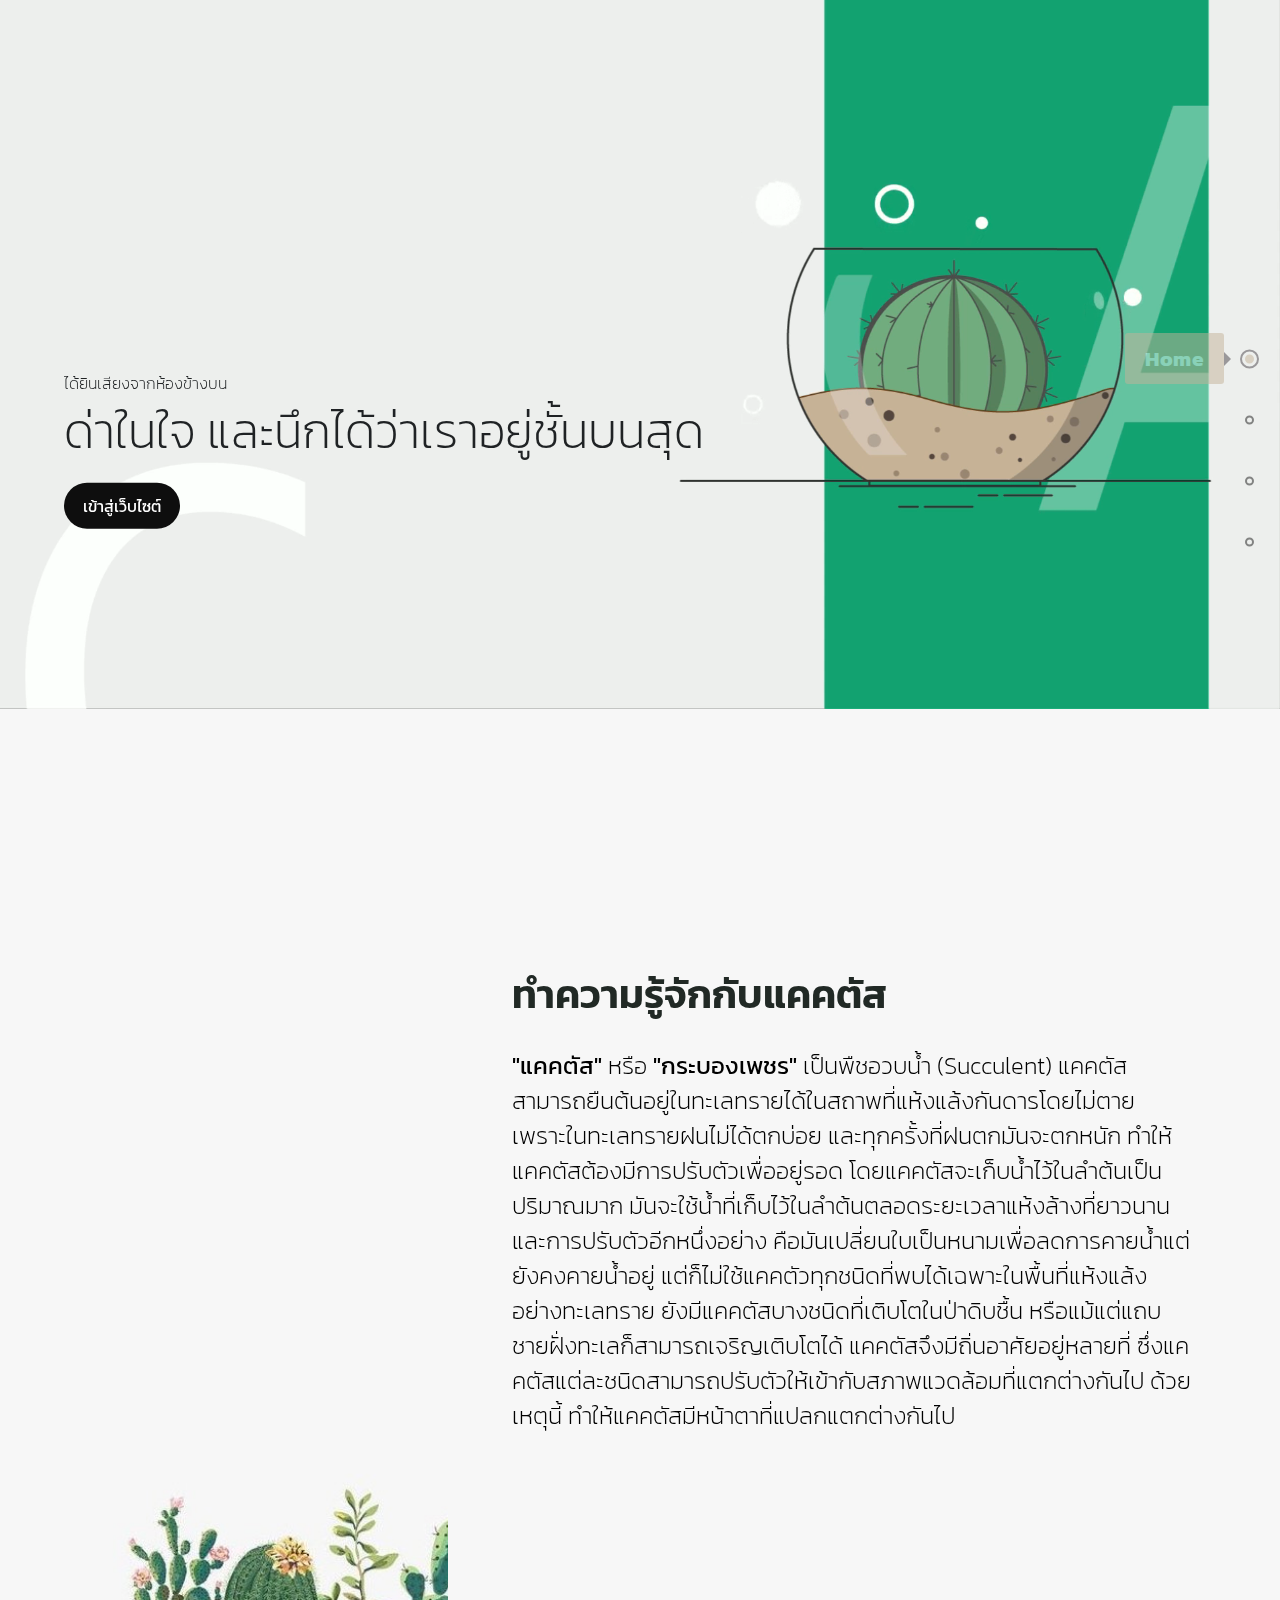
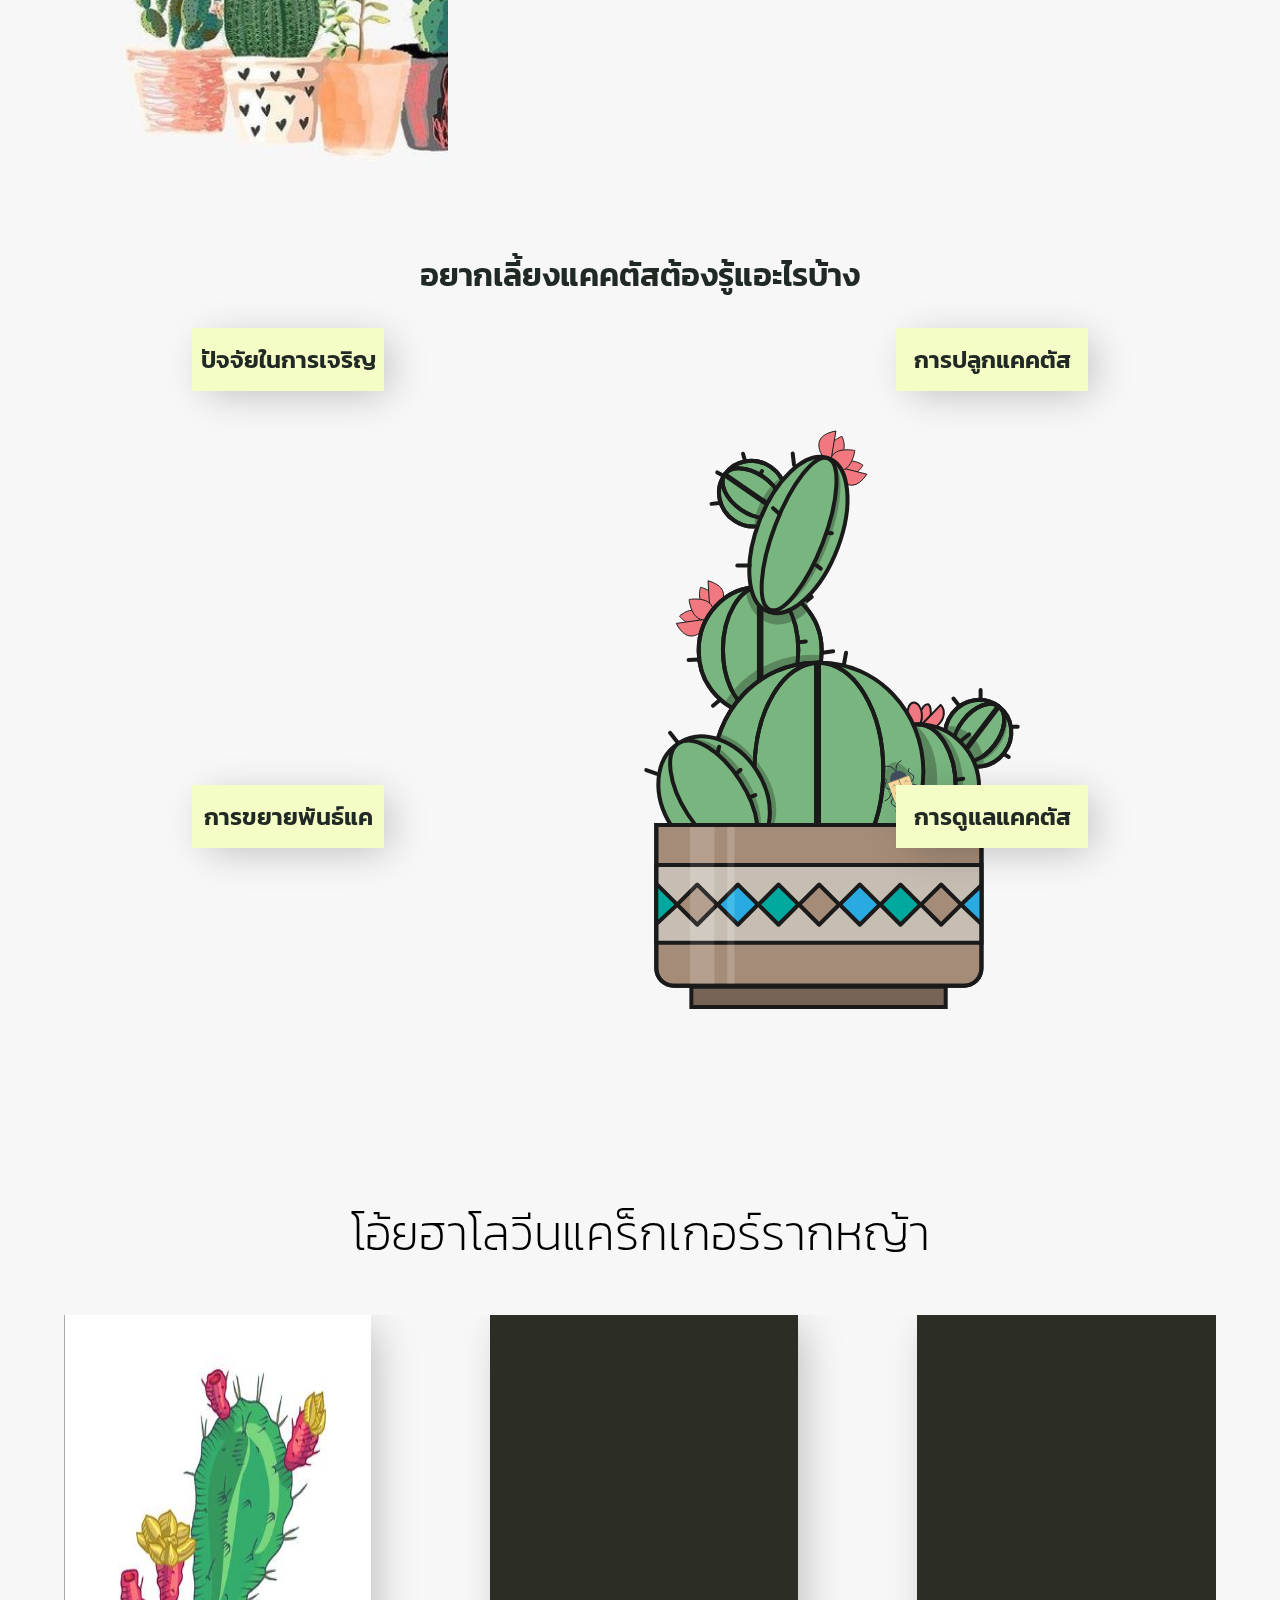
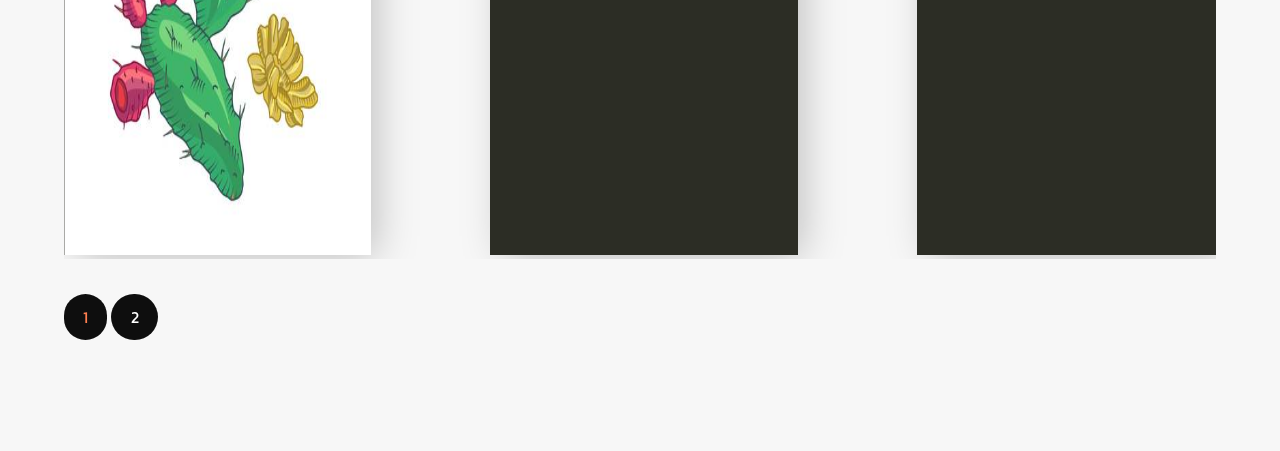
<file: index.html>
<!DOCTYPE html>
<html lang="en">
<head>
    <meta charset="UTF-8">
    <meta name="viewport" content="width=device-width, initial-scale=1.0">
    <meta http-equiv="X-UA-Compatible" content="ie=edge">
    
    <title>Cactus</title>
    <link rel="shortcut icon" href="img/icon.png" type="image/x-icon">
    
    <link href="https://fonts.googleapis.com/css?family=Kanit:200,400" rel="stylesheet">
    <script src="js/jquery-3.3.1.min.js"></script>
    <script src="js/index.js"></script>
    <link rel="stylesheet" href="css/index.css">
</head>
<body>
    <nav class="navbar">
        <ul class="nav-menu">
            <li>
                <a data-scroll="home" href="#home" class="dot active">
                    <span class="text_showing">Home</span>
                </a>
            </li>
            <li>
                <a data-scroll="about" href="#about" class="dot">
                    <span class="text_showing">About</span>
                </a>
            </li>
            <li>
                <a data-scroll="cactus" href="#cactus" class="dot">
                    <span class="text_showing">Cactus</span>
                </a>
            </li>
            <li>
                <a data-scroll="get_money" href="#get_money" class="dot">
                    <span class="text_showing">Money</span>
                </a>
            </li>
        </ul>

    </nav>
    <section id="home">
        <div class="fullscreen-bg">
            <video loop muted autoplay class="fullscreen-bg__video">
                <source src="video/background.webm" type="video/webm">
                    <source src="video/background.mp4" type="video/mp4">
                    </video>
                </div>
                <div class="container">
                    <div class="text_wrapper">
                        <p style="color: rgb(31, 34, 36);">ได้ยินเสียงจากห้องข้างบน</p>
                        <p id="home_text">ด่าในใจ และนึกได้ว่าเราอยู่ชั้นบนสุด </p>
                        <a href="#about" id="enter"> <button>เข้าสู่เว็บไซต์</button> </a>
                    </div>
                </div>
                
            </section>
            <section id="about">
                <div class="container">
                    <div class="textbox">
                        <p class="card_intro">ทำความรู้จักกับแคคตัส</p>
                        <div id="about_text">
                            <p><!-- <b style="font-size:1.5em;">ทำความรู้จักแคคตัส</b> <br> -->
                                <b>"แคคตัส"</b> หรือ <b>"กระบองเพชร"</b> เป็นพืชอวบน้ำ (Succulent) แคคตัสสามารถยืนต้นอยู่ในทะเลทรายได้ในสถาพที่แห้งแล้งกันดารโดยไม่ตาย เพราะในทะเลทรายฝนไม่ได้ตกบ่อย และทุกครั้งที่ฝนตกมันจะตกหนัก ทำให้แคคตัสต้องมีการปรับตัวเพื่ออยู่รอด โดยแคคตัสจะเก็บน้ำไว้ในลำต้นเป็นปริมาณมาก มันจะใช้น้ำที่เก็บไว้ในลำต้นตลอดระยะเวลาแห้งล้างที่ยาวนาน และการปรับตัวอีกหนึ่งอย่าง คือมันเปลี่ยนใบเป็นหนามเพื่อลดการคายน้ำแต่ยังคงคายน้ำอยู่ แต่ก็ไม่ใช้แคคตัวทุกชนิดที่พบได้เฉพาะในพื้นที่แห้งแล้งอย่างทะเลทราย ยังมีแคคตัสบางชนิดที่เติบโตในป่าดิบชื้น หรือแม้แต่แถบชายฝั่งทะเลก็สามารถเจริญเติบโตได้ แคคตัสจึงมีถิ่นอาศัยอยู่หลายที่ ซึ่งแคคตัสแต่ละชนิดสามารถปรับตัวให้เข้ากับสภาพแวดล้อมที่แตกต่างกันไป ด้วยเหตุนี้ ทำให้แคคตัสมีหน้าตาที่แปลกแตกต่างกันไป
                                
                                <!-- <ul id="know">
                                    <li><b> แคคตัสเป็นพืชในกลุ่มของไม้อวบน้ำ   </b>
                                        แต่ไม่ใช่ไม้อวบน้ำที่มีหนามทุกชนิดจะเป็นแคคตัส  สามารถสังเกตได้จากหนาม  ถ้าหากลำต้นไม่มีตุ่มหนาม  และ  หนามขึ้นกระจายอย่างไม่เป็นระเบียบ  ไม่ใช่แคคตัส  เพราะแคคตัสจะมี "หนาม"  หรือ"ขนแข็ง"  อยู่บริเวณตุ่มหนาม  และเรียงไปตามแนวสันสูงจากโคนต้นไปถึงปลายยอดอย่างเป็นระเบีย
                                    </li>
                                    <br>
                                    <li><b>แคคตัสเป็นพืชใบเลี้ยงคู่ </b>
                                        แคคตัสก็มีใบและลำต้นเหมือนพรรณไม้ทั่วๆไป  แต่เนื่องจากสภาพอากาศที่แห้งแล้ง  จึงต้องปรับสภาพโดยการลดรูปใบให้เล็กลงจนกลายเป็นหนามเพื่อลดการคายน้ำ  ทำให้ลำต้นมีลักษณะอวบอ้วนและสั้นลงเพื่อสะสมน้ำ
                                    </li>
                                    <br>
                                    <li>
                                        <b> แคคตัสไม่ได้พบได้เพียงในทะเลทราย  หรือพื้นที่ที่มีสภาพอากาศร้อน </b>
                                        สามารถพบแคคตัสได้เกือบทุกสภาพอากาศ  เช่น  ป่าเขตร้อนชื้น  ป่าเขตร้อน  หรือในที่ที่มีแดดส่องถึง  แคคตัสจำพวกนี้จะมีการพัฒนาลำต้นให้บางแบน  ลดหนามที่ไม่จำเป็นลง หรือหายไป  ผิวจะแข็งแรงขึ้นเมื่อไม่มีหนาม  และเพิ่มพื้นที่ในการสังเคราะห์แสง  เช่น  แคคตัสสกุล  Epiphyllum และ Schlumberea
                                    </li>
                                    <br>
                                    <li>
                                        <b>  แคคตัสบางชนิดพออายุครบปีก็จะออกดอก </b>
                                        บางชนิดอายุ 10 ปี ถึงจะออกดอก  ส่วนใหญ่แคคตัสจะออกดอกช่วงฤดูร้อน
                                    </li>
                                    <br>
                                    <li>
                                        <b>แคคตัสช่วยดูดรังสี</b>
                                        เช่น รังสีที่แผ่ออกมาจากแสงของคอมพิวเตอร์  เพราะหนามของแคคตัสสามารถดูดรังสี  และจักษุแพทย์ของไทยได้ให้ข้อสันนิษฐานว่า  "พืชสีเขียวมีคลอโรฟิลล์รับแสงแดดอยู่แล้วในการปรุงอาหาร  ฉะนั้นกระบองเพชรมีสีเขียวมีโอกาสดูดซับรังสีจากคอมพิวเตอร์ได้บางส่วน"
                                    </li>
                                </ul> -->
                                
                            </p>
                        </div>
                    </div>
                    <div id="pic_about"></div>
                </div>
            </section>
            <section id="cactus">
                <div class="choice">
                    <div class="card card_left" >
                        <p class="card_subtopic"> ปัจจัยในการเจริญเติบโต</p>
                        
                        <div class="text_holder">
                            <p> เนื่องจากแคคตัสเป็นพืชที่อาศัยอยู่ในทะเลทรายที่มีอากาศร้อน จะต้องมีการให้แดด ให้น้ำอย่างไร</p>
                            <button class="choice_btn">อ่านเพิ่มเติม</button>
                        </div>
                    </div>
                    
                    <div class="card card_right">
                        <p class="card_subtopic"> การปลูกแคคตัส</p>
                        
                        <div class="text_holder">
                            <p> เมื่อเลี้ยงแคคตัสไประยะหนึ่ง แคคตัสจะใหญ่ขึ้น ทำให้ต้องมีการเปลี่ยนกระถางใบใหม่เพื่อให้มีความเหมาะสมกับขนาดของลำต้น</p>
                            <button class="choice_btn">อ่านเพิ่มเติม</button>
                        </div>
                    </div>  
                    
                    <div class="card card_left card_under">
                        <p class="card_subtopic"> การขยายพันธ์แคคตัส</p>
                        
                        <div class="text_holder">    
                            <p> แคคตัสเป็นพืชที่ขยายพันธ์ได้รวดเร็วอีกชนิด หลายคนคิดว่าการขยายพันธ์แคคตัสเป็นเรื่องที่ยาก จริงหรือ?</p>
                            <button class="choice_btn">อ่านเพิ่มเติม</button>
                        </div>
                    </div>
                    
                    <div class="card card_right card_under">
                        <p class="card_subtopic"> การดูแลแคคตัส</p>
                        
                        <div class="text_holder">    
                            <p> การเลี้ยงแคคตัส เป็นเรื่องที่ง่าย แต่การเลี้ยงแคคตัสให้สวยงามนั้นเป็นเรื่องที่ยาก และแคคตัสที่สวยงามบ่งบอกถึงความดูแลเอาใจใส่</p>
                            <button class="choice_btn">อ่านเพิ่มเติม</button>
                        </div>
                    </div>
                </div>
                <div class="container selector">
                    <p class="card_topic"> อยากเลี้ยงแคคตัสต้องรู้แอะไรบ้าง</p>
                    <img src="img/bugs.svg" alt="" id="big_img">
                </div>
            </section>
            
        </div>
    </section>
    
    <section id="get_money">
        <div class="container" id="money">
            <p class="topic" id="money_topic">โอ้ยฮาโลวีนแคร็กเกอร์รากหญ้า</p>
            <div class="slider">
                <div class="box">
                    <div class="box-cover">
                        <p class="box-name">All new iPad pro</p>
                        <p>
                            ได้ยินเสียงจากห้องข้างบน ด่าในใจ และนึกได้ว่าเราอยู่ชั้นบนสุด เมื่อคิดอะไรไม่ออก จึงบอกปลัด
                            พอปลัดได้ยินก็พูดว่า สุจัดปลัดบอก ขนาดโดนไล่ออกยังโทรมาบอกว่าสุดจัด
                        </p>
                        <br>
                        <hr>
                        <p class="price">
                            ราคาโคตรน่ารัก : <span class="highlight"> 99.99$ </span>
                        </p>
                        <hr>
                        <button class="choice_btn">อ่านเพิ่มเติม</button>
                    </div>
                    <img src="img/hmmm.jpg" alt="">
                </div>
                <div class="box"></div>
                <div class="box"></div>
                <div class="box"></div>
                <div class="box"></div>
            </div>
            <div class="money_page">
                <button class="money_btn btn_active" id="page1">1</button>
                <button class="money_btn" id="page2">2</button>
            </div>
        </div>        
        
    </section>
</body>
</html>


<!-- 1. ใส่ footer ให้เว็ปหน่อย ดูได้ในโฟลเดอร์ ref > footer มีแบบอยู่ -->

<!-- 2. อยากให้ navbar ยื่นออกมานิดนึง ดูตัวอย่าง ref > nav -->
</file>
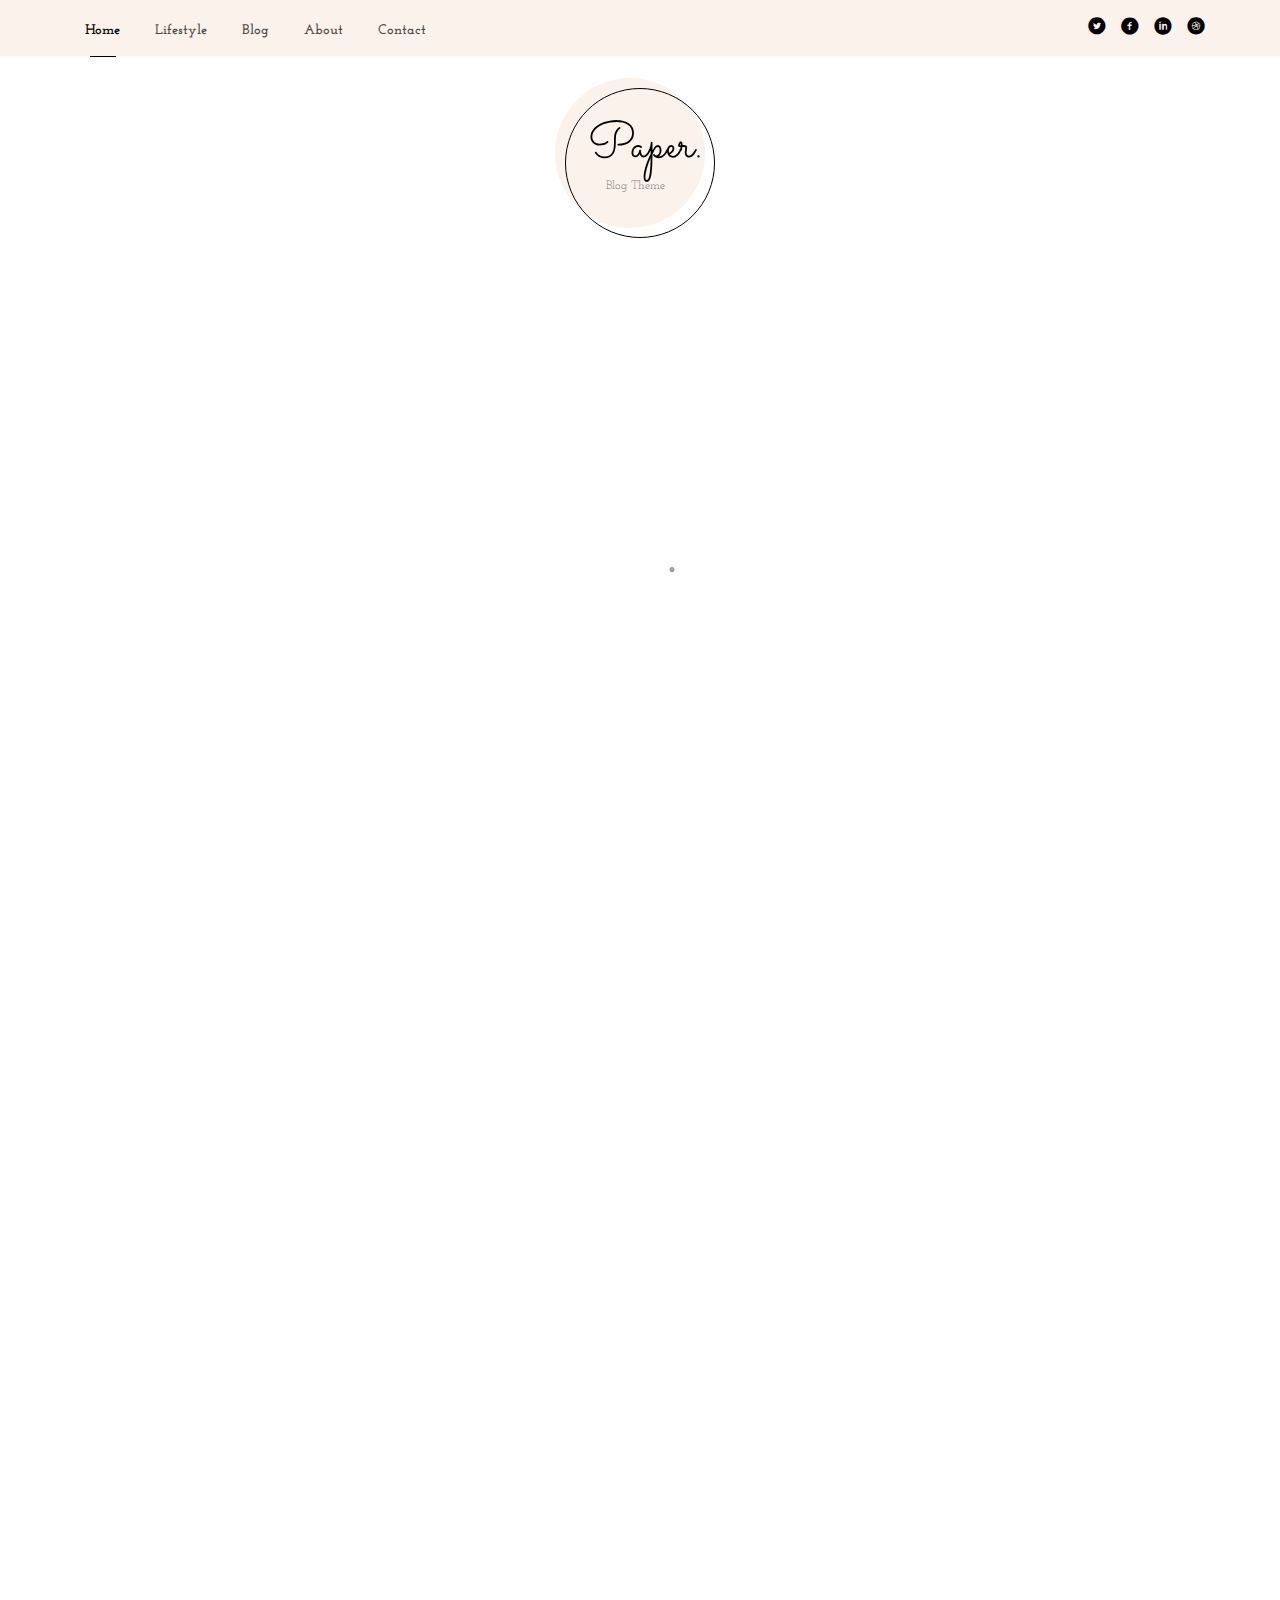
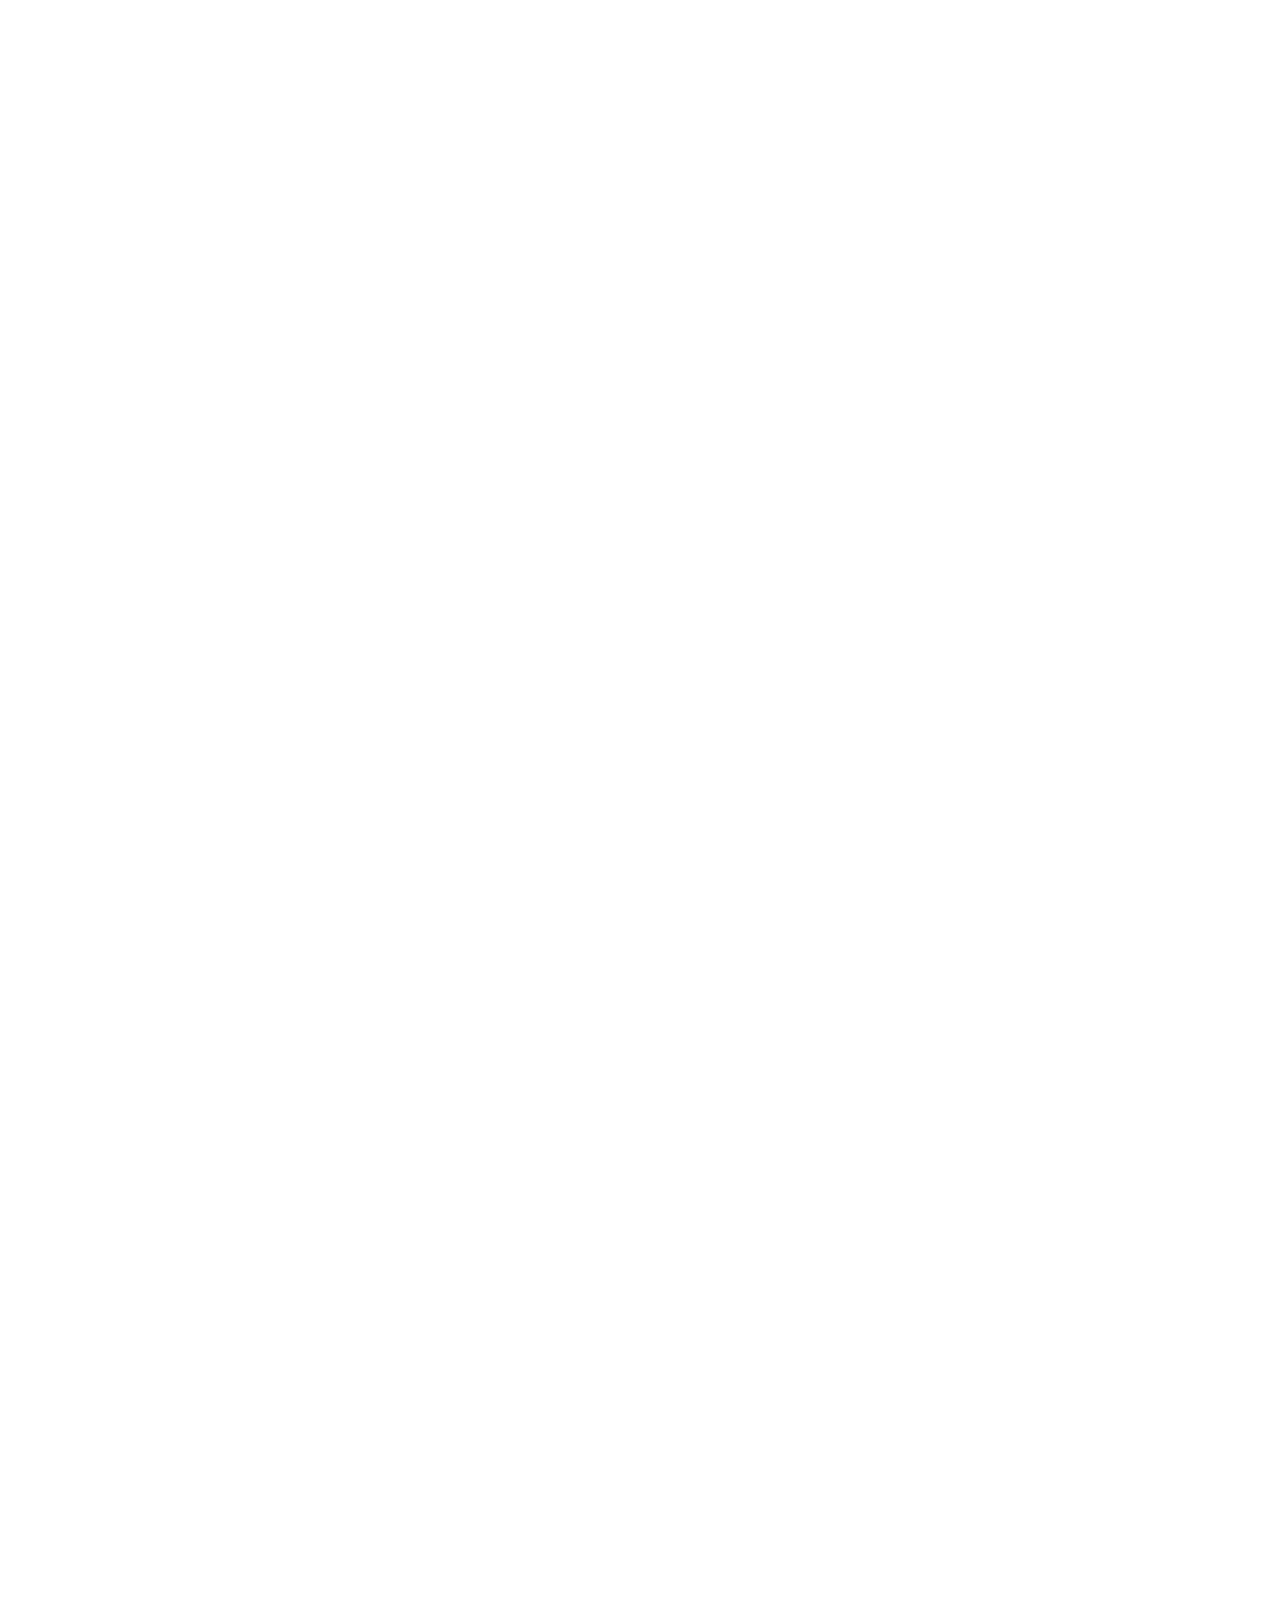
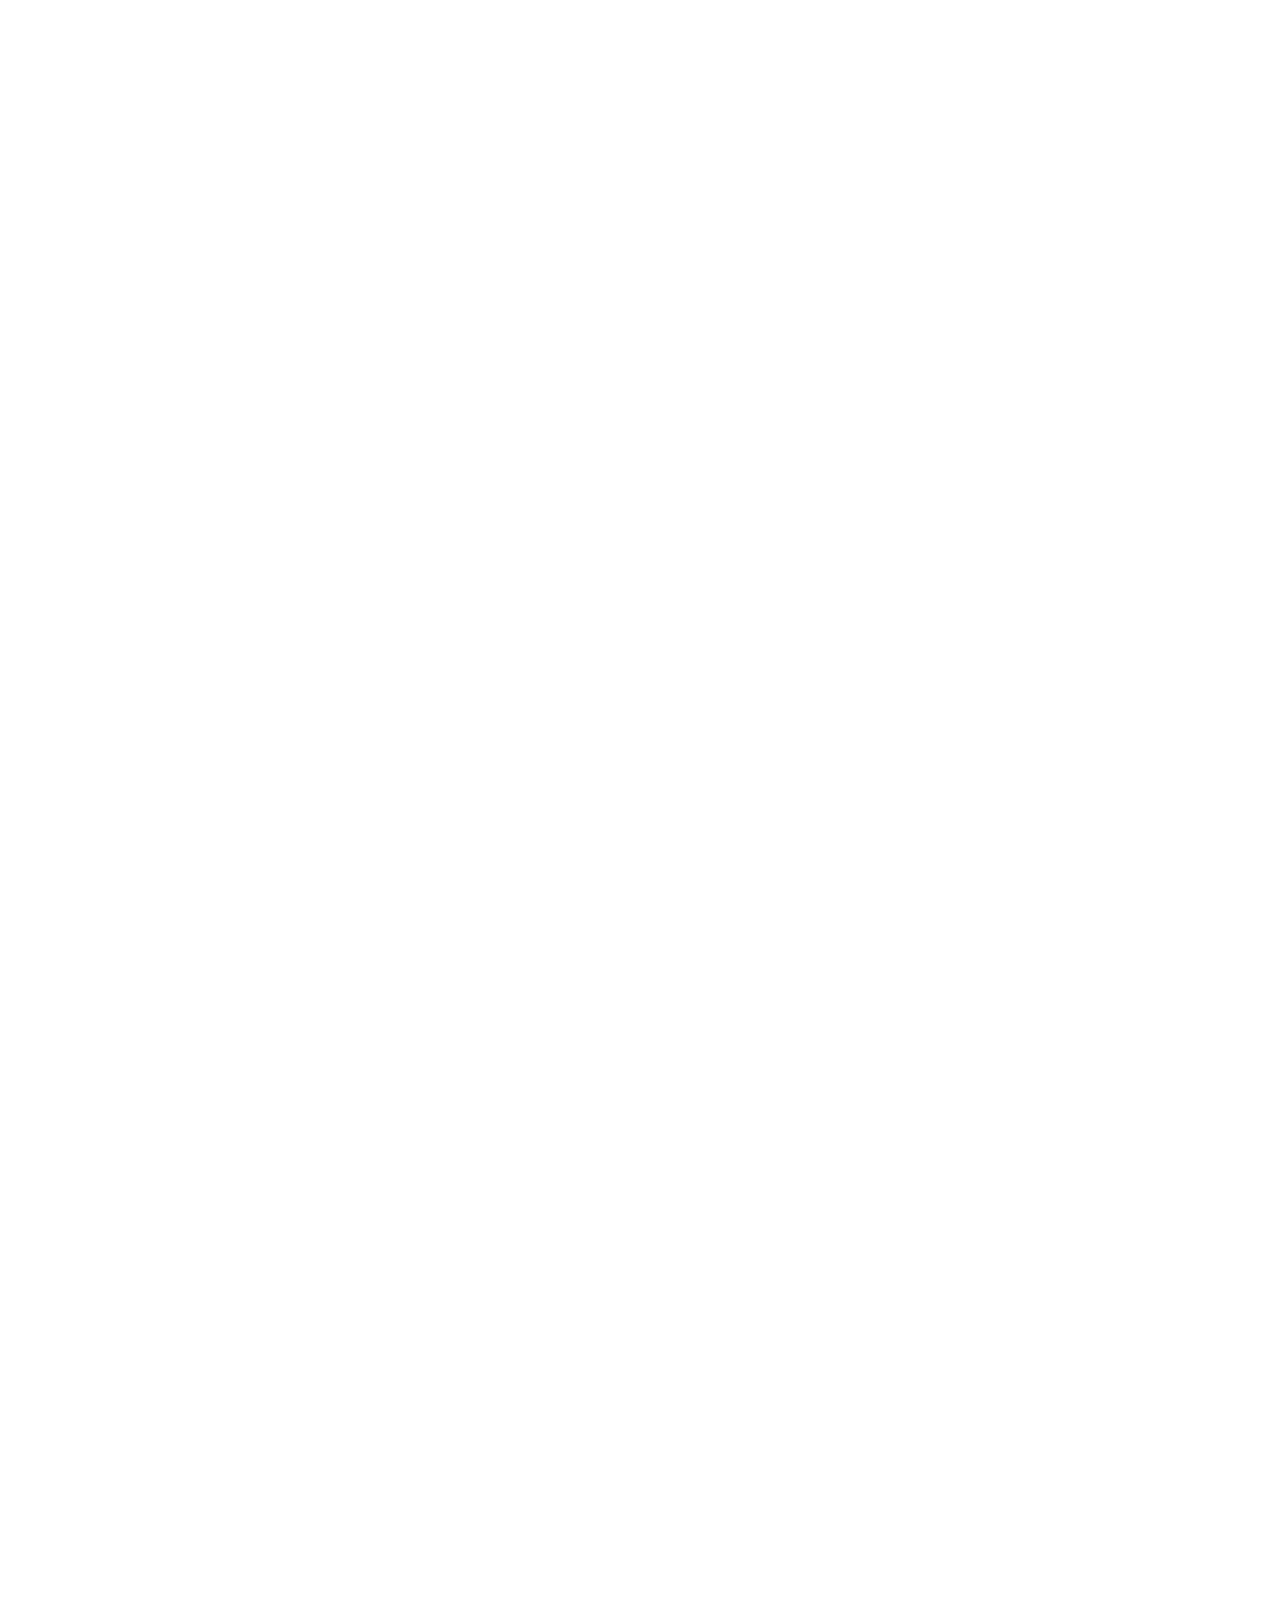
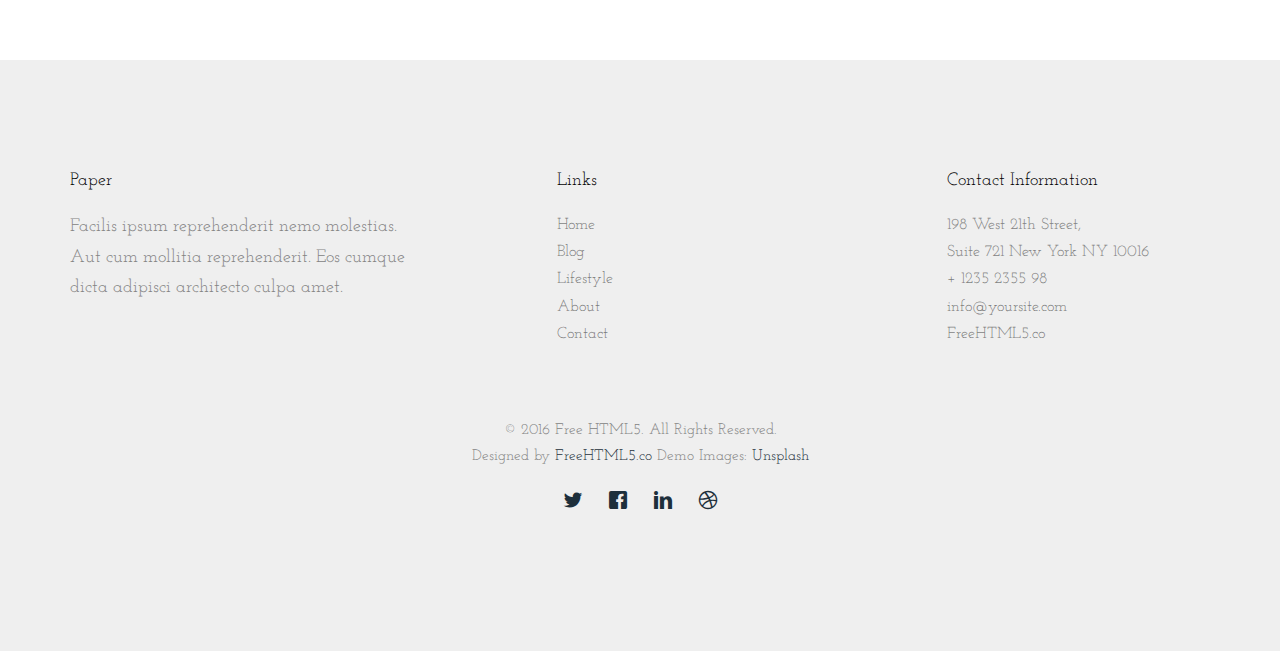
<file: paper/index.html>
<!DOCTYPE HTML>
<html>
	<head>
	<meta charset="utf-8">
	<meta http-equiv="X-UA-Compatible" content="IE=edge">
	<title>Paper &mdash; Free Website Template, Free HTML5 Template by freehtml5.co</title>
	<meta name="viewport" content="width=device-width, initial-scale=1">
	<meta name="description" content="Free HTML5 Website Template by freehtml5.co" />
	<meta name="keywords" content="free website templates, free html5, free template, free bootstrap, free website template, html5, css3, mobile first, responsive" />
	<meta name="author" content="freehtml5.co" />

	<!-- 
	//////////////////////////////////////////////////////

	FREE HTML5 TEMPLATE 
	DESIGNED & DEVELOPED by FreeHTML5.co
		
	Website: 		http://freehtml5.co/
	Email: 			info@freehtml5.co
	Twitter: 		http://twitter.com/fh5co
	Facebook: 		https://www.facebook.com/fh5co

	//////////////////////////////////////////////////////
	 -->

  	<!-- Facebook and Twitter integration -->
	<meta property="og:title" content=""/>
	<meta property="og:image" content=""/>
	<meta property="og:url" content=""/>
	<meta property="og:site_name" content=""/>
	<meta property="og:description" content=""/>
	<meta name="twitter:title" content="" />
	<meta name="twitter:image" content="" />
	<meta name="twitter:url" content="" />
	<meta name="twitter:card" content="" />

	<link href="https://fonts.googleapis.com/css?family=Josefin+Slab:400,600,700" rel="stylesheet">
	<link href="https://fonts.googleapis.com/css?family=Sacramento" rel="stylesheet">
	
	<!-- Animate.css -->
	<link rel="stylesheet" href="css/animate.css">
	<!-- Icomoon Icon Fonts-->
	<link rel="stylesheet" href="css/icomoon.css">
	<!-- Bootstrap  -->
	<link rel="stylesheet" href="css/bootstrap.css">

	<!-- Magnific Popup -->
	<link rel="stylesheet" href="css/magnific-popup.css">

	<!-- Flexslider  -->
	<link rel="stylesheet" href="css/flexslider.css">

	<!-- Theme style  -->
	<link rel="stylesheet" href="css/style.css">

	<!-- Modernizr JS -->
	<script src="js/modernizr-2.6.2.min.js"></script>
	<!-- FOR IE9 below -->
	<!--[if lt IE 9]>
	<script src="js/respond.min.js"></script>
	<![endif]-->

	</head>
	<body>
		
	<div class="fh5co-loader"></div>
	
	<div id="page">
	<nav class="fh5co-nav" role="navigation">
		<div class="container-fluid">
			<div class="row">
				<div class="top-menu">
					<div class="container">
						<div class="row">
							<div class="col-sm-7 text-left menu-1">
								<ul>
									<li class="active"><a href="index.html">Home</a></li>
									<li><a href="blog.html">Lifestyle</a></li>
									<li class="has-dropdown">
										<a href="blog.html">Blog</a>
										<ul class="dropdown">
											<li><a href="#">Web Design</a></li>
											<li><a href="#">eCommerce</a></li>
											<li><a href="#">Branding</a></li>
											<li><a href="#">API</a></li>
										</ul>
									</li>
									<li><a href="about.html">About</a></li>
									<li><a href="contact.html">Contact</a></li>
								</ul>
							</div>
							<div class="col-sm-5">
								<ul class="fh5co-social-icons">
									<li><a href="#"><i class="icon-twitter-with-circle"></i></a></li>
									<li><a href="#"><i class="icon-facebook-with-circle"></i></a></li>
									<li><a href="#"><i class="icon-linkedin-with-circle"></i></a></li>
									<li><a href="#"><i class="icon-dribbble-with-circle"></i></a></li>
								</ul>
							</div>
						</div>
					</div>
				</div>
			</div>
			<div class="row">
				<div class="col-xs-12 text-center menu-2">
					<div id="fh5co-logo">
						<h1>
							<a href="index.html">
							Paper<span>.</span>
							<small>Blog Theme</small>
							</a>
						</h1>
					</div>
				</div>
			</div>
		</div>
	</nav>

	<aside id="fh5co-hero">
		<div class="container">
			<div class="row">
				<div class="col-md-8">
					<div class="flexslider animate-box">
						<ul class="slides">
					   	<li style="background-image: url(images/img_bg_1.jpg);">
					   		<div class="overlay-gradient"></div>
					   		<div class="container-fluid">
					   			<div class="row">
						   			<div class="col-md-10 col-md-offset-1 slider-text">
						   				<div class="slider-text-inner">
						   					<h1>Not Every Project Needs To Be Perfect</h1>
												<h2>Free html5 templates Made by <a href="http://freehtml5.co/" target="_blank">freehtml5.co</a></h2>
												<p class="ct"><a href="#">Learn More <i class="icon-arrow-right"></i></a></p>
						   				</div>
						   			</div>
						   		</div>
					   		</div>
					   	</li>
					   	<li style="background-image: url(images/img_bg_2.jpg);">
					   		<div class="overlay-gradient"></div>
					   		<div class="container-fluid">
					   			<div class="row">
						   			<div class="col-md-10 col-md-offset-1 slider-text">
						   				<div class="slider-text-inner">
						   					<h1>Minimal &amp; Clean Blog WordPress</h1>
												<h2>Free html5 templates Made by <a href="http://freehtml5.co/" target="_blank">freehtml5.co</a></h2>
												<p class="ct"><a href="#">Learn More <i class="icon-arrow-right"></i></a></p>
						   				</div>
						   			</div>
						   		</div>
					   		</div>
					   	</li>
					   	<li style="background-image: url(images/img_bg_3.jpg);">
					   		<div class="overlay-gradient"></div>
					   		<div class="container-fluid">
					   			<div class="row">
						   			<div class="col-md-10 col-md-offset-1 slider-text">
						   				<div class="slider-text-inner">
						   					<h1>What Would You Like To Learn?</h1>
												<h2>Free html5 templates Made by <a href="http://freehtml5.co/" target="_blank">freehtml5.co</a></h2>
												<p class="ct"><a href="#">Learn More <i class="icon-arrow-right"></i></a></p>
						   				</div>
						   			</div>
						   		</div>
					   		</div>
					   	</li>		   	
					  	</ul>
				  	</div>
				</div>
				<div class="col-md-4">
					<a href="#" class="featured text-center animate-box" style="background-image: url(images/img_bg_3.jpg);">
						<div class="desc">
							<span class="date">Dec 25, 2016</span>
							<h3>Every Start has an End</h3>
							<span class="category">Inspirational</span>
						</div>
					</a>
					<a href="#" class="featured text-center animate-box" style="background-image: url(images/img_bg_2.jpg);">
						<div class="desc">
							<span class="date">Dec 25, 2016</span>
							<h3>Most Beautiful Website in 2016</h3>
							<span class="category">Inspirational</span>
						</div>
					</a>
				</div>
			</div>
		</div>
	</aside>

	<div id="fh5co-blog-popular">
		<div class="container">
			<div class="row animate-box">
				<div class="col-md-12 col-md-offset-0 text-center fh5co-heading">
					<h2><span>Popular Post</span></h2>
				</div>
			</div>
			<div class="row">
				<div class="col-md-3">
					<div class="fh5co-blog animate-box">
						<a href="#"><img class="img-responsive" src="images/blog-1.jpg" alt=""></a>
						<div class="blog-text">
							<h3><a href="#">Conquer The World</a></h3>
						</div> 
					</div>
				</div>
				<div class="col-md-3">
					<div class="fh5co-blog animate-box">
						<a href="#"><img class="img-responsive" src="images/blog-2.jpg" alt=""></a>
						<div class="blog-text">
							<h3><a href="#">List Minimal Design</a></h3>
						</div> 
					</div>
				</div>
				<div class="col-md-3">
					<div class="fh5co-blog animate-box">
						<a href="#"><img class="img-responsive" src="images/blog-1.jpg" alt=""></a>
						<div class="blog-text">
							<h3><a href="#">Modeling Spotted</a></h3>
						</div> 
					</div>
				</div>
				<div class="col-md-3">
					<div class="fh5co-blog animate-box">
						<a href="#"><img class="img-responsive" src="images/blog-2.jpg" alt=""></a>
						<div class="blog-text">
							<h3><a href="#">Around The World</a></h3>
						</div> 
					</div>
				</div>
			</div>
		</div>
	</div>

	<div id="fh5co-content">
		<div class="container">
			<div class="row">
				<div class="col-md-9 col-padded-right">
					<div class="row">
						<div class="col-md-12">
							<div class="fh5co-blog animate-box">
								<div class="title title-pin text-center">
									<span class="posted-on">Nov. 15th 2016</span>
									<h3><a href="#">Modeling &amp; Stylist in USA</a></h3>
									<span class="category">Lifestyle</span>
								</div>
								<a href="#"><img class="img-responsive" src="images/blog-1.jpg" alt=""></a>
								<div class="blog-text text-center">
									<p>Far far away, behind the word mountains, far from the countries Vokalia and Consonantia, there live the blind texts. Dignissimos asperiores vitae velit veniam totam fuga molestias accusamus alias autem provident. Odit ab aliquam dolor eius. Dignissimos asperiores vitae velit veniam totam fuga molestias accusamus alias autem provident. Odit ab aliquam dolor eius.</p>
									<ul class="fh5co-social-icons">
										<li>Share:</li>
										<li><a href="#"><i class="icon-twitter-with-circle"></i></a></li>
										<li><a href="#"><i class="icon-facebook-with-circle"></i></a></li>
										<li><a href="#"><i class="icon-linkedin-with-circle"></i></a></li>
										<li><a href="#"><i class="icon-dribbble-with-circle"></i></a></li>
									</ul>
								</div> 
							</div>
						</div>
						<div class="col-md-6">
							<div class="fh5co-blog animate-box">
								<div class="title text-center">
									<span class="posted-on">Nov. 15th 2016</span>
									<h3><a href="#">Modeling &amp; Stylist in USA</a></h3>
									<span class="category">Lifestyle</span>
								</div>
								<a href="#"><img class="img-responsive" src="images/blog-2.jpg" alt=""></a>
								<div class="blog-text text-center">
									<p>Far far away, behind the word mountains, far from the countries Vokalia and Consonantia, there live the blind texts.</p>
									<ul class="fh5co-social-icons">
										<li>Share:</li>
										<li><a href="#"><i class="icon-twitter-with-circle"></i></a></li>
										<li><a href="#"><i class="icon-facebook-with-circle"></i></a></li>
										<li><a href="#"><i class="icon-linkedin-with-circle"></i></a></li>
										<li><a href="#"><i class="icon-dribbble-with-circle"></i></a></li>
									</ul>
								</div> 
							</div>
						</div>
						<div class="col-md-6">
							<div class="fh5co-blog animate-box">
								<div class="title text-center">
									<span class="posted-on">Nov. 15th 2016</span>
									<h3><a href="#">Modeling &amp; Stylist in USA</a></h3>
									<span class="category">Lifestyle</span>
								</div>
								<a href="#"><img class="img-responsive" src="images/blog-1.jpg" alt=""></a>
								<div class="blog-text text-center">
									<p>Far far away, behind the word mountains, far from the countries Vokalia and Consonantia, there live the blind texts.</p>
									<ul class="fh5co-social-icons">
										<li>Share:</li>
										<li><a href="#"><i class="icon-twitter-with-circle"></i></a></li>
										<li><a href="#"><i class="icon-facebook-with-circle"></i></a></li>
										<li><a href="#"><i class="icon-linkedin-with-circle"></i></a></li>
										<li><a href="#"><i class="icon-dribbble-with-circle"></i></a></li>
									</ul>
								</div> 
							</div>
						</div>
						<div class="col-md-6">
							<div class="fh5co-blog animate-box">
								<div class="title text-center">
									<span class="posted-on">Nov. 15th 2016</span>
									<h3><a href="#">Modeling &amp; Stylist in USA</a></h3>
									<span class="category">Lifestyle</span>
								</div>
								<a href="#"><img class="img-responsive" src="images/blog-2.jpg" alt=""></a>
								<div class="blog-text text-center">
									<p>Far far away, behind the word mountains, far from the countries Vokalia and Consonantia, there live the blind texts.</p>
									<ul class="fh5co-social-icons">
										<li>Share:</li>
										<li><a href="#"><i class="icon-twitter-with-circle"></i></a></li>
										<li><a href="#"><i class="icon-facebook-with-circle"></i></a></li>
										<li><a href="#"><i class="icon-linkedin-with-circle"></i></a></li>
										<li><a href="#"><i class="icon-dribbble-with-circle"></i></a></li>
									</ul>
								</div> 
							</div>
						</div>
						<div class="col-md-6">
							<div class="fh5co-blog animate-box">
								<div class="title text-center">
									<span class="posted-on">Nov. 15th 2016</span>
									<h3><a href="#">Modeling &amp; Stylist in USA</a></h3>
									<span class="category">Lifestyle</span>
								</div>
								<a href="#"><img class="img-responsive" src="images/blog-1.jpg" alt=""></a>
								<div class="blog-text text-center">
									<p>Far far away, behind the word mountains, far from the countries Vokalia and Consonantia, there live the blind texts.</p>
									<ul class="fh5co-social-icons">
										<li>Share:</li>
										<li><a href="#"><i class="icon-twitter-with-circle"></i></a></li>
										<li><a href="#"><i class="icon-facebook-with-circle"></i></a></li>
										<li><a href="#"><i class="icon-linkedin-with-circle"></i></a></li>
										<li><a href="#"><i class="icon-dribbble-with-circle"></i></a></li>
									</ul>
								</div> 
							</div>
						</div>
					</div>
				</div>
				
				<aside id="sidebar">
					<div class="col-md-3">
						<div class="side animate-box">
							<div class="col-md-12 col-md-offset-0 text-center fh5co-heading fh5co-heading-sidebar">
								<h2><span>About Me</span></h2>
							</div>
							<div class="fh5co-staff">
								<img src="images/user-2.jpg" alt="Free HTML5 Templates by FreeHTML5.co">
								<h3>Jean Smith</h3>
								<strong class="role">CEO, Founder</strong>
								<p>Quos quia provident conse culpa facere ratione maxime commodi voluptates id repellat velit eaque aspernatur expedita.</p>
								<ul class="fh5co-social-icons">
									<li><a href="#"><i class="icon-facebook"></i></a></li>
									<li><a href="#"><i class="icon-twitter"></i></a></li>
									<li><a href="#"><i class="icon-dribbble"></i></a></li>
									<li><a href="#"><i class="icon-github"></i></a></li>
								</ul>
							</div>
						</div>
						<div class="side animate-box">
							<div class="col-md-12 col-md-offset-0 text-center fh5co-heading fh5co-heading-sidebar">
								<h2><span>Latest Posts</span></h2>
							</div>
							<div class="blog-entry">
								<a href="#">
									<img src="images/blog-1.jpg" class="img-responsive" alt="">
									<div class="desc">
										<span class="date">Dec. 25, 2016</span>
										<h3>Most Beautiful Site in 2016</h3>
									</div>
								</a>
							</div>
							<div class="blog-entry">
								<a href="#">
									<img src="images/blog-2.jpg" class="img-responsive" alt="">
									<div class="desc">
										<span class="date">Dec. 25, 2016</span>
										<h3>Most Beautiful Site in 2016</h3>
									</div>
								</a>
							</div>
							<div class="blog-entry">
								<a href="#">
									<img src="images/blog-1.jpg" class="img-responsive" alt="">
									<div class="desc">
										<span class="date">Dec. 25, 2016</span>
										<h3>Most Beautiful Site in 2016</h3>
									</div>
								</a>
							</div>
						</div>
						<div class="side animate-box">
							<div class="col-md-12 col-md-offset-0 text-center fh5co-heading fh5co-heading-sidebar">
								<h2><span>Category</span></h2>
							</div>
							<ul class="category">
								<li><a href="#"><i class="icon-check"></i>Lifestyle</a></li>
								<li><a href="#"><i class="icon-check"></i>Web Development</a></li>
								<li><a href="#"><i class="icon-check"></i>Web Design</a></li>
								<li><a href="#"><i class="icon-check"></i>Nature</a></li>
								<li><a href="#"><i class="icon-check"></i>Life</a></li>
								<li><a href="#"><i class="icon-check"></i>Entertainment</a></li>
							</ul>
						</div>
						<div class="side animate-box">
							<div class="col-md-12 col-md-offset-0 text-center fh5co-heading fh5co-heading-sidebar">
								<h2><span>Intagram</span></h2>
							</div>
							<div class="row">
								<div class="col-md-12">
									<div class="insta" style="background-image: url(images/insta-1.jpg);">
										
									</div>
								</div>
							</div>
						</div>
					</div>
				</aside>

			</div>
		</div>
	</div>

	<div id="fh5co-instagram">
		<div class="container">
			<div class="row animate-box">
				<div class="col-md-12 col-md-offset-0 text-center fh5co-heading">
					<h2><span>Instagram Posts</span></h2>
				</div>
			</div>
		</div>
		<div class="row">
			<div class="col-md-3 nopadding animate-box" data-animate-effect="fadeIn">
				<div class="insta" style="background-image: url(images/insta-1.jpg);"></div>
			</div>
			<div class="col-md-3 nopadding animate-box" data-animate-effect="fadeIn">
				<div class="insta" style="background-image: url(images/insta-2.jpg);"></div>
			</div>
			<div class="col-md-3 nopadding animate-box" data-animate-effect="fadeIn">
				<div class="insta" style="background-image: url(images/insta-3.jpg);"></div>
			</div>
			<div class="col-md-3 nopadding animate-box" data-animate-effect="fadeIn">
				<div class="insta" style="background-image: url(images/insta-4.jpg);"></div>
			</div>
		</div>
	</div>

	<footer id="fh5co-footer" role="contentinfo">
		<div class="container">
			<div class="row row-pb-md">
				<div class="col-md-4 fh5co-widget">
					<h4>Paper</h4>
					<p>Facilis ipsum reprehenderit nemo molestias. Aut cum mollitia reprehenderit. Eos cumque dicta adipisci architecto culpa amet.</p>
				</div>
				<div class="col-md-4 col-md-push-1">
					<h4>Links</h4>
					<ul class="fh5co-footer-links">
						<li><a href="#">Home</a></li>
						<li><a href="#">Blog</a></li>
						<li><a href="#">Lifestyle</a></li>
						<li><a href="#">About</a></li>
						<li><a href="#">Contact</a></li>
					</ul>
				</div>

				<div class="col-md-4 col-md-push-1">
					<h4>Contact Information</h4>
					<ul class="fh5co-footer-links">
						<li>198 West 21th Street, <br> Suite 721 New York NY 10016</li>
						<li><a href="tel://1234567920">+ 1235 2355 98</a></li>
						<li><a href="mailto:info@yoursite.com">info@yoursite.com</a></li>
						<li><a href="http://freehtml5.co">FreeHTML5.co</a></li>
					</ul>
				</div>

			</div>

			<div class="row copyright">
				<div class="col-md-12 text-center">
					<p>
						<small class="block">&copy; 2016 Free HTML5. All Rights Reserved.</small> 
						<small class="block">Designed by <a href="http://freehtml5.co/" target="_blank">FreeHTML5.co</a> Demo Images: <a href="http://unsplash.co/" target="_blank">Unsplash</a></small>
					</p>
					<p>
						<ul class="fh5co-social-icons">
							<li><a href="#"><i class="icon-twitter"></i></a></li>
							<li><a href="#"><i class="icon-facebook"></i></a></li>
							<li><a href="#"><i class="icon-linkedin"></i></a></li>
							<li><a href="#"><i class="icon-dribbble"></i></a></li>
						</ul>
					</p>
				</div>
			</div>

		</div>
	</footer>
	</div>

	<div class="gototop js-top">
		<a href="#" class="js-gotop"><i class="icon-arrow-up"></i></a>
	</div>
	
	<!-- jQuery -->
	<script src="js/jquery.min.js"></script>
	<!-- jQuery Easing -->
	<script src="js/jquery.easing.1.3.js"></script>
	<!-- Bootstrap -->
	<script src="js/bootstrap.min.js"></script>
	<!-- Waypoints -->
	<script src="js/jquery.waypoints.min.js"></script>
	<!-- Flexslider -->
	<script src="js/jquery.flexslider-min.js"></script>
	<!-- Magnific Popup -->
	<script src="js/jquery.magnific-popup.min.js"></script>
	<script src="js/magnific-popup-options.js"></script>
	<!-- Main -->
	<script src="js/main.js"></script>

	</body>
</html>
</file>
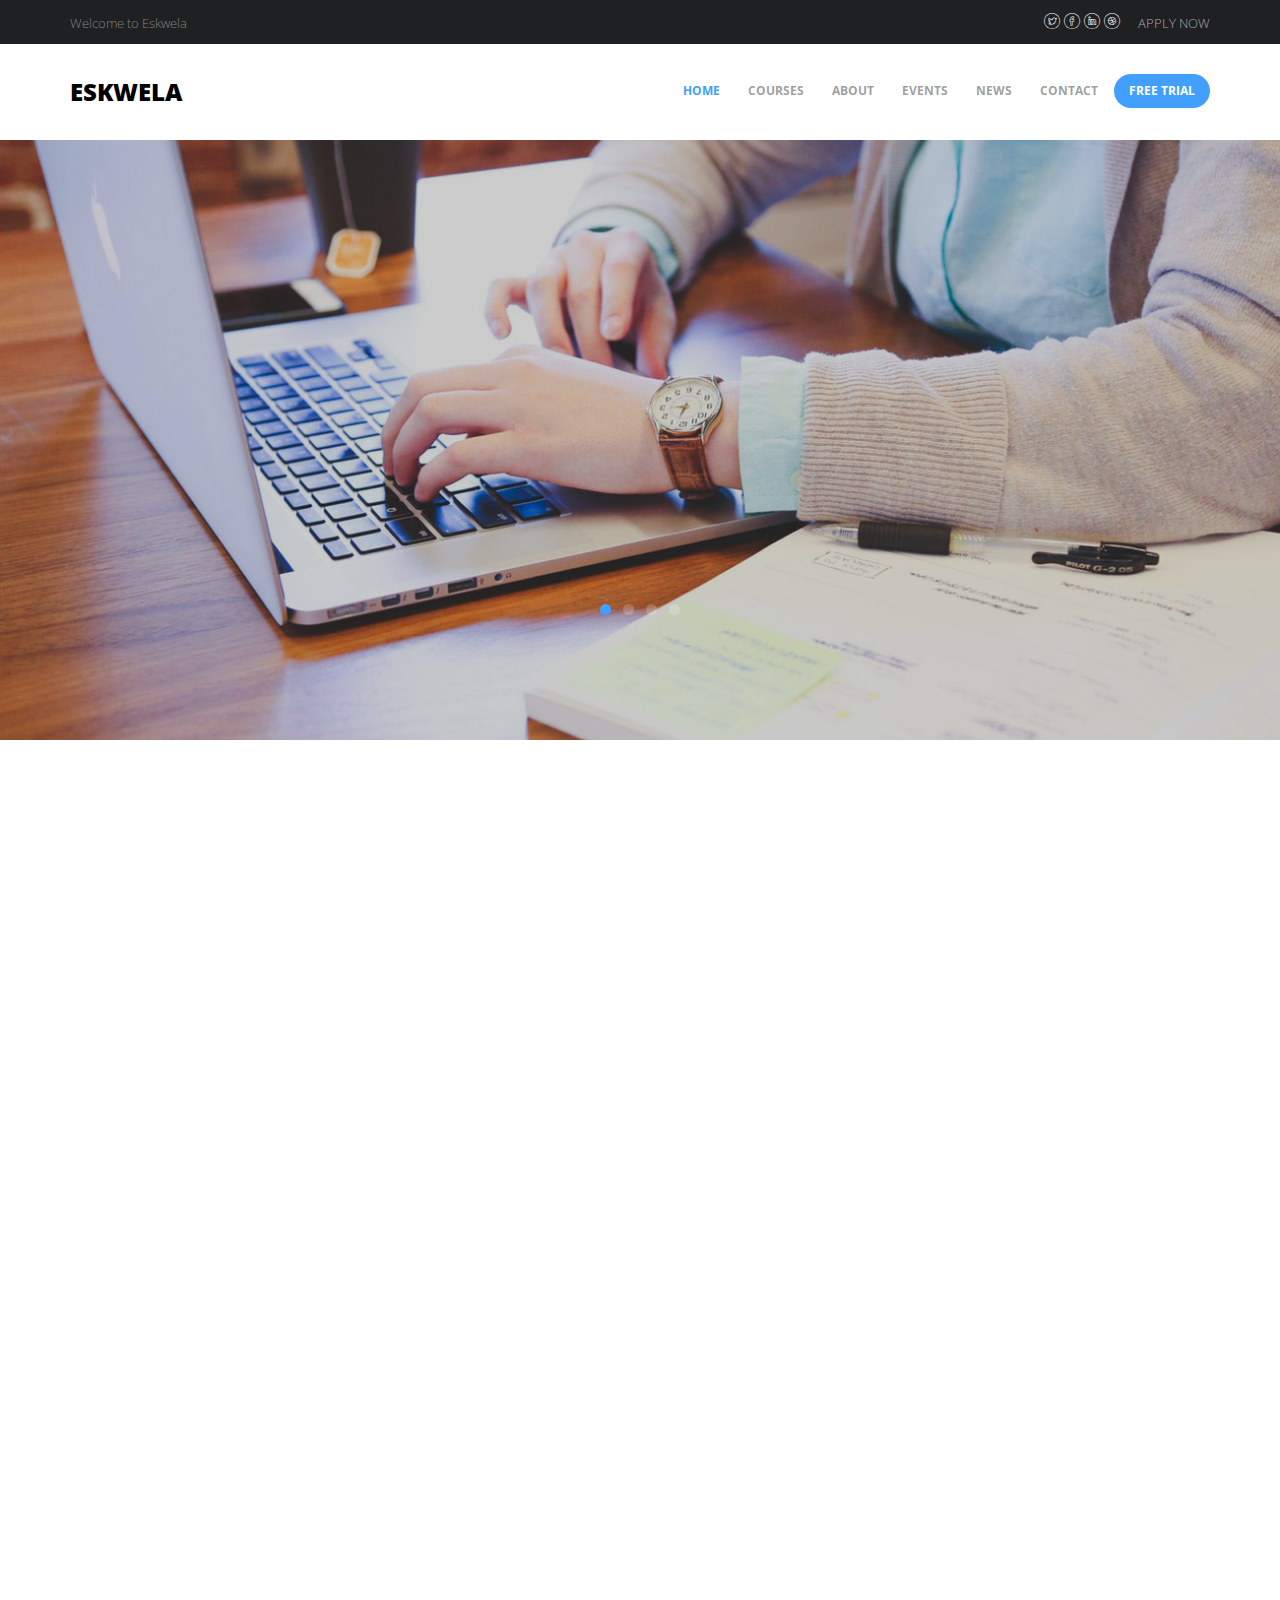
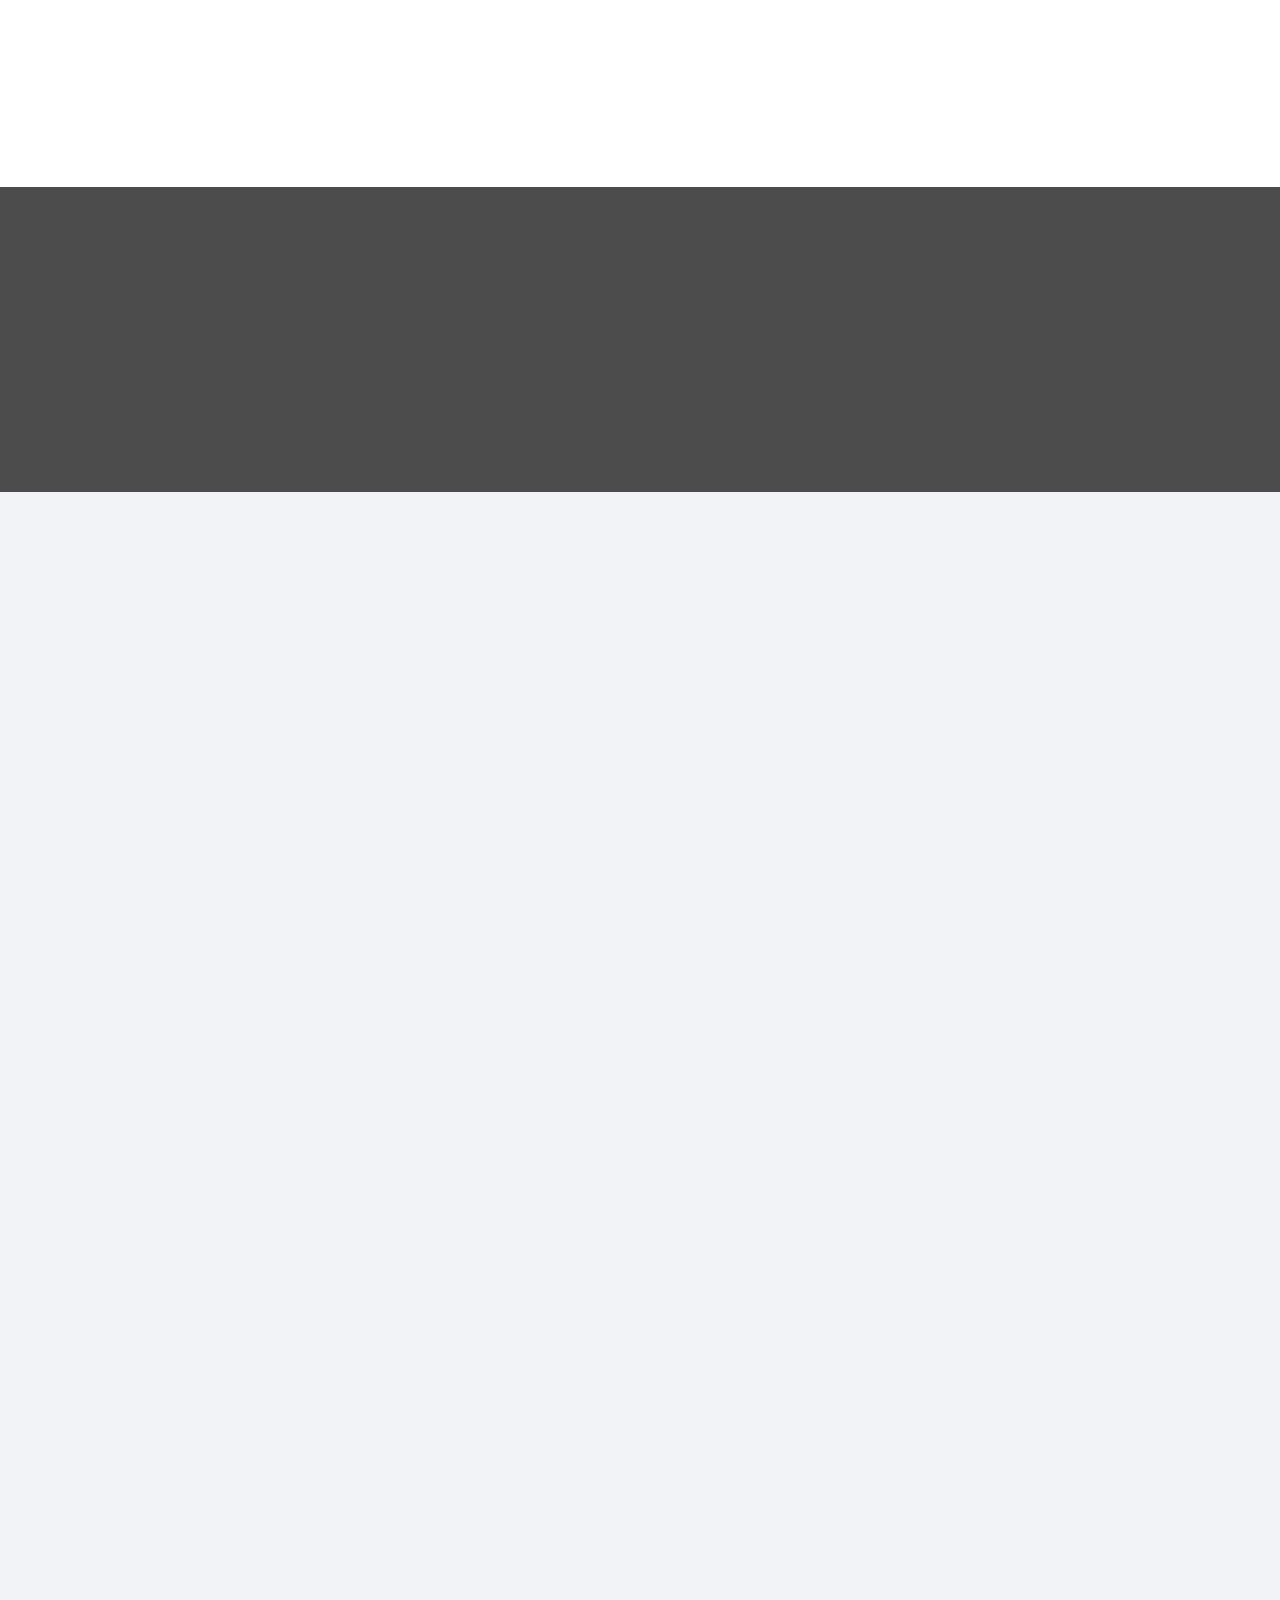
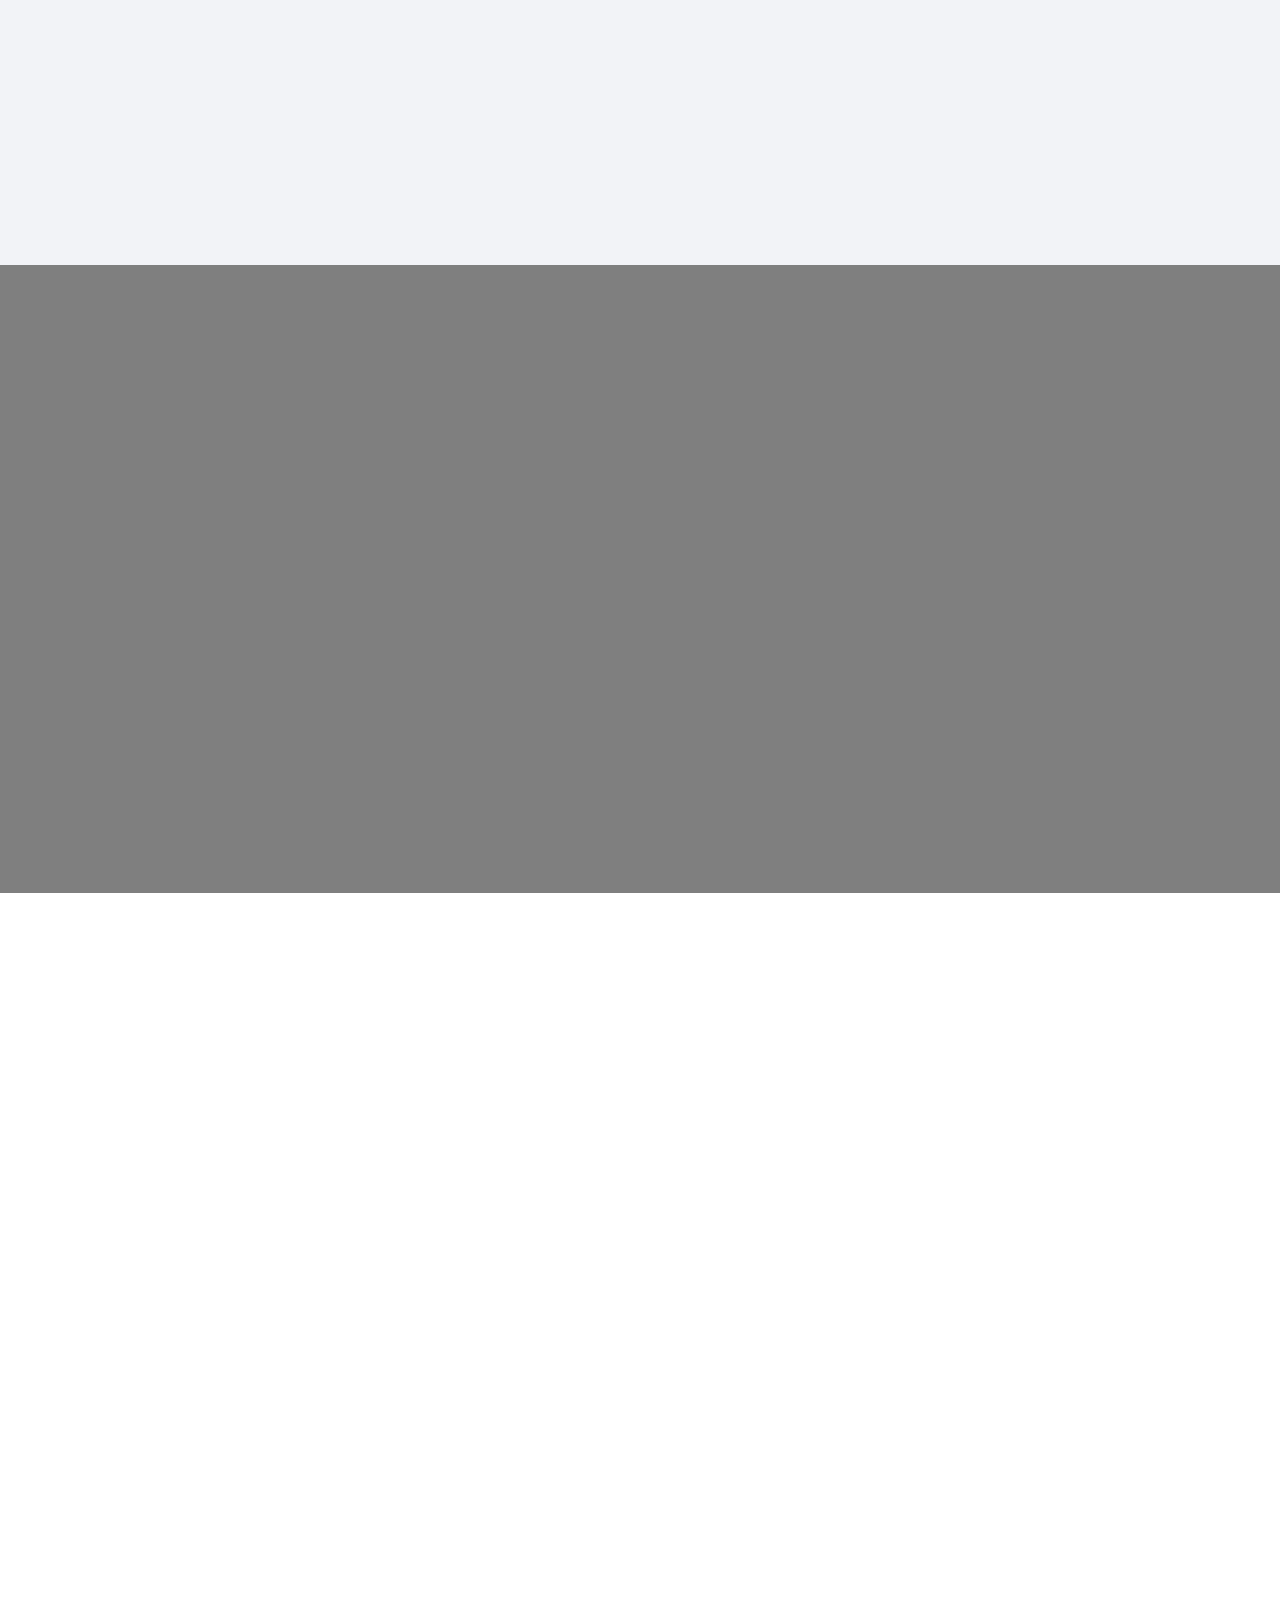
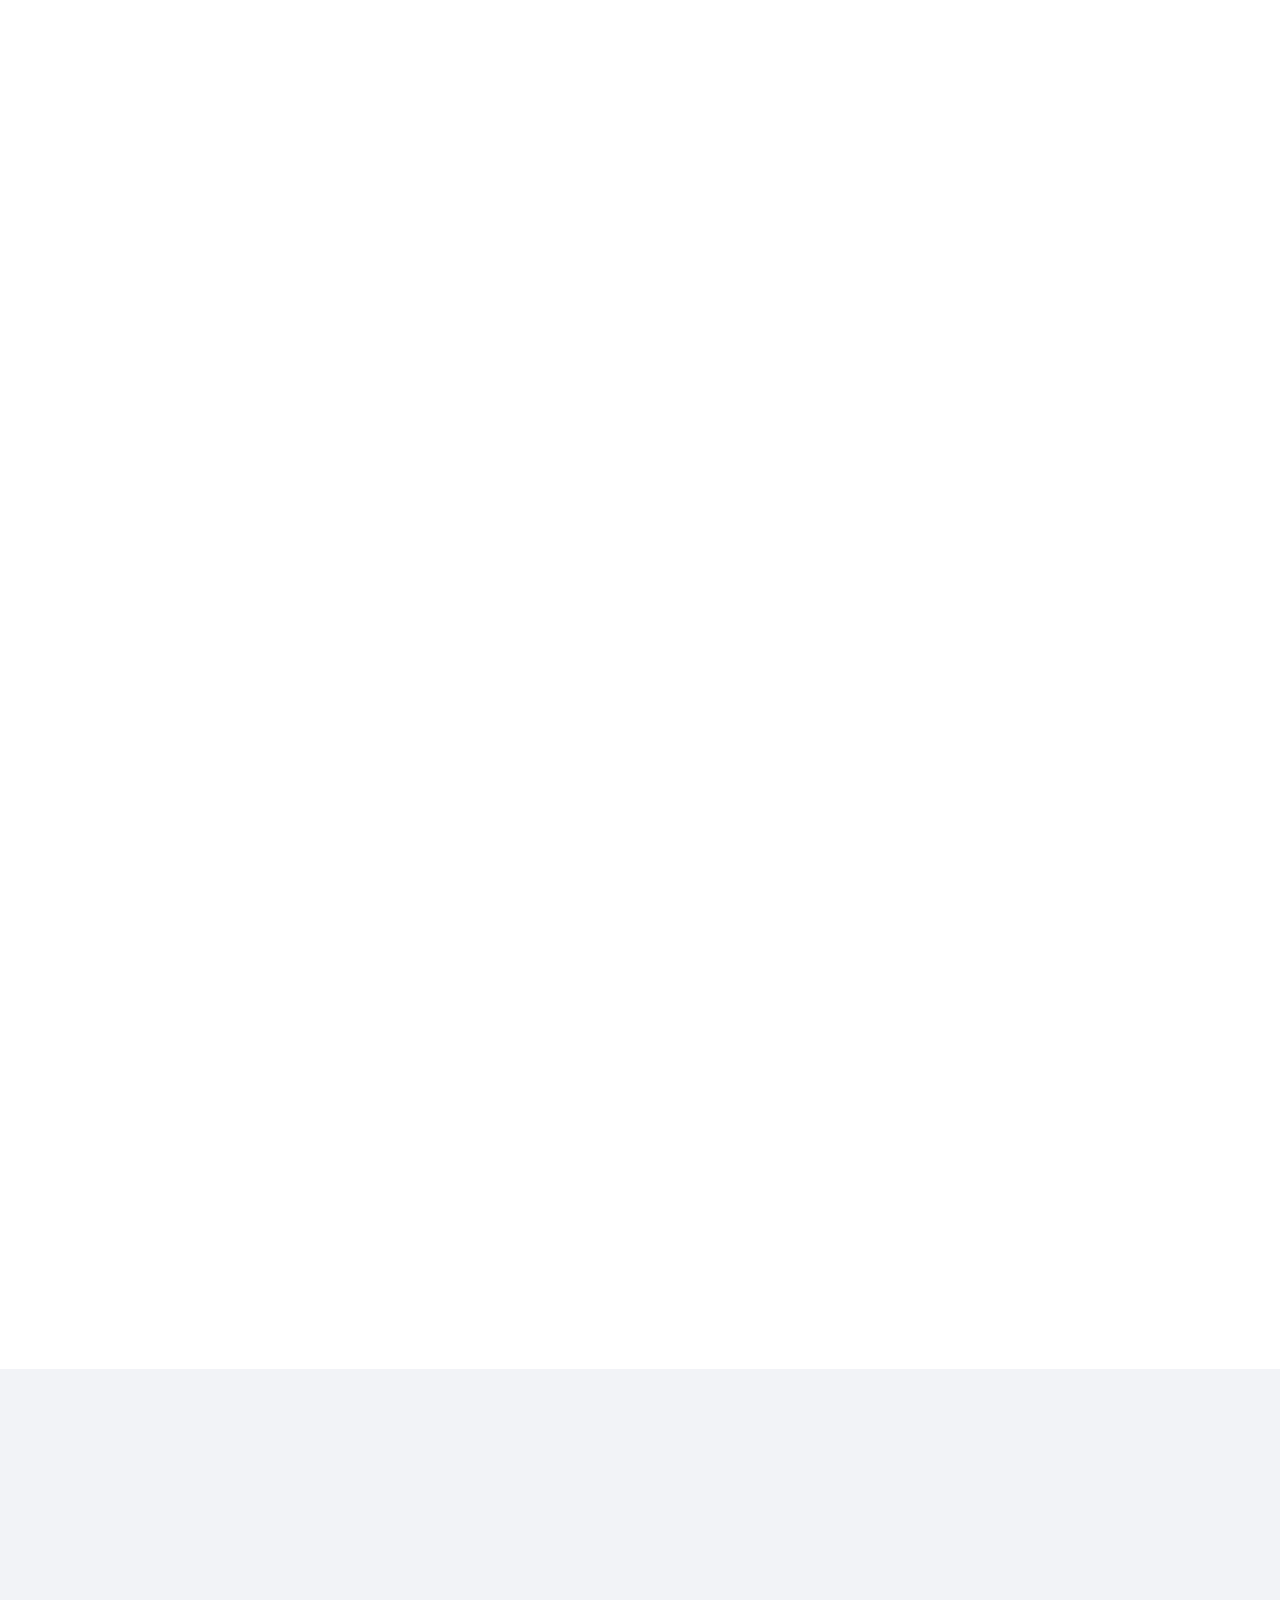
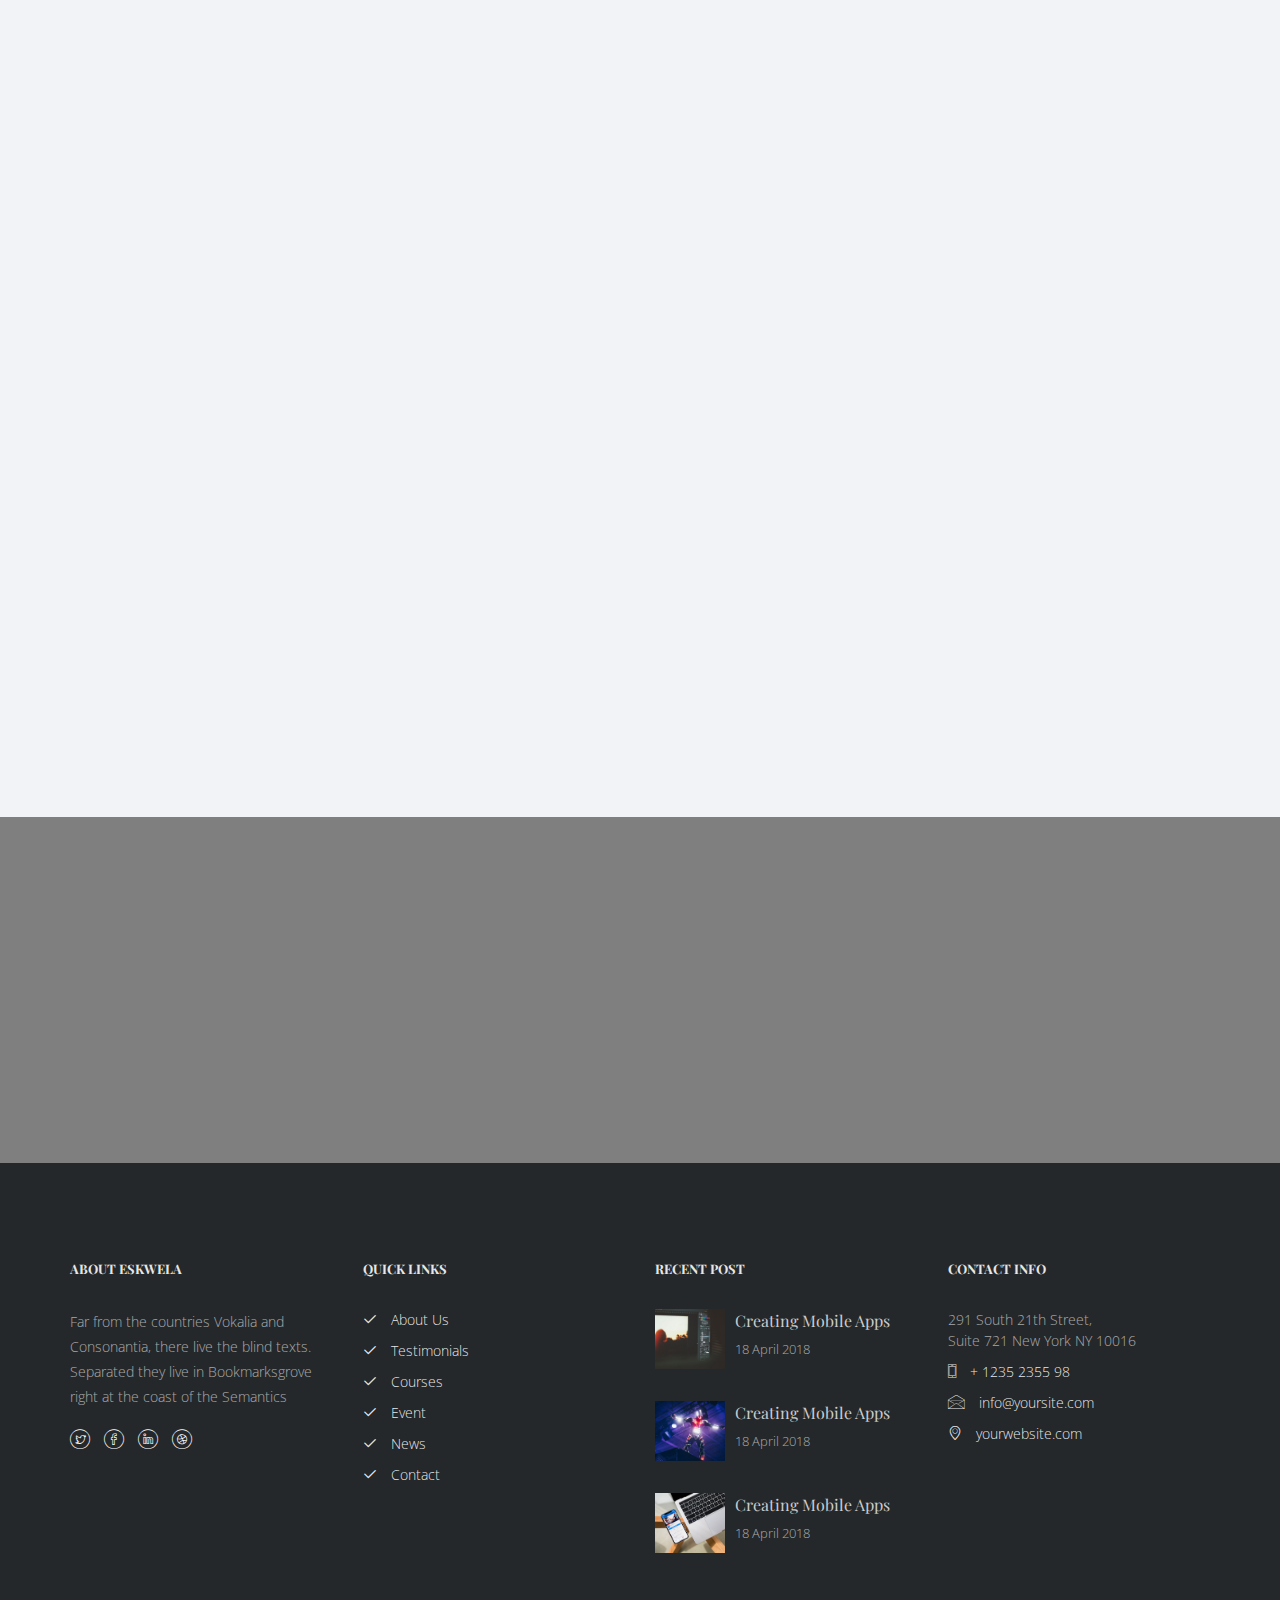
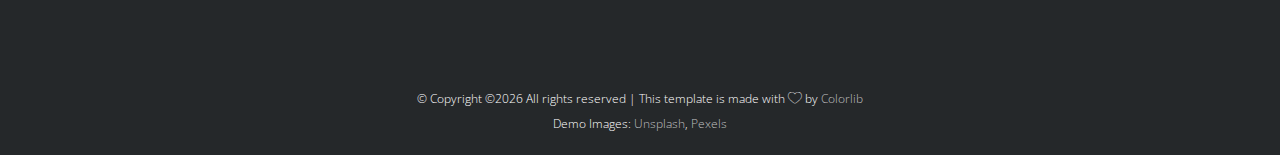
<file: eskwela/eskwela/index.html>
<!DOCTYPE HTML>
<html>
	<head>
	<meta charset="utf-8">
	<meta http-equiv="X-UA-Compatible" content="IE=edge">
	<title>Eskwela Template</title>
	<meta name="viewport" content="width=device-width, initial-scale=1">
	<meta name="description" content="" />
	<meta name="keywords" content="" />
	<meta name="author" content="" />

  <!-- Facebook and Twitter integration -->
	<meta property="og:title" content=""/>
	<meta property="og:image" content=""/>
	<meta property="og:url" content=""/>
	<meta property="og:site_name" content=""/>
	<meta property="og:description" content=""/>
	<meta name="twitter:title" content="" />
	<meta name="twitter:image" content="" />
	<meta name="twitter:url" content="" />
	<meta name="twitter:card" content="" />

	<link href="https://fonts.googleapis.com/css?family=Open+Sans:400,700,800" rel="stylesheet">
	<link href="https://fonts.googleapis.com/css?family=Playfair+Display:400,700" rel="stylesheet">
	
	<!-- Animate.css -->
	<link rel="stylesheet" href="css/animate.css">
	<!-- Icomoon Icon Fonts-->
	<link rel="stylesheet" href="css/icomoon.css">
	<!-- Bootstrap  -->
	<link rel="stylesheet" href="css/bootstrap.css">

	<!-- Magnific Popup -->
	<link rel="stylesheet" href="css/magnific-popup.css">

	<!-- Flexslider  -->
	<link rel="stylesheet" href="css/flexslider.css">

	<!-- Owl Carousel -->
	<link rel="stylesheet" href="css/owl.carousel.min.css">
	<link rel="stylesheet" href="css/owl.theme.default.min.css">
	
	<!-- Flaticons  -->
	<link rel="stylesheet" href="fonts/flaticon/font/flaticon.css">

	<!-- Theme style  -->
	<link rel="stylesheet" href="css/style.css">

	<!-- Modernizr JS -->
	<script src="js/modernizr-2.6.2.min.js"></script>
	<!-- FOR IE9 below -->
	<!--[if lt IE 9]>
	<script src="js/respond.min.js"></script>
	<![endif]-->

	</head>
	<body>
		
	<div class="colorlib-loader"></div>

	<div id="page">
		<nav class="colorlib-nav" role="navigation">
			<div class="upper-menu">
				<div class="container">
					<div class="row">
						<div class="col-xs-4">
							<p>Welcome to Eskwela</p>
						</div>
						<div class="col-xs-6 col-md-push-2 text-right">
							<p>
								<ul class="colorlib-social-icons">
									<li><a href="#"><i class="icon-twitter"></i></a></li>
									<li><a href="#"><i class="icon-facebook"></i></a></li>
									<li><a href="#"><i class="icon-linkedin"></i></a></li>
									<li><a href="#"><i class="icon-dribbble"></i></a></li>
								</ul>
							</p>
							<p class="btn-apply"><a href="#">Apply Now</a></p>
						</div>
					</div>
				</div>
			</div>
			<div class="top-menu">
				<div class="container">
					<div class="row">
						<div class="col-md-2">
							<div id="colorlib-logo"><a href="index.html">Eskwela</a></div>
						</div>
						<div class="col-md-10 text-right menu-1">
							<ul>
								<li class="active"><a href="index.html">Home</a></li>
								<li class="has-dropdown">
									<a href="courses.html">Courses</a>
									<ul class="dropdown">
										<li><a href="courses-single.html">Courses Single</a></li>
										<li><a href="#">Mobile Apps</a></li>
										<li><a href="#">Website</a></li>
										<li><a href="#">Web Design</a></li>
										<li><a href="#">WordPress</a></li>
									</ul>
								</li>
								<li><a href="about.html">About</a></li>
								<li><a href="event.html">Events</a></li>
								<li><a href="news.html">News</a></li>
								<li><a href="contact.html">Contact</a></li>
								<li class="btn-cta"><a href="#"><span>Free Trial</span></a></li>
							</ul>
						</div>
					</div>
				</div>
			</div>
		</nav>
		<aside id="colorlib-hero">
			<div class="flexslider">
				<ul class="slides">
			   	<li style="background-image: url(images/img_bg_1.jpg);">
			   		<div class="overlay"></div>
			   		<div class="container-fluid">
			   			<div class="row">
				   			<div class="col-md-8 col-sm-12 col-md-offset-2 slider-text">
				   				<div class="slider-text-inner text-center">
				   					<h1>Best Online Learning System</h1>
				   					<p><a href="#" class="btn btn-primary btn-lg btn-learn">Register Now</a></p>
				   				</div>
				   			</div>
				   		</div>
			   		</div>
			   	</li>
			   	<li style="background-image: url(images/img_bg_2.jpg);">
			   		<div class="overlay"></div>
			   		<div class="container-fluid">
			   			<div class="row">
				   			<div class="col-md-8 col-sm-12 col-md-offset-2 slider-text">
				   				<div class="slider-text-inner text-center">
				   					<h1>Online Free Course</h1>
				   					<p><a href="#" class="btn btn-primary btn-lg btn-learn">Free Trial</a></p>
				   				</div>
				   			</div>
				   		</div>
			   		</div>
			   	</li>
			   	<li style="background-image: url(images/img_bg_3.jpg);">
			   		<div class="overlay"></div>
			   		<div class="container-fluid">
			   			<div class="row">
				   			<div class="col-md-8 col-sm-12 col-md-offset-2 slider-text">
				   				<div class="slider-text-inner text-center">
				   					<h1>Education is a Key to Success</h1>
				   					<p><a href="#" class="btn btn-primary btn-lg btn-learn">Register Now</a></p>
				   				</div>
				   			</div>
				   		</div>
			   		</div>
			   	</li>
			   	<li style="background-image: url(images/img_bg_4.jpg);">
			   		<div class="overlay"></div>
			   		<div class="container-fluid">
			   			<div class="row">
				   			<div class="col-md-8 col-sm-12 col-md-offset-2 slider-text">
				   				<div class="slider-text-inner text-center">
				   					<h1>Best Online Learning Center</h1>
				   					<p><a href="#" class="btn btn-primary btn-lg btn-learn">Register Now</a></p>
				   				</div>
				   			</div>
				   		</div>
			   		</div>
			   	</li>	
			  	</ul>
		  	</div>
		</aside>
		
		<div id="colorlib-intro">
			<div class="container">
				<div class="row">
					<div class="col-md-4 intro-wrap">
						<div class="intro-flex">
							<div class="one-third color-1 animate-box">
								<span class="icon"><i class="flaticon-market"></i></span>
								<div class="desc">
									<h3>Learn Courses Online</h3>
									<p><a href="#" class="view-more">View More</a></p>
								</div>
							</div>
							<div class="one-third color-2 animate-box">
								<span class="icon"><i class="flaticon-open-book"></i></span>
								<div class="desc">
									<h3>Online Library Store</h3>
									<p><a href="#" class="view-more">View More</a></p>
								</div>
							</div>
							<div class="one-third color-3 animate-box">
								<div class="desc2">
									<h3>50% off in all selected Courses</h3>
									<p><a href="#" class="view-more">View More</a></p>
								</div>
							</div>
						</div>
					</div>
					<div class="col-md-8">
						<div class="about-desc animate-box">
							<h2>Welcome to Eskwela</h2>
							<p>When she reached the first hills of the Italic Mountains, she had a last view back on the skyline of her hometown Bookmarksgrove, the headline of Alphabet Village and the subline of her own road, the Line Lane. Pityful a rethoric question ran over her cheek, then she continued her way.</p>
							<div class="fancy-collapse-panel">
	                    <div class="panel-group" id="accordion" role="tablist" aria-multiselectable="true">
	                     <div class="panel panel-default">
	                         <div class="panel-heading" role="tab" id="headingOne">
	                             <h4 class="panel-title">
	                                 <a data-toggle="collapse" data-parent="#accordion" href="#collapseOne" aria-expanded="true" aria-controls="collapseOne">Why choose us?
	                                 </a>
	                             </h4>
	                         </div>
	                         <div id="collapseOne" class="panel-collapse collapse in" role="tabpanel" aria-labelledby="headingOne">
	                             <div class="panel-body">
	                                 <div class="row">
									      		<div class="col-md-6">
									      			<p>Far far away, behind the word mountains, far from the countries Vokalia and Consonantia, there live the blind texts. </p>
									      		</div>
									      		<div class="col-md-6">
									      			<p>Separated they live in Bookmarksgrove right at the coast of the Semantics, a large language ocean.</p>
									      		</div>
									      	</div>
	                             </div>
	                         </div>
	                     </div>
	                     <div class="panel panel-default">
	                         <div class="panel-heading" role="tab" id="headingTwo">
	                             <h4 class="panel-title">
	                                 <a class="collapsed" data-toggle="collapse" data-parent="#accordion" href="#collapseTwo" aria-expanded="false" aria-controls="collapseTwo">What we do?
	                                 </a>
	                             </h4>
	                         </div>
	                         <div id="collapseTwo" class="panel-collapse collapse" role="tabpanel" aria-labelledby="headingTwo">
	                             <div class="panel-body">
	                                 <p>Far far away, behind the word <strong>mountains</strong>, far from the countries Vokalia and Consonantia, there live the blind texts. Separated they live in Bookmarksgrove right at the coast of the Semantics, a large language ocean.</p>
												<ul>
													<li>Separated they live in Bookmarksgrove right</li>
													<li>Separated they live in Bookmarksgrove right</li>
												</ul>
	                             </div>
	                         </div>
	                     </div>
	                     <div class="panel panel-default">
	                         <div class="panel-heading" role="tab" id="headingThree">
	                             <h4 class="panel-title">
	                                 <a class="collapsed" data-toggle="collapse" data-parent="#accordion" href="#collapseThree" aria-expanded="false" aria-controls="collapseThree">Offer Services
	                                 </a>
	                             </h4>
	                         </div>
	                         <div id="collapseThree" class="panel-collapse collapse" role="tabpanel" aria-labelledby="headingThree">
	                             <div class="panel-body">
	                                 <p>Far far away, behind the word <strong>mountains</strong>, far from the countries Vokalia and Consonantia, there live the blind texts. Separated they live in Bookmarksgrove right at the coast of the Semantics, a large language ocean.</p>	
	                             </div>
	                         </div>
	                     </div>
	                  </div>
						</div>
					</div>
				</div>
			</div>
		</div>
		

		<div id="colorlib-services">
			<div class="container">
				<div class="row">
					<div class="col-md-3 text-center animate-box">
						<div class="services">
							<span class="icon">
								<i class="flaticon-books"></i>
							</span>
							<div class="desc">
								<h3>Professional Courses</h3>
								<p>Separated they live in Bookmarksgrove right at the coast of the Semantics</p>
							</div>
						</div>
					</div>
					<div class="col-md-3 text-center animate-box">
						<div class="services">
							<span class="icon">
								<i class="flaticon-professor"></i>
							</span>
							<div class="desc">
								<h3>Experienced Instructor</h3>
								<p>Separated they live in Bookmarksgrove right at the coast of the Semantics</p>
							</div>
						</div>
					</div>
					<div class="col-md-3 text-center animate-box">
						<div class="services">
							<span class="icon">
								<i class="flaticon-book"></i>
							</span>
							<div class="desc">
								<h3>Practical Training</h3>
								<p>Separated they live in Bookmarksgrove right at the coast of the Semantics</p>
							</div>
						</div>
					</div>
					<div class="col-md-3 text-center animate-box">
						<div class="services">
							<span class="icon">
								<i class="flaticon-diploma"></i>
							</span>
							<div class="desc">
								<h3>Validated Certificate</h3>
								<p>Separated they live in Bookmarksgrove right at the coast of the Semantics</p>
							</div>
						</div>
					</div>
				</div>
			</div>
		</div>
		<div id="colorlib-counter" class="colorlib-counters" style="background-image: url(images/img_bg_2.jpg);" data-stellar-background-ratio="0.5">
				<div class="overlay"></div>
				<div class="container">
					<div class="row">
						<div class="col-md-10 col-md-offset-1">
							<div class="col-md-3 col-sm-6 animate-box">
								<div class="counter-entry">
									<span class="icon"><i class="flaticon-book"></i></span>
									<div class="desc">
										<span class="colorlib-counter js-counter" data-from="0" data-to="1539" data-speed="5000" data-refresh-interval="50"></span>
										<span class="colorlib-counter-label">Courses</span>
									</div>
								</div>
							</div>
							<div class="col-md-3 col-sm-6 animate-box">
								<div class="counter-entry">
									<span class="icon"><i class="flaticon-student"></i></span>
									<div class="desc">
										<span class="colorlib-counter js-counter" data-from="0" data-to="3653" data-speed="5000" data-refresh-interval="50"></span>
										<span class="colorlib-counter-label">Students</span>
									</div>
								</div>
							</div>
							<div class="col-md-3 col-sm-6 animate-box">
								<div class="counter-entry">
									<span class="icon"><i class="flaticon-professor"></i></span>
									<div class="desc">
										<span class="colorlib-counter js-counter" data-from="0" data-to="2300" data-speed="5000" data-refresh-interval="50"></span>
										<span class="colorlib-counter-label">Teachers</span>
									</div>
								</div>
							</div>
							<div class="col-md-3 col-sm-6 animate-box">
								<div class="counter-entry">
									<span class="icon"><i class="flaticon-earth-globe"></i></span>
									<div class="desc">
										<span class="colorlib-counter js-counter" data-from="0" data-to="200" data-speed="5000" data-refresh-interval="50"></span>
										<span class="colorlib-counter-label">Countries</span>
									</div>
								</div>
							</div>
						</div>
					</div>
				</div>
			</div>
		<div class="colorlib-classes colorlib-light-grey">
			<div class="container">
				<div class="row">
					<div class="col-md-8 col-md-offset-2 text-center colorlib-heading animate-box">
						<h2>Our Classes</h2>
						<p>Even the all-powerful Pointing has no control about the blind texts it is an almost unorthographic life One day however a small line of blind text by the name</p>
					</div>
				</div>
				<div class="row">
					<div class="col-md-4 animate-box">
						<div class="classes">
							<div class="classes-img" style="background-image: url(images/classes-1.jpg);">
								<span class="price text-center"><small>$450</small></span>
							</div>
							<div class="desc">
								<h3><a href="#">Developing Mobile Apps</a></h3>
								<p>Pointing has no control about the blind texts it is an almost unorthographic life</p>
								<p><a href="#" class="btn-learn">Learn More <i class="icon-arrow-right3"></i></a></p>
							</div>
						</div>
					</div>
					<div class="col-md-4 animate-box">
						<div class="classes">
							<div class="classes-img" style="background-image: url(images/classes-2.jpg);">
								<span class="price text-center"><small>$450</small></span>
							</div>
							<div class="desc">
								<h3><a href="#">Convert PSD to HTML</a></h3>
								<p>Pointing has no control about the blind texts it is an almost unorthographic life</p>
								<p><a href="#" class="btn-learn">Learn More <i class="icon-arrow-right3"></i></a></p>
							</div>
						</div>
					</div>
					<div class="col-md-4 animate-box">
						<div class="classes">
							<div class="classes-img" style="background-image: url(images/classes-3.jpg);">
								<span class="price text-center"><small>$450</small></span>
							</div>
							<div class="desc">
								<h3><a href="#">Convert HTML to WordPress</a></h3>
								<p>Pointing has no control about the blind texts it is an almost unorthographic life</p>
								<p><a href="#" class="btn-learn">Learn More <i class="icon-arrow-right3"></i></a></p>
							</div>
						</div>
					</div>
					<div class="col-md-4 animate-box">
						<div class="classes">
							<div class="classes-img" style="background-image: url(images/classes-4.jpg);">
								<span class="price text-center"><small>$450</small></span>
							</div>
							<div class="desc">
								<h3><a href="#">Developing Mobile Apps</a></h3>
								<p>Pointing has no control about the blind texts it is an almost unorthographic life</p>
								<p><a href="#" class="btn-learn">Learn More <i class="icon-arrow-right3"></i></a></p>
							</div>
						</div>
					</div>
					<div class="col-md-4 animate-box">
						<div class="classes">
							<div class="classes-img" style="background-image: url(images/classes-5.jpg);">
								<span class="price text-center"><small>$450</small></span>
							</div>
							<div class="desc">
								<h3><a href="#">Learned Smoke Effects</a></h3>
								<p>Pointing has no control about the blind texts it is an almost unorthographic life</p>
								<p><a href="#" class="btn-learn">Learn More <i class="icon-arrow-right3"></i></a></p>
							</div>
						</div>
					</div>
					<div class="col-md-4 animate-box">
						<div class="classes">
							<div class="classes-img" style="background-image: url(images/classes-6.jpg);">
								<span class="price text-center"><small>$450</small></span>
							</div>
							<div class="desc">
								<h3><a href="#">Convert HTML to WordPress</a></h3>
								<p>Pointing has no control about the blind texts it is an almost unorthographic life</p>
								<p><a href="#" class="btn-learn">Learn More <i class="icon-arrow-right3"></i></a></p>
							</div>
						</div>
					</div>
				</div>
			</div>	
		</div>

		<div id="colorlib-testimony" class="testimony-img" style="background-image: url(images/img_bg_2.jpg);" data-stellar-background-ratio="0.5">
			<div class="overlay"></div>
			<div class="container">
				<div class="row">
					<div class="col-md-8 col-md-offset-2 text-center colorlib-heading animate-box">
						<h2>What Are The Students Says</h2>
					</div>
				</div>
				<div class="row">
					<div class="col-md-8 col-md-offset-2 text-center">
						<div class="row animate-box">
							<div class="owl-carousel1">
								<div class="item">
									<div class="testimony-slide">
										<div class="testimony-wrap">
											<blockquote>
												<span>Sophia Foster</span>
												<p>Far far away, behind the word mountains, far from the countries Vokalia and Consonantia, there live the blind texts. Separated they live in Bookmarksgrove right at the coast of the Semantics, a large language ocean.</p>
											</blockquote>
											<div class="figure-img" style="background-image: url(images/person1.jpg);"></div>
										</div>
									</div>
								</div>
								<div class="item">
									<div class="testimony-slide">
										<div class="testimony-wrap">
											<blockquote>
												<span>John Collins</span>
												<p>Separated they live in Bookmarksgrove right at the coast of the Semantics, a large language ocean.</p>
											</blockquote>
											<div class="figure-img" style="background-image: url(images/person2.jpg);"></div>
										</div>
									</div>
								</div>
								<div class="item">
									<div class="testimony-slide">
										<div class="testimony-wrap">
											<blockquote>
												<span>Adam Ross</span>
												<p>Far from the countries Vokalia and Consonantia, there live the blind texts. Separated they live in Bookmarksgrove right at the coast of the Semantics, a large language ocean.</p>
											</blockquote>
											<div class="figure-img" style="background-image: url(images/person3.jpg);"></div>
										</div>
									</div>
								</div>
							</div>
						</div>
					</div>
				</div>
			</div>
		</div>

		<div class="colorlib-trainers">
			<div class="container">
				<div class="row">
					<div class="col-md-8 col-md-offset-2 text-center colorlib-heading animate-box">
						<h2>Our Experienced Professor</h2>
						<p>Even the all-powerful Pointing has no control about the blind texts it is an almost unorthographic life One day however a small line of blind text by the name</p>
					</div>
				</div>
				<div class="row">
					<div class="col-md-3 col-sm-3 animate-box">
						<div class="trainers-entry">
							<div class="trainer-img" style="background-image: url(images/person1.jpg)"></div>
							<div class="desc">
								<h3>Olivia Young</h3>
								<span>Teacher</span>
							</div>
						</div>
					</div>

					<div class="col-md-3 col-sm-3 animate-box">
						<div class="trainers-entry">
							<div class="trainer-img" style="background-image: url(images/person2.jpg)"></div>
							<div class="desc">
								<h3>Daniel Anderson</h3>
								<span>Professor</span>
							</div>
						</div>
					</div>

					<div class="col-md-3 col-sm-3 animate-box">
						<div class="trainers-entry">
							<div class="trainer-img" style="background-image: url(images/person3.jpg)"></div>
							<div class="desc">
								<h3>David Brook</h3>
								<span>Teacher</span>
							</div>
						</div>
					</div>

					<div class="col-md-3 col-sm-3 animate-box">
						<div class="trainers-entry">
							<div class="trainer-img" style="background-image: url(images/person4.jpg)"></div>
							<div class="desc">
								<h3>Brigeth Smith</h3>
								<span>Teacher</span>
							</div>
						</div>
					</div>
				</div>
			</div>
		</div>

		<div class="colorlib-event">
			<div class="container">
				<div class="row">
					<div class="col-md-8 col-md-offset-2 text-center colorlib-heading animate-box">
						<h2>Upcoming Events</h2>
						<p>Even the all-powerful Pointing has no control about the blind texts it is an almost unorthographic life One day however a small line of blind text by the name</p>
					</div>
				</div>
				<div class="event-flex row-pb-sm">
					<div class="half event-img animate-box" style="background-image: url(images/event.jpg);">
					</div>
					<div class="half">
						<div class="row">
							<div class="col-md-12 animate-box">
								<div class="event-entry">
									<div class="desc">
										<p class="meta"><span class="day">19</span><span class="month">Apr</span></p>
										<p class="organizer"><span>Organized by:</span> <span>Noah Henderson</span></p>
										<h2><a href="event.html">We Held Free Training for Basic Programming</a></h2>
									</div>
									<div class="location">
										<span class="icon"><i class="icon-map"></i></span>
										<p>291 South 21th Street, Suite 721 New York NY 10016</p>
									</div>
								</div>
							</div>
							<div class="col-md-12 animate-box">
								<div class="event-entry">
									<div class="desc">
										<p class="meta"><span class="day">19</span><span class="month">Apr</span></p>
										<p class="organizer"><span>Organized by:</span> <span>Noah Henderson</span></p>
										<h2><a href="event.html">You're Invited 1st Anniversary of Eskwela</a></h2>
									</div>
									<div class="location">
										<span class="icon"><i class="icon-map"></i></span>
										<p>291 South 21th Street, Suite 721 New York NY 10016</p>
									</div>
								</div>
							</div>
							<div class="col-md-12 animate-box">
								<div class="event-entry">
									<div class="desc">
										<p class="meta"><span class="day">19</span><span class="month">Apr</span></p>
										<p class="organizer"><span>Organized by:</span> <span>Noah Henderson</span></p>
										<h2><a href="event.html">Practice Workshop 2018</a></h2>
									</div>
									<div class="location">
										<span class="icon"><i class="icon-map"></i></span>
										<p>291 South 21th Street, Suite 721 New York NY 10016</p>
									</div>
								</div>
							</div>
						</div>
					</div>
				</div>
			</div>
		</div>


		<div class="colorlib-blog colorlib-light-grey">
			<div class="container">
				<div class="row">
					<div class="col-md-8 col-md-offset-2 text-center colorlib-heading animate-box">
						<h2>Recent News</h2>
						<p>Even the all-powerful Pointing has no control about the blind texts it is an almost unorthographic life One day however a small line of blind text by the name</p>
					</div>
				</div>
				<div class="row">
					<div class="col-md-6 animate-box">
						<article class="article-entry">
							<a href="blog.html" class="blog-img" style="background-image: url(images/blog-1.jpg);">
								<p class="meta"><span class="day">18</span><span class="month">Apr</span></p>
							</a>
							<div class="desc">
								<h2><a href="blog.html">Creating Mobile Apps</a></h2>
								<p class="admin"><span>Posted by:</span> <span>James Smith</span></p>
								<p>Even the all-powerful Pointing has no control about the blind texts it is an almost unorthographic life. The Big Oxmox advised her not to do so, because there were thousands of bad Commas, wild Question Marks and devious Semikoli, but the Little Blind Text didn’t listen. She packed her seven versalia, put her initial into the belt and made herself on the way.</p>
							</div>
						</article>
					</div>
					<div class="col-md-6">
						<div class="f-blog animate-box">
							<a href="blog.html" class="blog-img" style="background-image: url(images/blog-1.jpg);">
							</a>
							<div class="desc">
								<h2><a href="blog.html">How to Create Website in Scratch</a></h2>
								<p class="admin"><span>04 March 2018</span></p>
								<p>Even the all-powerful Pointing has no control about the blind texts it is an almost unorthographic life</p>
							</div>
						</div>
						<div class="f-blog animate-box">
							<a href="blog.html" class="blog-img" style="background-image: url(images/blog-2.jpg);">
							</a>
							<div class="desc">
								<h2><a href="blog.html">How to Convert PSD File to HTML File?</a></h2>
								<p class="admin"><span>04 March 2018</span></p>
								<p>Even the all-powerful Pointing has no control about the blind texts it is an almost unorthographic life</p>
							</div>
						</div>
						<div class="f-blog animate-box">
							<a href="blog.html" class="blog-img" style="background-image: url(images/blog-3.jpg);">
							</a>
							<div class="desc">
								<h2><a href="blog.html">How to Build Games App in Mobile</a></h2>
								<p class="admin"><span>04 March 2018</span></p>
								<p>Even the all-powerful Pointing has no control about the blind texts it is an almost unorthographic life</p>
							</div>
						</div>
					</div>
				</div>
			</div>
		</div>

	
		<div id="colorlib-subscribe" class="subs-img" style="background-image: url(images/img_bg_2.jpg);" data-stellar-background-ratio="0.5">
			<div class="overlay"></div>
			<div class="container">
				<div class="row">
					<div class="col-md-8 col-md-offset-2 text-center colorlib-heading animate-box">
						<h2>Subscribe Newsletter</h2>
						<p>Subscribe our newsletter and get latest update</p>
					</div>
				</div>
				<div class="row animate-box">
					<div class="col-md-6 col-md-offset-3">
						<div class="row">
							<div class="col-md-12">
							<form class="form-inline qbstp-header-subscribe">
								<div class="col-three-forth">
									<div class="form-group">
										<input type="text" class="form-control" id="email" placeholder="Enter your email">
									</div>
								</div>
								<div class="col-one-third">
									<div class="form-group">
										<button type="submit" class="btn btn-primary">Subscribe Now</button>
									</div>
								</div>
							</form>
							</div>
						</div>
					</div>
				</div>
			</div>
		</div>
		<footer id="colorlib-footer">
			<div class="container">
				<div class="row row-pb-md">
					<div class="col-md-3 colorlib-widget">
						<h4>About Eskwela</h4>
						<p>Far from the countries Vokalia and Consonantia, there live the blind texts. Separated they live in Bookmarksgrove right at the coast of the Semantics</p>
						<p>
							<ul class="colorlib-social-icons">
								<li><a href="#"><i class="icon-twitter"></i></a></li>
								<li><a href="#"><i class="icon-facebook"></i></a></li>
								<li><a href="#"><i class="icon-linkedin"></i></a></li>
								<li><a href="#"><i class="icon-dribbble"></i></a></li>
							</ul>
						</p>
					</div>
					<div class="col-md-3 colorlib-widget">
						<h4>Quick Links</h4>
						<p>
							<ul class="colorlib-footer-links">
								<li><a href="#"><i class="icon-check"></i> About Us</a></li>
								<li><a href="#"><i class="icon-check"></i> Testimonials</a></li>
								<li><a href="#"><i class="icon-check"></i> Courses</a></li>
								<li><a href="#"><i class="icon-check"></i> Event</a></li>
								<li><a href="#"><i class="icon-check"></i> News</a></li>
								<li><a href="#"><i class="icon-check"></i> Contact</a></li>
							</ul>
						</p>
					</div>

					<div class="col-md-3 colorlib-widget">
						<h4>Recent Post</h4>
						<div class="f-blog">
							<a href="blog.html" class="blog-img" style="background-image: url(images/blog-1.jpg);">
							</a>
							<div class="desc">
								<h2><a href="blog.html">Creating Mobile Apps</a></h2>
								<p class="admin"><span>18 April 2018</span></p>
							</div>
						</div>
						<div class="f-blog">
							<a href="blog.html" class="blog-img" style="background-image: url(images/blog-2.jpg);">
							</a>
							<div class="desc">
								<h2><a href="blog.html">Creating Mobile Apps</a></h2>
								<p class="admin"><span>18 April 2018</span></p>
							</div>
						</div>
						<div class="f-blog">
							<a href="blog.html" class="blog-img" style="background-image: url(images/blog-3.jpg);">
							</a>
							<div class="desc">
								<h2><a href="blog.html">Creating Mobile Apps</a></h2>
								<p class="admin"><span>18 April 2018</span></p>
							</div>
						</div>
					</div>

					<div class="col-md-3 colorlib-widget">
						<h4>Contact Info</h4>
						<ul class="colorlib-footer-links">
							<li>291 South 21th Street, <br> Suite 721 New York NY 10016</li>
							<li><a href="tel://1234567920"><i class="icon-phone"></i> + 1235 2355 98</a></li>
							<li><a href="mailto:info@yoursite.com"><i class="icon-envelope"></i> info@yoursite.com</a></li>
							<li><a href="http://luxehotel.com"><i class="icon-location4"></i> yourwebsite.com</a></li>
						</ul>
					</div>
				</div>
			</div>
			<div class="copy">
				<div class="container">
					<div class="row">
						<div class="col-md-12 text-center">
							<p>
								<small class="block">&copy; <!-- Link back to Colorlib can't be removed. Template is licensed under CC BY 3.0. -->
Copyright &copy;<script>document.write(new Date().getFullYear());</script> All rights reserved | This template is made with <i class="icon-heart" aria-hidden="true"></i> by <a href="https://colorlib.com" target="_blank">Colorlib</a>
<!-- Link back to Colorlib can't be removed. Template is licensed under CC BY 3.0. -->
</small><br> 
								<small class="block">Demo Images: <a href="http://unsplash.co/" target="_blank">Unsplash</a>, <a href="http://pexels.com/" target="_blank">Pexels</a></small>
							</p>
						</div>
					</div>
				</div>
			</div>
		</footer>
	</div>

	<div class="gototop js-top">
		<a href="#" class="js-gotop"><i class="icon-arrow-up2"></i></a>
	</div>
	
	<!-- jQuery -->
	<script src="js/jquery.min.js"></script>
	<!-- jQuery Easing -->
	<script src="js/jquery.easing.1.3.js"></script>
	<!-- Bootstrap -->
	<script src="js/bootstrap.min.js"></script>
	<!-- Waypoints -->
	<script src="js/jquery.waypoints.min.js"></script>
	<!-- Stellar Parallax -->
	<script src="js/jquery.stellar.min.js"></script>
	<!-- Flexslider -->
	<script src="js/jquery.flexslider-min.js"></script>
	<!-- Owl carousel -->
	<script src="js/owl.carousel.min.js"></script>
	<!-- Magnific Popup -->
	<script src="js/jquery.magnific-popup.min.js"></script>
	<script src="js/magnific-popup-options.js"></script>
	<!-- Counters -->
	<script src="js/jquery.countTo.js"></script>
	<!-- Main -->
	<script src="js/main.js"></script>

	</body>
</html>
</file>
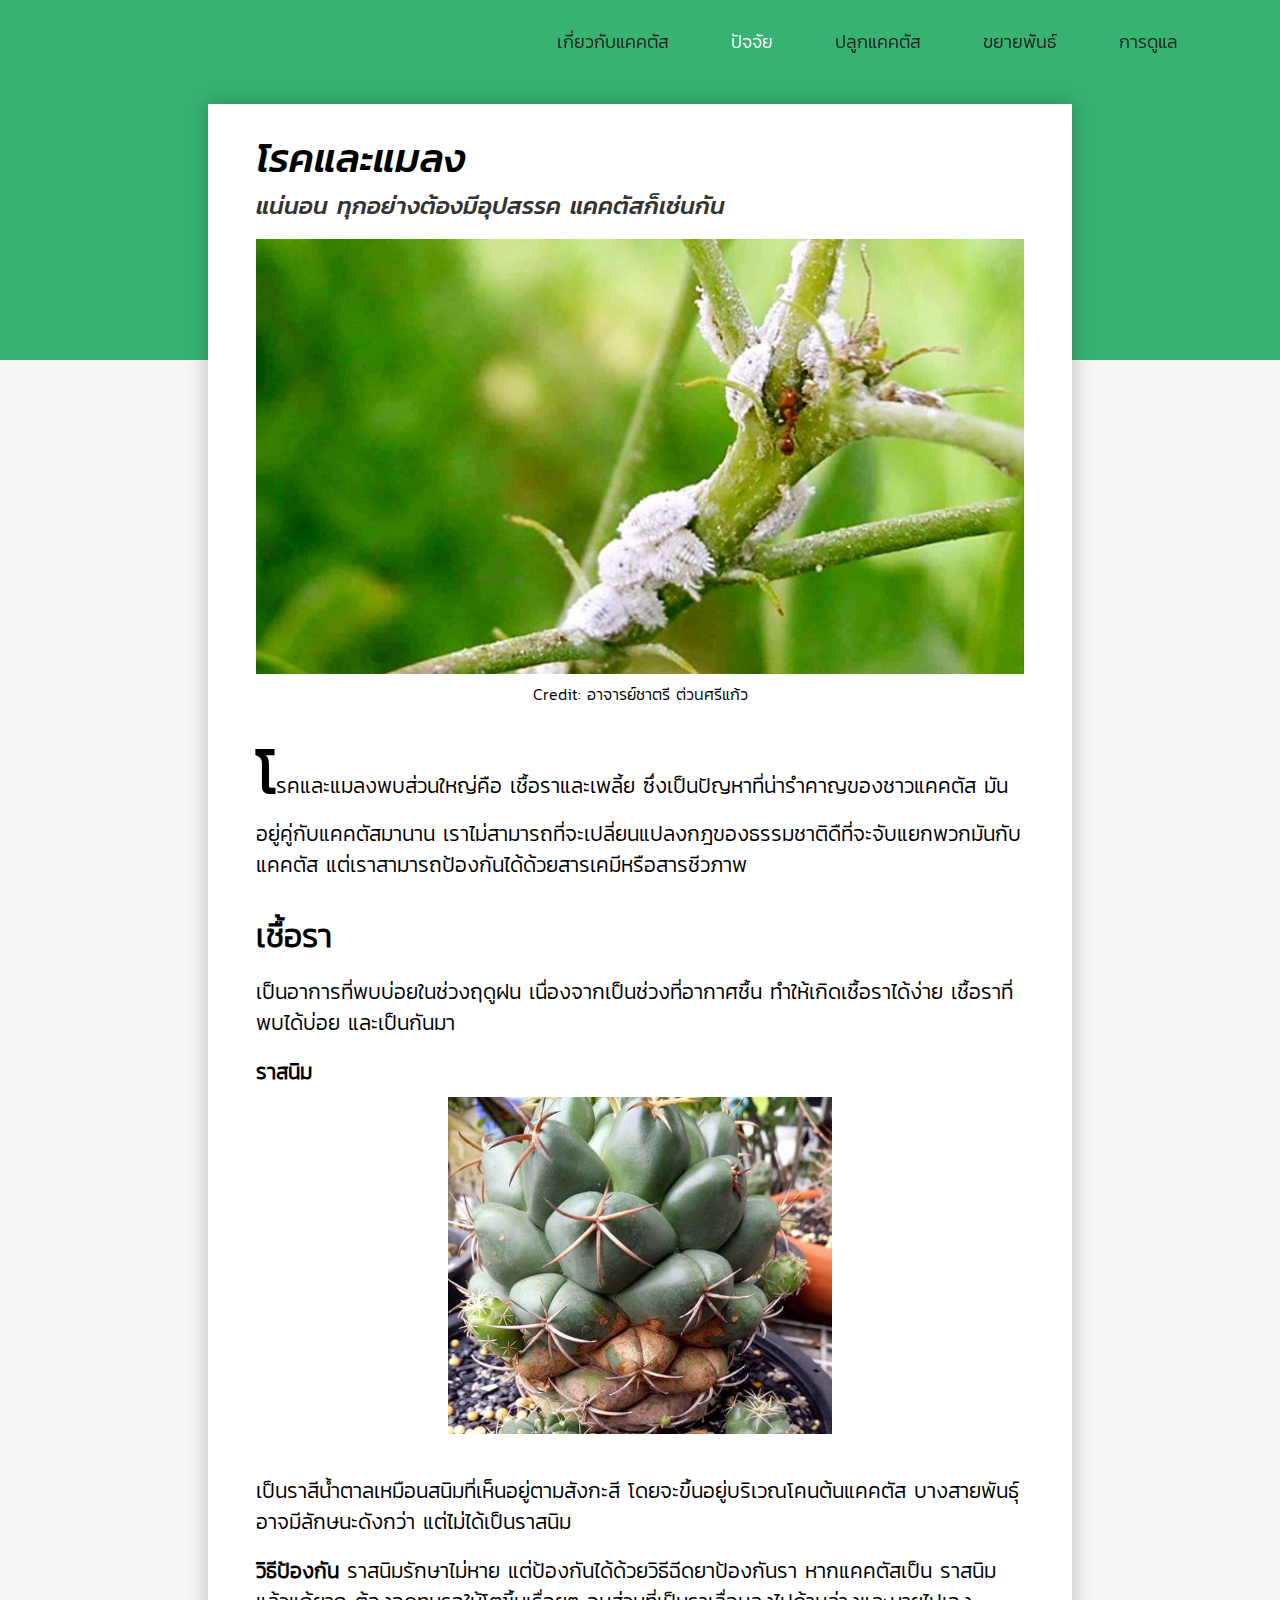
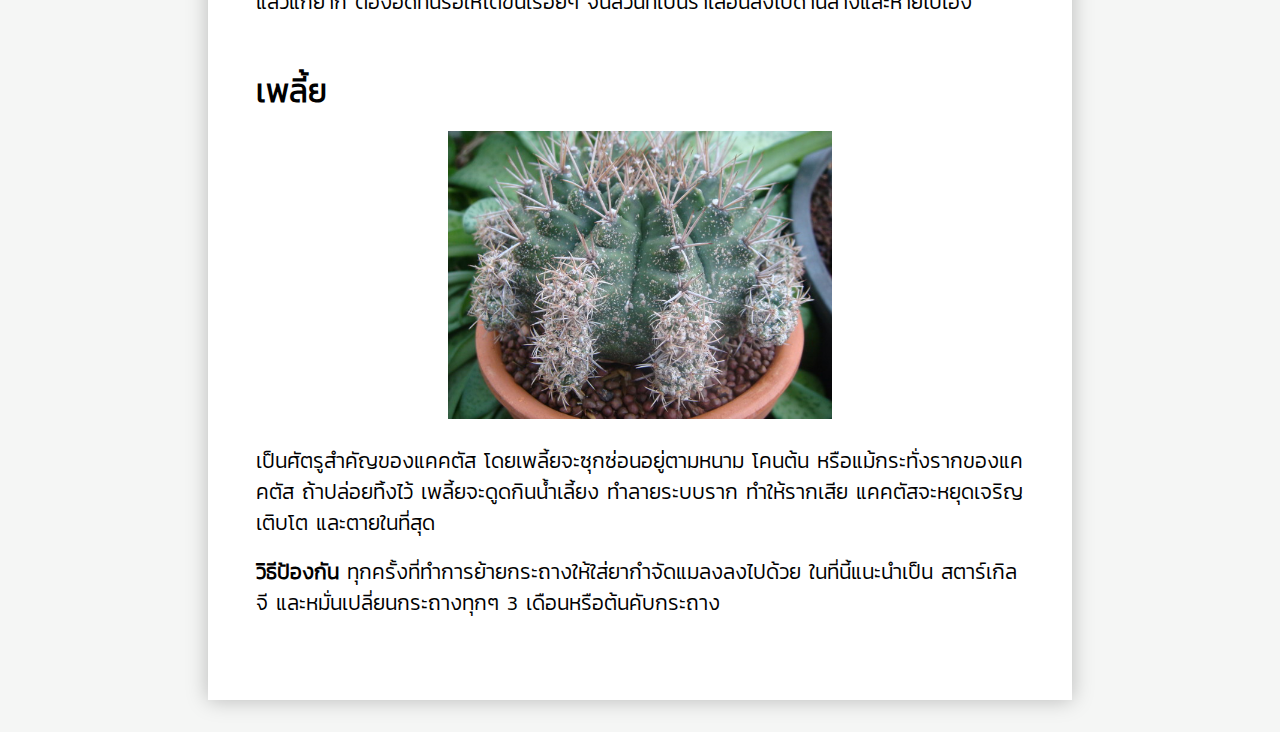
<file: care.html>
<!DOCTYPE html>
<html lang="en">
<head>
    <meta charset="UTF-8">
    <meta name="viewport" content="width=device-width, initial-scale=1.0">
    <meta http-equiv="X-UA-Compatible" content="ie=edge">
    <title>การดูแลแคคตัส</title>
    <link rel="shortcut icon" href="img/icon.png" type="image/x-icon">
    <script src="js/jquery-3.3.1.min.js"></script>
    <script src="js/content.js"></script>
    <link rel="stylesheet" href="css/content.css">
    <link rel="stylesheet" href="css/font-setup.css">
    <link href="https://fonts.googleapis.com/css?family=Kanit:200,400" rel="stylesheet">
    
</head>
<body>
    <div class="navbar">
        <ul class="nav">
            <li class="item">
                <a href="content.html" target="_blank" >เกี่ยวกับแคคตัส</a>
            </li>
            
            <li class="item">
                <a href="#" class="active">ปัจจัย</a>
            </li>
            
            <li class="item">
                <a href="plant.html" target="_blank">ปลูกแคคตัส</a>
            </li>
            
            <li class="item">
                <a href="reproduc.html" target="_blank">ขยายพันธ์</a>
            </li>
            
            <li class="item">
                <a href="care.html" target="_blank">การดูแล</a>
            </li>
        </ul>
        
        <div class="logo">
            
        </div>
    </div>
    <!-- ------------------------------------------------------------ -->
    <div id="totop">
        <a class="btn" href="#">
            <svg xmlns="http://www.w3.org/2000/svg" viewBox="0 0 512 512"><path d="M256 217.9L383 345c9.4 9.4 24.6 9.4 33.9 0 9.4-9.4 9.3-24.6 0-34L273 167c-9.1-9.1-23.7-9.3-33.1-.7L95 310.9c-4.7 4.7-7 10.9-7 17s2.3 12.3 7 17c9.4 9.4 24.6 9.4 33.9 0l127.1-127z"/></svg>
        </a>
    </div>
    <!-- --------------------------------------- -->
    <div id="cover-top"></div>
    
    <div class="content-holder">
        <div class="topic-holder">
        	<p id="topic">โรคและแมลง</p>
            <p id="sub-topic">แน่นอน ทุกอย่างต้องมีอุปสรรค แคคตัสก็เช่นกัน</p>
        </div>
        
        
        <img src="img/KLA/care/wall2.jpg" alt="" hight="600" class="img-full">
        <p id="credit">Credit: อาจารย์ชาตรี ต่วนศรีแก้ว</p>

        <br>
        
        <p id="content_text"><b style="font-size:3em;">โ</b>รคและแมลงพบส่วนใหญ่คือ เชื้อราและเพลี้ย ซึ่งเป็นปัญหาที่น่ารำคาญของชาวแคคตัส มันอยู่คู่กับแคคตัสมานาน เราไม่สามารถที่จะเปลี่ยนแปลงกฎของธรรมชาติดืที่จะจับแยกพวกมันกับแคคตัส แต่เราสามารถป้องกันได้ด้วยสารเคมีหรือสารชีวภาพ</p>

        <!-- ------------------------------------------ -->

	    <h3>เชื้อรา</h3>
		<p id="content_text">เป็นอาการที่พบบ่อยในช่วงฤดูฝน เนื่องจากเป็นช่วงที่อากาศชื้น ทำให้เกิดเชื้อราได้ง่าย เชื้อราที่พบได้บ่อย และเป็นกันมา</p><br>

        <!-- <h3>เชื้อรา</h3>
        <p id="content_text">เป็นอาการที่พบบ่อยในช่วงฤดูฝน เนื่องจากเป็นช่วงที่อากาศชื้น ทำให้เกิดเชื้อราได้ง่าย เชื้อราที่พบได้บ่อย และเป็นกันมา</p><br> -->

		<p id="content_text"><b style="font-size:1em;">ราสนิม  </b>
        <img src="img/KLA/care/rust.jpg" alt="" hight="400"><br>
		เป็นราสีน้ำตาลเหมือนสนิมที่เห็นอยู่ตามสังกะสี โดยจะขึ้นอยู่บริเวณโคนต้นแคคตัส บางสายพันธุ์อาจมีลักษนะดังกว่า แต่ไม่ได้เป็นราสนิม</p><br>

		<p id="content_text"><b style="font-size:1em;">วิธีป้องกัน  </b>
		ราสนิมรักษาไม่หาย แต่ป้องกันได้ด้วยวิธีฉีดยาป้องกันรา หากแคคตัสเป็น ราสนิมแล้วแก้ยาก ต้องอดทนรอให้โตขึ้นเรื่อยๆ จนส่วนที่เป็นราเลื่อนลงไปด้านล่างและหายไปเอง</p><br>        

		<!-- ------------------------------------------ -->

		<h3>เพลี้ย</h3>
        <img src="img/KLA/care/weed.jpg" alt="" hight="400"><br>
		<p id="content_text">เป็นศัตรูสำคัญของแคคตัส โดยเพลี้ยจะซุกซ่อนอยู่ตามหนาม โคนต้น หรือแม้กระทั่งรากของแคคตัส ถ้าปล่อยทิ้งไว้ เพลี้ยจะดูดกินน้ำเลี้ยง ทำลายระบบราก ทำให้รากเสีย แคคตัสจะหยุดเจริญเติบโต และตายในที่สุด</p><br>

		<p id="content_text"><b style="font-size:1em;">วิธีป้องกัน </b>ทุกครั้งที่ทำการย้ายกระถางให้ใส่ยากำจัดแมลงลงไปด้วย ในที่นี้แนะนำเป็น สตาร์เกิล จี และหมั่นเปลี่ยนกระถางทุกๆ 3 เดือนหรือต้นคับกระถาง</p><br>
        </div>
	</body>
</html>
</file>
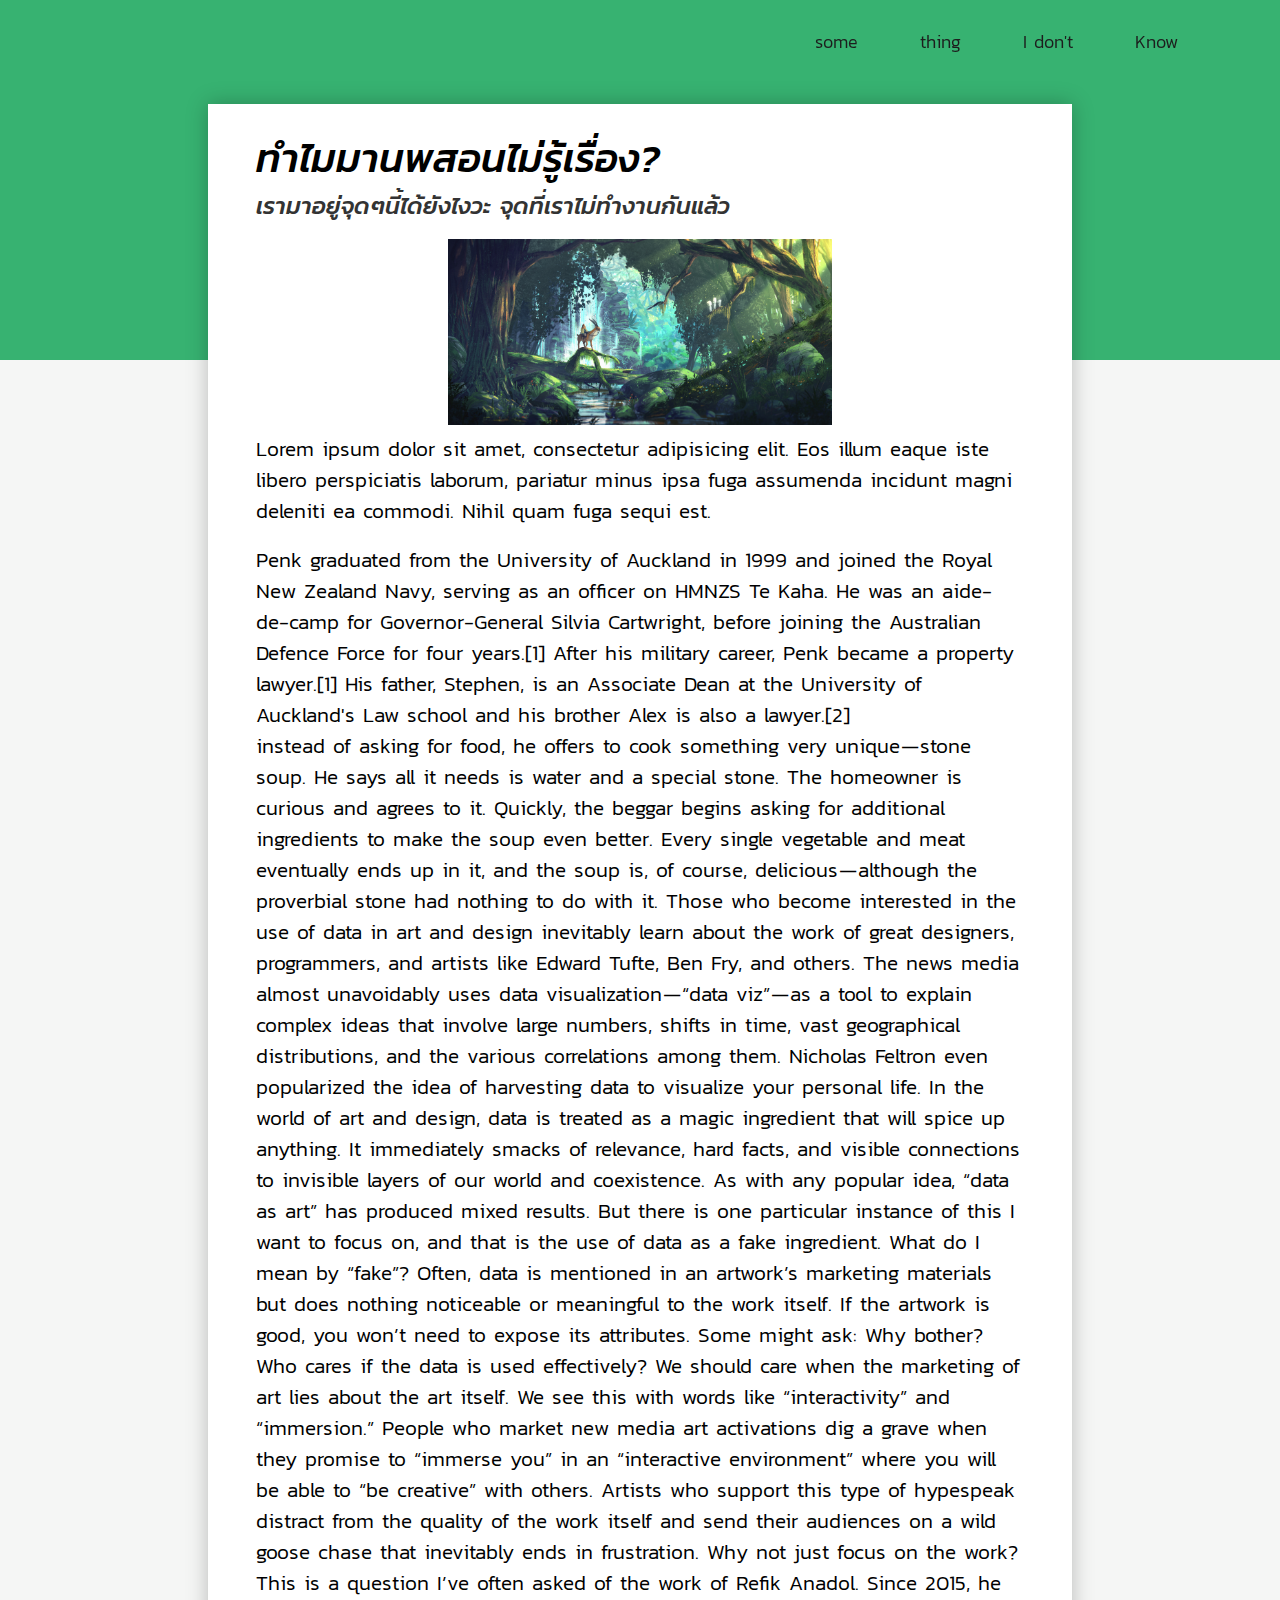
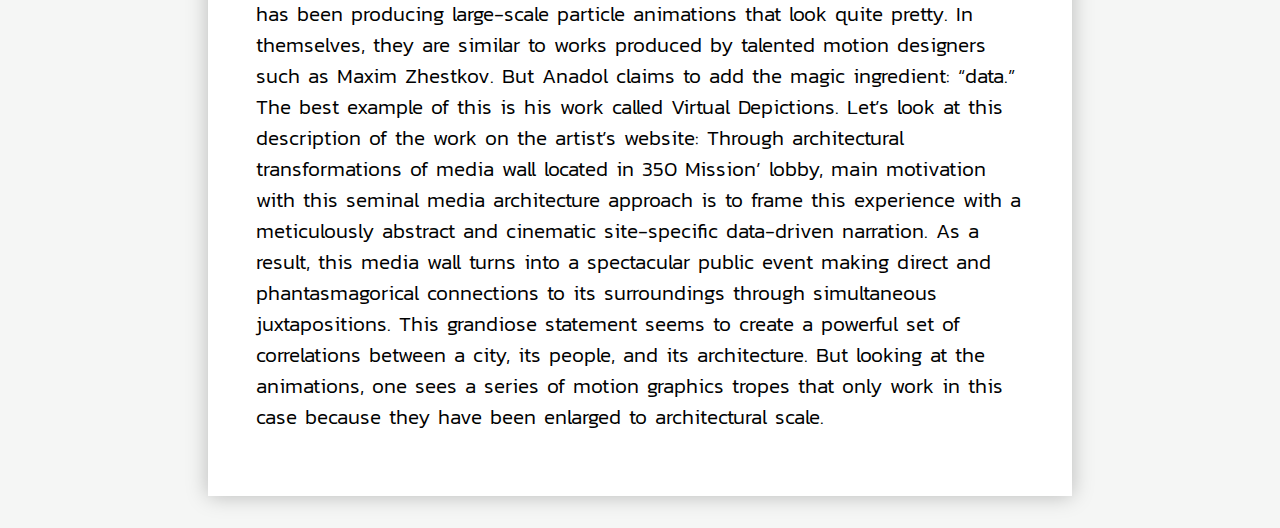
<file: content.html>
<!DOCTYPE html>
<html lang="en">
<head>
    <meta charset="UTF-8">
    <meta name="viewport" content="width=device-width, initial-scale=1.0">
    <meta http-equiv="X-UA-Compatible" content="ie=edge">
    <title>content</title>
    <script src="js/jquery-3.3.1.min.js"></script>
    <script src="js/content.js"></script>
    <link rel="stylesheet" href="css/content.css">
    <link rel="stylesheet" href="css/font-setup.css">
    <link href="https://fonts.googleapis.com/css?family=Kanit:200,400" rel="stylesheet">
    
</head>
<body>
    <div class="navbar">
        <ul class="nav">
            <li class="item">
                <a href="#">some</a>
            </li>
            
            <li class="item">
                <a href="#">thing</a>
            </li>
            
            <li class="item">
                <a href="#">I don't</a>
            </li>
            
            <li class="item">
                <a href="#" class="contact">Know</a>
            </li>
        </ul>
        
        <div class="logo">
            
        </div>
    </div>
    <!-- ------------------------------------------------------------ -->
    <div id="totop">
        <a class="btn" href="#">
            <svg xmlns="http://www.w3.org/2000/svg" viewBox="0 0 512 512"><path d="M256 217.9L383 345c9.4 9.4 24.6 9.4 33.9 0 9.4-9.4 9.3-24.6 0-34L273 167c-9.1-9.1-23.7-9.3-33.1-.7L95 310.9c-4.7 4.7-7 10.9-7 17s2.3 12.3 7 17c9.4 9.4 24.6 9.4 33.9 0l127.1-127z"/></svg>
        </a>
    </div>
    <!-- --------------------------------------- -->
    <div id="cover-top"></div>
    
    <div class="content-holder">
        <div class="topic-holder">
            <p id="topic">ทำไมมานพสอนไม่รู้เรื่อง?</p>
            
            <p id="sub-topic"> เรามาอยู่จุดๆนี้ได้ยังไงวะ จุดที่เราไม่ทำงานกันแล้ว</p>
        </div>
        
        
        <img src="img/test/mf.jpg" alt="">
        
        <p>Lorem ipsum dolor sit amet, consectetur adipisicing elit. Eos illum eaque iste libero perspiciatis laborum, pariatur minus ipsa fuga assumenda incidunt magni deleniti ea commodi. Nihil quam fuga sequi est.</p>
        
        <br>
        
        <p>Penk graduated from the University of Auckland in 1999 and joined the Royal New Zealand Navy, serving as an officer on HMNZS Te Kaha. He was an aide-de-camp for Governor-General Silvia Cartwright, before joining the Australian Defence Force for four years.[1]
            
            After his military career, Penk became a property lawyer.[1] His father, Stephen, is an Associate Dean at the University of Auckland's Law school and his brother Alex is also a lawyer.[2]</p>
            
            <p>instead of asking for food, he offers to cook something very unique — stone soup. He says all it needs is water and a special stone. The homeowner is curious and agrees to it. Quickly, the beggar begins asking for additional ingredients to make the soup even better. Every single vegetable and meat eventually ends up in it, and the soup is, of course, delicious — although the proverbial stone had nothing to do with it.
                
                Those who become interested in the use of data in art and design inevitably learn about the work of great designers, programmers, and artists like Edward Tufte, Ben Fry, and others. The news media almost unavoidably uses data visualization — “data viz” — as a tool to explain complex ideas that involve large numbers, shifts in time, vast geographical distributions, and the various correlations among them. Nicholas Feltron even popularized the idea of harvesting data to visualize your personal life.
                
                In the world of art and design, data is treated as a magic ingredient that will spice up anything. It immediately smacks of relevance, hard facts, and visible connections to invisible layers of our world and coexistence.
                
                As with any popular idea, “data as art” has produced mixed results. But there is one particular instance of this I want to focus on, and that is the use of data as a fake ingredient. What do I mean by “fake”? Often, data is mentioned in an artwork’s marketing materials but does nothing noticeable or meaningful to the work itself.
                
                If the artwork is good, you won’t need to expose its attributes.
                Some might ask: Why bother? Who cares if the data is used effectively?
                
                We should care when the marketing of art lies about the art itself.
                
                We see this with words like “interactivity” and “immersion.” People who market new media art activations dig a grave when they promise to “immerse you” in an “interactive environment” where you will be able to “be creative” with others. Artists who support this type of hypespeak distract from the quality of the work itself and send their audiences on a wild goose chase that inevitably ends in frustration. Why not just focus on the work?
                
                This is a question I’ve often asked of the work of Refik Anadol. Since 2015, he has been producing large-scale particle animations that look quite pretty. In themselves, they are similar to works produced by talented motion designers such as Maxim Zhestkov. But Anadol claims to add the magic ingredient: “data.” The best example of this is his work called Virtual Depictions. Let’s look at this description of the work on the artist’s website:
                
                Through architectural transformations of media wall located in 350 Mission’ lobby, main motivation with this seminal media architecture approach is to frame this experience with a meticulously abstract and cinematic site-specific data-driven narration. As a result, this media wall turns into a spectacular public event making direct and phantasmagorical connections to its surroundings through simultaneous juxtapositions.
                This grandiose statement seems to create a powerful set of correlations between a city, its people, and its architecture. But looking at the animations, one sees a series of motion graphics tropes that only work in this case because they have been enlarged to architectural scale.</p>
            </div>
        </body>
        </html>
</file>
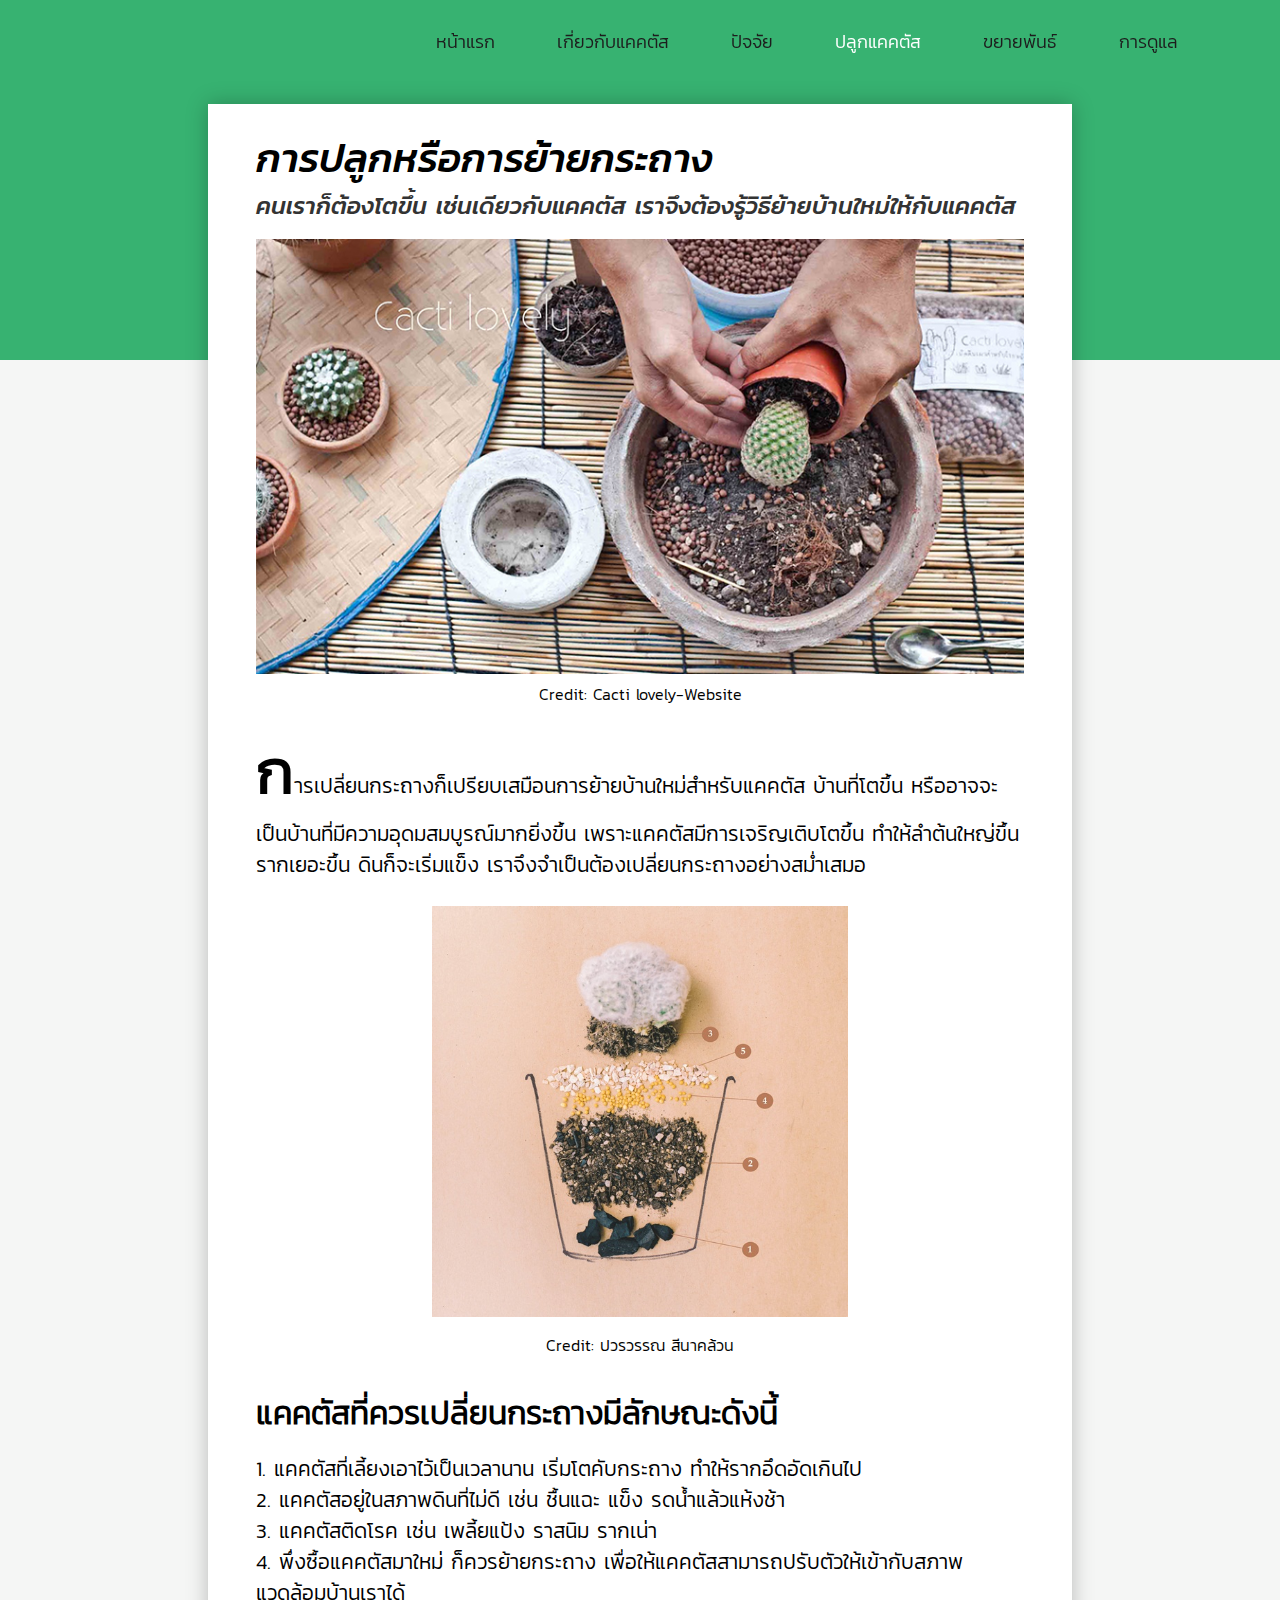
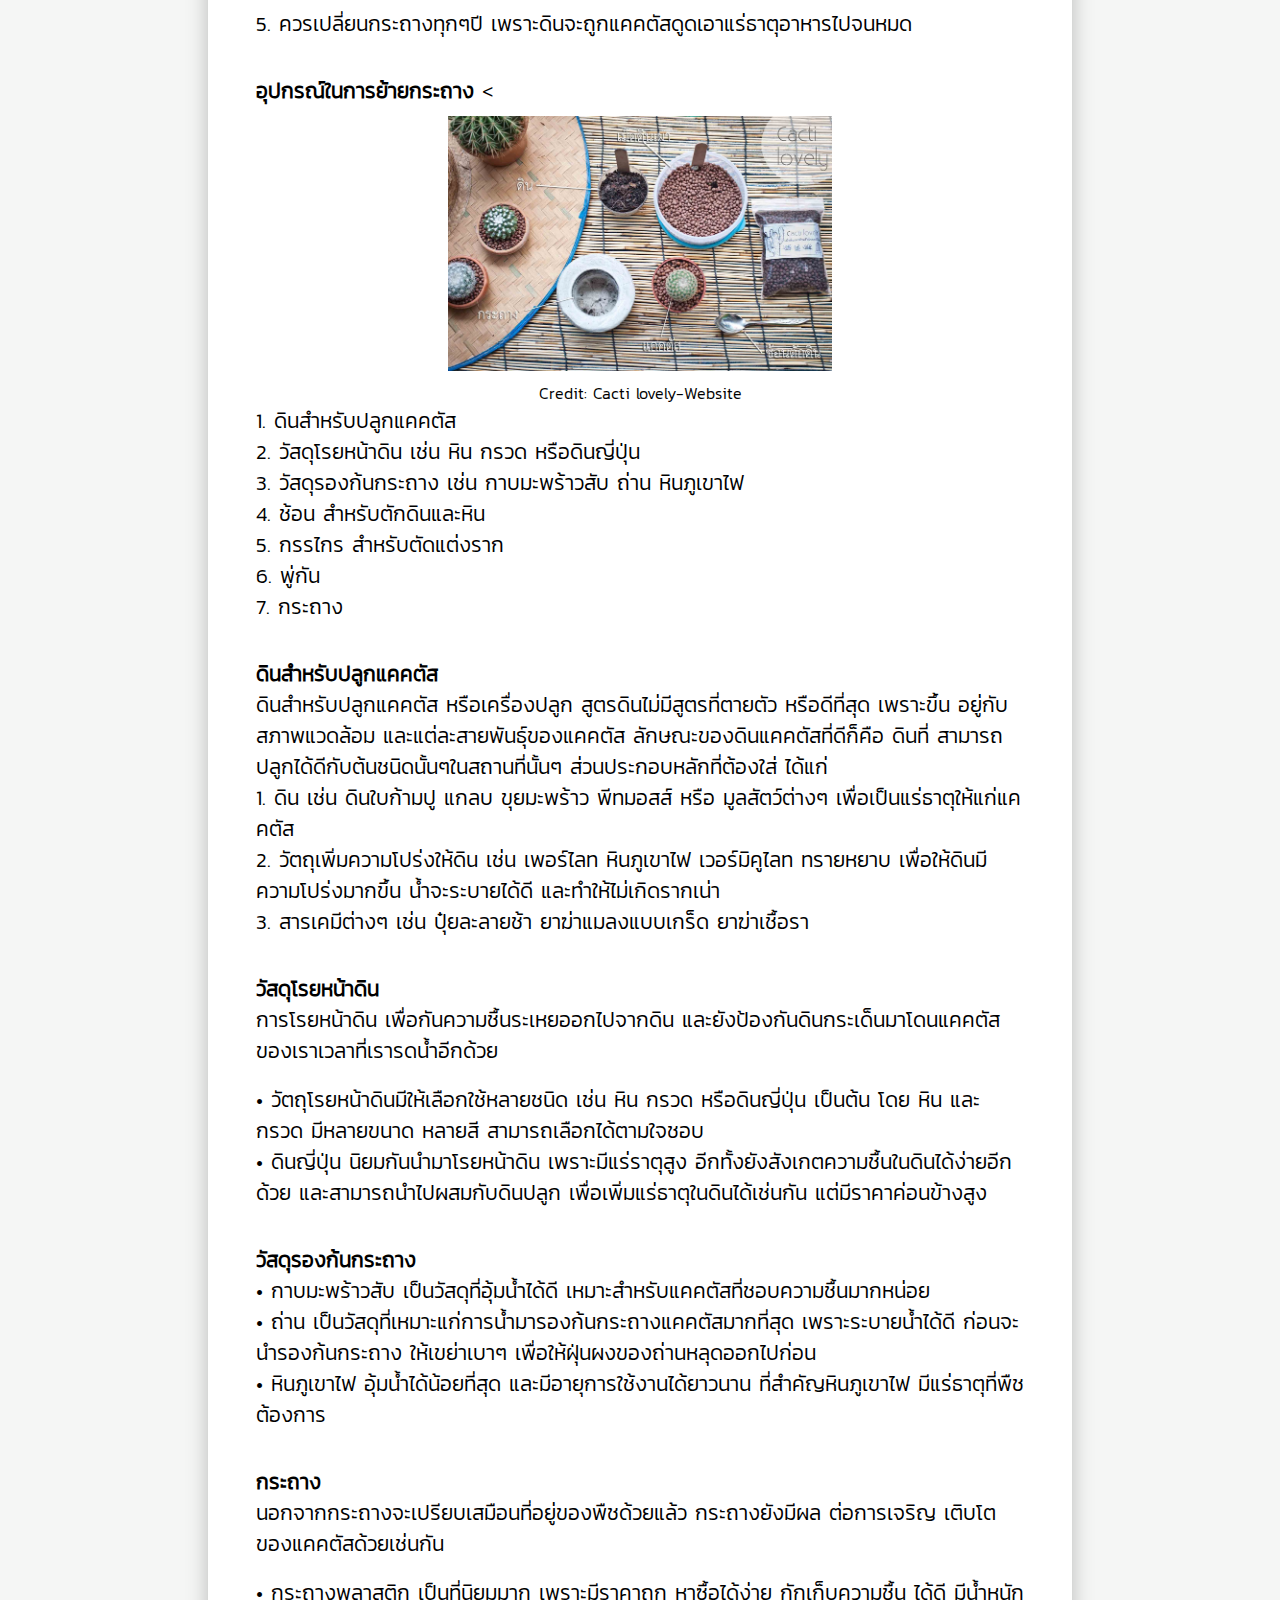
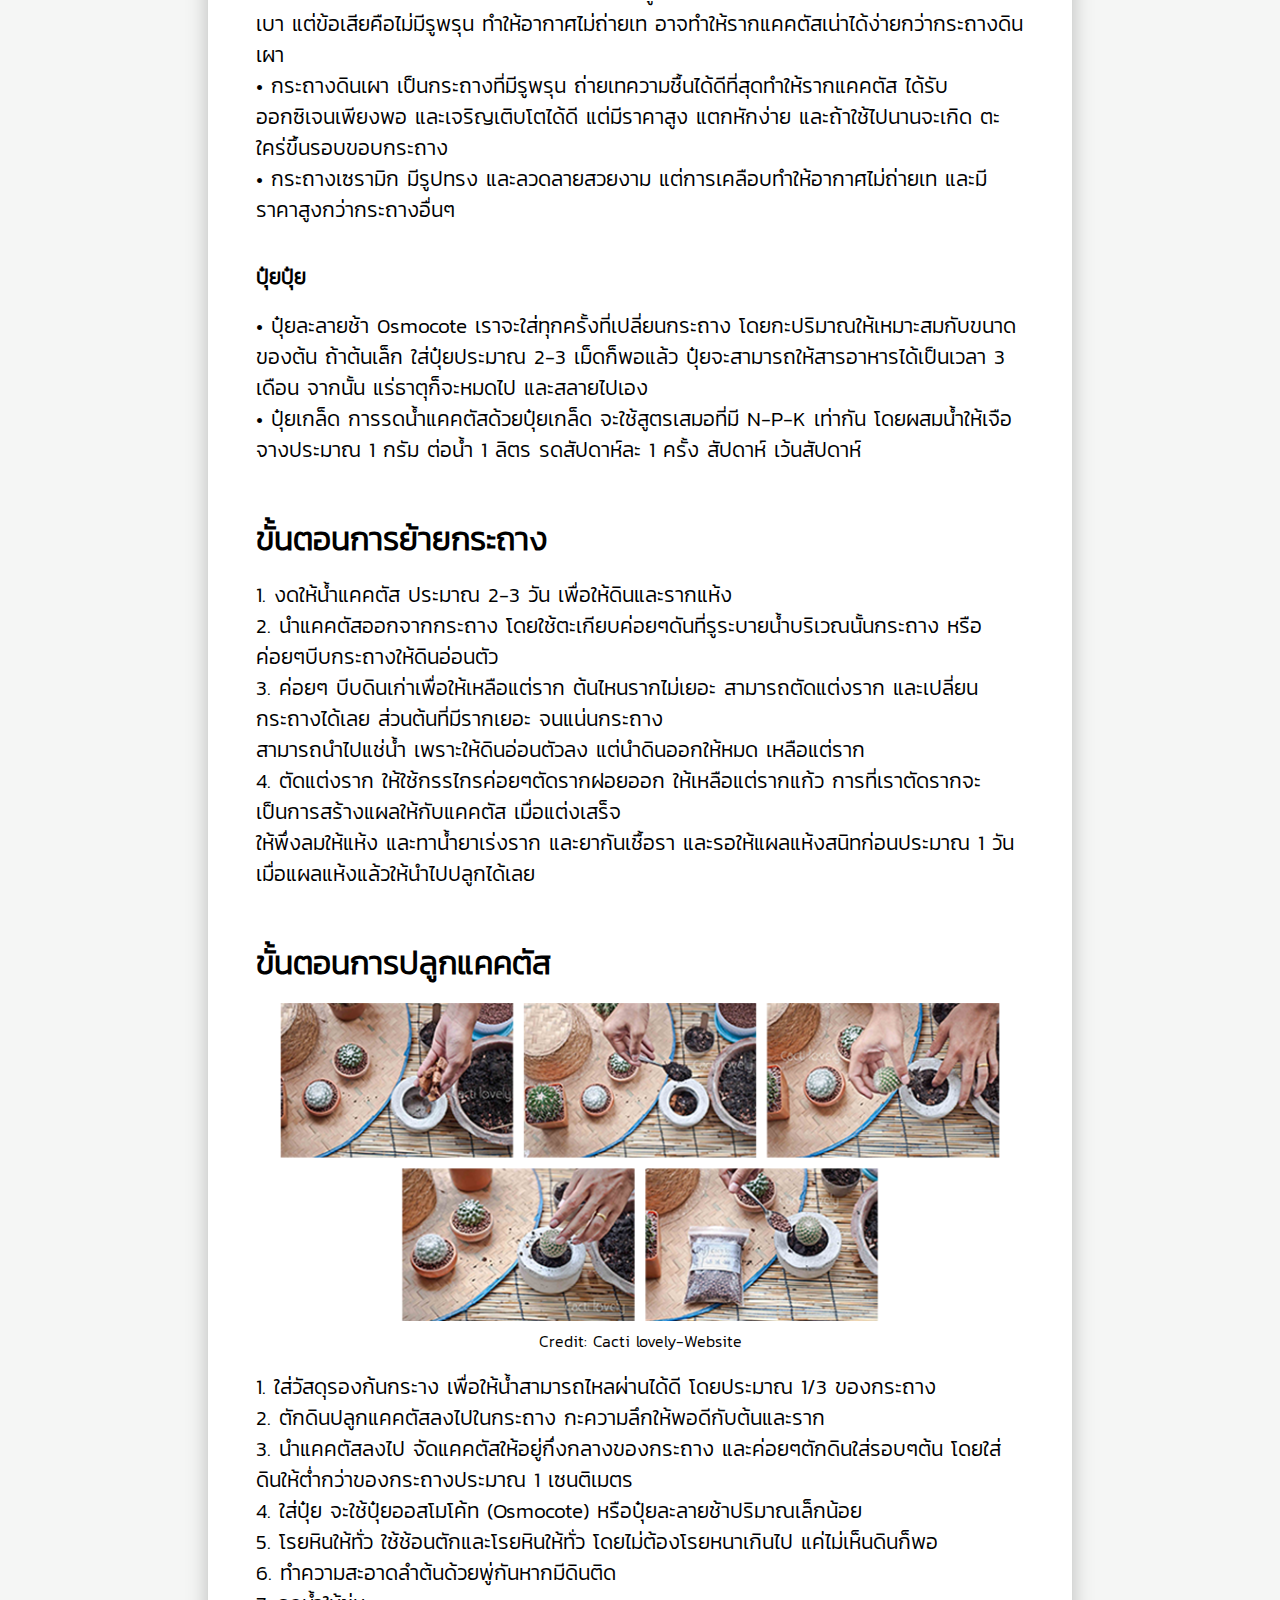
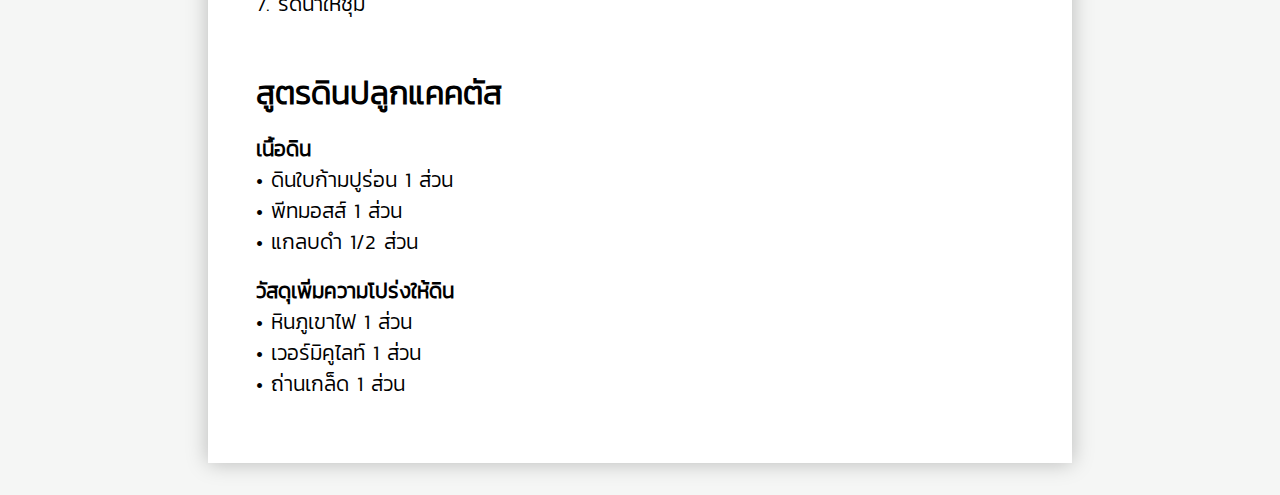
<file: plant.html>
<!DOCTYPE html>
<html lang="en">
<head>
    <meta charset="UTF-8">
    <meta name="viewport" content="width=device-width, initial-scale=1.0">
    <meta http-equiv="X-UA-Compatible" content="ie=edge">

    <title>การปลูกแคคตัส</title>
    <link rel="shortcut icon" href="img/icon.png" type="image/x-icon">

    <script src="js/jquery-3.3.1.min.js"></script>
    <script src="js/content.js"></script>
    <link rel="stylesheet" href="css/content.css">
    <link rel="stylesheet" href="css/font-setup.css">
    <link href="https://fonts.googleapis.com/css?family=Kanit:200,400" rel="stylesheet">
    
</head>
<body>
    <div class="navbar">
        <ul class="nav">
            <li class="item">
                <a href="index.html" target="_blank" >หน้าแรก</a>
            </li>
            <li class="item">
                <a href="content.html" target="_blank">เกี่ยวกับแคคตัส</a>
            </li>
            
            <li class="item">
                <a href="factor.html" target="_blank">ปัจจัย</a>
            </li>
            
            <li class="item">
                <a href="#" class="active">ปลูกแคคตัส</a>
            </li>
            
            <li class="item">
                <a href="reproduc.html" target="_blank">ขยายพันธ์</a>
            </li>
            
            <li class="item">
                <a href="care.html" target="_blank">การดูแล</a>
            </li>
        </ul>
        
        <div class="logo">
            
        </div>
    </div>
    <!-- ------------------------------------------------------------ -->
    <div id="totop">
        <a class="btn" href="#">
            <svg xmlns="http://www.w3.org/2000/svg" viewBox="0 0 512 512"><path d="M256 217.9L383 345c9.4 9.4 24.6 9.4 33.9 0 9.4-9.4 9.3-24.6 0-34L273 167c-9.1-9.1-23.7-9.3-33.1-.7L95 310.9c-4.7 4.7-7 10.9-7 17s2.3 12.3 7 17c9.4 9.4 24.6 9.4 33.9 0l127.1-127z"/></svg>
        </a>
    </div>
    <!-- --------------------------------------- -->
    <div id="cover-top"></div>
    
    <div class="content-holder">
        <div class="topic-holder">
        	<p id="topic">การปลูกหรือการย้ายกระถาง</p>
            <p id="sub-topic">คนเราก็ต้องโตขึ้น เช่นเดียวกับแคคตัส เราจึงต้องรู้วิธีย้ายบ้านใหม่ให้กับแคคตัส</p>
        </div>
        
        
        <img src="img/KLA/plant/wall.jpg" alt="" hight="600" class="img-full">
        <p id="credit">Credit: Cacti lovely-Website</p>

        <br>
        
        <p id="content_text"><b style="font-size:3em;">ก</b>ารเปลี่ยนกระถางก็เปรียบเสมือนการย้ายบ้านใหม่สำหรับแคคตัส บ้านที่โตขึ้น หรืออาจจะเป็นบ้านที่มีความอุดมสมบูรณ์มากยิ่งขึ้น เพราะแคคตัสมีการเจริญเติบโตขึ้น ทำให้ลำต้นใหญ่ขึ้น รากเยอะขึ้น ดินก็จะเริ่มแข็ง เราจึงจำเป็นต้องเปลี่ยนกระถางอย่างสม่ำเสมอ</p><br>

        <img src="img/KLA/plant/001.jpg" alt="" class="img-small">
        <p id="credit">Credit: ปวรวรรณ สีนาคล้วน</p>

        <!-- ------------------------------------------ -->

	    <h3>แคคตัสที่ควรเปลี่ยนกระถางมีลักษณะดังนี้</h3>
		<p id="content_text">
        1. แคคตัสที่เลี้ยงเอาไว้เป็นเวลานาน เริ่มโตคับกระถาง ทำให้รากอึดอัดเกินไป<br>
        2. แคคตัสอยู่ในสภาพดินที่ไม่ดี เช่น ชื้นแฉะ แข็ง รดน้ำแล้วแห้งช้า<br>
        3. แคคตัสติดโรค เช่น เพลี้ยแป้ง ราสนิม รากเน่า<br>
        4. พึ่งซื้อแคคตัสมาใหม่ ก็ควรย้ายกระถาง เพื่อให้แคคตัสสามารถปรับตัวให้เข้ากับสภาพแวดล้อมบ้านเราได้<br>
        5. ควรเปลี่ยนกระถางทุกๆปี เพราะดินจะถูกแคคตัสดูดเอาแร่ธาตุอาหารไปจนหมด</p><br>

        <!-- ------------------------------------------ -->

		<br><p id="content_text"><b style="font-size:1em;">อุปกรณ์ในการย้ายกระถาง </b><<br>
		<img src="img/KLA/plant/1.jpg" alt="">
        <p id="credit">Credit: Cacti lovely-Website</p>
        <p id="content_text">
		1. ดินสําหรับปลูกแคคตัส<br>
        2. วัสดุโรยหน้าดิน เช่น หิน กรวด หรือดินญี่ปุ่น<br>
        3. วัสดุรองก้นกระถาง เช่น กาบมะพร้าวสับ ถ่าน หินภูเขาไฟ<br>
        4. ช้อน สำหรับตักดินและหิน <br>
        5. กรรไกร สำหรับตัดแต่งราก <br>
        6. พู่กัน<br>
        7. กระถาง</p><br>

        <!-- ------------------------------------------ -->

		<br><p id="content_text"><b style="font-size:1em;">ดินสำหรับปลูกแคคตัส </b><br>
		<!-- <img src="img/KLA/factor/fire.jpg" alt="" hight="400"> -->
		ดินสำหรับปลูกแคคตัส หรือเครื่องปลูก สูตรดินไม่มีสูตรที่ตายตัว หรือดีที่สุด เพราะขึ้น อยู่กับสภาพแวดล้อม และแต่ละสายพันธุ์ของแคคตัส ลักษณะของดินแคคตัสที่ดีก็คือ ดินที่ สามารถปลูกได้ดีกับต้นชนิดนั้นๆในสถานที่นั้นๆ ส่วนประกอบหลักที่ต้องใส่ ได้แก่<br>
        1. ดิน เช่น ดินใบก้ามปู แกลบ ขุยมะพร้าว พีทมอสส์ หรือ มูลสัตว์ต่างๆ เพื่อเป็นแร่ธาตุให้แก่แคคตัส<br>
        2. วัตถุเพิ่มความโปร่งให้ดิน เช่น เพอร์ไลท หินภูเขาไฟ เวอร์มิคูไลท ทรายหยาบ เพื่อให้ดินมีความโปร่งมากขึ้น น้ำจะระบายได้ดี และทำให้ไม่เกิดรากเน่า<br>
        3. สารเคมีต่างๆ เช่น ปุ๋ยละลายช้า ยาฆ่าแมลงแบบเกร็ด ยาฆ่าเชื้อรา</p><br>

        <!-- ------------------------------------------ -->

		<br><p id="content_text"><b style="font-size:1em;">วัสดุโรยหน้าดิน</b><br>
        <!-- <img src="img/KLA/factor/wrong.jpg" alt="" hight="400"> -->
		การโรยหน้าดิน เพื่อกันความชื้นระเหยออกไปจากดิน และยังป้องกันดินกระเด็นมาโดนแคคตัสของเราเวลาที่เรารดน้ำอีกด้วย</p><br>
        <p id="content_text" class="indent">&bull; วัตถุโรยหน้าดินมีให้เลือกใช้หลายชนิด เช่น หิน กรวด หรือดินญี่ปุ่น เป็นต้น โดย หิน และกรวด มีหลายขนาด หลายสี สามารถเลือกได้ตามใจชอบ</p>
        <p id="content_text" class="indent">&bull; ดินญี่ปุ่น นิยมกันนำมาโรยหน้าดิน เพราะมีแร่ราตุสูง อีกทั้งยังสังเกตความชื้นในดินได้ง่ายอีกด้วย และสามารถนำไปผสมกับดินปลูก เพื่อเพิ่มแร่ธาตุในดินได้เช่นกัน แต่มีราคาค่อนข้างสูง</p><br>

        <!-- ------------------------------------------ -->

        <br><p id="content_text"><b style="font-size:1em;">วัสดุรองก้นกระถาง</b><br>
        <!-- <img src="img/KLA/factor/wrong.jpg" alt="" hight="400"> --></p>
        <p id="content_text" class="indent">&bull; กาบมะพร้าวสับ เป็นวัสดุที่อุ้มน้ำได้ดี เหมาะสำหรับแคคตัสที่ชอบความชื้นมากหน่อย
</p>
        <p id="content_text" class="indent">&bull; ถ่าน เป็นวัสดุที่เหมาะแก่การน้ำมารองก้นกระถางแคคตัสมากที่สุด เพราะระบายน้ำได้ดี ก่อนจะนำรองก้นกระถาง ให้เขย่าเบาๆ เพื่อให้ฝุ่นผงของถ่านหลุดออกไปก่อน</p>

        <p id="content_text" class="indent">&bull; หินภูเขาไฟ อุ้มน้ำได้น้อยที่สุด และมีอายุการใช้งานได้ยาวนาน ที่สำคัญหินภูเขาไฟ มีแร่ธาตุที่พืชต้องการ</p><br>

        <!-- ------------------------------------------ -->

        <br><p id="content_text"><b style="font-size:1em;">กระถาง</b><br>
        <!-- <img src="img/KLA/factor/wrong.jpg" alt="" hight="400"> -->
        นอกจากกระถางจะเปรียบเสมือนที่อยู่ของพืชด้วยแล้ว กระถางยังมีผล ต่อการเจริญ เติบโตของแคคตัสด้วยเช่นกัน</p><br>
        <p id="content_text" class="indent">&bull; กระถางพลาสติก เป็นที่นิยมมาก เพราะมีราคาถูก หาซื้อได้ง่าย กักเก็บความชื้น ได้ดี มีน้ำหนักเบา แต่ข้อเสียคือไม่มีรูพรุน ทำให้อากาศไม่ถ่ายเท อาจทำให้รากแคคตัสเน่าได้ง่ายกว่ากระถางดินเผา</p>
        <p id="content_text" class="indent">&bull; กระถางดินเผา เป็นกระถางที่มีรูพรุน ถ่ายเทความชื้นได้ดีที่สุดทำให้รากแคคตัส ได้รับออกซิเจนเพียงพอ และเจริญเติบโตได้ดี แต่มีราคาสูง แตกหักง่าย และถ้าใช้ไปนานจะเกิด ตะใคร่ขึ้นรอบขอบกระถาง</p>
        <p id="content_text" class="indent">&bull; กระถางเซรามิก มีรูปทรง และลวดลายสวยงาม แต่การเคลือบทำให้อากาศไม่ถ่ายเท และมีราคาสูงกว่ากระถางอื่นๆ</p><br>

        <!-- ------------------------------------------ -->

        <br><p id="content_text"><b style="font-size:1em;">ปุ๋ยปุ๋ย</b></p><br>
        <!-- <img src="img/KLA/factor/wrong.jpg" alt="" hight="400"> -->
        <p id="content_text" class="indent">&bull; ปุ๋ยละลายช้า 0smocote เราจะใส่ทุกครั้งที่เปลี่ยนกระถาง โดยกะปริมาณให้เหมาะสมกับขนาดของต้น ถ้าต้นเล็ก ใส่ปุ๋ยประมาณ 2-3 เม็ดก็พอแล้ว ปุ๋ยจะสามารถให้สารอาหารได้เป็นเวลา 3 เดือน จากนั้น แร่ธาตุก็จะหมดไป และสลายไปเอง</p>
        <p id="content_text" class="indent">&bull; ปุ๋ยเกล็ด การรดน้ำแคคตัสด้วยปุ๋ยเกล็ด จะใช้สูตรเสมอที่มี N-P-K เท่ากัน โดยผสมน้ำให้เจือจางประมาณ 1 กรัม ต่อน้ำ 1 ลิตร รดสัปดาห์ละ 1 ครั้ง สัปดาห์ เว้นสัปดาห์</p><br>

        <!-- -----------------How to---------------- -->

        <h3>ขั้นตอนการย้ายกระถาง</h3>
        <!-- <img src="img/KLA/factor/wrong.jpg" alt="" hight="400"> -->
        <p id="content_text">
        1. งดให้น้ำแคคตัส ประมาณ 2-3 วัน เพื่อให้ดินและรากแห้ง<br>
        2. นำแคคตัสออกจากกระถาง โดยใช้ตะเกียบค่อยๆดันที่รูระบายน้ำบริเวณนั้นกระถาง หรือค่อยๆบีบกระถางให้ดินอ่อนตัว<br>
        3. ค่อยๆ บีบดินเก่าเพื่อให้เหลือแต่ราก ต้นไหนรากไม่เยอะ สามารถตัดแต่งราก และเปลี่ยน กระถางได้เลย ส่วนต้นที่มีรากเยอะ จนแน่นกระถาง <br>สามารถนำไปแช่น้ำ เพราะให้ดินอ่อนตัวลง แต่นำดินออกให้หมด เหลือแต่ราก <br>
        4. ตัดแต่งราก ให้ใช้กรรไกรค่อยๆตัดรากฝอยออก ให้เหลือแต่รากแก้ว การที่เราตัดรากจะเป็นการสร้างแผลให้กับแคคตัส เมื่อแต่งเสร็จ <br>ให้พึ่งลมให้แห้ง และทาน้ำยาเร่งราก และยากันเชื้อรา และรอให้แผลแห้งสนิทก่อนประมาณ 1 วัน เมื่อแผลแห้งแล้วให้นำไปปลูกได้เลย</p><br>

        <h3>ขั้นตอนการปลูกแคคตัส</h3>
        <img src="img/KLA/plant/howto.png" alt="" class="img-full">
        <p id="credit">Credit: Cacti lovely-Website</p><br>
        <p id="content_text">
        1. ใส่วัสดุรองก้นกระาง เพื่อให้น้ำสามารถไหลผ่านได้ดี โดยประมาณ 1/3 ของกระถาง<br>  
        2. ตักดินปลูกแคคตัสลงไปในกระถาง กะความลึกให้พอดีกับต้นและราก<br>  
        3. นําแคคตัสลงไป จัดแคคตัสให้อยู่กึ่งกลางของกระถาง และค่อยๆตักดินใส่รอบๆต้น โดยใส่ดินให้ต่ำกว่าของกระถางประมาณ 1 เซนติเมตร<br>  
        4. ใส่ปุ๋ย จะใช้ปุ๋ยออสโมโค้ท (Osmocote) หรือปุ๋ยละลายช้าปริมาณเล็กน้อย<br>  
        5. โรยหินให้ทั่ว ใช้ช้อนตักและโรยหินให้ทั่ว โดยไม่ต้องโรยหนาเกินไป แค่ไม่เห็นดินก็พอ<br>  
        6. ทำความสะอาดลำต้นด้วยพู่กันหากมีดินติด<br>  
        7. รดน้ำให้ชุ่ม</p><br>  

        <h3>สูตรดินปลูกแคคตัส</h3>
        <!-- <img src="img/KLA/factor/wrong.jpg" alt="" hight="400"> -->
        <p id="content_text"><b style="font-size:1em;">เนื้อดิน</b></p>
        <p id="content_text" class="indent">&bull; ดินใบก้ามปูร่อน 1 ส่วน</p> 
        <p id="content_text" class="indent">&bull; พีทมอสส์ 1 ส่วน</p>  
        <p id="content_text" class="indent">&bull; แกลบดำ 1/2 ส่วน</p> <br> 

        <p id="content_text"><b style="font-size:1em;">วัสดุเพิ่มความโปร่งให้ดิน </b></p>                    
        <p id="content_text" class="indent">&bull; หินภูเขาไฟ 1 ส่วน </p> 
        <p id="content_text" class="indent">&bull; เวอร์มิคูไลท์ 1 ส่วน</p>  
        <p id="content_text" class="indent">&bull; ถ่านเกล็ด 1 ส่วน</p>  
        </div>
	</body>
</html>
</file>
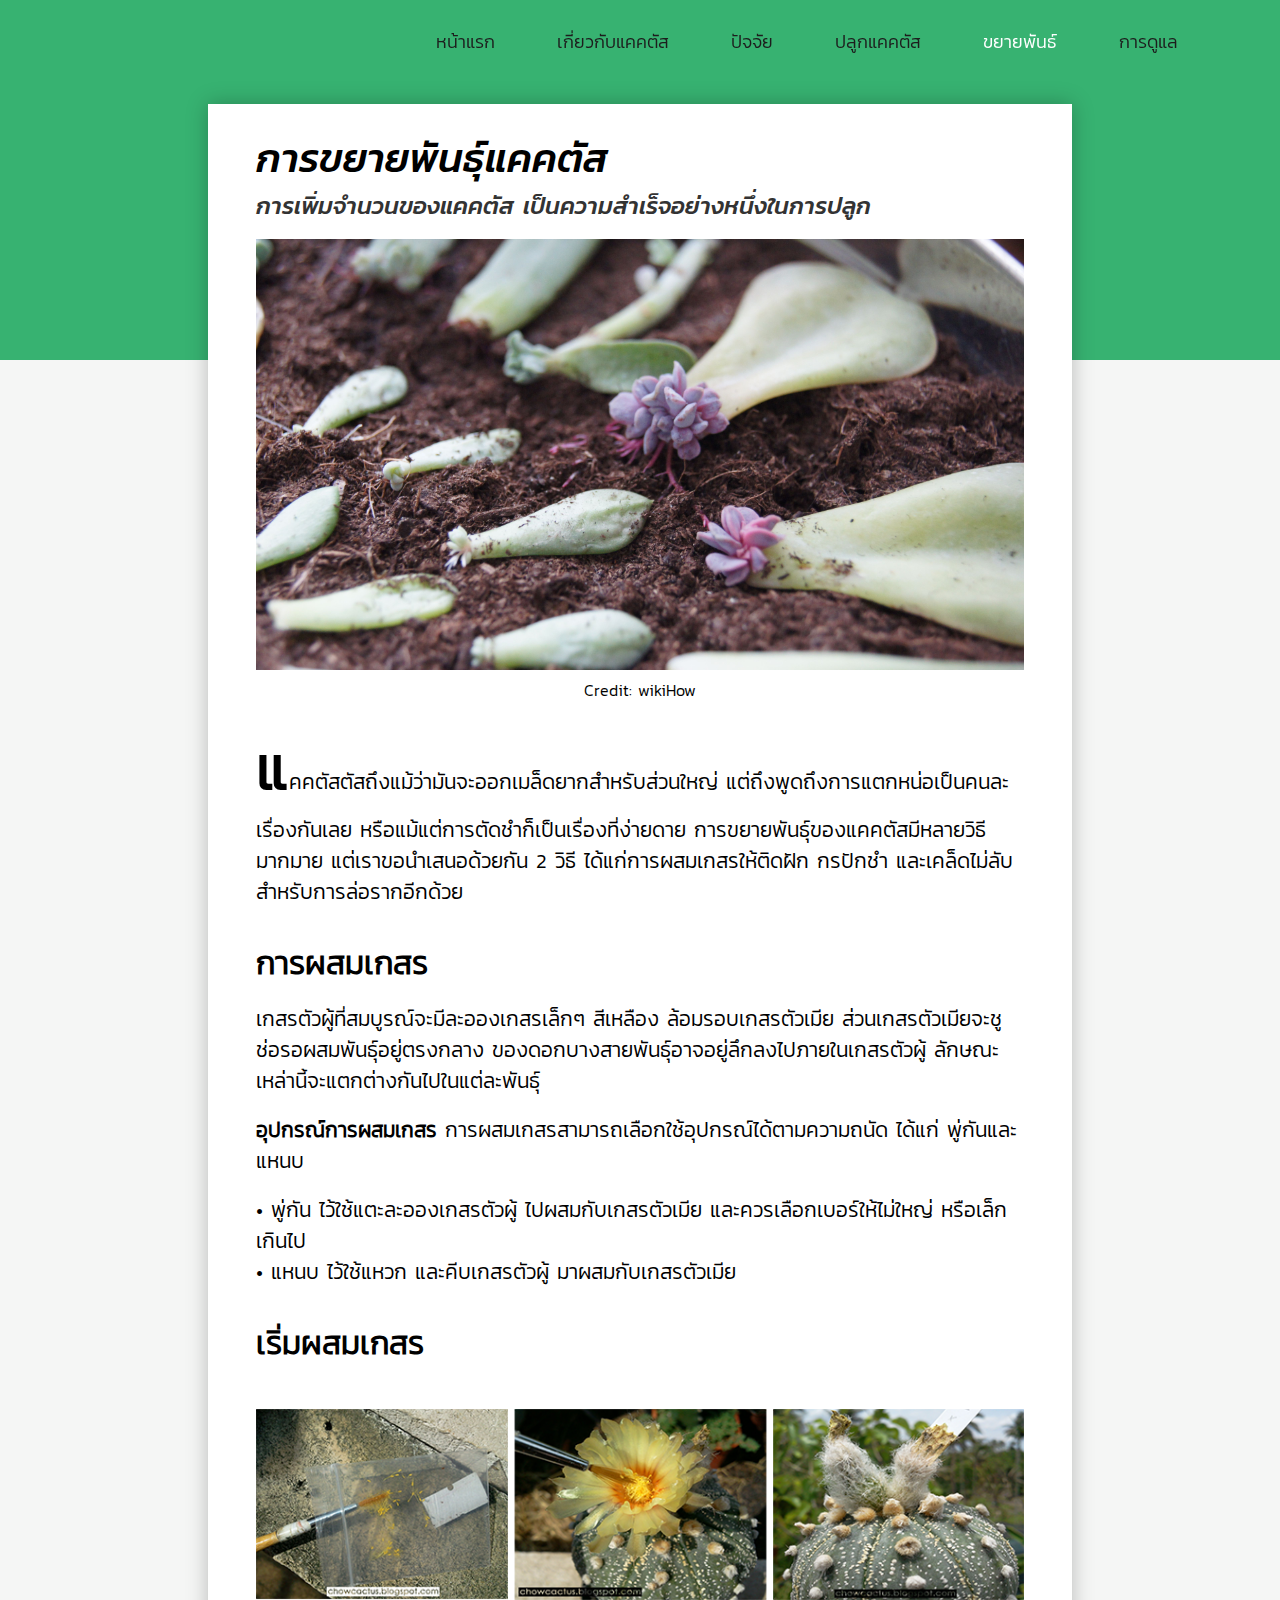
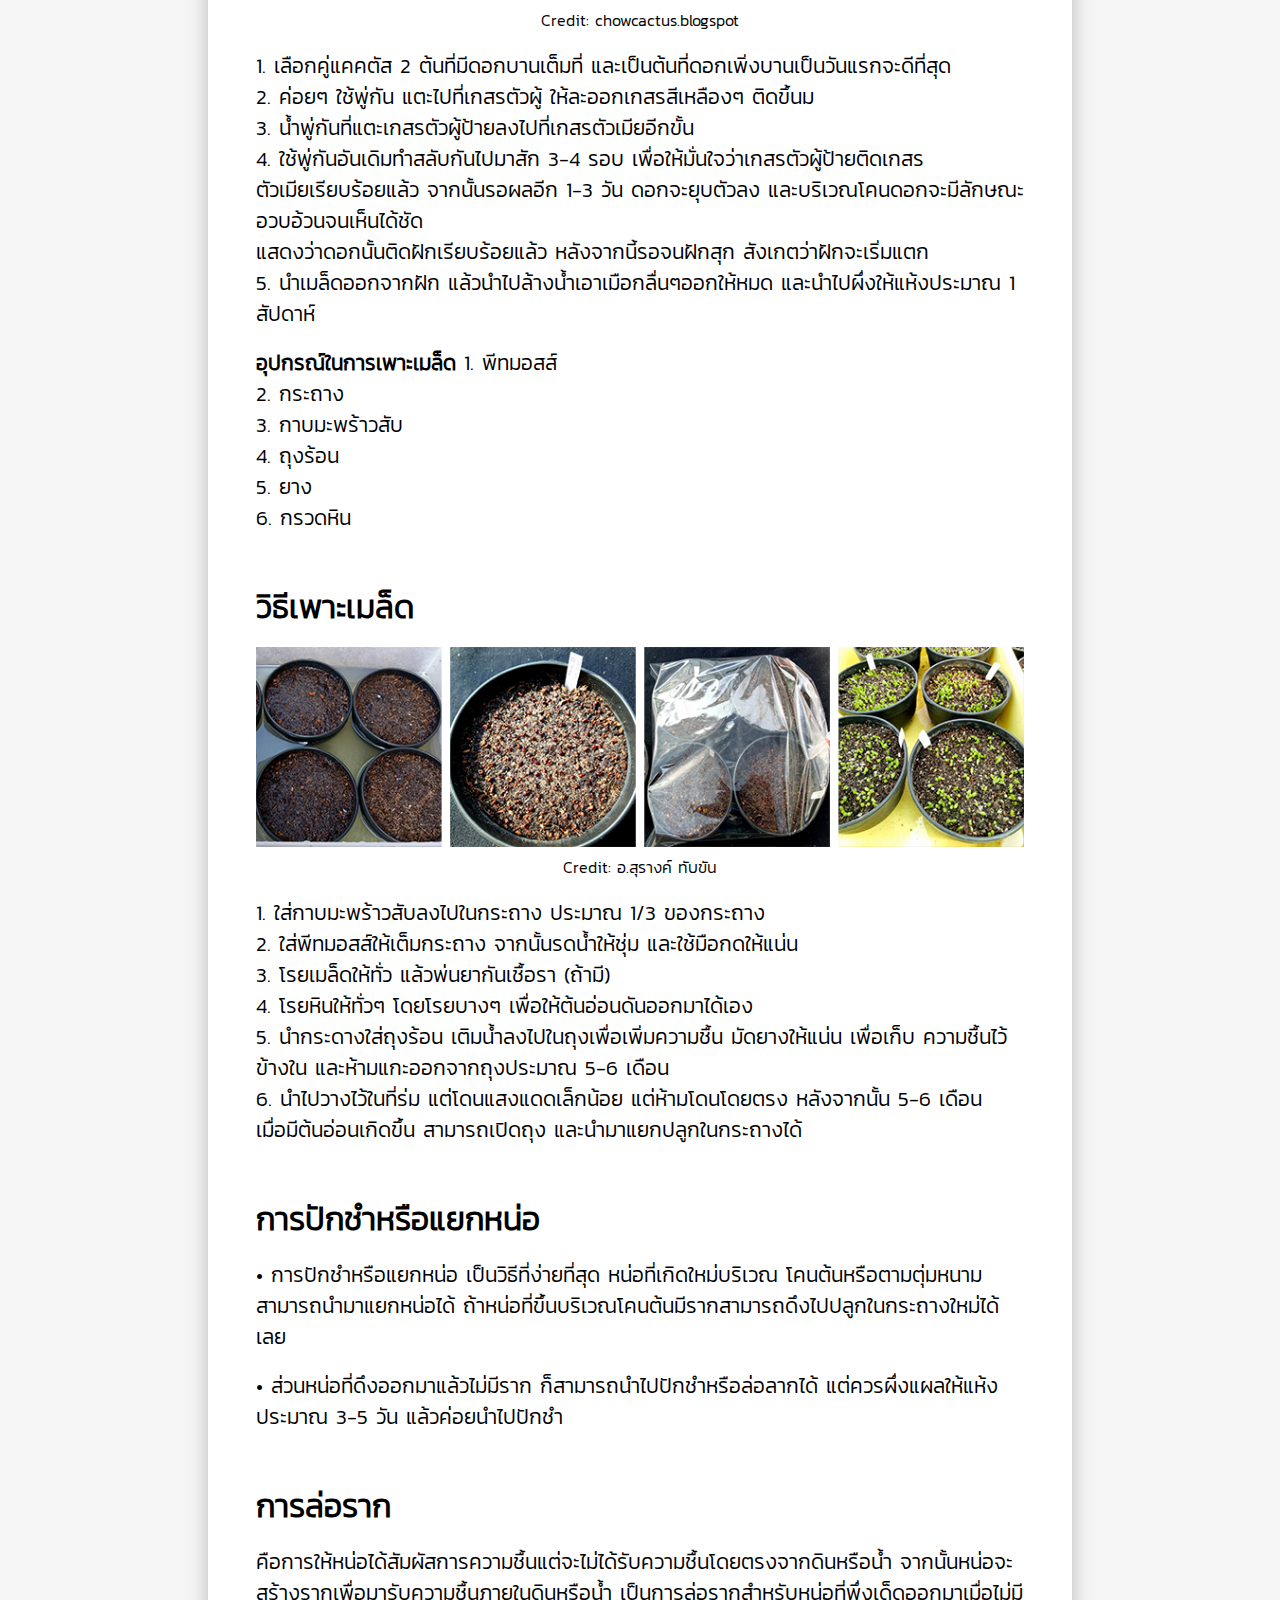
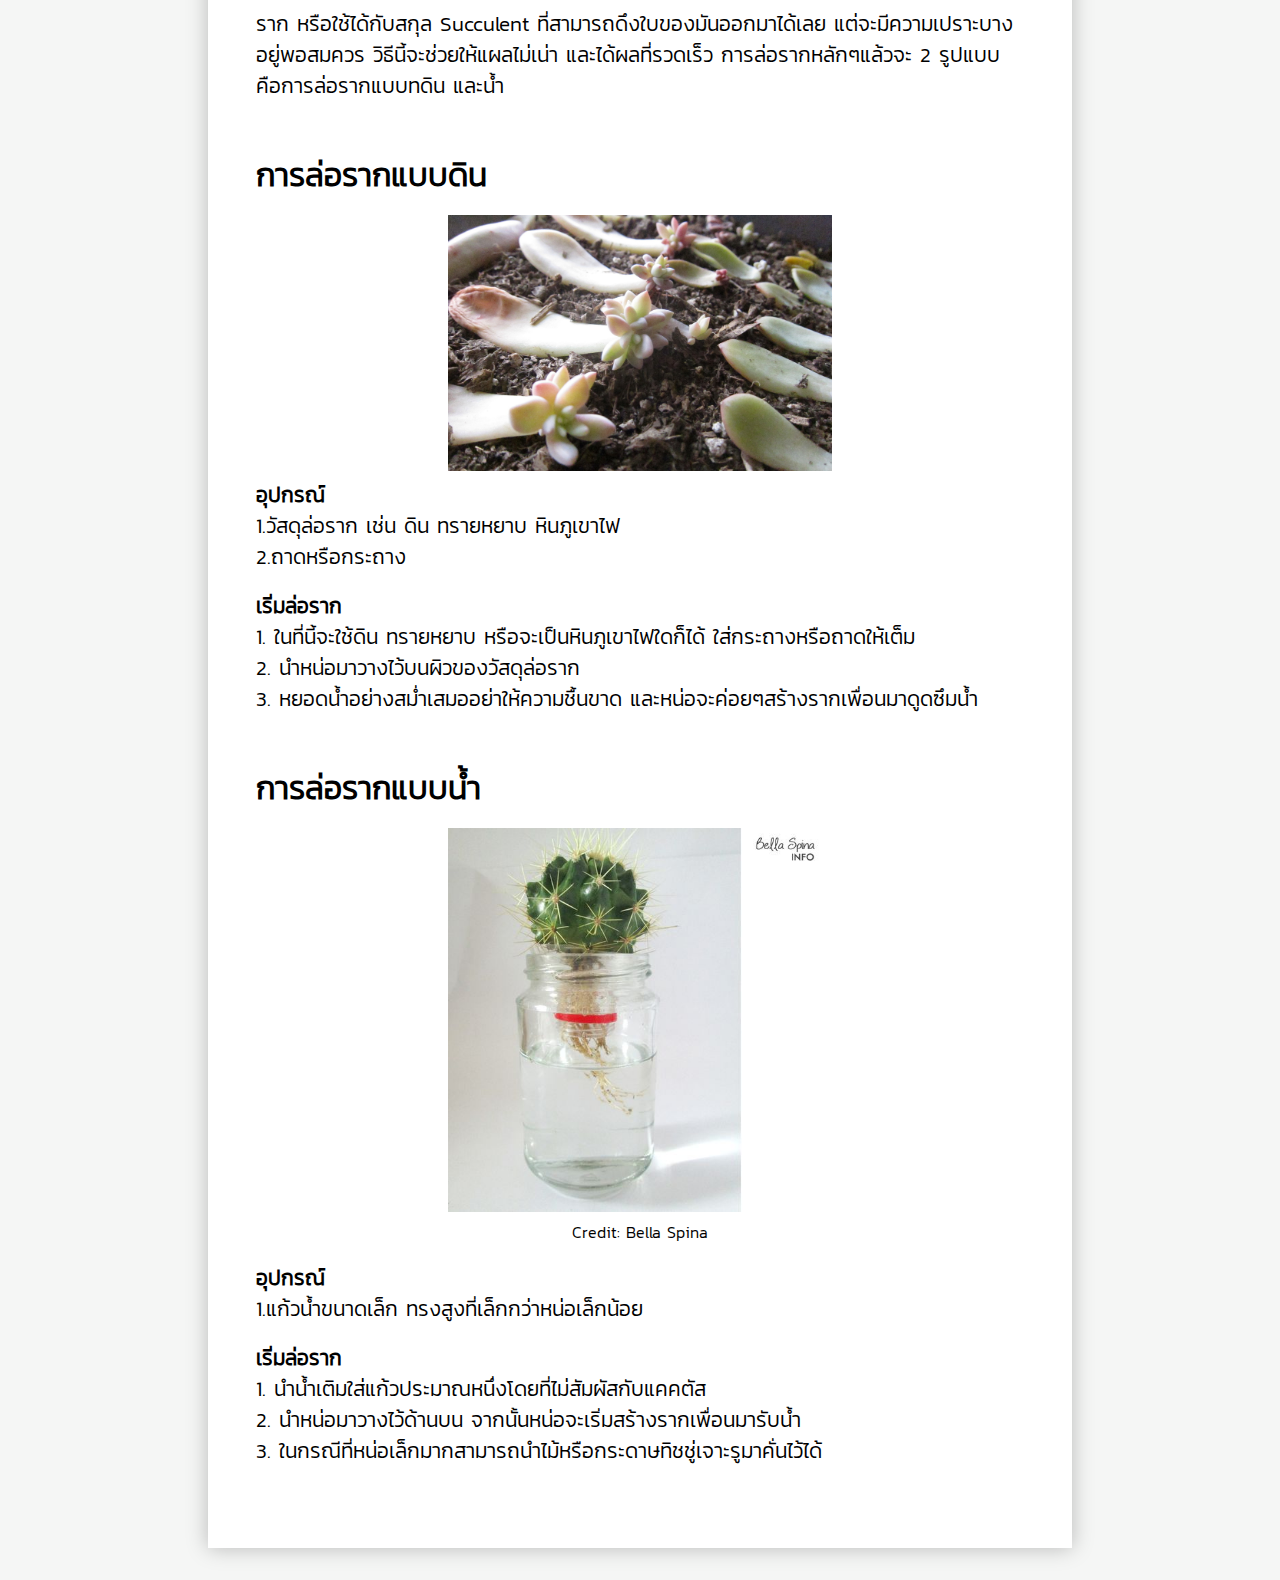
<file: reproduc.html>
<!DOCTYPE html>
<html lang="en">
<head>
    <meta charset="UTF-8">
    <meta name="viewport" content="width=device-width, initial-scale=1.0">
    <meta http-equiv="X-UA-Compatible" content="ie=edge">
    <title>การขยายพันธุ์แคคตัส</title>
    <link rel="shortcut icon" href="img/icon.png" type="image/x-icon">
    <script src="js/jquery-3.3.1.min.js"></script>
    <script src="js/content.js"></script>
    <link rel="stylesheet" href="css/content.css">
    <link rel="stylesheet" href="css/font-setup.css">
    <link href="https://fonts.googleapis.com/css?family=Kanit:200,400" rel="stylesheet">
    
</head>
<body>
    <div class="navbar">
        <ul class="nav">
            <li class="item">
                <a href="index.html" target="_blank" >หน้าแรก</a>
            </li>
            <li class="item">
                <a href="content.html" target="_blank" >เกี่ยวกับแคคตัส</a>
            </li>
            
            <li class="item">
                <a href="factor.html" target="_blank">ปัจจัย</a>
            </li>
            
            <li class="item">
                <a href="plant.html" target="_blank">ปลูกแคคตัส</a>
            </li>
            
            <li class="item">
                <a href="#" class="active">ขยายพันธ์</a>
            </li>
            
            <li class="item">
                <a href="care.html" target="_blank">การดูแล</a>
            </li>
        </ul>
        
        <div class="logo">
            
        </div>
    </div>
    <!-- ------------------------------------------------------------ -->
    <div id="totop">
        <a class="btn" href="#">
            <svg xmlns="http://www.w3.org/2000/svg" viewBox="0 0 512 512"><path d="M256 217.9L383 345c9.4 9.4 24.6 9.4 33.9 0 9.4-9.4 9.3-24.6 0-34L273 167c-9.1-9.1-23.7-9.3-33.1-.7L95 310.9c-4.7 4.7-7 10.9-7 17s2.3 12.3 7 17c9.4 9.4 24.6 9.4 33.9 0l127.1-127z"/></svg>
        </a>
    </div>
    <!-- --------------------------------------- -->
    <div id="cover-top"></div>
    
    <div class="content-holder">
        <div class="topic-holder">
        	<p id="topic">การขยายพันธุ์แคคตัส</p>
            <p id="sub-topic">การเพิ่มจำนวนของแคคตัส เป็นความสำเร็จอย่างหนึ่งในการปลูก</p>
        </div>
        
        
        <img src="img/KLA/reproduc/wall3.jpg" alt="" hight="600" class="img-full">
        <p id="credit">Credit: wikiHow</p>

        <br>
        
        <p id="content_text"><b style="font-size:3em;">แ</b>คคตัสตัสถึงแม้ว่ามันจะออกเมล็ดยากสำหรับส่วนใหญ่ แต่ถึงพูดถึงการแตกหน่อเป็นคนละเรื่องกันเลย หรือแม้แต่การตัดชำก็เป็นเรื่องที่ง่ายดาย การขยายพันธุ์ของแคคตัสมีหลายวิธีมากมาย แต่เราขอนำเสนอด้วยกัน 2 วิธี ได้แก่การผสมเกสรให้ติดฝัก กรปักชำ และเคล็ดไม่ลับสำหรับการล่อรากอีกด้วย</p>

        <!-- ------------------------------------------ -->

	    <h3>การผสมเกสร</h3>
		<p id="content_text">เกสรตัวผู้ที่สมบูรณ์จะมีละอองเกสรเล็กๆ สีเหลือง ล้อมรอบเกสรตัวเมีย ส่วนเกสรตัวเมียจะชูช่อรอผสมพันธุ์อยู่ตรงกลาง ของดอกบางสายพันธุ์อาจอยู่ลึกลงไปภายในเกสรตัวผู้ ลักษณะเหล่านี้จะแตกต่างกันไปในแต่ละพันธุ์</p><br>

		<p id="content_text"><b style="font-size:1em;">อุปกรณ์การผสมเกสร </b>
		การผสมเกสรสามารถเลือกใช้อุปกรณ์ได้ตามความถนัด ได้แก่ พู่กันและแหนบ</p><br>
        <p id="content_text" class="indent">&bull; พู่กัน ไว้ใช้แตะละอองเกสรตัวผู้ ไปผสมกับเกสรตัวเมีย และควรเลือกเบอร์ให้ไม่ใหญ่ หรือเล็กเกินไป</p>
        <p id="content_text" class="indent">&bull; แหนบ ไว้ใช้แหวก และคีบเกสรตัวผู้ มาผสมกับเกสรตัวเมีย</p>

		<h3>เริ่มผสมเกสร</h3><br>
		<img src="img/KLA/reproduc/howto.png" alt="" class="img-full">
        <p id="credit">Credit: chowcactus.blogspot</p><br>
        <p id="content_text">
		1. เลือกคู่แคคตัส 2 ต้นที่มีดอกบานเต็มที่ และเป็นต้นที่ดอกเพิ่งบานเป็นวันแรกจะดีที่สุด<br>
        2. ค่อยๆ ใช้พู่กัน แตะไปที่เกสรตัวผู้ ให้ละออกเกสรสีเหลืองๆ ติดขึ้นม<br>
        3. น้ำพู่กันที่แตะเกสรตัวผู้ป้ายลงไปที่เกสรตัวเมียอีกขั้น<br>
        4. ใช้พู่กันอันเดิมทำสลับกันไปมาสัก 3-4 รอบ เพื่อให้มั่นใจว่าเกสรตัวผู้ป้ายติดเกสร<br>
        ตัวเมียเรียบร้อยแล้ว จากนั้นรอผลอีก 1-3 วัน ดอกจะยุบตัวลง และบริเวณโคนดอกจะมีลักษณะอวบอ้วนจนเห็นได้ชัด <br>แสดงว่าดอกนั้นติดฝักเรียบร้อยแล้ว หลังจากนี้รอจนฝักสุก สังเกตว่าฝักจะเริ่มแตก<br>
        5. นำเมล็ดออกจากฝัก แล้วนำไปล้างน้ำเอาเมือกลื่นๆออกให้หมด และนำไปผึ่งให้แห้งประมาณ 1 สัปดาห์</p><br>

		<p id="content_text"><b style="font-size:1em;">อุปกรณ์ในการเพาะเมล็ด</b>
		1. พีทมอสส์<br>
        2. กระถาง<br>
        3. กาบมะพร้าวสับ<br>
        4. ถุงร้อน <br>
        5. ยาง <br>
        6. กรวดหิน</p><br>
        

		<!-- ------------------------------------------ -->

		<h3>วิธีเพาะเมล็ด</h3>
        <img src="img/KLA/reproduc/howto2.png" alt="" class="img-full">
        <p id="credit">Credit: อ.สุรางค์ ทับขัน</p><br>
		<p id="content_text">
        1. ใส่กาบมะพร้าวสับลงไปในกระถาง ประมาณ 1/3 ของกระถาง <br>
        2. ใส่พีทมอสส์ให้เต็มกระถาง จากนั้นรดน้ำให้ชุ่ม และใช้มือกดให้แน่น <br>
        3. โรยเมล็ดให้ทั่ว แล้วพ่นยากันเชื้อรา (ถ้ามี) <br>
        4. โรยหินให้ทั่วๆ โดยโรยบางๆ เพื่อให้ต้นอ่อนดันออกมาได้เอง<br>
        5. นำกระดางใส่ถุงร้อน เติมน้ำลงไปในถุงเพื่อเพิ่มความชื้น มัดยางให้แน่น เพื่อเก็บ ความชื้นไว้ข้างใน และห้ามแกะออกจากถุงประมาณ 5-6 เดือน<br>
        6. นำไปวางไว้ในที่ร่ม แต่โดนแสงแดดเล็กน้อย แต่ห้ามโดนโดยตรง หลังจากนั้น 5-6 เดือน<br>
        เมื่อมีต้นอ่อนเกิดขึ้น สามารถเปิดถุง และนำมาแยกปลูกในกระถางได้</p><br>

        <h3>การปักชำหรือแยกหน่อ</h3>
        <p id="content_text">
        <p id="content_text" class="indent">&bull; การปักชำหรือแยกหน่อ เป็นวิธีที่ง่ายที่สุด หน่อที่เกิดใหม่บริเวณ โคนต้นหรือตามตุ่มหนามสามารถนำมาแยกหน่อได้ ถ้าหน่อที่ขึ้นบริเวณโคนต้นมีรากสามารถดึงไปปลูกในกระถางใหม่ได้เลย</p><br>
        <p id="content_text" class="indent">&bull; ส่วนหน่อที่ดึงออกมาแล้วไม่มีราก ก็สามารถนำไปปักชำหรือล่อลากได้ แต่ควรผึ่งแผลให้แห้งประมาณ 3-5 วัน แล้วค่อยนำไปปักชำ</p><br>

        <h3>การล่อราก</h3>
        <p id="content_text">
        คือการให้หน่อได้สัมผัสการความชื้นแต่จะไม่ได้รับความชื้นโดยตรงจากดินหรือน้ำ จากนั้นหน่อจะสร้างรากเพื่อมารับความชื้นภายในดินหรือน้ำ เป็นการล่อรากสำหรับหน่อที่พึ่งเด็ดออกมาเมื่อไม่มีราก หรือใช้ได้กับสกุล Succulent ที่สามารถดึงใบของมันออกมาได้เลย แต่จะมีความเปราะบางอยู่พอสมควร วิธีนี้จะช่วยให้แผลไม่เน่า และได้ผลที่รวดเร็ว การล่อรากหลักๆแล้วจะ 2 รูปแบบ คือการล่อรากแบบทดิน และน้ำ</p><br>

        <h3>การล่อรากแบบดิน</h3>
        <img src="img/KLA/reproduc/rootsoil.jpg" alt="" hight="400">
        <p id="content_text"><b style="font-size:1em;">อุปกรณ์</b></p>
        <p id="content_text">
        1.วัสดุล่อราก เช่น ดิน ทรายหยาบ หินภูเขาไฟ<br>
        2.ถาดหรือกระถาง</p><br>

        <p id="content_text"><b style="font-size:1em;">เริ่มล่อราก</b></p>
        <p id="content_text">
        1. ในที่นี้จะใช้ดิน ทรายหยาบ หรือจะเป็นหินภูเขาไฟใดก็ได้ ใส่กระถางหรือถาดให้เต็ม<br>
        2. นำหน่อมาวางไว้บนผิวของวัสดุล่อราก<br>
        3. หยอดน้ำอย่างสม่ำเสมออย่าให้ความชื้นขาด และหน่อจะค่อยๆสร้างรากเพื่อนมาดูดซึมน้ำ</p><br>

        <h3>การล่อรากแบบน้ำ</h3>
        <img src="img/KLA/reproduc/rootwater.jpg" alt="" hight="400">
        <p id="credit">Credit: Bella Spina </p><br>
        <p id="content_text"><b style="font-size:1em;">อุปกรณ์</b></p>
        <p id="content_text">
        1.แก้วน้ำขนาดเล็ก ทรงสูงที่เล็กกว่าหน่อเล็กน้อย</p><br>

        <p id="content_text"><b style="font-size:1em;">เริ่มล่อราก</b></p>
        <p id="content_text">
        1.  นำน้ำเติมใส่แก้วประมาณหนึ่งโดยที่ไม่สัมผัสกับแคคตัส<br>
        2.  นำหน่อมาวางไว้ด้านบน จากนั้นหน่อจะเริ่มสร้างรากเพื่อนมารับน้ำ<br>
        3.  ในกรณีที่หน่อเล็กมากสามารถนำไม้หรือกระดาษทิชชู่เจาะรูมาคั่นไว้ได้</p><br>
        </div>
	</body>
</html>
</file>
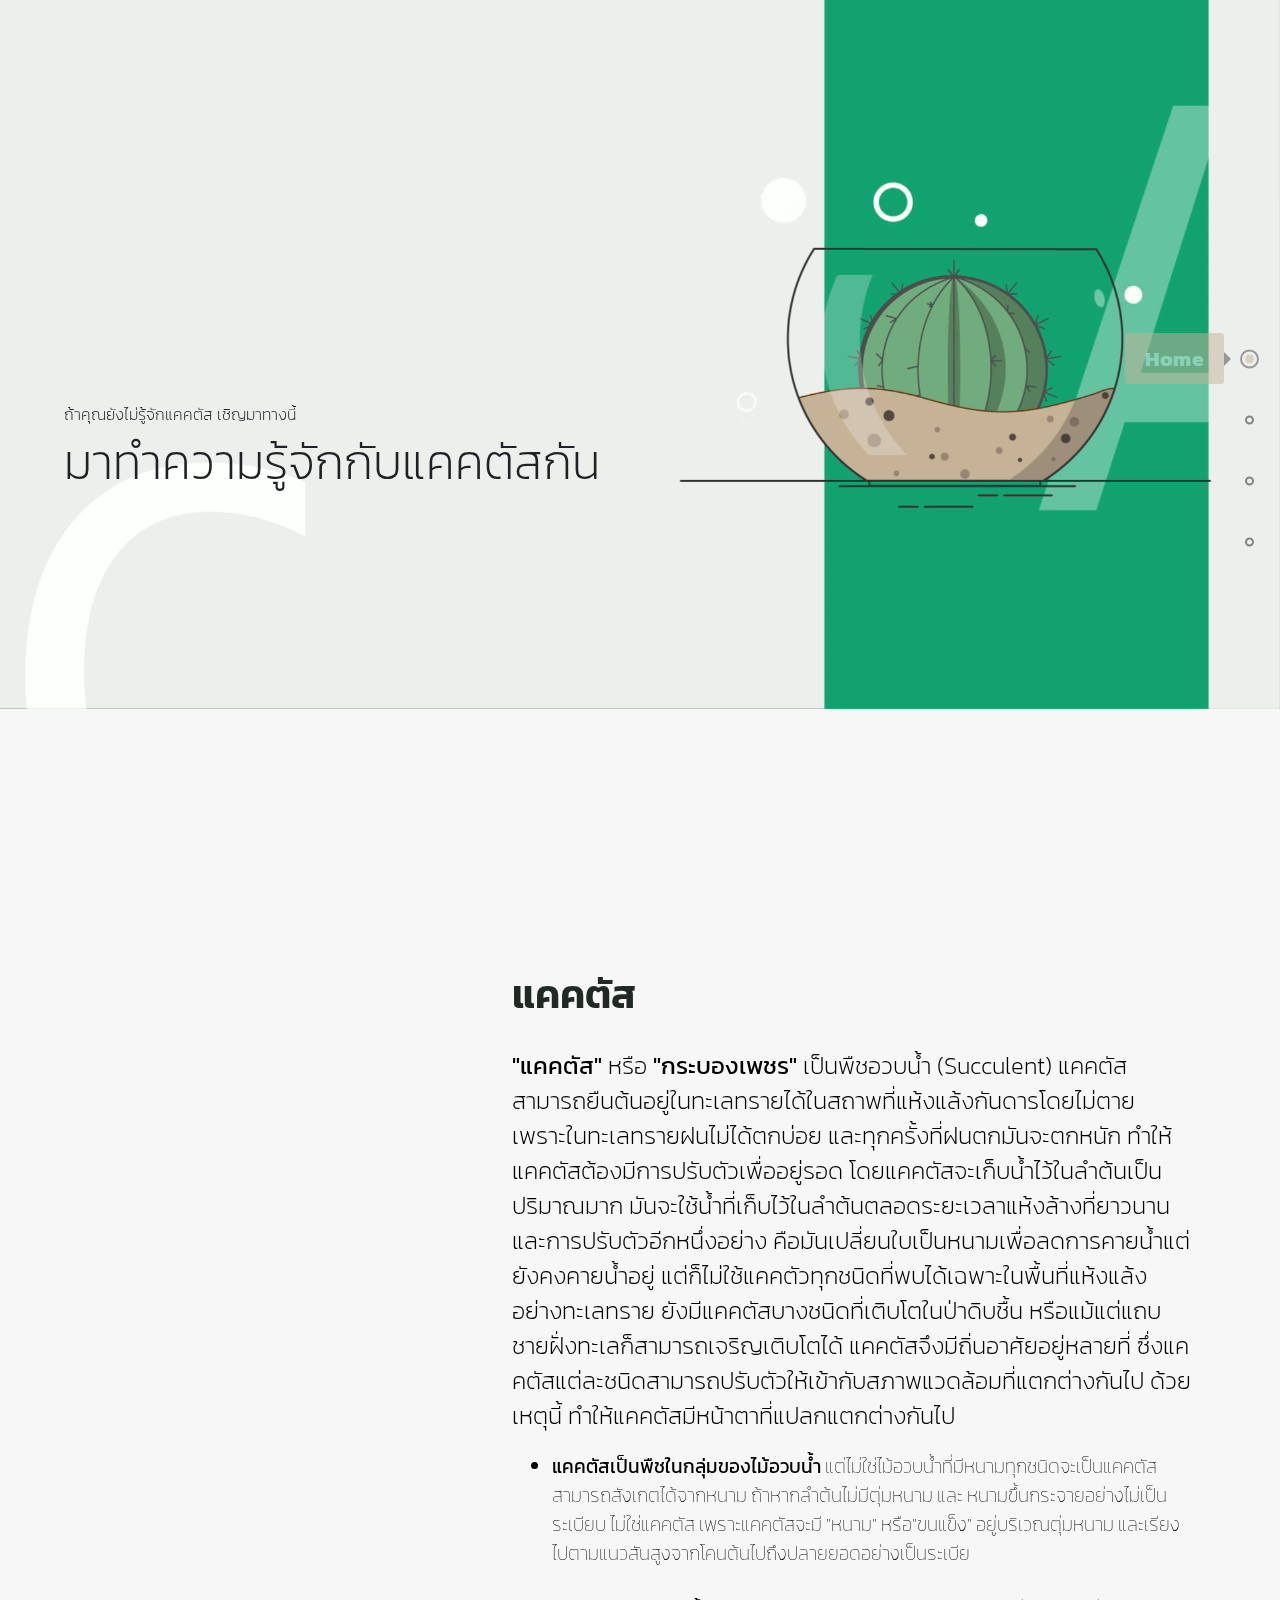
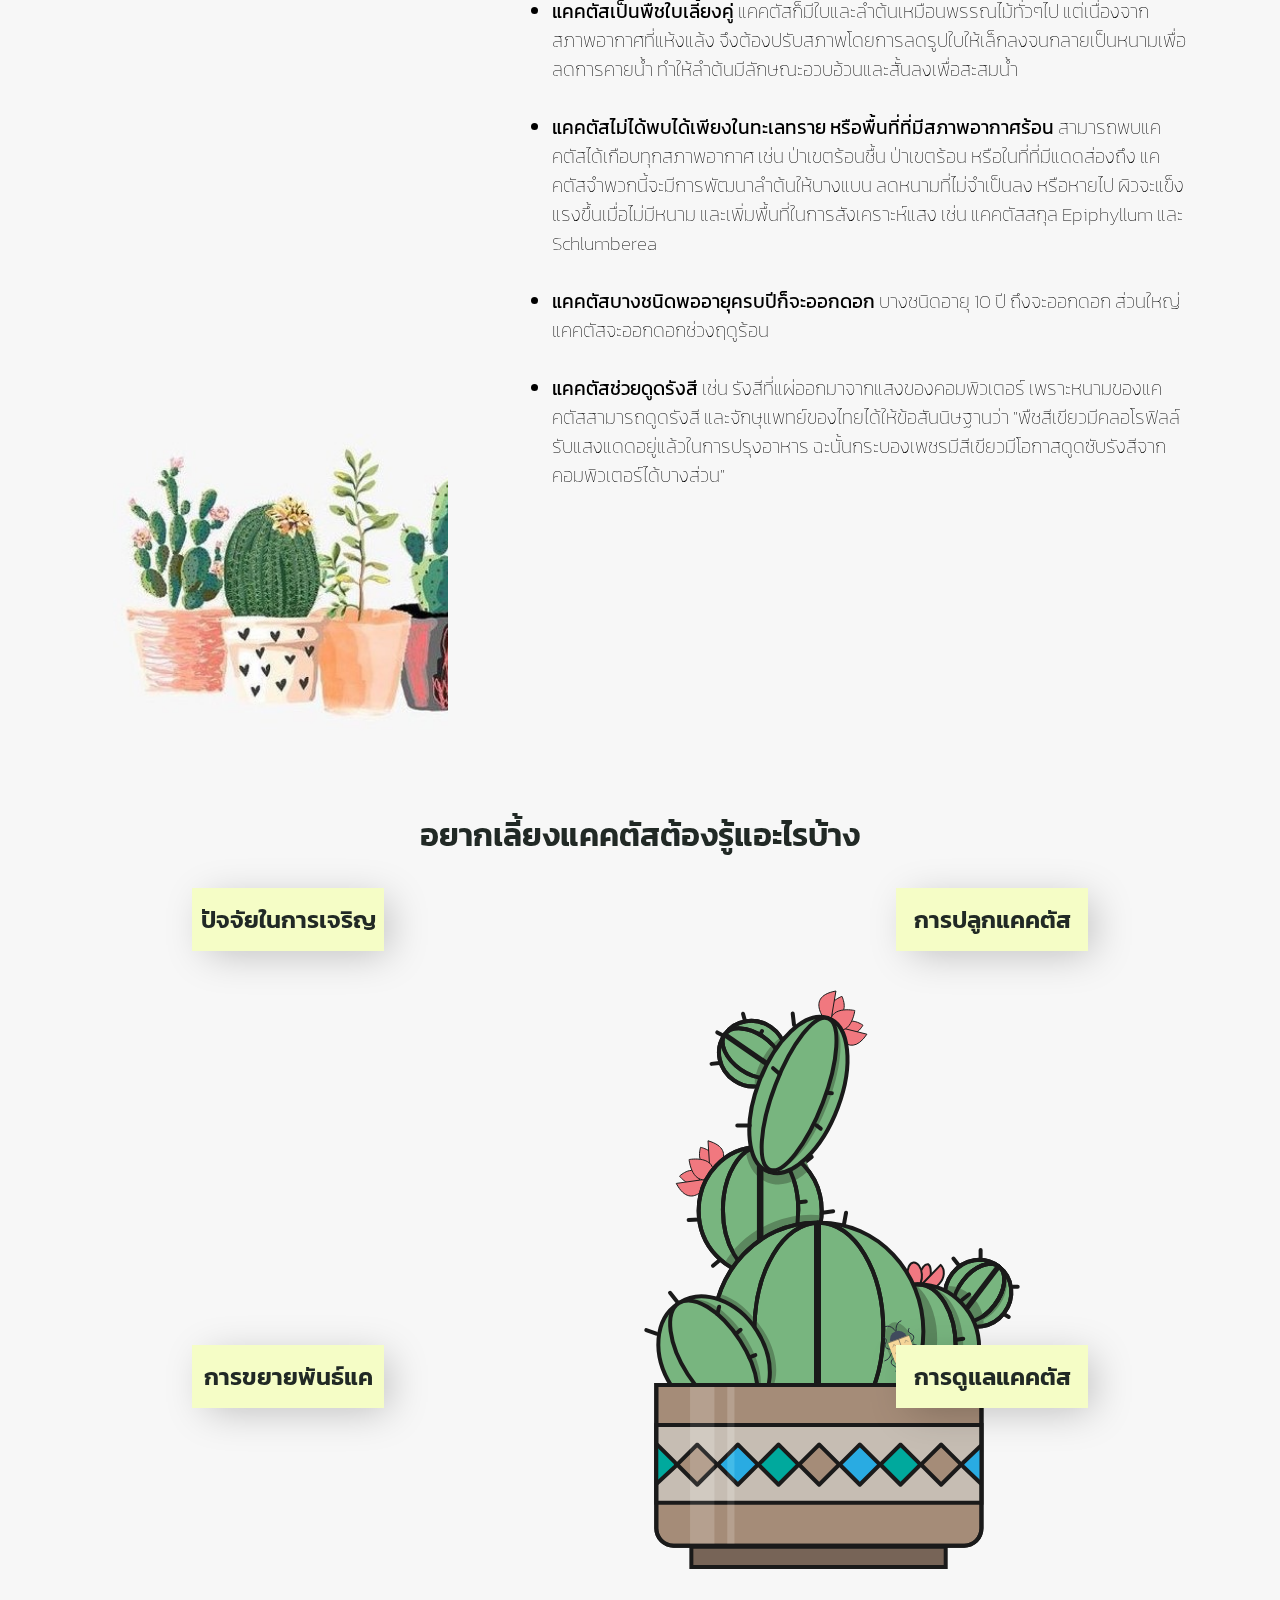
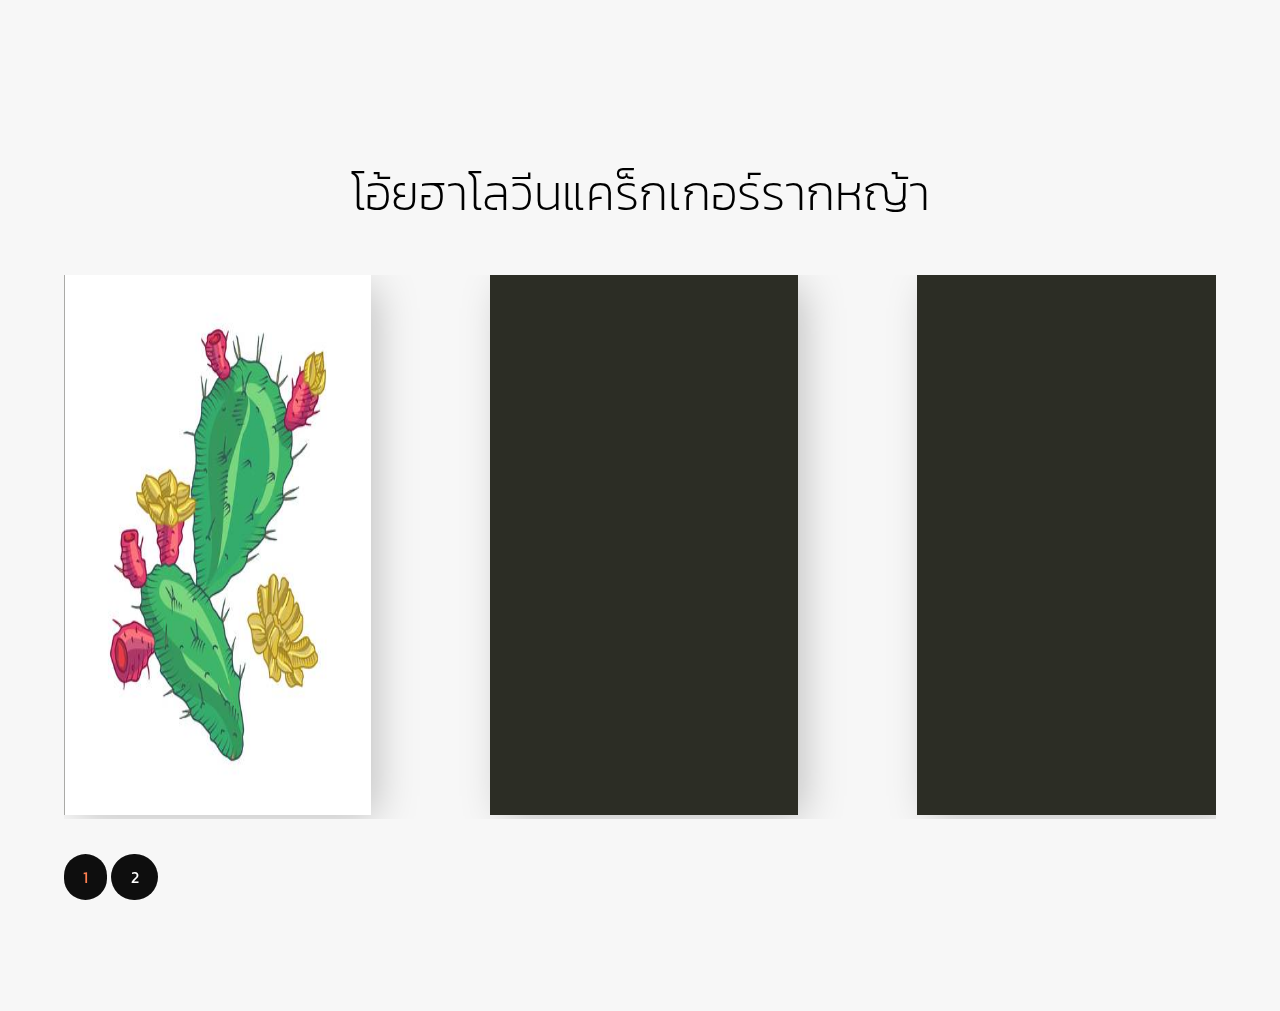
<file: testpage2.html>
<!DOCTYPE html>
<html lang="en">
<head>
    <meta charset="UTF-8">
    <meta name="viewport" content="width=device-width, initial-scale=1.0">
    <meta http-equiv="X-UA-Compatible" content="ie=edge">
    
    <title>Cactus</title>
    <link rel="shortcut icon" href="img/icon.png" type="image/x-icon">
    
    <link href="https://fonts.googleapis.com/css?family=Kanit:200,400" rel="stylesheet">
    <script src="js/jquery-3.3.1.min.js"></script>
    <script src="js/index.js"></script>
    <link rel="stylesheet" href="css/about.css">
</head>
<body>
    <nav class="navbar">
        <ul class="nav-menu">
            <li>
                <a data-scroll="home" href="#home" class="dot active">
                    <span class="text_showing">Home</span>
                </a>
            </li>
            <li>
                <a data-scroll="about" href="#about" class="dot">
                    <span class="text_showing">About</span>
                </a>
            </li>
            <li>
                <a data-scroll="cactus" href="#cactus" class="dot">
                    <span class="text_showing">Cactus</span>
                </a>
            </li>
            <li>
                <a data-scroll="get_money" href="#get_money" class="dot">
                    <span class="text_showing">Money</span>
                </a>
            </li>
        </ul>

    </nav>
    <section id="home">
        <div class="fullscreen-bg">
            <video loop muted autoplay class="fullscreen-bg__video">
                <source src="video/background.webm" type="video/webm">
                    <source src="video/background.mp4" type="video/mp4">
                    </video>
                </div>
                <div class="container">
                    <div class="text_wrapper">
                        <p style="color: rgb(31, 34, 36);">ถ้าคุณยังไม่รู้จักแคคตัส เชิญมาทางนี้</p>
                        <p id="home_text">มาทำความรู้จักกับแคคตัสกัน </p>
                        <!-- <a href="#about" id="enter"> <button>เข้าสู่เว็บไซต์</button> </a> -->
                    </div>
                </div>
                
            </section>
            <section id="about">
                <div class="container">
                    <div class="textbox">
                        <p class="card_intro">แคคตัส</p>
                        <div id="about_text">
                            <p><!-- <b style="font-size:1.5em;">ทำความรู้จักแคคตัส</b> <br> -->
                                <b>"แคคตัส"</b> หรือ <b>"กระบองเพชร"</b> เป็นพืชอวบน้ำ (Succulent) แคคตัสสามารถยืนต้นอยู่ในทะเลทรายได้ในสถาพที่แห้งแล้งกันดารโดยไม่ตาย เพราะในทะเลทรายฝนไม่ได้ตกบ่อย และทุกครั้งที่ฝนตกมันจะตกหนัก ทำให้แคคตัสต้องมีการปรับตัวเพื่ออยู่รอด โดยแคคตัสจะเก็บน้ำไว้ในลำต้นเป็นปริมาณมาก มันจะใช้น้ำที่เก็บไว้ในลำต้นตลอดระยะเวลาแห้งล้างที่ยาวนาน และการปรับตัวอีกหนึ่งอย่าง คือมันเปลี่ยนใบเป็นหนามเพื่อลดการคายน้ำแต่ยังคงคายน้ำอยู่ แต่ก็ไม่ใช้แคคตัวทุกชนิดที่พบได้เฉพาะในพื้นที่แห้งแล้งอย่างทะเลทราย ยังมีแคคตัสบางชนิดที่เติบโตในป่าดิบชื้น หรือแม้แต่แถบชายฝั่งทะเลก็สามารถเจริญเติบโตได้ แคคตัสจึงมีถิ่นอาศัยอยู่หลายที่ ซึ่งแคคตัสแต่ละชนิดสามารถปรับตัวให้เข้ากับสภาพแวดล้อมที่แตกต่างกันไป ด้วยเหตุนี้ ทำให้แคคตัสมีหน้าตาที่แปลกแตกต่างกันไป
                                
                                <ul id="know">
                                    <li><b> แคคตัสเป็นพืชในกลุ่มของไม้อวบน้ำ   </b>
                                        แต่ไม่ใช่ไม้อวบน้ำที่มีหนามทุกชนิดจะเป็นแคคตัส  สามารถสังเกตได้จากหนาม  ถ้าหากลำต้นไม่มีตุ่มหนาม  และ  หนามขึ้นกระจายอย่างไม่เป็นระเบียบ  ไม่ใช่แคคตัส  เพราะแคคตัสจะมี "หนาม"  หรือ"ขนแข็ง"  อยู่บริเวณตุ่มหนาม  และเรียงไปตามแนวสันสูงจากโคนต้นไปถึงปลายยอดอย่างเป็นระเบีย
                                    </li>
                                    <br>
                                    <li><b>แคคตัสเป็นพืชใบเลี้ยงคู่ </b>
                                        แคคตัสก็มีใบและลำต้นเหมือนพรรณไม้ทั่วๆไป  แต่เนื่องจากสภาพอากาศที่แห้งแล้ง  จึงต้องปรับสภาพโดยการลดรูปใบให้เล็กลงจนกลายเป็นหนามเพื่อลดการคายน้ำ  ทำให้ลำต้นมีลักษณะอวบอ้วนและสั้นลงเพื่อสะสมน้ำ
                                    </li>
                                    <br>
                                    <li>
                                        <b> แคคตัสไม่ได้พบได้เพียงในทะเลทราย  หรือพื้นที่ที่มีสภาพอากาศร้อน </b>
                                        สามารถพบแคคตัสได้เกือบทุกสภาพอากาศ  เช่น  ป่าเขตร้อนชื้น  ป่าเขตร้อน  หรือในที่ที่มีแดดส่องถึง  แคคตัสจำพวกนี้จะมีการพัฒนาลำต้นให้บางแบน  ลดหนามที่ไม่จำเป็นลง หรือหายไป  ผิวจะแข็งแรงขึ้นเมื่อไม่มีหนาม  และเพิ่มพื้นที่ในการสังเคราะห์แสง  เช่น  แคคตัสสกุล  Epiphyllum และ Schlumberea
                                    </li>
                                    <br>
                                    <li>
                                        <b>  แคคตัสบางชนิดพออายุครบปีก็จะออกดอก </b>
                                        บางชนิดอายุ 10 ปี ถึงจะออกดอก  ส่วนใหญ่แคคตัสจะออกดอกช่วงฤดูร้อน
                                    </li>
                                    <br>
                                    <li>
                                        <b>แคคตัสช่วยดูดรังสี</b>
                                        เช่น รังสีที่แผ่ออกมาจากแสงของคอมพิวเตอร์  เพราะหนามของแคคตัสสามารถดูดรังสี  และจักษุแพทย์ของไทยได้ให้ข้อสันนิษฐานว่า  "พืชสีเขียวมีคลอโรฟิลล์รับแสงแดดอยู่แล้วในการปรุงอาหาร  ฉะนั้นกระบองเพชรมีสีเขียวมีโอกาสดูดซับรังสีจากคอมพิวเตอร์ได้บางส่วน"
                                    </li>
                                </ul>
                                
                            </p>
                        </div>
                    </div>
                    <div id="pic_about"></div>
                </div>
            </section>
            
            <section id="cactus">
                <div class="choice">
                    <div class="card card_left" >
                        <p class="card_subtopic"> ปัจจัยในการเจริญเติบโต</p>
                        
                        <div class="text_holder">
                            <p> เนื่องจากแคคตัสเป็นพืชที่อาศัยอยู่ในทะเลทรายที่มีอากาศร้อน จะต้องมีการให้แดด ให้น้ำอย่างไร</p>
                            <button class="choice_btn">อ่านเพิ่มเติม</button>
                        </div>
                    </div>
                    
                    <div class="card card_right">
                        <p class="card_subtopic"> การปลูกแคคตัส</p>
                        
                        <div class="text_holder">
                            <p> เมื่อเลี้ยงแคคตัสไประยะหนึ่ง แคคตัสจะใหญ่ขึ้น ทำให้ต้องมีการเปลี่ยนกระถางใบใหม่เพื่อให้มีความเหมาะสมกับขนาดของลำต้น</p>
                            <button class="choice_btn">อ่านเพิ่มเติม</button>
                        </div>
                    </div>  
                    
                    <div class="card card_left card_under">
                        <p class="card_subtopic"> การขยายพันธ์แคคตัส</p>
                        
                        <div class="text_holder">    
                            <p> แคคตัสเป็นพืชที่ขยายพันธ์ได้รวดเร็วอีกชนิด หลายคนคิดว่าการขยายพันธ์แคคตัสเป็นเรื่องที่ยาก จริงหรือ?</p>
                            <button class="choice_btn">อ่านเพิ่มเติม</button>
                        </div>
                    </div>
                    
                    <div class="card card_right card_under">
                        <p class="card_subtopic"> การดูแลแคคตัส</p>
                        
                        <div class="text_holder">    
                            <p> การเลี้ยงแคคตัส เป็นเรื่องที่ง่าย แต่การเลี้ยงแคคตัสให้สวยงามนั้นเป็นเรื่องที่ยาก และแคคตัสที่สวยงามบ่งบอกถึงความดูแลเอาใจใส่</p>
                            <button class="choice_btn">อ่านเพิ่มเติม</button>
                        </div>
                    </div>
                </div>
                <div class="container selector">
                    <p class="card_topic"> อยากเลี้ยงแคคตัสต้องรู้แอะไรบ้าง</p>
                    <img src="img/bugs.svg" alt="" id="big_img">
                </div>
            </section>
            
        </div>
    </section>
    
    <section id="get_money">
        <div class="container" id="money">
            <p class="topic" id="money_topic">โอ้ยฮาโลวีนแคร็กเกอร์รากหญ้า</p>
            <div class="slider">
                <div class="box">
                    <div class="box-cover">
                        <p class="box-name">All new iPad pro</p>
                        <p>
                            ได้ยินเสียงจากห้องข้างบน ด่าในใจ และนึกได้ว่าเราอยู่ชั้นบนสุด เมื่อคิดอะไรไม่ออก จึงบอกปลัด
                            พอปลัดได้ยินก็พูดว่า สุจัดปลัดบอก ขนาดโดนไล่ออกยังโทรมาบอกว่าสุดจัด
                        </p>
                        <br>
                        <hr>
                        <p class="price">
                            ราคาโคตรน่ารัก : <span class="highlight"> 99.99$ </span>
                        </p>
                        <hr>
                        <button class="choice_btn">อ่านเพิ่มเติม</button>
                    </div>
                    <img src="img/hmmm.jpg" alt="">
                </div>
                <div class="box"></div>
                <div class="box"></div>
                <div class="box"></div>
                <div class="box"></div>
            </div>
            <div class="money_page">
                <button class="money_btn btn_active" id="page1">1</button>
                <button class="money_btn" id="page2">2</button>
            </div>
        </div>        
        
    </section>
</body>
</html>


<!-- 1. ใส่ footer ให้เว็ปหน่อย ดูได้ในโฟลเดอร์ ref > footer มีแบบอยู่ -->
</file>
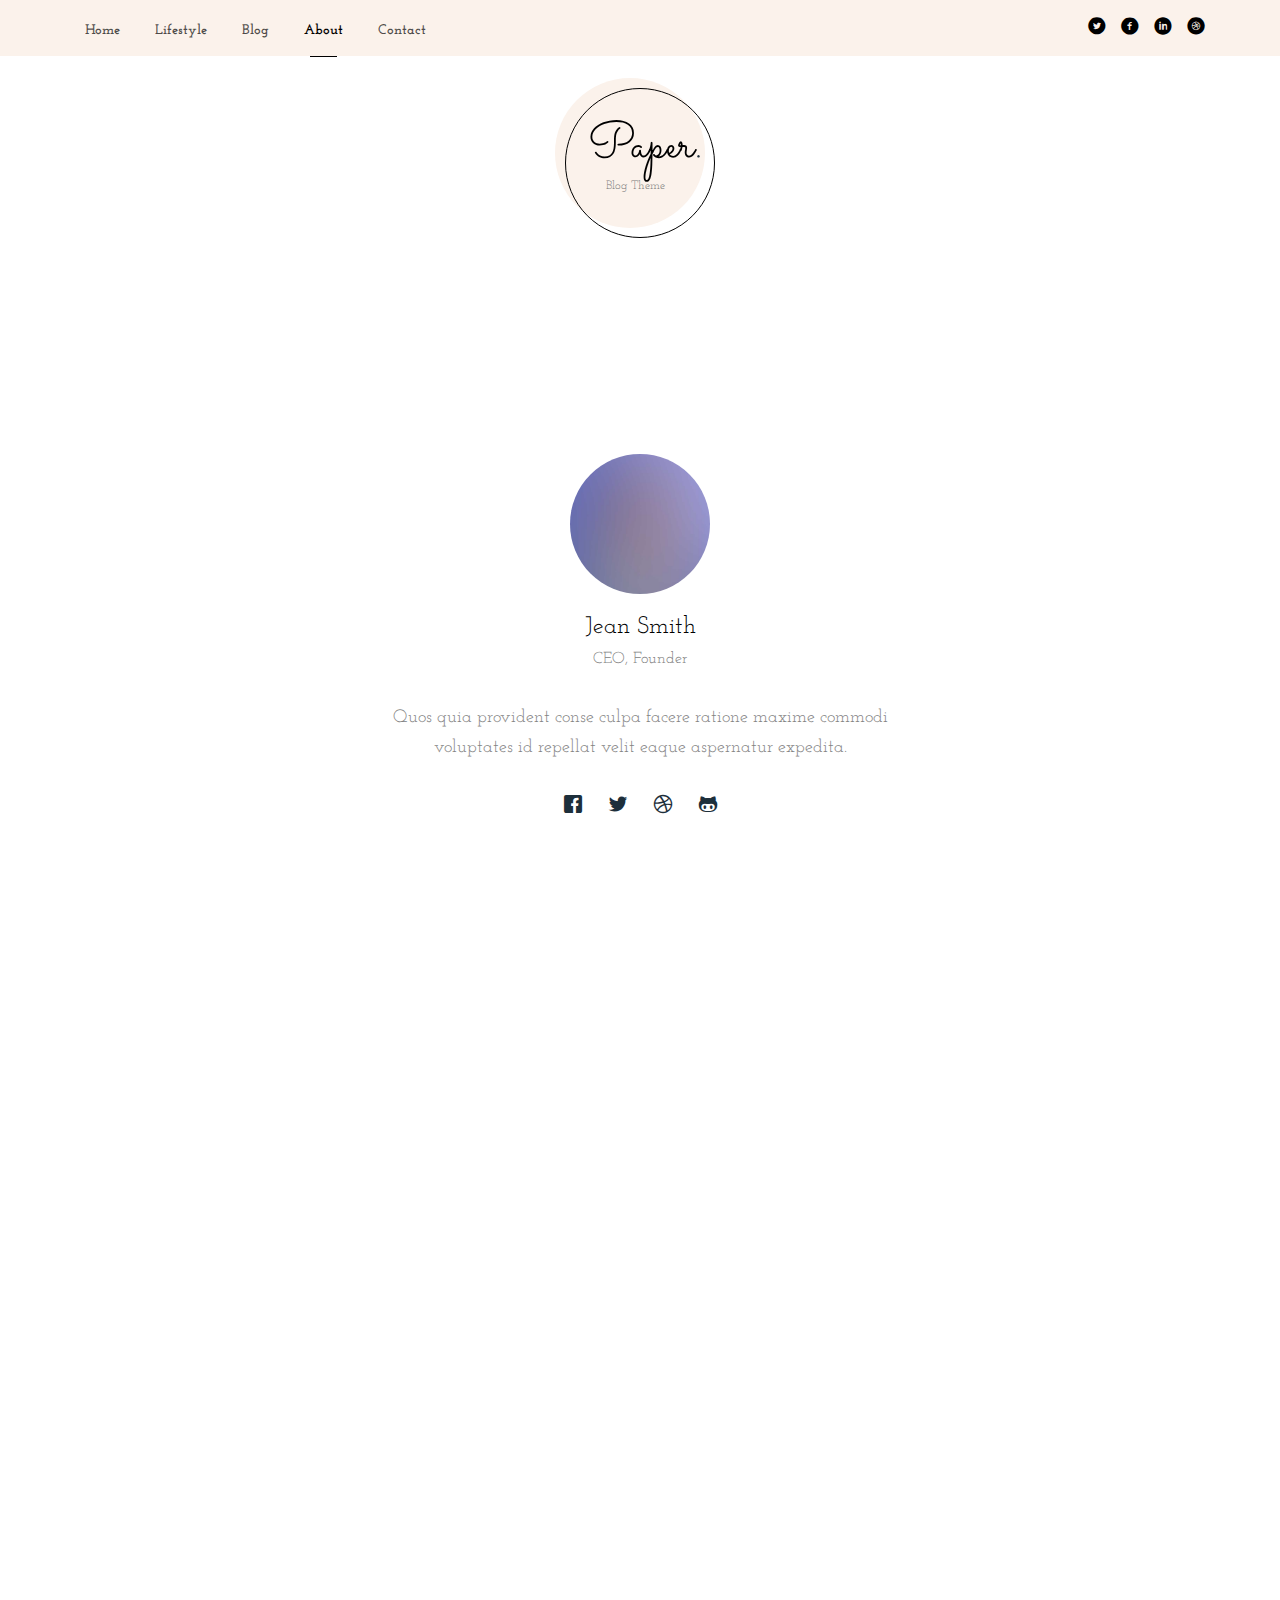
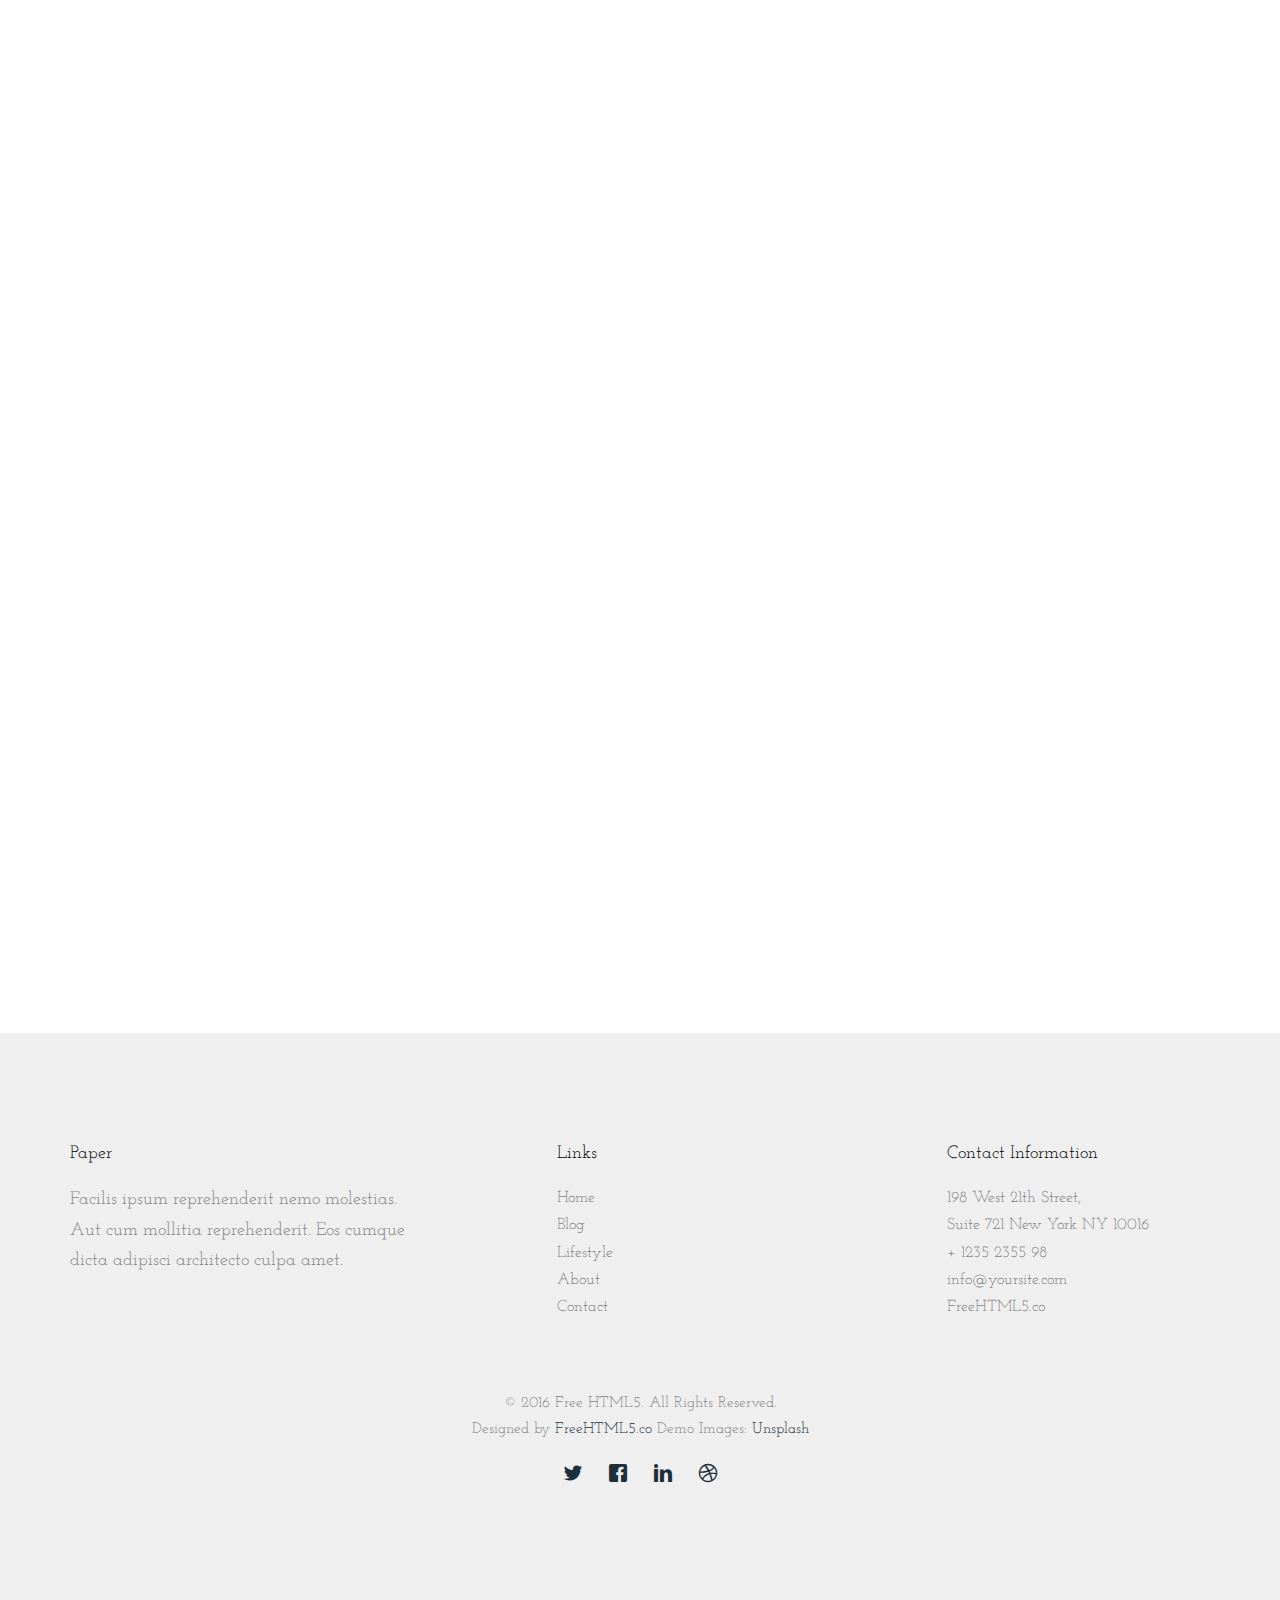
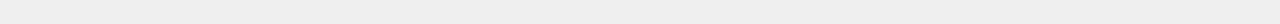
<file: paper/about.html>
<!DOCTYPE HTML>
<html>
	<head>
	<meta charset="utf-8">
	<meta http-equiv="X-UA-Compatible" content="IE=edge">
	<title>Paper &mdash; Free Website Template, Free HTML5 Template by freehtml5.co</title>
	<meta name="viewport" content="width=device-width, initial-scale=1">
	<meta name="description" content="Free HTML5 Website Template by freehtml5.co" />
	<meta name="keywords" content="free website templates, free html5, free template, free bootstrap, free website template, html5, css3, mobile first, responsive" />
	<meta name="author" content="freehtml5.co" />

	<!-- 
	//////////////////////////////////////////////////////

	FREE HTML5 TEMPLATE 
	DESIGNED & DEVELOPED by FreeHTML5.co
		
	Website: 		http://freehtml5.co/
	Email: 			info@freehtml5.co
	Twitter: 		http://twitter.com/fh5co
	Facebook: 		https://www.facebook.com/fh5co

	//////////////////////////////////////////////////////
	 -->

  	<!-- Facebook and Twitter integration -->
	<meta property="og:title" content=""/>
	<meta property="og:image" content=""/>
	<meta property="og:url" content=""/>
	<meta property="og:site_name" content=""/>
	<meta property="og:description" content=""/>
	<meta name="twitter:title" content="" />
	<meta name="twitter:image" content="" />
	<meta name="twitter:url" content="" />
	<meta name="twitter:card" content="" />

	<link href="https://fonts.googleapis.com/css?family=Josefin+Slab:400,600,700" rel="stylesheet">
	<link href="https://fonts.googleapis.com/css?family=Sacramento" rel="stylesheet">
	
	<!-- Animate.css -->
	<link rel="stylesheet" href="css/animate.css">
	<!-- Icomoon Icon Fonts-->
	<link rel="stylesheet" href="css/icomoon.css">
	<!-- Bootstrap  -->
	<link rel="stylesheet" href="css/bootstrap.css">

	<!-- Magnific Popup -->
	<link rel="stylesheet" href="css/magnific-popup.css">

	<!-- Flexslider  -->
	<link rel="stylesheet" href="css/flexslider.css">

	<!-- Theme style  -->
	<link rel="stylesheet" href="css/style.css">

	<!-- Modernizr JS -->
	<script src="js/modernizr-2.6.2.min.js"></script>
	<!-- FOR IE9 below -->
	<!--[if lt IE 9]>
	<script src="js/respond.min.js"></script>
	<![endif]-->

	</head>
	<body>
		
	<div class="fh5co-loader"></div>
	
	<div id="page">
	<nav class="fh5co-nav" role="navigation">
		<div class="container-fluid">
			<div class="row">
				<div class="top-menu">
					<div class="container">
						<div class="row">
							<div class="col-sm-7 text-left menu-1">
								<ul>
									<li><a href="index.html">Home</a></li>
									<li><a href="blog.html">Lifestyle</a></li>
									<li class="has-dropdown">
										<a href="blog.html">Blog</a>
										<ul class="dropdown">
											<li><a href="#">Web Design</a></li>
											<li><a href="#">eCommerce</a></li>
											<li><a href="#">Branding</a></li>
											<li><a href="#">API</a></li>
										</ul>
									</li>
									<li class="active"><a href="about.html">About</a></li>
									<li><a href="contact.html">Contact</a></li>
								</ul>
							</div>
							<div class="col-sm-5">
								<ul class="fh5co-social-icons">
									<li><a href="#"><i class="icon-twitter-with-circle"></i></a></li>
									<li><a href="#"><i class="icon-facebook-with-circle"></i></a></li>
									<li><a href="#"><i class="icon-linkedin-with-circle"></i></a></li>
									<li><a href="#"><i class="icon-dribbble-with-circle"></i></a></li>
								</ul>
							</div>
						</div>
					</div>
				</div>
			</div>
			<div class="row">
				<div class="col-xs-12 text-center menu-2">
					<div id="fh5co-logo">
						<h1>
							<a href="index.html">
							Paper<span>.</span>
							<small>Blog Theme</small>
							</a>
						</h1>
					</div>
				</div>
			</div>
		</div>
	</nav>

	<div id="fh5co-content" class="fh5co-no-pd-top">
		<div class="container">
			<div class="row animate-box">
				<div class="col-md-6 col-md-offset-3 text-center fh5co-heading">
					<h2><span>About Us</span></h2>
				</div>
			</div>
			<div class="row">
				<div class="col-md-6 col-md-offset-3">
					<div class="fh5co-staff">
						<img src="images/user-2.jpg" alt="Free HTML5 Templates by FreeHTML5.co">
						<h3>Jean Smith</h3>
						<strong class="role">CEO, Founder</strong>
						<p>Quos quia provident conse culpa facere ratione maxime commodi voluptates id repellat velit eaque aspernatur expedita.</p>
						<ul class="fh5co-social-icons">
							<li><a href="#"><i class="icon-facebook"></i></a></li>
							<li><a href="#"><i class="icon-twitter"></i></a></li>
							<li><a href="#"><i class="icon-dribbble"></i></a></li>
							<li><a href="#"><i class="icon-github"></i></a></li>
						</ul>
					</div>
				</div>
			</div>
		</div>
	</div>
	<div id="fh5co-blog">
		<div class="container">
			<div class="row animate-box">
				<div class="col-md-12 col-md-offset-0 text-center fh5co-heading">
					<h2><span>My Posts</span></h2>
				</div>
			</div>
			<div class="row">
				<div class="col-md-4">
					<div class="fh5co-blog animate-box">
						<div class="title text-center">
							<span class="posted-on">Nov. 15th 2016</span>
							<h3><a href="#">Modeling &amp; Stylist in USA</a></h3>
							<span class="category">Lifestyle</span>
						</div>
						<a href="#"><img class="img-responsive" src="images/blog-2.jpg" alt=""></a>
						<div class="blog-text text-center">
							<p>Far far away, behind the word mountains, far from the countries Vokalia and Consonantia, there live the blind texts.</p>
							<ul class="fh5co-social-icons">
								<li>Share:</li>
								<li><a href="#"><i class="icon-twitter-with-circle"></i></a></li>
								<li><a href="#"><i class="icon-facebook-with-circle"></i></a></li>
								<li><a href="#"><i class="icon-linkedin-with-circle"></i></a></li>
								<li><a href="#"><i class="icon-dribbble-with-circle"></i></a></li>
							</ul>
						</div> 
					</div>
				</div>
				<div class="col-md-4">
					<div class="fh5co-blog animate-box">
						<div class="title text-center">
							<span class="posted-on">Nov. 15th 2016</span>
							<h3><a href="#">Modeling &amp; Stylist in USA</a></h3>
							<span class="category">Lifestyle</span>
						</div>
						<a href="#"><img class="img-responsive" src="images/blog-1.jpg" alt=""></a>
						<div class="blog-text text-center">
							<p>Far far away, behind the word mountains, far from the countries Vokalia and Consonantia, there live the blind texts.</p>
							<ul class="fh5co-social-icons">
								<li>Share:</li>
								<li><a href="#"><i class="icon-twitter-with-circle"></i></a></li>
								<li><a href="#"><i class="icon-facebook-with-circle"></i></a></li>
								<li><a href="#"><i class="icon-linkedin-with-circle"></i></a></li>
								<li><a href="#"><i class="icon-dribbble-with-circle"></i></a></li>
							</ul>
						</div> 
					</div>
				</div>
				<div class="col-md-4">
					<div class="fh5co-blog animate-box">
						<div class="title text-center">
							<span class="posted-on">Nov. 15th 2016</span>
							<h3><a href="#">Modeling &amp; Stylist in USA</a></h3>
							<span class="category">Lifestyle</span>
						</div>
						<a href="#"><img class="img-responsive" src="images/blog-2.jpg" alt=""></a>
						<div class="blog-text text-center">
							<p>Far far away, behind the word mountains, far from the countries Vokalia and Consonantia, there live the blind texts.</p>
							<ul class="fh5co-social-icons">
								<li>Share:</li>
								<li><a href="#"><i class="icon-twitter-with-circle"></i></a></li>
								<li><a href="#"><i class="icon-facebook-with-circle"></i></a></li>
								<li><a href="#"><i class="icon-linkedin-with-circle"></i></a></li>
								<li><a href="#"><i class="icon-dribbble-with-circle"></i></a></li>
							</ul>
						</div> 
					</div>
				</div>
			</div>
		</div>
	</div>

	<div id="fh5co-instagram">
		<div class="container">
			<div class="row animate-box">
				<div class="col-md-12 col-md-offset-0 text-center fh5co-heading">
					<h2><span>Instagram Posts</span></h2>
				</div>
			</div>
		</div>
		<div class="row">
			<div class="col-md-3 nopadding animate-box">
				<div class="insta" style="background-image: url(images/insta-1.jpg);"></div>
			</div>
			<div class="col-md-3 nopadding animate-box">
				<div class="insta" style="background-image: url(images/insta-2.jpg);"></div>
			</div>
			<div class="col-md-3 nopadding animate-box">
				<div class="insta" style="background-image: url(images/insta-3.jpg);"></div>
			</div>
			<div class="col-md-3 nopadding animate-box">
				<div class="insta" style="background-image: url(images/insta-4.jpg);"></div>
			</div>
		</div>
	</div>

	<footer id="fh5co-footer" role="contentinfo">
		<div class="container">
			<div class="row row-pb-md">
				<div class="col-md-4 fh5co-widget">
					<h4>Paper</h4>
					<p>Facilis ipsum reprehenderit nemo molestias. Aut cum mollitia reprehenderit. Eos cumque dicta adipisci architecto culpa amet.</p>
				</div>
				<div class="col-md-4 col-md-push-1">
					<h4>Links</h4>
					<ul class="fh5co-footer-links">
						<li><a href="#">Home</a></li>
						<li><a href="#">Blog</a></li>
						<li><a href="#">Lifestyle</a></li>
						<li><a href="#">About</a></li>
						<li><a href="#">Contact</a></li>
					</ul>
				</div>

				<div class="col-md-4 col-md-push-1">
					<h4>Contact Information</h4>
					<ul class="fh5co-footer-links">
						<li>198 West 21th Street, <br> Suite 721 New York NY 10016</li>
						<li><a href="tel://1234567920">+ 1235 2355 98</a></li>
						<li><a href="mailto:info@yoursite.com">info@yoursite.com</a></li>
						<li><a href="http://freehtml5.co">FreeHTML5.co</a></li>
					</ul>
				</div>

			</div>

			<div class="row copyright">
				<div class="col-md-12 text-center">
					<p>
						<small class="block">&copy; 2016 Free HTML5. All Rights Reserved.</small> 
						<small class="block">Designed by <a href="http://freehtml5.co/" target="_blank">FreeHTML5.co</a> Demo Images: <a href="http://unsplash.co/" target="_blank">Unsplash</a></small>
					</p>
					<p>
						<ul class="fh5co-social-icons">
							<li><a href="#"><i class="icon-twitter"></i></a></li>
							<li><a href="#"><i class="icon-facebook"></i></a></li>
							<li><a href="#"><i class="icon-linkedin"></i></a></li>
							<li><a href="#"><i class="icon-dribbble"></i></a></li>
						</ul>
					</p>
				</div>
			</div>

		</div>
	</footer>
	</div>

	<div class="gototop js-top">
		<a href="#" class="js-gotop"><i class="icon-arrow-up"></i></a>
	</div>
	
	<!-- jQuery -->
	<script src="js/jquery.min.js"></script>
	<!-- jQuery Easing -->
	<script src="js/jquery.easing.1.3.js"></script>
	<!-- Bootstrap -->
	<script src="js/bootstrap.min.js"></script>
	<!-- Waypoints -->
	<script src="js/jquery.waypoints.min.js"></script>
	<!-- Flexslider -->
	<script src="js/jquery.flexslider-min.js"></script>
	<!-- Magnific Popup -->
	<script src="js/jquery.magnific-popup.min.js"></script>
	<script src="js/magnific-popup-options.js"></script>
	<!-- Main -->
	<script src="js/main.js"></script>

	</body>
</html>
</file>
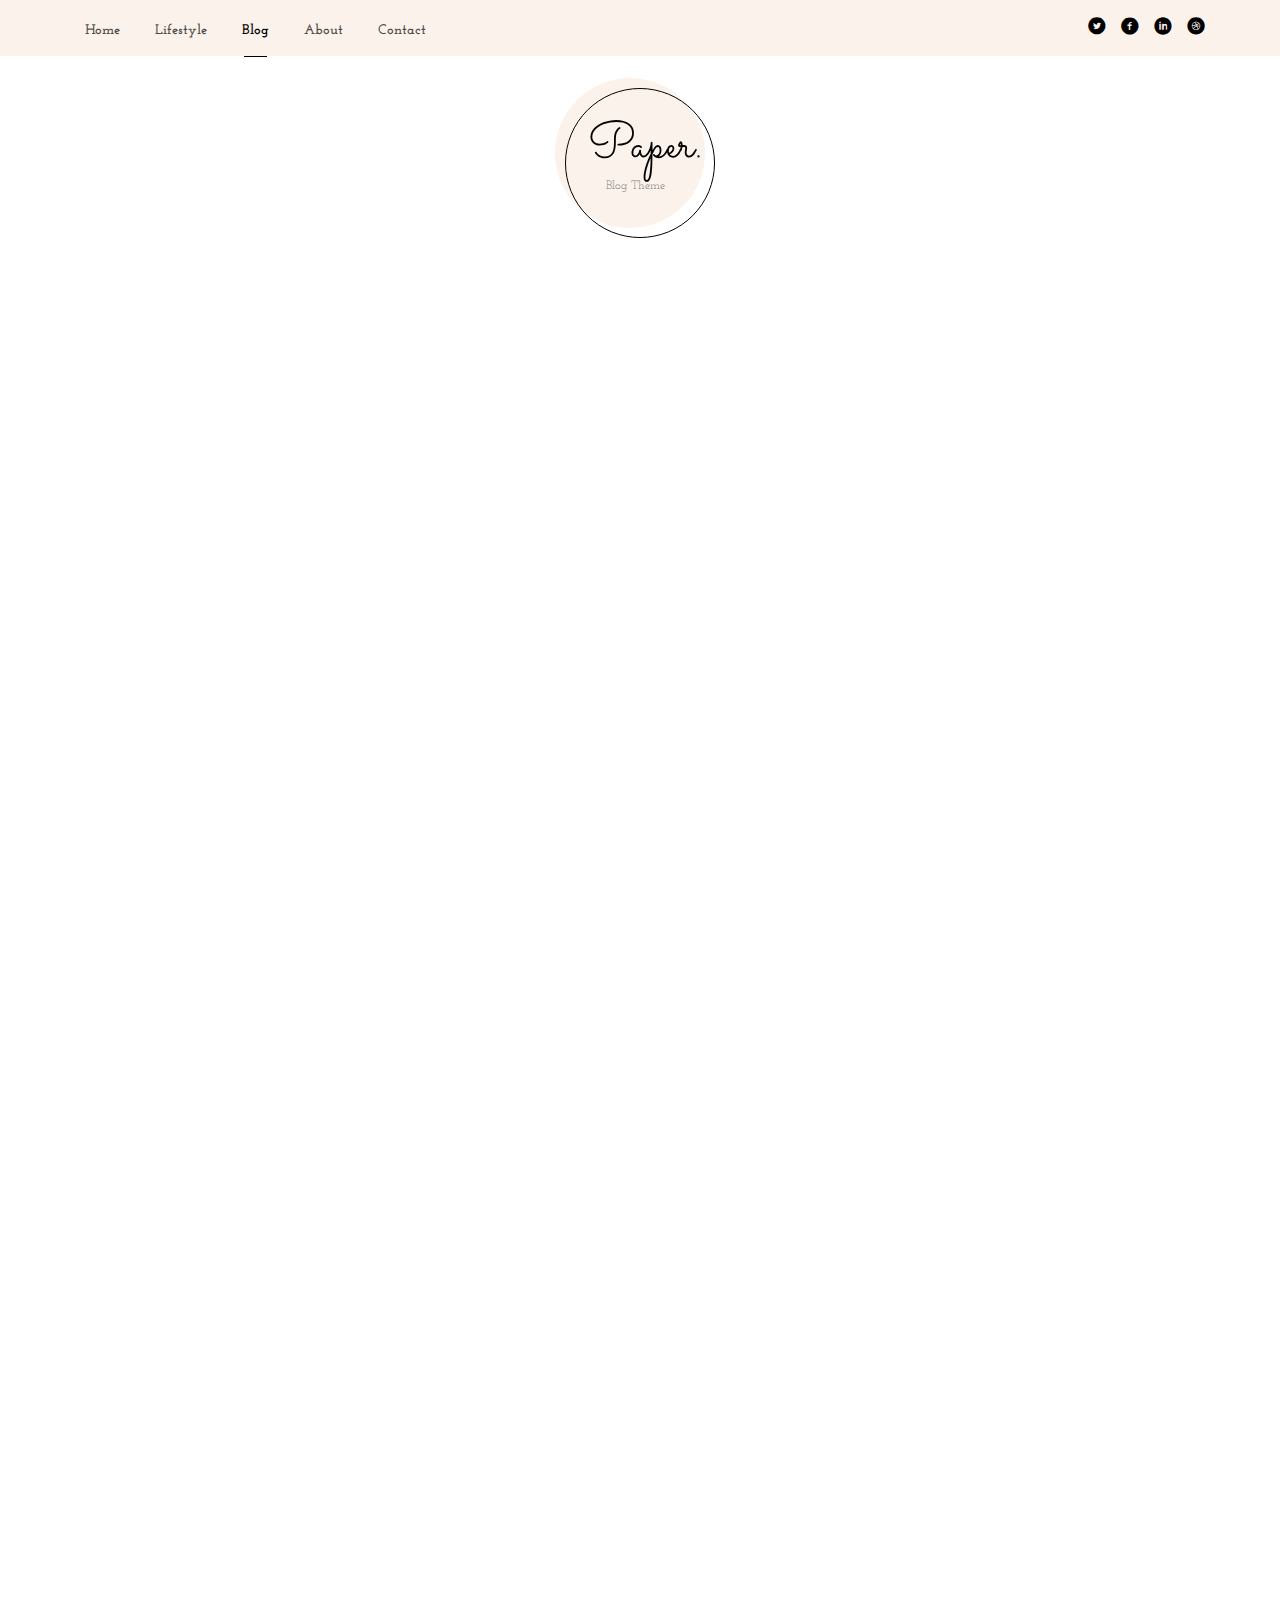
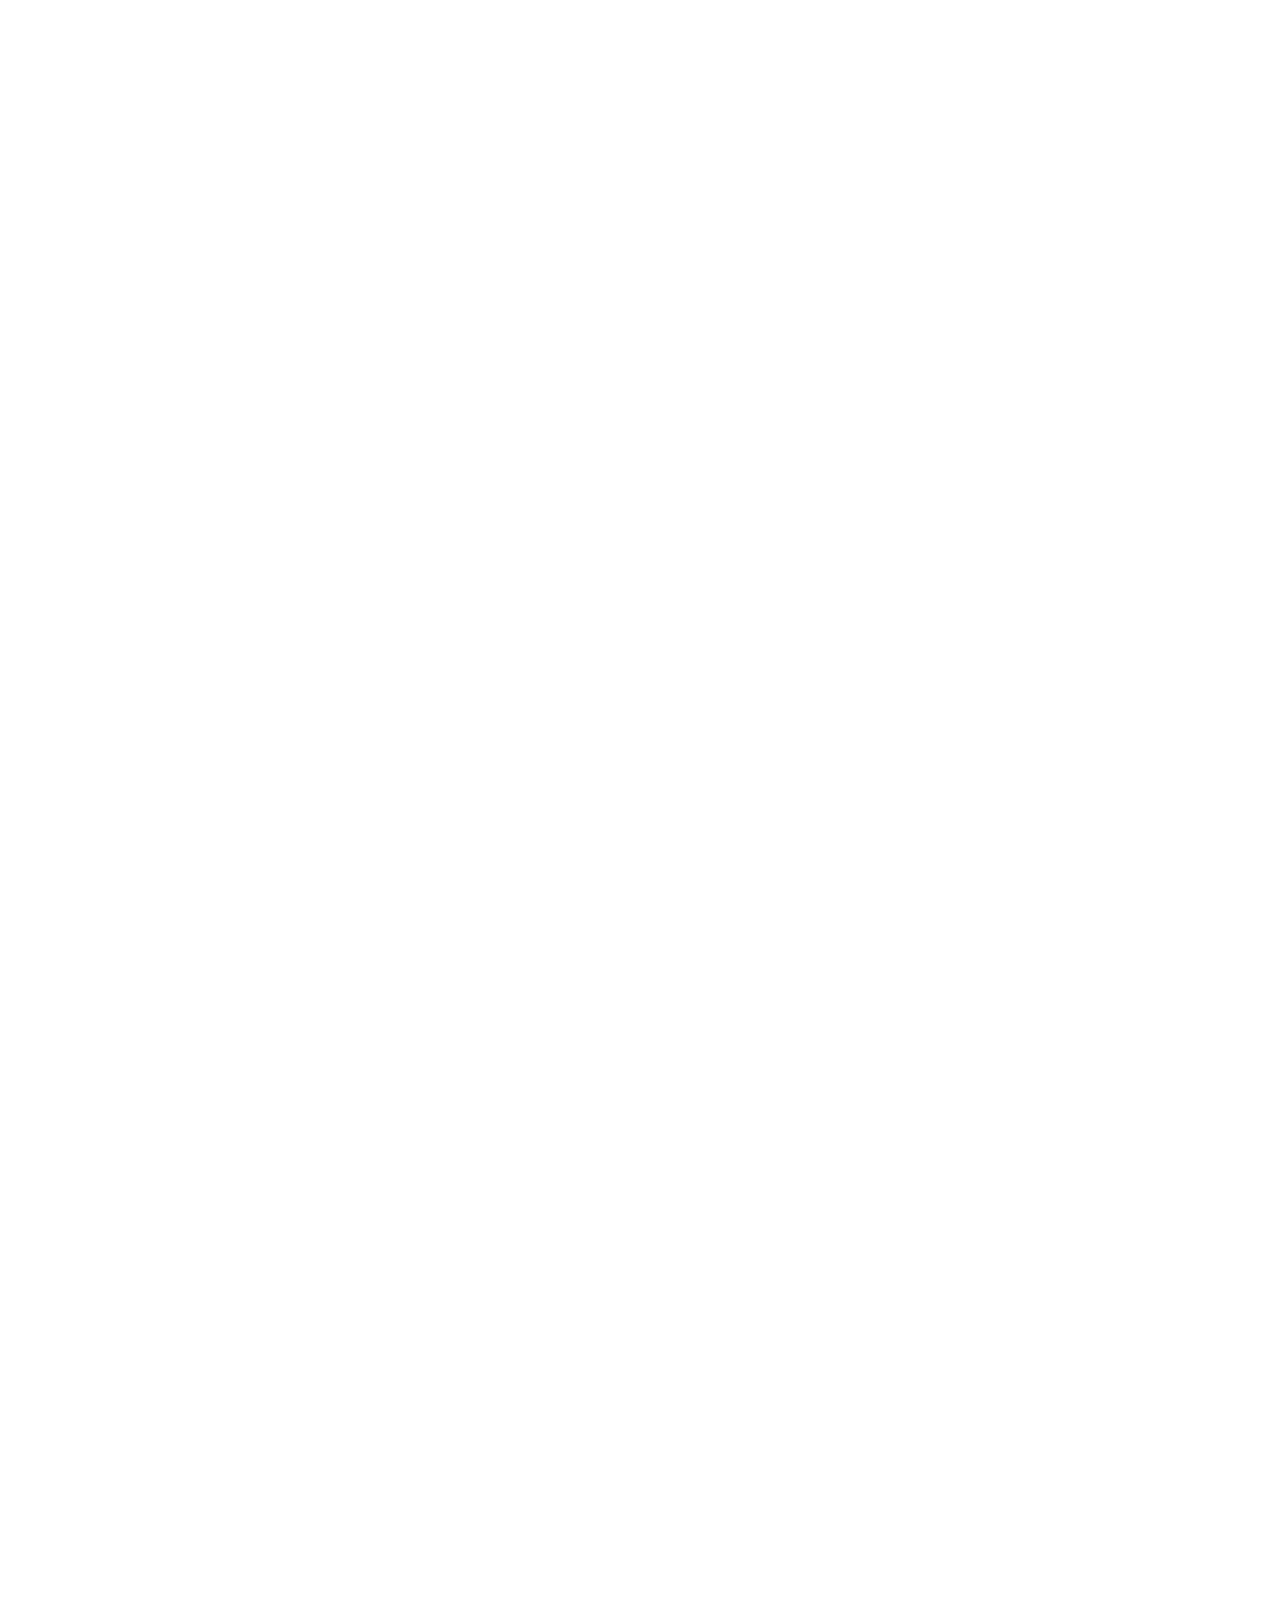
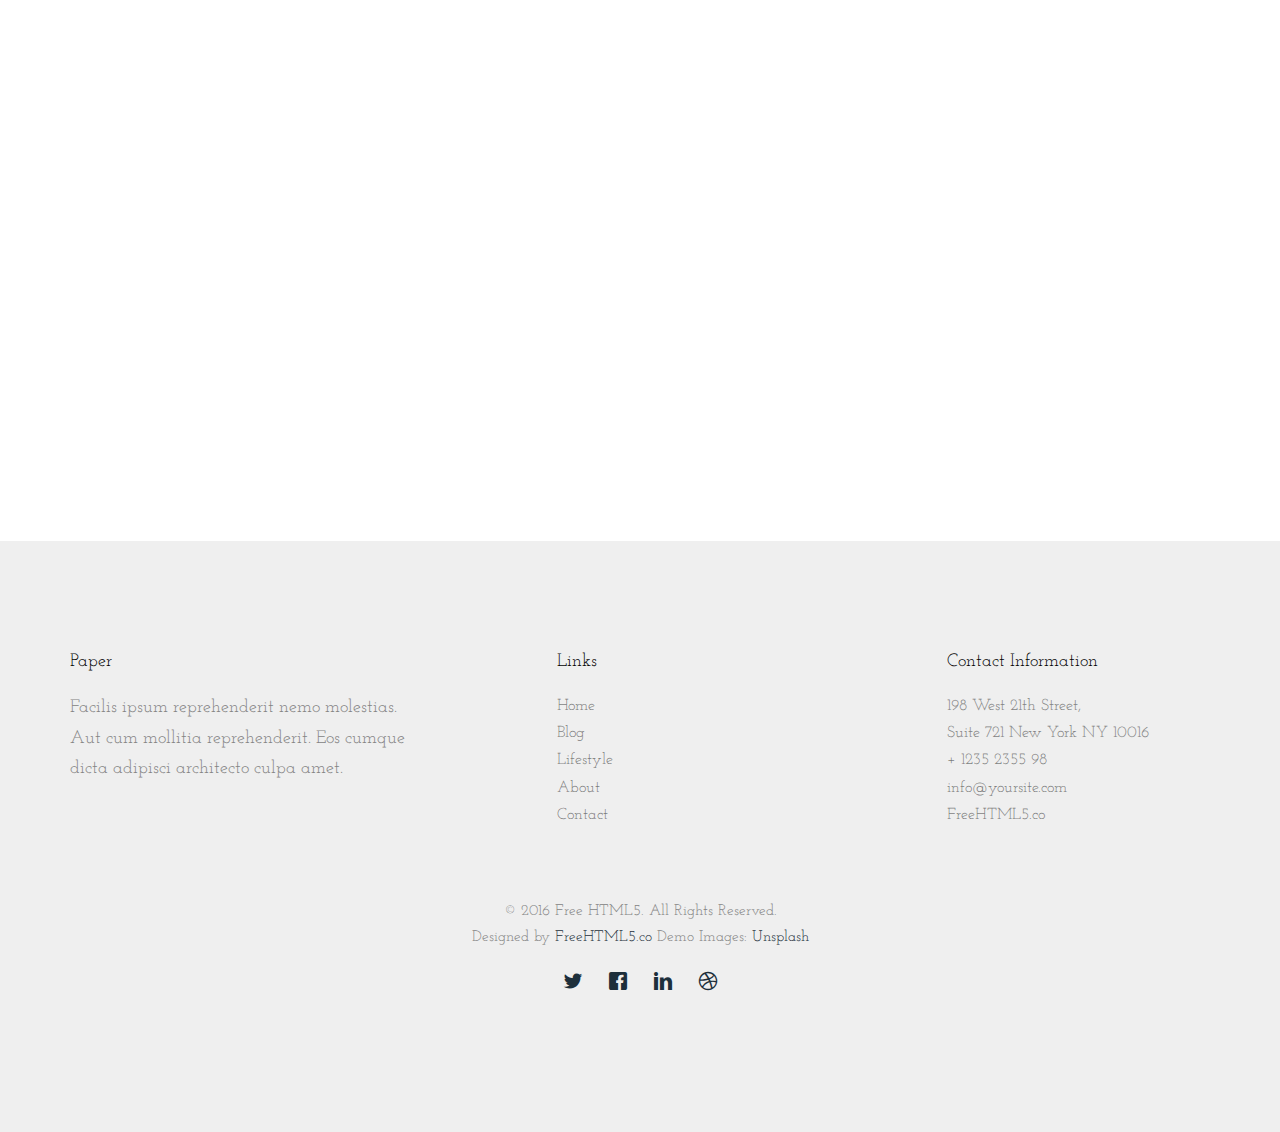
<file: paper/blog.html>
<!DOCTYPE HTML>
<html>
	<head>
	<meta charset="utf-8">
	<meta http-equiv="X-UA-Compatible" content="IE=edge">
	<title>Paper &mdash; Free Website Template, Free HTML5 Template by freehtml5.co</title>
	<meta name="viewport" content="width=device-width, initial-scale=1">
	<meta name="description" content="Free HTML5 Website Template by freehtml5.co" />
	<meta name="keywords" content="free website templates, free html5, free template, free bootstrap, free website template, html5, css3, mobile first, responsive" />
	<meta name="author" content="freehtml5.co" />

	<!-- 
	//////////////////////////////////////////////////////

	FREE HTML5 TEMPLATE 
	DESIGNED & DEVELOPED by FreeHTML5.co
		
	Website: 		http://freehtml5.co/
	Email: 			info@freehtml5.co
	Twitter: 		http://twitter.com/fh5co
	Facebook: 		https://www.facebook.com/fh5co

	//////////////////////////////////////////////////////
	 -->

  	<!-- Facebook and Twitter integration -->
	<meta property="og:title" content=""/>
	<meta property="og:image" content=""/>
	<meta property="og:url" content=""/>
	<meta property="og:site_name" content=""/>
	<meta property="og:description" content=""/>
	<meta name="twitter:title" content="" />
	<meta name="twitter:image" content="" />
	<meta name="twitter:url" content="" />
	<meta name="twitter:card" content="" />

	<link href="https://fonts.googleapis.com/css?family=Josefin+Slab:400,600,700" rel="stylesheet">
	<link href="https://fonts.googleapis.com/css?family=Sacramento" rel="stylesheet">
	
	<!-- Animate.css -->
	<link rel="stylesheet" href="css/animate.css">
	<!-- Icomoon Icon Fonts-->
	<link rel="stylesheet" href="css/icomoon.css">
	<!-- Bootstrap  -->
	<link rel="stylesheet" href="css/bootstrap.css">

	<!-- Magnific Popup -->
	<link rel="stylesheet" href="css/magnific-popup.css">

	<!-- Flexslider  -->
	<link rel="stylesheet" href="css/flexslider.css">

	<!-- Theme style  -->
	<link rel="stylesheet" href="css/style.css">

	<!-- Modernizr JS -->
	<script src="js/modernizr-2.6.2.min.js"></script>
	<!-- FOR IE9 below -->
	<!--[if lt IE 9]>
	<script src="js/respond.min.js"></script>
	<![endif]-->

	</head>
	<body>
		
	<div class="fh5co-loader"></div>
	
	<div id="page">
	<nav class="fh5co-nav" role="navigation">
		<div class="container-fluid">
			<div class="row">
				<div class="top-menu">
					<div class="container">
						<div class="row">
							<div class="col-sm-7 text-left menu-1">
								<ul>
									<li><a href="index.html">Home</a></li>
									<li><a href="blog.html">Lifestyle</a></li>
									<li class="has-dropdown active">
										<a href="blog.html">Blog</a>
										<ul class="dropdown">
											<li><a href="#">Web Design</a></li>
											<li><a href="#">eCommerce</a></li>
											<li><a href="#">Branding</a></li>
											<li><a href="#">API</a></li>
										</ul>
									</li>
									<li><a href="about.html">About</a></li>
									<li><a href="contact.html">Contact</a></li>
								</ul>
							</div>
							<div class="col-sm-5">
								<ul class="fh5co-social-icons">
									<li><a href="#"><i class="icon-twitter-with-circle"></i></a></li>
									<li><a href="#"><i class="icon-facebook-with-circle"></i></a></li>
									<li><a href="#"><i class="icon-linkedin-with-circle"></i></a></li>
									<li><a href="#"><i class="icon-dribbble-with-circle"></i></a></li>
								</ul>
							</div>
						</div>
					</div>
				</div>
			</div>
			<div class="row">
				<div class="col-xs-12 text-center menu-2">
					<div id="fh5co-logo">
						<h1>
							<a href="index.html">
							Paper<span>.</span>
							<small>Blog Theme</small>
							</a>
						</h1>
					</div>
				</div>
			</div>
		</div>
	</nav>


	<div id="fh5co-content" class="fh5co-no-pd-top">
		<div class="container">
			<div class="row animate-box">
				<div class="col-md-12 col-md-offset-0 text-center fh5co-heading">
					<h2><span>Our Blog</span></h2>
				</div>
			</div>
			<div class="row">
				<div class="col-md-9 col-padded-right">
					<div class="row">
						<div class="col-md-12">
							<div class="fh5co-blog animate-box">
								<div class="title title-pin text-center">
									<span class="posted-on">Nov. 15th 2016</span>
									<h3><a href="#">Modeling &amp; Stylist in USA</a></h3>
									<span class="category">Lifestyle</span>
								</div>
								<a href="#"><img class="img-responsive" src="images/blog-1.jpg" alt=""></a>
								<div class="blog-text text-center">
									<p>Far far away, behind the word mountains, far from the countries Vokalia and Consonantia, there live the blind texts. Dignissimos asperiores vitae velit veniam totam fuga molestias accusamus alias autem provident. Odit ab aliquam dolor eius. Dignissimos asperiores vitae velit veniam totam fuga molestias accusamus alias autem provident. Odit ab aliquam dolor eius.</p>
									<ul class="fh5co-social-icons">
										<li>Share:</li>
										<li><a href="#"><i class="icon-twitter-with-circle"></i></a></li>
										<li><a href="#"><i class="icon-facebook-with-circle"></i></a></li>
										<li><a href="#"><i class="icon-linkedin-with-circle"></i></a></li>
										<li><a href="#"><i class="icon-dribbble-with-circle"></i></a></li>
									</ul>
								</div> 
							</div>
						</div>
						<div class="col-md-6">
							<div class="fh5co-blog animate-box">
								<div class="title text-center">
									<span class="posted-on">Nov. 15th 2016</span>
									<h3><a href="#">Modeling &amp; Stylist in USA</a></h3>
									<span class="category">Lifestyle</span>
								</div>
								<a href="#"><img class="img-responsive" src="images/blog-2.jpg" alt=""></a>
								<div class="blog-text text-center">
									<p>Far far away, behind the word mountains, far from the countries Vokalia and Consonantia, there live the blind texts.</p>
									<ul class="fh5co-social-icons">
										<li>Share:</li>
										<li><a href="#"><i class="icon-twitter-with-circle"></i></a></li>
										<li><a href="#"><i class="icon-facebook-with-circle"></i></a></li>
										<li><a href="#"><i class="icon-linkedin-with-circle"></i></a></li>
										<li><a href="#"><i class="icon-dribbble-with-circle"></i></a></li>
									</ul>
								</div> 
							</div>
						</div>
						<div class="col-md-6">
							<div class="fh5co-blog animate-box">
								<div class="title text-center">
									<span class="posted-on">Nov. 15th 2016</span>
									<h3><a href="#">Modeling &amp; Stylist in USA</a></h3>
									<span class="category">Lifestyle</span>
								</div>
								<a href="#"><img class="img-responsive" src="images/blog-1.jpg" alt=""></a>
								<div class="blog-text text-center">
									<p>Far far away, behind the word mountains, far from the countries Vokalia and Consonantia, there live the blind texts.</p>
									<ul class="fh5co-social-icons">
										<li>Share:</li>
										<li><a href="#"><i class="icon-twitter-with-circle"></i></a></li>
										<li><a href="#"><i class="icon-facebook-with-circle"></i></a></li>
										<li><a href="#"><i class="icon-linkedin-with-circle"></i></a></li>
										<li><a href="#"><i class="icon-dribbble-with-circle"></i></a></li>
									</ul>
								</div> 
							</div>
						</div>
						<div class="col-md-6">
							<div class="fh5co-blog animate-box">
								<div class="title text-center">
									<span class="posted-on">Nov. 15th 2016</span>
									<h3><a href="#">Modeling &amp; Stylist in USA</a></h3>
									<span class="category">Lifestyle</span>
								</div>
								<a href="#"><img class="img-responsive" src="images/blog-2.jpg" alt=""></a>
								<div class="blog-text text-center">
									<p>Far far away, behind the word mountains, far from the countries Vokalia and Consonantia, there live the blind texts.</p>
									<ul class="fh5co-social-icons">
										<li>Share:</li>
										<li><a href="#"><i class="icon-twitter-with-circle"></i></a></li>
										<li><a href="#"><i class="icon-facebook-with-circle"></i></a></li>
										<li><a href="#"><i class="icon-linkedin-with-circle"></i></a></li>
										<li><a href="#"><i class="icon-dribbble-with-circle"></i></a></li>
									</ul>
								</div> 
							</div>
						</div>
						<div class="col-md-6">
							<div class="fh5co-blog animate-box">
								<div class="title text-center">
									<span class="posted-on">Nov. 15th 2016</span>
									<h3><a href="#">Modeling &amp; Stylist in USA</a></h3>
									<span class="category">Lifestyle</span>
								</div>
								<a href="#"><img class="img-responsive" src="images/blog-1.jpg" alt=""></a>
								<div class="blog-text text-center">
									<p>Far far away, behind the word mountains, far from the countries Vokalia and Consonantia, there live the blind texts.</p>
									<ul class="fh5co-social-icons">
										<li>Share:</li>
										<li><a href="#"><i class="icon-twitter-with-circle"></i></a></li>
										<li><a href="#"><i class="icon-facebook-with-circle"></i></a></li>
										<li><a href="#"><i class="icon-linkedin-with-circle"></i></a></li>
										<li><a href="#"><i class="icon-dribbble-with-circle"></i></a></li>
									</ul>
								</div> 
							</div>
						</div>
					</div>
				</div>
				
				<aside id="sidebar">
					<div class="col-md-3">
						<div class="side animate-box">
							<div class="col-md-12 col-md-offset-0 text-center fh5co-heading fh5co-heading-sidebar">
								<h2><span>About Me</span></h2>
							</div>
							<div class="fh5co-staff">
								<img src="images/user-2.jpg" alt="Free HTML5 Templates by FreeHTML5.co">
								<h3>Jean Smith</h3>
								<strong class="role">CEO, Founder</strong>
								<p>Quos quia provident conse culpa facere ratione maxime commodi voluptates id repellat velit eaque aspernatur expedita.</p>
								<ul class="fh5co-social-icons">
									<li><a href="#"><i class="icon-facebook"></i></a></li>
									<li><a href="#"><i class="icon-twitter"></i></a></li>
									<li><a href="#"><i class="icon-dribbble"></i></a></li>
									<li><a href="#"><i class="icon-github"></i></a></li>
								</ul>
							</div>
						</div>
						<div class="side animate-box">
							<div class="col-md-12 col-md-offset-0 text-center fh5co-heading fh5co-heading-sidebar">
								<h2><span>Latest Posts</span></h2>
							</div>
							<div class="blog-entry">
								<a href="#">
									<img src="images/blog-1.jpg" class="img-responsive" alt="">
									<div class="desc">
										<span class="date">Dec. 25, 2016</span>
										<h3>Most Beautiful Site in 2016</h3>
									</div>
								</a>
							</div>
							<div class="blog-entry">
								<a href="#">
									<img src="images/blog-2.jpg" class="img-responsive" alt="">
									<div class="desc">
										<span class="date">Dec. 25, 2016</span>
										<h3>Most Beautiful Site in 2016</h3>
									</div>
								</a>
							</div>
							<div class="blog-entry">
								<a href="#">
									<img src="images/blog-1.jpg" class="img-responsive" alt="">
									<div class="desc">
										<span class="date">Dec. 25, 2016</span>
										<h3>Most Beautiful Site in 2016</h3>
									</div>
								</a>
							</div>
						</div>
						<div class="side animate-box">
							<div class="col-md-12 col-md-offset-0 text-center fh5co-heading fh5co-heading-sidebar">
								<h2><span>Category</span></h2>
							</div>
							<ul class="category">
								<li><a href="#"><i class="icon-check"></i>Lifestyle</a></li>
								<li><a href="#"><i class="icon-check"></i>Web Development</a></li>
								<li><a href="#"><i class="icon-check"></i>Web Design</a></li>
								<li><a href="#"><i class="icon-check"></i>Nature</a></li>
								<li><a href="#"><i class="icon-check"></i>Life</a></li>
								<li><a href="#"><i class="icon-check"></i>Entertainment</a></li>
							</ul>
						</div>
						<div class="side animate-box">
							<div class="col-md-12 col-md-offset-0 text-center fh5co-heading fh5co-heading-sidebar">
								<h2><span>Intagram</span></h2>
							</div>
							<div class="row">
								<div class="col-md-12">
									<div class="insta" style="background-image: url(images/insta-1.jpg);">
										
									</div>
								</div>
							</div>
						</div>
					</div>
				</aside>

			</div>
		</div>
	</div>

	<div id="fh5co-instagram">
		<div class="container">
			<div class="row animate-box">
				<div class="col-md-12 col-md-offset-0 text-center fh5co-heading">
					<h2><span>Instagram Posts</span></h2>
				</div>
			</div>
		</div>
		<div class="row">
			<div class="col-md-3 nopadding animate-box">
				<div class="insta" style="background-image: url(images/insta-1.jpg);"></div>
			</div>
			<div class="col-md-3 nopadding animate-box">
				<div class="insta" style="background-image: url(images/insta-2.jpg);"></div>
			</div>
			<div class="col-md-3 nopadding animate-box">
				<div class="insta" style="background-image: url(images/insta-3.jpg);"></div>
			</div>
			<div class="col-md-3 nopadding animate-box">
				<div class="insta" style="background-image: url(images/insta-4.jpg);"></div>
			</div>
		</div>
	</div>

	<footer id="fh5co-footer" role="contentinfo">
		<div class="container">
			<div class="row row-pb-md">
				<div class="col-md-4 fh5co-widget">
					<h4>Paper</h4>
					<p>Facilis ipsum reprehenderit nemo molestias. Aut cum mollitia reprehenderit. Eos cumque dicta adipisci architecto culpa amet.</p>
				</div>
				<div class="col-md-4 col-md-push-1">
					<h4>Links</h4>
					<ul class="fh5co-footer-links">
						<li><a href="#">Home</a></li>
						<li><a href="#">Blog</a></li>
						<li><a href="#">Lifestyle</a></li>
						<li><a href="#">About</a></li>
						<li><a href="#">Contact</a></li>
					</ul>
				</div>

				<div class="col-md-4 col-md-push-1">
					<h4>Contact Information</h4>
					<ul class="fh5co-footer-links">
						<li>198 West 21th Street, <br> Suite 721 New York NY 10016</li>
						<li><a href="tel://1234567920">+ 1235 2355 98</a></li>
						<li><a href="mailto:info@yoursite.com">info@yoursite.com</a></li>
						<li><a href="http://freehtml5.co">FreeHTML5.co</a></li>
					</ul>
				</div>

			</div>

			<div class="row copyright">
				<div class="col-md-12 text-center">
					<p>
						<small class="block">&copy; 2016 Free HTML5. All Rights Reserved.</small> 
						<small class="block">Designed by <a href="http://freehtml5.co/" target="_blank">FreeHTML5.co</a> Demo Images: <a href="http://unsplash.co/" target="_blank">Unsplash</a></small>
					</p>
					<p>
						<ul class="fh5co-social-icons">
							<li><a href="#"><i class="icon-twitter"></i></a></li>
							<li><a href="#"><i class="icon-facebook"></i></a></li>
							<li><a href="#"><i class="icon-linkedin"></i></a></li>
							<li><a href="#"><i class="icon-dribbble"></i></a></li>
						</ul>
					</p>
				</div>
			</div>

		</div>
	</footer>
	</div>

	<div class="gototop js-top">
		<a href="#" class="js-gotop"><i class="icon-arrow-up"></i></a>
	</div>
	
	<!-- jQuery -->
	<script src="js/jquery.min.js"></script>
	<!-- jQuery Easing -->
	<script src="js/jquery.easing.1.3.js"></script>
	<!-- Bootstrap -->
	<script src="js/bootstrap.min.js"></script>
	<!-- Waypoints -->
	<script src="js/jquery.waypoints.min.js"></script>
	<!-- Flexslider -->
	<script src="js/jquery.flexslider-min.js"></script>
	<!-- Magnific Popup -->
	<script src="js/jquery.magnific-popup.min.js"></script>
	<script src="js/magnific-popup-options.js"></script>
	<!-- Main -->
	<script src="js/main.js"></script>

	</body>
</html>
</file>
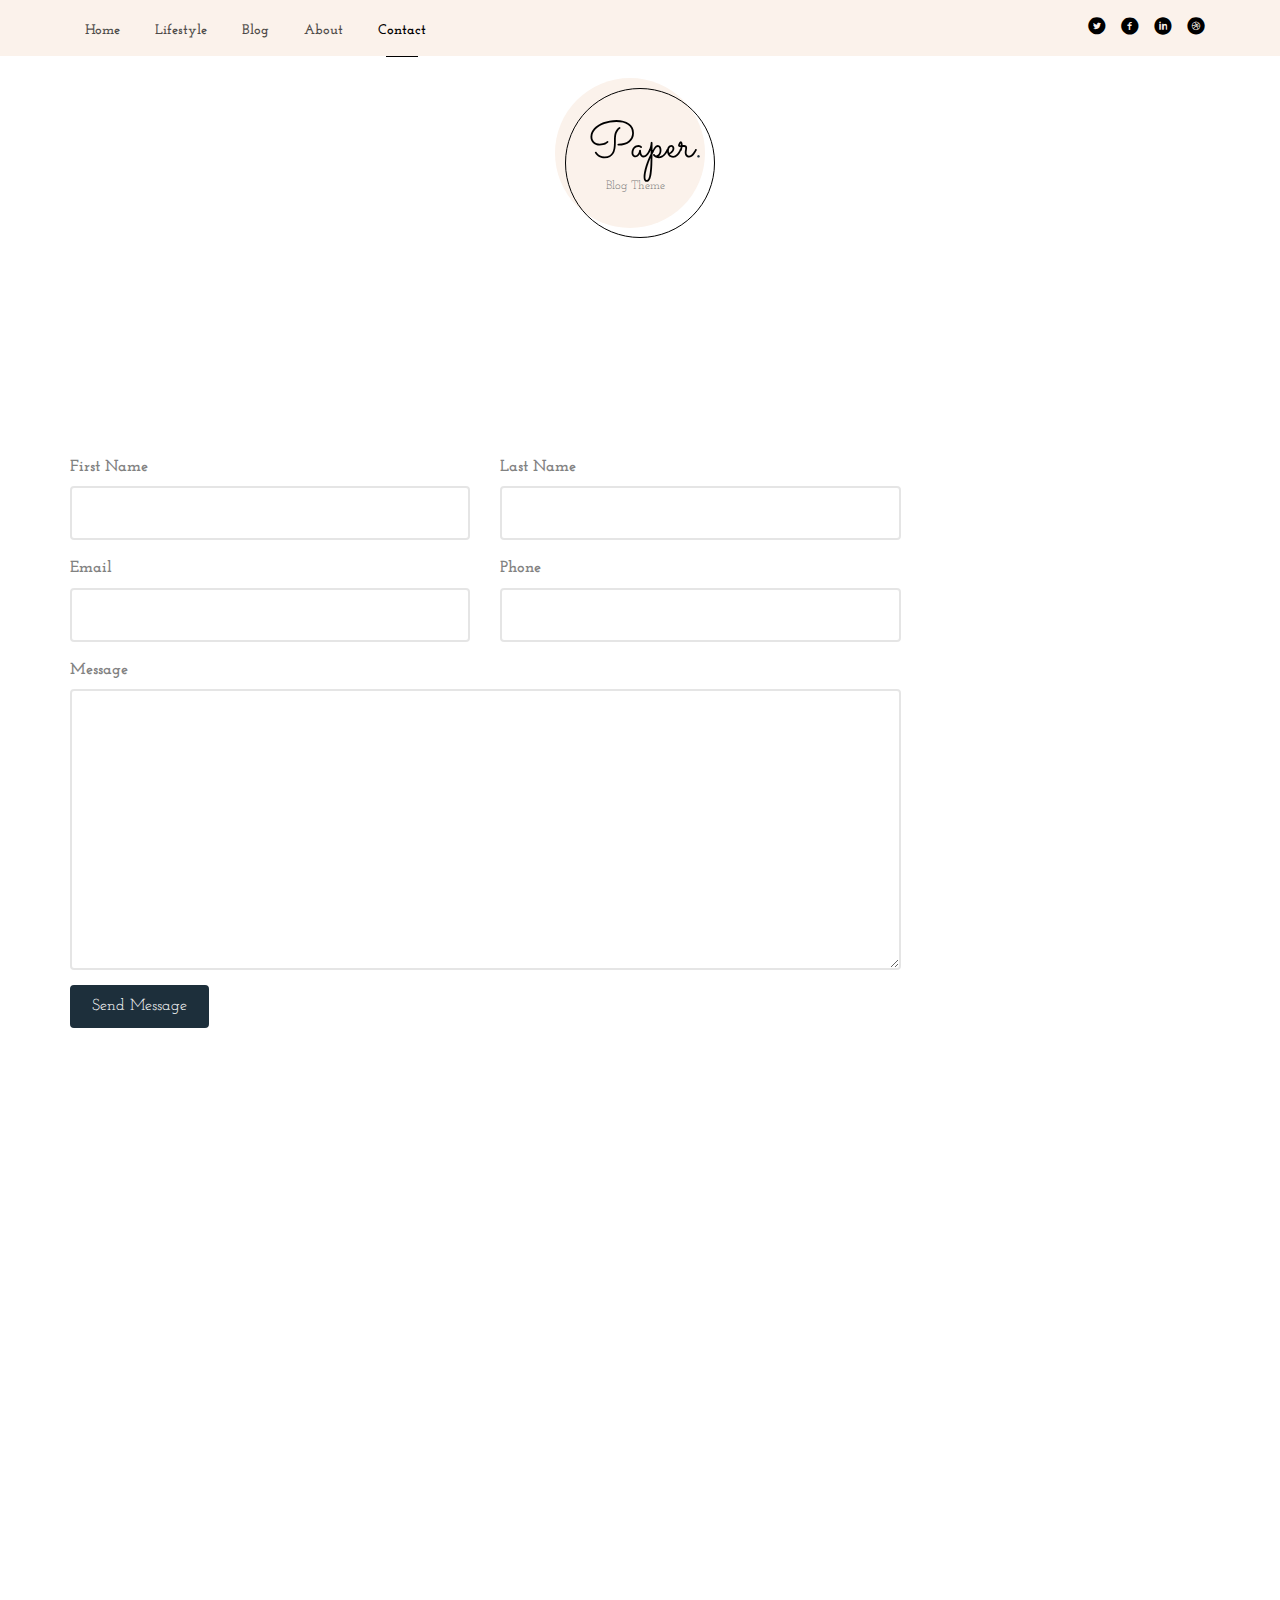
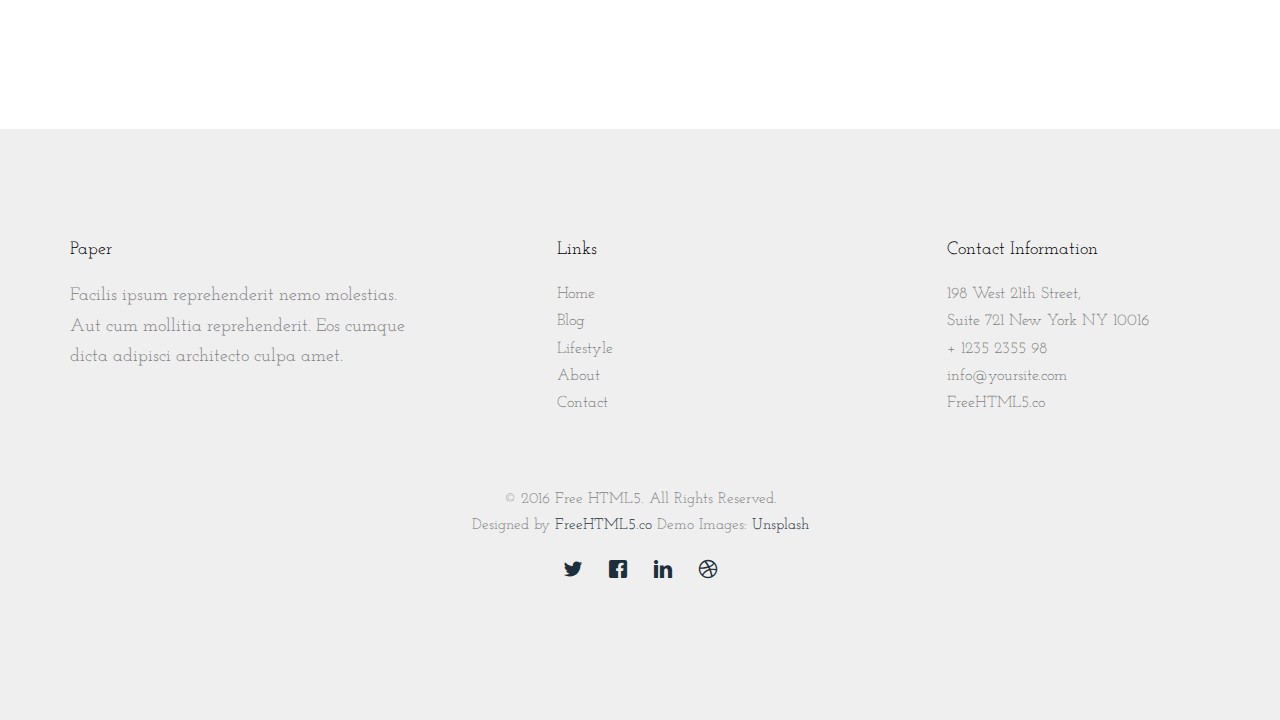
<file: paper/contact.html>
<!DOCTYPE HTML>
<html>
	<head>
	<meta charset="utf-8">
	<meta http-equiv="X-UA-Compatible" content="IE=edge">
	<title>Paper &mdash; Free Website Template, Free HTML5 Template by freehtml5.co</title>
	<meta name="viewport" content="width=device-width, initial-scale=1">
	<meta name="description" content="Free HTML5 Website Template by freehtml5.co" />
	<meta name="keywords" content="free website templates, free html5, free template, free bootstrap, free website template, html5, css3, mobile first, responsive" />
	<meta name="author" content="freehtml5.co" />

	<!-- 
	//////////////////////////////////////////////////////

	FREE HTML5 TEMPLATE 
	DESIGNED & DEVELOPED by FreeHTML5.co
		
	Website: 		http://freehtml5.co/
	Email: 			info@freehtml5.co
	Twitter: 		http://twitter.com/fh5co
	Facebook: 		https://www.facebook.com/fh5co

	//////////////////////////////////////////////////////
	 -->

  	<!-- Facebook and Twitter integration -->
	<meta property="og:title" content=""/>
	<meta property="og:image" content=""/>
	<meta property="og:url" content=""/>
	<meta property="og:site_name" content=""/>
	<meta property="og:description" content=""/>
	<meta name="twitter:title" content="" />
	<meta name="twitter:image" content="" />
	<meta name="twitter:url" content="" />
	<meta name="twitter:card" content="" />

	<link href="https://fonts.googleapis.com/css?family=Josefin+Slab:400,600,700" rel="stylesheet">
	<link href="https://fonts.googleapis.com/css?family=Sacramento" rel="stylesheet">
	
	<!-- Animate.css -->
	<link rel="stylesheet" href="css/animate.css">
	<!-- Icomoon Icon Fonts-->
	<link rel="stylesheet" href="css/icomoon.css">
	<!-- Bootstrap  -->
	<link rel="stylesheet" href="css/bootstrap.css">

	<!-- Magnific Popup -->
	<link rel="stylesheet" href="css/magnific-popup.css">

	<!-- Flexslider  -->
	<link rel="stylesheet" href="css/flexslider.css">

	<!-- Theme style  -->
	<link rel="stylesheet" href="css/style.css">

	<!-- Modernizr JS -->
	<script src="js/modernizr-2.6.2.min.js"></script>
	<!-- FOR IE9 below -->
	<!--[if lt IE 9]>
	<script src="js/respond.min.js"></script>
	<![endif]-->

	</head>
	<body>
		
	<div class="fh5co-loader"></div>
	
	<div id="page">
	<nav class="fh5co-nav" role="navigation">
		<div class="container-fluid">
			<div class="row">
				<div class="top-menu">
					<div class="container">
						<div class="row">
							<div class="col-sm-7 text-left menu-1">
								<ul>
									<li><a href="index.html">Home</a></li>
									<li><a href="blog.html">Lifestyle</a></li>
									<li class="has-dropdown">
										<a href="blog.html">Blog</a>
										<ul class="dropdown">
											<li><a href="#">Web Design</a></li>
											<li><a href="#">eCommerce</a></li>
											<li><a href="#">Branding</a></li>
											<li><a href="#">API</a></li>
										</ul>
									</li>
									<li><a href="about.html">About</a></li>
									<li class="active"><a href="contact.html">Contact</a></li>
								</ul>
							</div>
							<div class="col-sm-5">
								<ul class="fh5co-social-icons">
									<li><a href="#"><i class="icon-twitter-with-circle"></i></a></li>
									<li><a href="#"><i class="icon-facebook-with-circle"></i></a></li>
									<li><a href="#"><i class="icon-linkedin-with-circle"></i></a></li>
									<li><a href="#"><i class="icon-dribbble-with-circle"></i></a></li>
								</ul>
							</div>
						</div>
					</div>
				</div>
			</div>
			<div class="row">
				<div class="col-xs-12 text-center menu-2">
					<div id="fh5co-logo">
						<h1>
							<a href="index.html">
							Paper<span>.</span>
							<small>Blog Theme</small>
							</a>
						</h1>
					</div>
				</div>
			</div>
		</div>
	</nav>


	<div id="fh5co-contact" class="fh5co-no-pd-top">
		<div class="container">
			<div class="row animate-box">
				<div class="col-md-12 col-md-offset-0 text-center fh5co-heading">
					<h2><span>Contact Us</span></h2>
				</div>
			</div>
			<div class="row">
				<div class="col-md-9 col-padded-right">
					<form action="#">
						<div class="form-group row">
							<div class="col-md-6 field">
								<label for="firstname">First Name</label>
								<input type="text" name="FName" id="firstname" class="form-control">
							</div>
							<div class="col-md-6 field">
								<label for="lastname">Last Name</label>
								<input type="text" name="FName" id="lastname" class="form-control">
							</div>
						</div>
						<div class="form-group row">
							<div class="col-md-6 field">
								<label for="email">Email</label>
								<input type="text" name="FName" id="email" class="form-control">
							</div>
							<div class="col-md-6 field">
								<label for="phone">Phone</label>
								<input type="text" name="FName" id="phone" class="form-control">
							</div>
						</div>
						<div class="form-group row">
							<div class="col-md-12 field">
								<label for="message">Message</label>
								<textarea name="message" id="message" cols="30" rows="10" class="form-control"></textarea>
							</div>
						</div>
						<div class="form-group row">
							<div class="col-md-12 field">
								<input type="submit" id="submit" class="btn btn-primary" value="Send Message">
							</div>
						</div>
					</form>
				</div>
				
				<aside id="sidebar">
					<div class="col-md-3">
						<div class="side animate-box">
							<div class="col-md-12 col-md-offset-0 text-center fh5co-heading fh5co-heading-sidebar">
								<h2><span>About Me</span></h2>
							</div>
							<div class="fh5co-staff">
								<img src="images/user-2.jpg" alt="Free HTML5 Templates by FreeHTML5.co">
								<h3>Jean Smith</h3>
								<strong class="role">CEO, Founder</strong>
								<p>Quos quia provident conse culpa facere ratione maxime commodi voluptates id repellat velit eaque aspernatur expedita.</p>
								<ul class="fh5co-social-icons">
									<li><a href="#"><i class="icon-facebook"></i></a></li>
									<li><a href="#"><i class="icon-twitter"></i></a></li>
									<li><a href="#"><i class="icon-dribbble"></i></a></li>
									<li><a href="#"><i class="icon-github"></i></a></li>
								</ul>
							</div>
						</div>
					</div>
				</aside>

			</div>
		</div>
	</div>

	<div id="fh5co-instagram">
		<div class="container">
			<div class="row animate-box">
				<div class="col-md-12 col-md-offset-0 text-center fh5co-heading">
					<h2><span>Instagram Posts</span></h2>
				</div>
			</div>
		</div>
		<div class="row">
			<div class="col-md-3 nopadding animate-box">
				<div class="insta" style="background-image: url(images/insta-1.jpg);"></div>
			</div>
			<div class="col-md-3 nopadding animate-box">
				<div class="insta" style="background-image: url(images/insta-2.jpg);"></div>
			</div>
			<div class="col-md-3 nopadding animate-box">
				<div class="insta" style="background-image: url(images/insta-3.jpg);"></div>
			</div>
			<div class="col-md-3 nopadding animate-box">
				<div class="insta" style="background-image: url(images/insta-4.jpg);"></div>
			</div>
		</div>
	</div>

	<footer id="fh5co-footer" role="contentinfo">
		<div class="container">
			<div class="row row-pb-md">
				<div class="col-md-4 fh5co-widget">
					<h4>Paper</h4>
					<p>Facilis ipsum reprehenderit nemo molestias. Aut cum mollitia reprehenderit. Eos cumque dicta adipisci architecto culpa amet.</p>
				</div>
				<div class="col-md-4 col-md-push-1">
					<h4>Links</h4>
					<ul class="fh5co-footer-links">
						<li><a href="#">Home</a></li>
						<li><a href="#">Blog</a></li>
						<li><a href="#">Lifestyle</a></li>
						<li><a href="#">About</a></li>
						<li><a href="#">Contact</a></li>
					</ul>
				</div>

				<div class="col-md-4 col-md-push-1">
					<h4>Contact Information</h4>
					<ul class="fh5co-footer-links">
						<li>198 West 21th Street, <br> Suite 721 New York NY 10016</li>
						<li><a href="tel://1234567920">+ 1235 2355 98</a></li>
						<li><a href="mailto:info@yoursite.com">info@yoursite.com</a></li>
						<li><a href="http://freehtml5.co">FreeHTML5.co</a></li>
					</ul>
				</div>

			</div>

			<div class="row copyright">
				<div class="col-md-12 text-center">
					<p>
						<small class="block">&copy; 2016 Free HTML5. All Rights Reserved.</small> 
						<small class="block">Designed by <a href="http://freehtml5.co/" target="_blank">FreeHTML5.co</a> Demo Images: <a href="http://unsplash.co/" target="_blank">Unsplash</a></small>
					</p>
					<p>
						<ul class="fh5co-social-icons">
							<li><a href="#"><i class="icon-twitter"></i></a></li>
							<li><a href="#"><i class="icon-facebook"></i></a></li>
							<li><a href="#"><i class="icon-linkedin"></i></a></li>
							<li><a href="#"><i class="icon-dribbble"></i></a></li>
						</ul>
					</p>
				</div>
			</div>

		</div>
	</footer>
	</div>

	<div class="gototop js-top">
		<a href="#" class="js-gotop"><i class="icon-arrow-up"></i></a>
	</div>
	
	<!-- jQuery -->
	<script src="js/jquery.min.js"></script>
	<!-- jQuery Easing -->
	<script src="js/jquery.easing.1.3.js"></script>
	<!-- Bootstrap -->
	<script src="js/bootstrap.min.js"></script>
	<!-- Waypoints -->
	<script src="js/jquery.waypoints.min.js"></script>
	<!-- Flexslider -->
	<script src="js/jquery.flexslider-min.js"></script>
	<!-- Magnific Popup -->
	<script src="js/jquery.magnific-popup.min.js"></script>
	<script src="js/magnific-popup-options.js"></script>
	<!-- Main -->
	<script src="js/main.js"></script>

	</body>
</html>
</file>
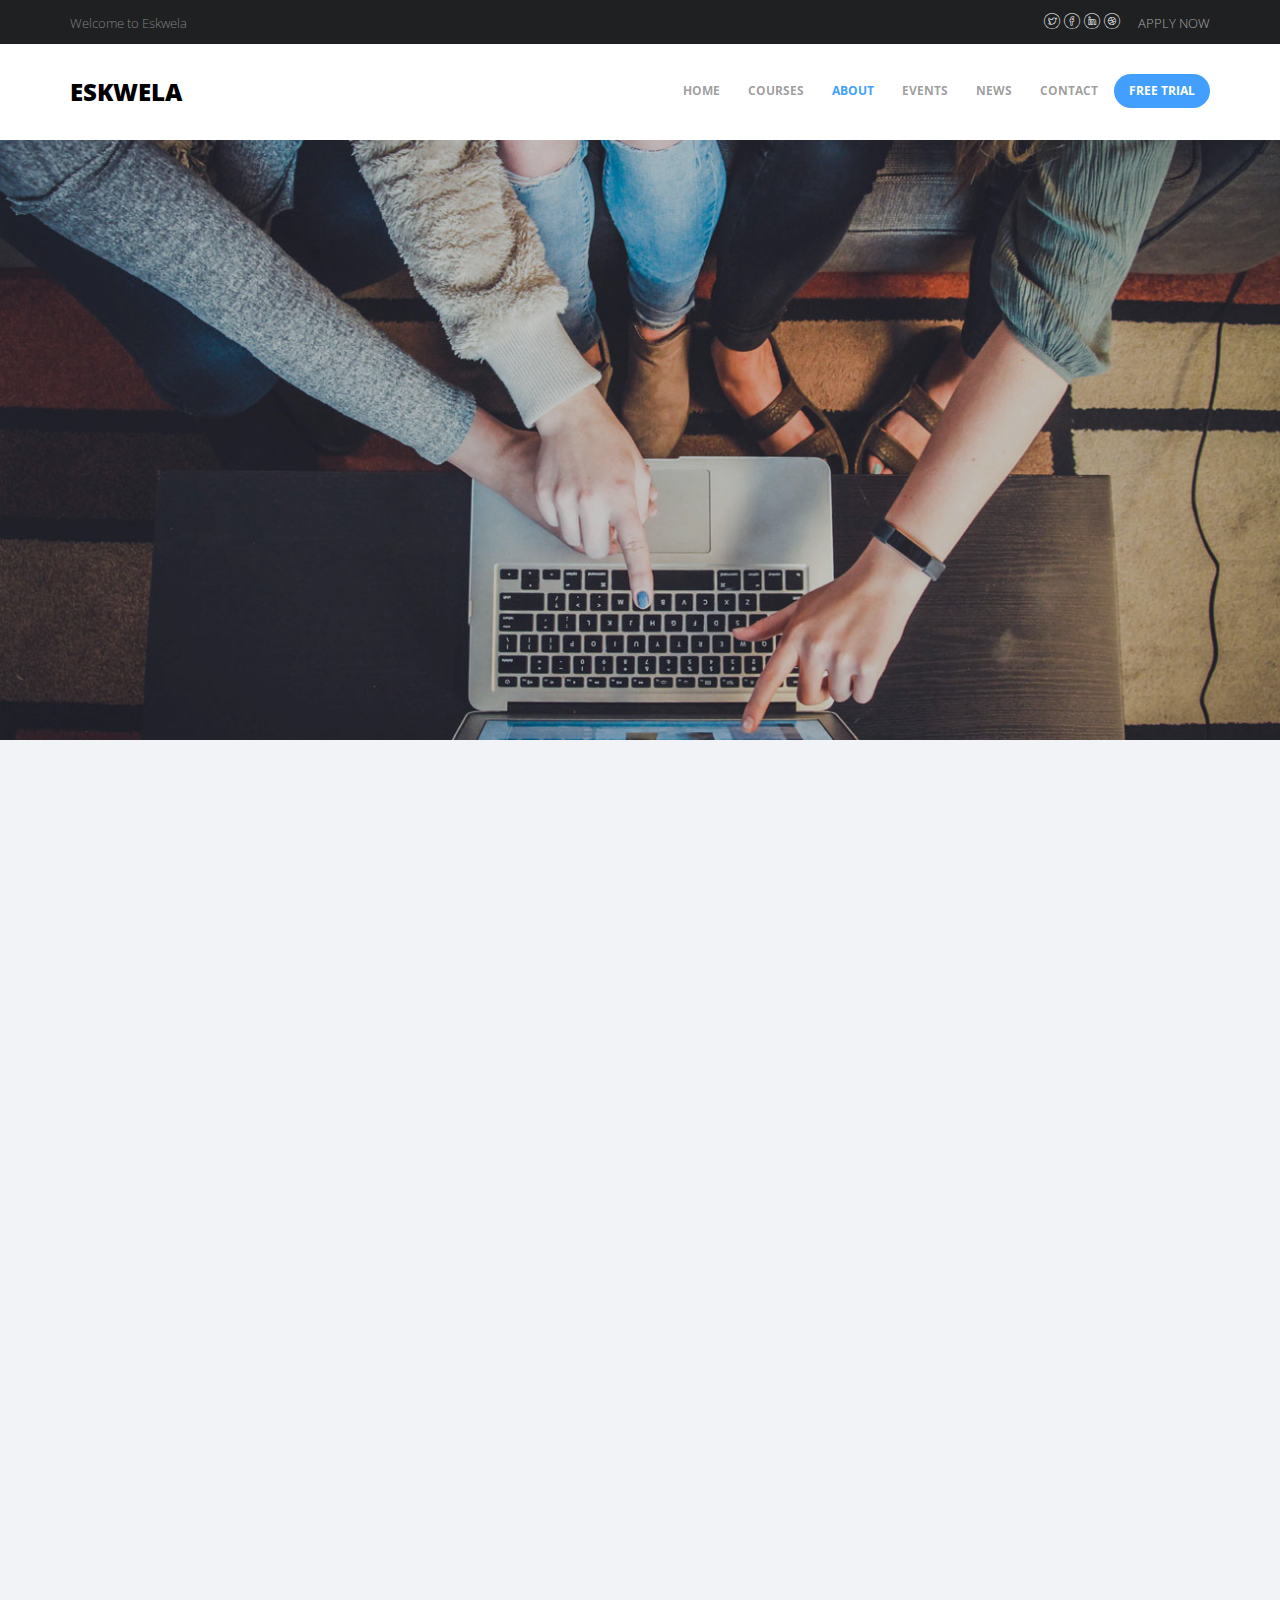
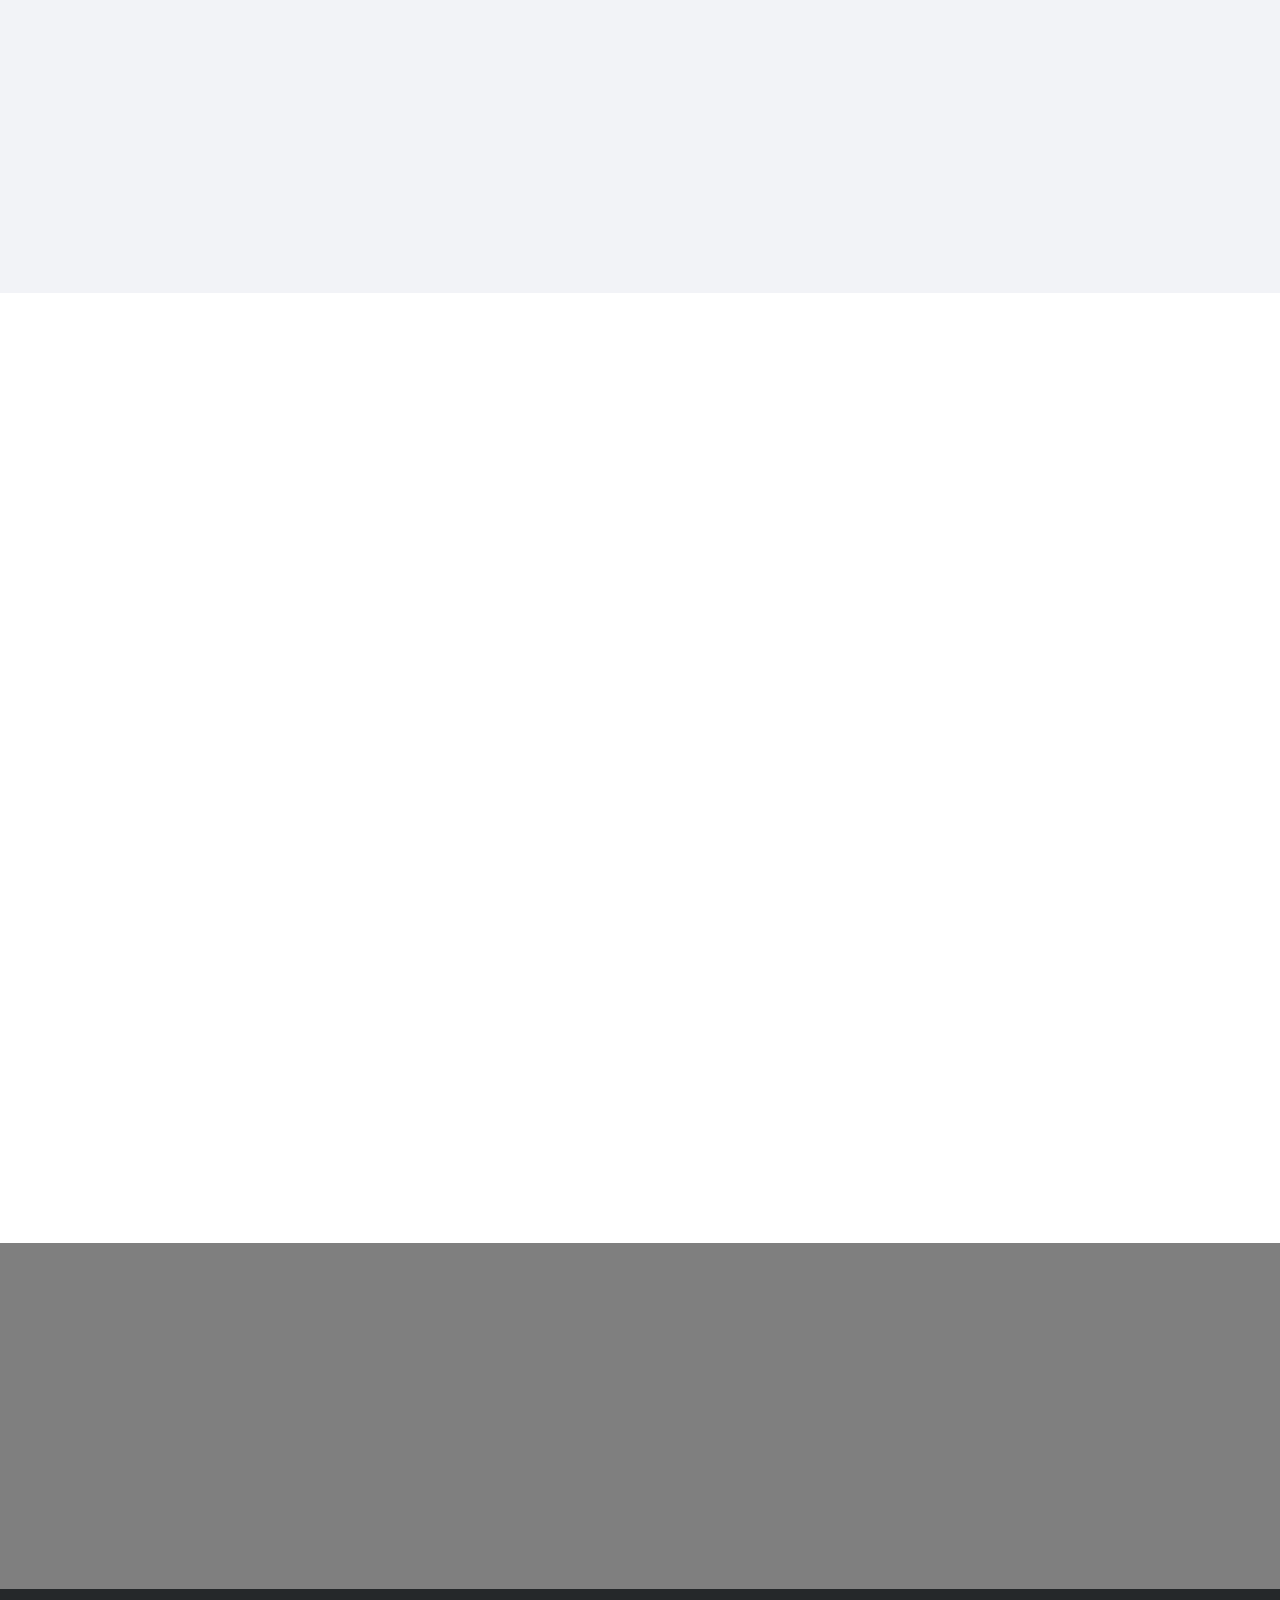
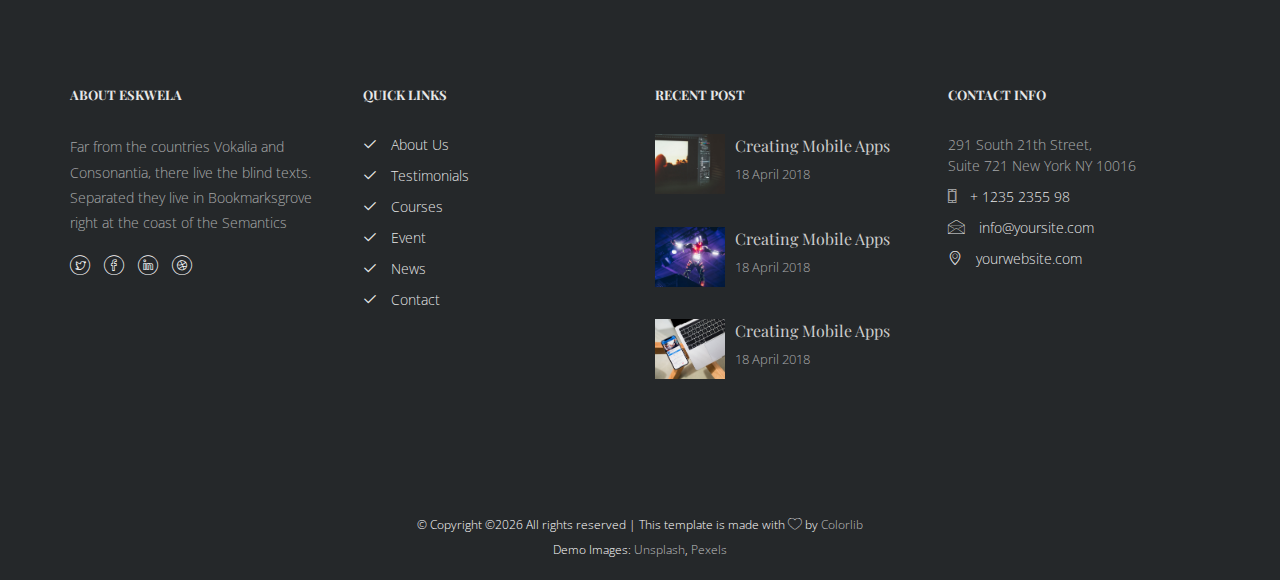
<file: eskwela/eskwela/about.html>
<!DOCTYPE HTML>
<html>
	<head>
	<meta charset="utf-8">
	<meta http-equiv="X-UA-Compatible" content="IE=edge">
	<title>Eskwela Template</title>
	<meta name="viewport" content="width=device-width, initial-scale=1">
	<meta name="description" content="" />
	<meta name="keywords" content="" />
	<meta name="author" content="" />

  <!-- Facebook and Twitter integration -->
	<meta property="og:title" content=""/>
	<meta property="og:image" content=""/>
	<meta property="og:url" content=""/>
	<meta property="og:site_name" content=""/>
	<meta property="og:description" content=""/>
	<meta name="twitter:title" content="" />
	<meta name="twitter:image" content="" />
	<meta name="twitter:url" content="" />
	<meta name="twitter:card" content="" />

	<link href="https://fonts.googleapis.com/css?family=Open+Sans:400,700,800" rel="stylesheet">
	<link href="https://fonts.googleapis.com/css?family=Playfair+Display:400,700" rel="stylesheet">
	
	<!-- Animate.css -->
	<link rel="stylesheet" href="css/animate.css">
	<!-- Icomoon Icon Fonts-->
	<link rel="stylesheet" href="css/icomoon.css">
	<!-- Bootstrap  -->
	<link rel="stylesheet" href="css/bootstrap.css">

	<!-- Magnific Popup -->
	<link rel="stylesheet" href="css/magnific-popup.css">

	<!-- Flexslider  -->
	<link rel="stylesheet" href="css/flexslider.css">

	<!-- Owl Carousel -->
	<link rel="stylesheet" href="css/owl.carousel.min.css">
	<link rel="stylesheet" href="css/owl.theme.default.min.css">
	
	<!-- Flaticons  -->
	<link rel="stylesheet" href="fonts/flaticon/font/flaticon.css">

	<!-- Theme style  -->
	<link rel="stylesheet" href="css/style.css">

	<!-- Modernizr JS -->
	<script src="js/modernizr-2.6.2.min.js"></script>
	<!-- FOR IE9 below -->
	<!--[if lt IE 9]>
	<script src="js/respond.min.js"></script>
	<![endif]-->

	</head>
	<body>
		
	<div class="colorlib-loader"></div>

	<div id="page">
		<nav class="colorlib-nav" role="navigation">
			<div class="upper-menu">
				<div class="container">
					<div class="row">
						<div class="col-xs-4">
							<p>Welcome to Eskwela</p>
						</div>
						<div class="col-xs-6 col-md-push-2 text-right">
							<p>
								<ul class="colorlib-social-icons">
									<li><a href="#"><i class="icon-twitter"></i></a></li>
									<li><a href="#"><i class="icon-facebook"></i></a></li>
									<li><a href="#"><i class="icon-linkedin"></i></a></li>
									<li><a href="#"><i class="icon-dribbble"></i></a></li>
								</ul>
							</p>
							<p class="btn-apply"><a href="#">Apply Now</a></p>
						</div>
					</div>
				</div>
			</div>
			<div class="top-menu">
				<div class="container">
					<div class="row">
						<div class="col-md-2">
							<div id="colorlib-logo"><a href="index.html">Eskwela</a></div>
						</div>
						<div class="col-md-10 text-right menu-1">
							<ul>
								<li><a href="index.html">Home</a></li>
								<li class="has-dropdown">
									<a href="courses.html">Courses</a>
									<ul class="dropdown">
										<li><a href="courses-single.html">Courses Single</a></li>
										<li><a href="#">Mobile Apps</a></li>
										<li><a href="#">Website</a></li>
										<li><a href="#">Web Design</a></li>
										<li><a href="#">WordPress</a></li>
									</ul>
								</li>
								<li class="active"><a href="about.html">About</a></li>
								<li><a href="event.html">Events</a></li>
								<li><a href="news.html">News</a></li>
								<li><a href="contact.html">Contact</a></li>
								<li class="btn-cta"><a href="#"><span>Free Trial</span></a></li>
							</ul>
						</div>
					</div>
				</div>
			</div>
		</nav>
		<aside id="colorlib-hero">
			<div class="flexslider">
				<ul class="slides">
			   	<li style="background-image: url(images/img_bg_2.jpg);">
			   		<div class="overlay"></div>
			   		<div class="container-fluid">
			   			<div class="row">
				   			<div class="col-md-6 col-sm-12 col-md-offset-3 slider-text">
				   				<div class="slider-text-inner text-center">
				   					<h1>About Us</h1>
				   					<h2><span><a href="index.html">Home</a> | About</span></h2>
				   				</div>
				   			</div>
				   		</div>
			   		</div>
			   	</li>
			  	</ul>
		  	</div>
		</aside>
		
		<div id="colorlib-about" class="colorlib-light-grey">
			<div class="container">
				<div class="row row-pb-md">
					<div class="col-md-8 col-md-offset-2 row-pb-md animate-box">
						<div class="video colorlib-video" style="background-image: url(images/img_bg_1.jpg);">
							<a href="https://vimeo.com/channels/staffpicks/93951774" class="popup-vimeo"><i class="icon-play3"></i></a>
							<div class="overlay"></div>
						</div>
					</div>
					<div class="col-md-10 col-md-offset-1 text-center animate-box">
						<div class="about-wrap">
							<div class="heading-2">
								<h2>Robust Gym the leading fitness site</h2>
							</div>
							<p>Even the all-powerful Pointing has no control about the blind texts it is an almost unorthographic life One day however a small line of blind text by the name of Lorem Ipsum decided to leave for the far World of Grammar.</p>
							<p>The Big Oxmox advised her not to do so, because there were thousands of bad Commas, wild Question Marks and devious Semikoli, but the Little Blind Text didn’t listen. She packed her seven versalia, put her initial into the belt and made herself on the way.</p>
						</div>
					</div>
				</div>
				<div class="row">
					<div class="col-md-4 animate-box">
						<p>Even the all-powerful Pointing has no control about the blind texts it is an almost unorthographic life One day however a small line of blind text by the name of Lorem Ipsum decided to leave for the far World of Grammar.</p>
					</div>
					<div class="col-md-4 animate-box">
						<p>Even the all-powerful Pointing has no control about the blind texts it is an almost unorthographic life One day however a small line of blind text by the name of Lorem Ipsum decided to leave for the far World of Grammar.</p>
					</div>
					<div class="col-md-4 animate-box">
						<p>Even the all-powerful Pointing has no control about the blind texts it is an almost unorthographic life One day however a small line of blind text by the name of Lorem Ipsum decided to leave for the far World of Grammar.</p>
					</div>
				</div>
			</div>
		</div>

		<div class="colorlib-trainers">
			<div class="container">
				<div class="row">
					<div class="col-md-8 col-md-offset-2 text-center colorlib-heading animate-box">
						<h2>Our Experienced Professor</h2>
						<p>Even the all-powerful Pointing has no control about the blind texts it is an almost unorthographic life One day however a small line of blind text by the name</p>
					</div>
				</div>
				<div class="row">
					<div class="col-md-3 col-sm-3 animate-box">
						<div class="trainers-entry">
							<div class="trainer-img" style="background-image: url(images/person1.jpg)"></div>
							<div class="desc">
								<h3>Olivia Young</h3>
								<span>Teacher</span>
							</div>
							<p>Far far away, behind the word mountains, far from the countries Vokalia</p>
							<p class="social"><a href="#">Twitter</a> <a href="#">Facebook</a> <a href="#">Email</a></p>
						</div>
					</div>

					<div class="col-md-3 col-sm-3 animate-box">
						<div class="trainers-entry">
							<div class="trainer-img" style="background-image: url(images/person2.jpg)"></div>
							<div class="desc">
								<h3>Daniel Anderson</h3>
								<span>Professor</span>
							</div>
							<p>Far far away, behind the word mountains, far from the countries Vokalia</p>
							<p class="social"><a href="#">Twitter</a> <a href="#">Facebook</a> <a href="#">Email</a></p>
						</div>
					</div>

					<div class="col-md-3 col-sm-3 animate-box">
						<div class="trainers-entry">
							<div class="trainer-img" style="background-image: url(images/person3.jpg)"></div>
							<div class="desc">
								<h3>David Brook</h3>
								<span>Teacher</span>
							</div>
							<p>Far far away, behind the word mountains, far from the countries Vokalia</p>
							<p class="social"><a href="#">Twitter</a> <a href="#">Facebook</a> <a href="#">Email</a></p>
						</div>
					</div>

					<div class="col-md-3 col-sm-3 animate-box">
						<div class="trainers-entry">
							<div class="trainer-img" style="background-image: url(images/person4.jpg)"></div>
							<div class="desc">
								<h3>Brigeth Smith</h3>
								<span>Teacher</span>
							</div>
							<p>Far far away, behind the word mountains, far from the countries Vokalia</p>
							<p class="social"><a href="#">Twitter</a> <a href="#">Facebook</a> <a href="#">Email</a></p>
						</div>
					</div>
				</div>
			</div>
		</div>
	
		<div id="colorlib-subscribe" class="subs-img" style="background-image: url(images/img_bg_2.jpg);" data-stellar-background-ratio="0.5">
			<div class="overlay"></div>
			<div class="container">
				<div class="row">
					<div class="col-md-8 col-md-offset-2 text-center colorlib-heading animate-box">
						<h2>Subscribe Newsletter</h2>
						<p>Subscribe our newsletter and get latest update</p>
					</div>
				</div>
				<div class="row animate-box">
					<div class="col-md-6 col-md-offset-3">
						<div class="row">
							<div class="col-md-12">
							<form class="form-inline qbstp-header-subscribe">
								<div class="col-three-forth">
									<div class="form-group">
										<input type="text" class="form-control" id="email" placeholder="Enter your email">
									</div>
								</div>
								<div class="col-one-third">
									<div class="form-group">
										<button type="submit" class="btn btn-primary">Subscribe Now</button>
									</div>
								</div>
							</form>
							</div>
						</div>
					</div>
				</div>
			</div>
		</div>
		<footer id="colorlib-footer">
			<div class="container">
				<div class="row row-pb-md">
					<div class="col-md-3 colorlib-widget">
						<h4>About Eskwela</h4>
						<p>Far from the countries Vokalia and Consonantia, there live the blind texts. Separated they live in Bookmarksgrove right at the coast of the Semantics</p>
						<p>
							<ul class="colorlib-social-icons">
								<li><a href="#"><i class="icon-twitter"></i></a></li>
								<li><a href="#"><i class="icon-facebook"></i></a></li>
								<li><a href="#"><i class="icon-linkedin"></i></a></li>
								<li><a href="#"><i class="icon-dribbble"></i></a></li>
							</ul>
						</p>
					</div>
					<div class="col-md-3 colorlib-widget">
						<h4>Quick Links</h4>
						<p>
							<ul class="colorlib-footer-links">
								<li><a href="#"><i class="icon-check"></i> About Us</a></li>
								<li><a href="#"><i class="icon-check"></i> Testimonials</a></li>
								<li><a href="#"><i class="icon-check"></i> Courses</a></li>
								<li><a href="#"><i class="icon-check"></i> Event</a></li>
								<li><a href="#"><i class="icon-check"></i> News</a></li>
								<li><a href="#"><i class="icon-check"></i> Contact</a></li>
							</ul>
						</p>
					</div>

					<div class="col-md-3 colorlib-widget">
						<h4>Recent Post</h4>
						<div class="f-blog">
							<a href="blog.html" class="blog-img" style="background-image: url(images/blog-1.jpg);">
							</a>
							<div class="desc">
								<h2><a href="blog.html">Creating Mobile Apps</a></h2>
								<p class="admin"><span>18 April 2018</span></p>
							</div>
						</div>
						<div class="f-blog">
							<a href="blog.html" class="blog-img" style="background-image: url(images/blog-2.jpg);">
							</a>
							<div class="desc">
								<h2><a href="blog.html">Creating Mobile Apps</a></h2>
								<p class="admin"><span>18 April 2018</span></p>
							</div>
						</div>
						<div class="f-blog">
							<a href="blog.html" class="blog-img" style="background-image: url(images/blog-3.jpg);">
							</a>
							<div class="desc">
								<h2><a href="blog.html">Creating Mobile Apps</a></h2>
								<p class="admin"><span>18 April 2018</span></p>
							</div>
						</div>
					</div>

					<div class="col-md-3 colorlib-widget">
						<h4>Contact Info</h4>
						<ul class="colorlib-footer-links">
							<li>291 South 21th Street, <br> Suite 721 New York NY 10016</li>
							<li><a href="tel://1234567920"><i class="icon-phone"></i> + 1235 2355 98</a></li>
							<li><a href="mailto:info@yoursite.com"><i class="icon-envelope"></i> info@yoursite.com</a></li>
							<li><a href="http://luxehotel.com"><i class="icon-location4"></i> yourwebsite.com</a></li>
						</ul>
					</div>
				</div>
			</div>
			<div class="copy">
				<div class="container">
					<div class="row">
						<div class="col-md-12 text-center">
							<p>
								<small class="block">&copy; <!-- Link back to Colorlib can't be removed. Template is licensed under CC BY 3.0. -->
Copyright &copy;<script>document.write(new Date().getFullYear());</script> All rights reserved | This template is made with <i class="icon-heart" aria-hidden="true"></i> by <a href="https://colorlib.com" target="_blank">Colorlib</a>
<!-- Link back to Colorlib can't be removed. Template is licensed under CC BY 3.0. -->
</small><br> 
								<small class="block">Demo Images: <a href="http://unsplash.co/" target="_blank">Unsplash</a>, <a href="http://pexels.com/" target="_blank">Pexels</a></small>
							</p>
						</div>
					</div>
				</div>
			</div>
		</footer>
	</div>

	<div class="gototop js-top">
		<a href="#" class="js-gotop"><i class="icon-arrow-up2"></i></a>
	</div>
	
	<!-- jQuery -->
	<script src="js/jquery.min.js"></script>
	<!-- jQuery Easing -->
	<script src="js/jquery.easing.1.3.js"></script>
	<!-- Bootstrap -->
	<script src="js/bootstrap.min.js"></script>
	<!-- Waypoints -->
	<script src="js/jquery.waypoints.min.js"></script>
	<!-- Stellar Parallax -->
	<script src="js/jquery.stellar.min.js"></script>
	<!-- Flexslider -->
	<script src="js/jquery.flexslider-min.js"></script>
	<!-- Owl carousel -->
	<script src="js/owl.carousel.min.js"></script>
	<!-- Magnific Popup -->
	<script src="js/jquery.magnific-popup.min.js"></script>
	<script src="js/magnific-popup-options.js"></script>
	<!-- Counters -->
	<script src="js/jquery.countTo.js"></script>
	<!-- Main -->
	<script src="js/main.js"></script>

	</body>
</html>
</file>
<file: css/index.css>
/* Var declation */

/* Default setting */
body{
    margin: 0;
    padding: 0;
    background: #F7F7F7;
}
p{  
    margin:0;
    font-family: 'Kanit', sans-serif;
    font-weight: 200;
}
button{
    background: #0E0E0E;
    border: none;
    color: white;
    font-family: 'Kanit', sans-serif;    
    padding: .7em 1.2em .7em 1.2em;
    font-size: 1em;
    border-radius: 2em;
    transition: .3s;
}
button:hover{
    background: rgb(58, 58, 58);
}
hr{
    /* background-color: #fff; */
	border: 2px dashed #ffffff;
}
.container{
    margin: 0 auto;
    max-width: 90%;
    height: 100vh;
}

.topic{
    text-align: center;
    font-size: 3em;
}

/* navbar */
li>a{
    text-decoration: none;
    font-family: 'Kanit', sans-serif;
    font-weight: 200;
    font-size: 1.3em;
}
.navbar {
    opacity: .5;
    position: fixed;
    z-index: 999;
    top: 50%;
    right: 2%;
    transform: translateY(-50%);
    transition: .5s;
}
.navbar .nav-menu {
    margin: 0;
    padding: 0;
    list-style-type: none;
}
.navbar .nav-menu li {
    position: relative;
    min-width: 200px;
    text-align: right;
}
.navbar .nav-menu li .dot {
    display: block;
    color: #fff;
    padding: 5px 0;
}
.navbar .nav-menu li .dot::before,
.navbar .nav-menu li .dot::after {
    display: block;
    position: absolute;
    content: '';
    border-radius: 50%;  
    top: 50%;  
    transition: all .3s ease;
}
.navbar .nav-menu li .dot::before {
    width: 5px;
    height: 5px;
    right: 0;
    border: 2px solid #181818;
    transform: translateY(-50%);
}
.navbar .nav-menu li .dot::after {
    width: 15px;
    height: 15px;
    border: 2px solid #484349;
    right: -5px;
    transform: translateY(-50%) scale(0);
}
.navbar .nav-menu li .dot.active::before,
.navbar .nav-menu li:hover .dot::before {
    background: #C4B297;
    border-color: #C4B297;
}



.navbar .nav-menu li .dot.active::after,
.navbar .nav-menu li:hover .dot::after {
    transform: translateY(-50%) scale(1);  
}
.navbar .nav-menu li .dot span {
    display: inline-block;
    opacity: 0;
    font-weight: 700;
    letter-spacing: .5px;
    text-transform: capitalize;
    background-color: #C4B297;
    padding: 10px 20px;
    border-radius: 3px;
    margin-right: 30px;
    transform: translateX(20px);
    transition: all .3s ease;
}
.navbar .nav-menu li .dot span::before {
    display: block;
    position: absolute;
    content: '';
    border-left: 7px solid #484349;
    border-top: 7px solid transparent;
    border-bottom: 7px solid transparent;
    top: 50%;
    transform: translate(7px, -50%);
    right: 0;
    transition: all .3s ease;
}
.navbar .nav-menu li .dot.active span,
.navbar .nav-menu li:hover .dot span {
    transform: translateX(0px);
    opacity: 1;
}
/* End navbar */

.hover{
    background: #0E0E0E;
    opacity: .7;
    transition: .3s;
}
.hover>span{
    color: #fff;
}



/* content */
.text_wrapper{
    width: 60%;
    top: 50%;
    position: relative;
    -webkit-transform: translateY(-50%);
    -ms-transform: translateY(-50%);
    transform: translateY(-50%);
}

.text_wrapper>p>b{
    font-size: 1.3em;
}

/* Homepage */
#home{
    /* background: #6DB828; */
    /* background-image: url(../img/cactus.svg); */
    background-size: cover;
    background-repeat: no-repeat;
}
#home_text{
    font-size: 3rem;
    color: rgb(31, 34, 36);
}

.pic_wrapper{
    float: right;
}
#enter>button{
    margin-top: 1em;
}

/* about */
.textbox{
    padding-top: 4rem;
    width: 59vw;
    position: absolute;
    left: 40%;
}
#about_text{
    font-family: 'Kanit', sans-serif;
    font-size: 1.5em;
    font-weight: 100;
    /* padding : 3rem; */
    width: 90%;
}
#about_text>p{
    margin: 1em 0 .2em 0;
}
#pic_about{
    float: left;
    width: 30vw;
    height: inherit;
    background-image: url(../img/about.jpg);
    background-repeat: no-repeat;
    background-size: cover;
}
#know{
    font-size: .8em;
}

/* Video bg */
.fullscreen-bg {
    margin: -1em 0em 0em -0.6em;
    position: absolute;
    top: 0;
    right: 0;
    bottom: 0;
    left: 0;
    overflow: hidden;
    z-index: -100;
}

.fullscreen-bg__video {
    position: absolute;
    width: 100%;
    top: 0;
    left: 0;
    /* width: cover; */
    height: auto;
}

/* cactus */
.selector{
    padding-top: 4%;
    margin: auto;
    max-width: 90%;
    /* height: 95vh; */
}
#big_img{
    margin-top: -10%;
    margin-left: auto;
    margin-right: auto;
    
    width: auto;
    height: 120vh;
    display: block;
}


/* card */

.card{
    margin: 10% 0 0 15%;
    position: absolute;
    width: 15%;
    height: 7vh;
    background: #F5FDC6;
    box-shadow: 9px 7px 40px -6px rgba(0,0,0,0.25);
    transition: .5s;
    /* text-align: center; */
    line-height: 7vh;
    overflow: hidden;
}
.card_left{
    
}
.card_right{
    margin-left: 70vw;
}
.card_under{
    margin-top: 65vh;
}
.card_topic{
    font-size: 2em;
    text-align: center;
    font-weight: 600;
    color: rgb(33, 41, 37);
}
.card_subtopic{
    font-size: 1.5em;
    text-align: center;
    font-weight: 600;
    color: rgb(33, 41, 37);
}
.card_intro{
    font-size: 2.5em;
    font-weight: 600;
    color: rgb(33, 41, 37);
}
.text_holder{
    padding: 1em;
    line-height: normal;
}
.text_holder>p{
    font-size: 1.3em;
    height: 22vh;
}
.card>p{
    
}
.choice_btn{
    /* display: none; */
    position: relative;
    
}

/* get money */
#money{
    overflow: hidden;
}
#money_topic{
    padding: 4% 0 4% 0;
}

.slider{
    width: 200%;
    transform: translateX(0%);
    transition: 1s ease-in-out;
    overflow: hidden;
}

.box{
    background-color: #2c2d25;
    box-shadow: 9px 7px 40px -6px rgba(0,0,0,0.25);
    margin: 0 5% 0 0;
    width: 24vw;
    height: 60vh;
    display: inline-flex;
    overflow: hidden;
}
.box>img{
    min-height: 100%;
    min-width: 100%;
    width: auto;
    height: auto;
    max-width: none;
    max-height: none;
    display: block;
    position: relative;
    top: 50%;
    left: 50%;
    transform: translate(-50%, -50%);
    transition: .5s;
}

.money_page{
    margin-top: 3%;
    padding: auto;
}

.btn_active{
    color: coral;
    /* background: #000; */
}
.box-cover{
    padding: 0;
    height: 60vh;
    width: 22vw;
    overflow: hidden;
    position: absolute;
    color: rgb(245, 245, 245);
    z-index: 5;
    padding: 1em;
    transform: translateY(-30em);
    transition: .5s ease-in-out; 
}
.box-cover>p{
    padding-left: .5em;
    font-size: 1.3em;
    padding-top: 1em;
}
.box-name{
    color: #F5FDC6;
    font-weight: 400;
    font-size: 2em !important;
}
.price{
    padding-top: 0 !important;
}
.box-cover>button{
    margin-top: 2em;
}
.highlight{
    color: #ffc700;
    font-weight: 400;
}
</file>
<file: paper/css/icomoon.css>
@font-face {
  font-family: 'icomoon';
  src:  url('../fonts/icomoon/icomoon.eot?6iuir');
  src:  url('../fonts/icomoon/icomoon.eot?6iuir#iefix') format('embedded-opentype'),
    url('../fonts/icomoon/icomoon.ttf?6iuir') format('truetype'),
    url('../fonts/icomoon/icomoon.woff?6iuir') format('woff'),
    url('../fonts/icomoon/icomoon.svg?6iuir#icomoon') format('svg');
  font-weight: normal;
  font-style: normal;
}

[class^="icon-"], [class*=" icon-"] {
  /* use !important to prevent issues with browser extensions that change fonts */
  font-family: 'icomoon' !important;
  speak: none;
  font-style: normal;
  font-weight: normal;
  font-variant: normal;
  text-transform: none;
  line-height: 1;

  /* Better Font Rendering =========== */
  -webkit-font-smoothing: antialiased;
  -moz-osx-font-smoothing: grayscale;
}

.icon-eye:before {
  content: "\e000";
}
.icon-paper-clip:before {
  content: "\e001";
}
.icon-mail:before {
  content: "\e002";
}
.icon-toggle:before {
  content: "\e003";
}
.icon-layout:before {
  content: "\e004";
}
.icon-link:before {
  content: "\e005";
}
.icon-bell:before {
  content: "\e006";
}
.icon-lock:before {
  content: "\e007";
}
.icon-unlock:before {
  content: "\e008";
}
.icon-ribbon:before {
  content: "\e009";
}
.icon-image:before {
  content: "\e010";
}
.icon-signal:before {
  content: "\e011";
}
.icon-target:before {
  content: "\e012";
}
.icon-clipboard:before {
  content: "\e013";
}
.icon-clock:before {
  content: "\e014";
}
.icon-watch:before {
  content: "\e015";
}
.icon-air-play:before {
  content: "\e016";
}
.icon-camera:before {
  content: "\e017";
}
.icon-video:before {
  content: "\e018";
}
.icon-disc:before {
  content: "\e019";
}
.icon-printer:before {
  content: "\e020";
}
.icon-monitor:before {
  content: "\e021";
}
.icon-server:before {
  content: "\e022";
}
.icon-cog:before {
  content: "\e023";
}
.icon-heart:before {
  content: "\e024";
}
.icon-paragraph:before {
  content: "\e025";
}
.icon-align-justify:before {
  content: "\e026";
}
.icon-align-left:before {
  content: "\e027";
}
.icon-align-center:before {
  content: "\e028";
}
.icon-align-right:before {
  content: "\e029";
}
.icon-book:before {
  content: "\e030";
}
.icon-layers:before {
  content: "\e031";
}
.icon-stack:before {
  content: "\e032";
}
.icon-stack-2:before {
  content: "\e033";
}
.icon-paper:before {
  content: "\e034";
}
.icon-paper-stack:before {
  content: "\e035";
}
.icon-search:before {
  content: "\e036";
}
.icon-zoom-in:before {
  content: "\e037";
}
.icon-zoom-out:before {
  content: "\e038";
}
.icon-reply:before {
  content: "\e039";
}
.icon-circle-plus:before {
  content: "\e040";
}
.icon-circle-minus:before {
  content: "\e041";
}
.icon-circle-check:before {
  content: "\e042";
}
.icon-circle-cross:before {
  content: "\e043";
}
.icon-square-plus:before {
  content: "\e044";
}
.icon-square-minus:before {
  content: "\e045";
}
.icon-square-check:before {
  content: "\e046";
}
.icon-square-cross:before {
  content: "\e047";
}
.icon-microphone:before {
  content: "\e048";
}
.icon-record:before {
  content: "\e049";
}
.icon-skip-back:before {
  content: "\e050";
}
.icon-rewind:before {
  content: "\e051";
}
.icon-play:before {
  content: "\e052";
}
.icon-pause:before {
  content: "\e053";
}
.icon-stop:before {
  content: "\e054";
}
.icon-fast-forward:before {
  content: "\e055";
}
.icon-skip-forward:before {
  content: "\e056";
}
.icon-shuffle:before {
  content: "\e057";
}
.icon-repeat:before {
  content: "\e058";
}
.icon-folder:before {
  content: "\e059";
}
.icon-umbrella:before {
  content: "\e060";
}
.icon-moon:before {
  content: "\e061";
}
.icon-thermometer:before {
  content: "\e062";
}
.icon-drop:before {
  content: "\e063";
}
.icon-sun:before {
  content: "\e064";
}
.icon-cloud:before {
  content: "\e065";
}
.icon-cloud-upload:before {
  content: "\e066";
}
.icon-cloud-download:before {
  content: "\e067";
}
.icon-upload:before {
  content: "\e068";
}
.icon-download:before {
  content: "\e069";
}
.icon-location:before {
  content: "\e070";
}
.icon-location-2:before {
  content: "\e071";
}
.icon-map:before {
  content: "\e072";
}
.icon-battery:before {
  content: "\e073";
}
.icon-head:before {
  content: "\e074";
}
.icon-briefcase:before {
  content: "\e075";
}
.icon-speech-bubble:before {
  content: "\e076";
}
.icon-anchor:before {
  content: "\e077";
}
.icon-globe:before {
  content: "\e078";
}
.icon-box:before {
  content: "\e079";
}
.icon-reload:before {
  content: "\e080";
}
.icon-share:before {
  content: "\e081";
}
.icon-marquee:before {
  content: "\e082";
}
.icon-marquee-plus:before {
  content: "\e083";
}
.icon-marquee-minus:before {
  content: "\e084";
}
.icon-tag:before {
  content: "\e085";
}
.icon-power:before {
  content: "\e086";
}
.icon-command:before {
  content: "\e087";
}
.icon-alt:before {
  content: "\e088";
}
.icon-esc:before {
  content: "\e089";
}
.icon-bar-graph:before {
  content: "\e090";
}
.icon-bar-graph-2:before {
  content: "\e091";
}
.icon-pie-graph:before {
  content: "\e092";
}
.icon-star:before {
  content: "\e093";
}
.icon-arrow-left:before {
  content: "\e094";
}
.icon-arrow-right:before {
  content: "\e095";
}
.icon-arrow-up:before {
  content: "\e096";
}
.icon-arrow-down:before {
  content: "\e097";
}
.icon-volume:before {
  content: "\e098";
}
.icon-mute:before {
  content: "\e099";
}
.icon-content-right:before {
  content: "\e100";
}
.icon-content-left:before {
  content: "\e101";
}
.icon-grid:before {
  content: "\e102";
}
.icon-grid-2:before {
  content: "\e103";
}
.icon-columns:before {
  content: "\e104";
}
.icon-loader:before {
  content: "\e105";
}
.icon-bag:before {
  content: "\e106";
}
.icon-ban:before {
  content: "\e107";
}
.icon-flag:before {
  content: "\e108";
}
.icon-trash:before {
  content: "\e109";
}
.icon-expand:before {
  content: "\e110";
}
.icon-contract:before {
  content: "\e111";
}
.icon-maximize:before {
  content: "\e112";
}
.icon-minimize:before {
  content: "\e113";
}
.icon-plus:before {
  content: "\e114";
}
.icon-minus:before {
  content: "\e115";
}
.icon-check:before {
  content: "\e116";
}
.icon-cross:before {
  content: "\e117";
}
.icon-move:before {
  content: "\e118";
}
.icon-delete:before {
  content: "\e119";
}
.icon-menu:before {
  content: "\e120";
}
.icon-archive:before {
  content: "\e121";
}
.icon-inbox:before {
  content: "\e122";
}
.icon-outbox:before {
  content: "\e123";
}
.icon-file:before {
  content: "\e124";
}
.icon-file-add:before {
  content: "\e125";
}
.icon-file-subtract:before {
  content: "\e126";
}
.icon-help:before {
  content: "\e127";
}
.icon-open:before {
  content: "\e128";
}
.icon-ellipsis:before {
  content: "\e129";
}
.icon-add-to-list:before {
  content: "\e900";
}
.icon-classic-computer:before {
  content: "\e901";
}
.icon-controller-fast-backward:before {
  content: "\e902";
}
.icon-creative-commons-attribution:before {
  content: "\e903";
}
.icon-creative-commons-noderivs:before {
  content: "\e904";
}
.icon-creative-commons-noncommercial-eu:before {
  content: "\e905";
}
.icon-creative-commons-noncommercial-us:before {
  content: "\e906";
}
.icon-creative-commons-public-domain:before {
  content: "\e907";
}
.icon-creative-commons-remix:before {
  content: "\e908";
}
.icon-creative-commons-share:before {
  content: "\e909";
}
.icon-creative-commons-sharealike:before {
  content: "\e90a";
}
.icon-creative-commons:before {
  content: "\e90b";
}
.icon-document-landscape:before {
  content: "\e90c";
}
.icon-remove-user:before {
  content: "\e90d";
}
.icon-warning:before {
  content: "\e90e";
}
.icon-arrow-bold-down:before {
  content: "\e90f";
}
.icon-arrow-bold-left:before {
  content: "\e910";
}
.icon-arrow-bold-right:before {
  content: "\e911";
}
.icon-arrow-bold-up:before {
  content: "\e912";
}
.icon-arrow-down2:before {
  content: "\e913";
}
.icon-arrow-left2:before {
  content: "\e914";
}
.icon-arrow-long-down:before {
  content: "\e915";
}
.icon-arrow-long-left:before {
  content: "\e916";
}
.icon-arrow-long-right:before {
  content: "\e917";
}
.icon-arrow-long-up:before {
  content: "\e918";
}
.icon-arrow-right2:before {
  content: "\e919";
}
.icon-arrow-up2:before {
  content: "\e91a";
}
.icon-arrow-with-circle-down:before {
  content: "\e91b";
}
.icon-arrow-with-circle-left:before {
  content: "\e91c";
}
.icon-arrow-with-circle-right:before {
  content: "\e91d";
}
.icon-arrow-with-circle-up:before {
  content: "\e91e";
}
.icon-bookmark:before {
  content: "\e91f";
}
.icon-bookmarks:before {
  content: "\e920";
}
.icon-chevron-down:before {
  content: "\e921";
}
.icon-chevron-left:before {
  content: "\e922";
}
.icon-chevron-right:before {
  content: "\e923";
}
.icon-chevron-small-down:before {
  content: "\e924";
}
.icon-chevron-small-left:before {
  content: "\e925";
}
.icon-chevron-small-right:before {
  content: "\e926";
}
.icon-chevron-small-up:before {
  content: "\e927";
}
.icon-chevron-thin-down:before {
  content: "\e928";
}
.icon-chevron-thin-left:before {
  content: "\e929";
}
.icon-chevron-thin-right:before {
  content: "\e92a";
}
.icon-chevron-thin-up:before {
  content: "\e92b";
}
.icon-chevron-up:before {
  content: "\e92c";
}
.icon-chevron-with-circle-down:before {
  content: "\e92d";
}
.icon-chevron-with-circle-left:before {
  content: "\e92e";
}
.icon-chevron-with-circle-right:before {
  content: "\e92f";
}
.icon-chevron-with-circle-up:before {
  content: "\e930";
}
.icon-cloud2:before {
  content: "\e931";
}
.icon-controller-fast-forward:before {
  content: "\e932";
}
.icon-controller-jump-to-start:before {
  content: "\e933";
}
.icon-controller-next:before {
  content: "\e934";
}
.icon-controller-paus:before {
  content: "\e935";
}
.icon-controller-play:before {
  content: "\e936";
}
.icon-controller-record:before {
  content: "\e937";
}
.icon-controller-stop:before {
  content: "\e938";
}
.icon-controller-volume:before {
  content: "\e939";
}
.icon-dot-single:before {
  content: "\e93a";
}
.icon-dots-three-horizontal:before {
  content: "\e93b";
}
.icon-dots-three-vertical:before {
  content: "\e93c";
}
.icon-dots-two-horizontal:before {
  content: "\e93d";
}
.icon-dots-two-vertical:before {
  content: "\e93e";
}
.icon-download2:before {
  content: "\e93f";
}
.icon-emoji-flirt:before {
  content: "\e940";
}
.icon-flow-branch:before {
  content: "\e941";
}
.icon-flow-cascade:before {
  content: "\e942";
}
.icon-flow-line:before {
  content: "\e943";
}
.icon-flow-parallel:before {
  content: "\e944";
}
.icon-flow-tree:before {
  content: "\e945";
}
.icon-install:before {
  content: "\e946";
}
.icon-layers2:before {
  content: "\e947";
}
.icon-open-book:before {
  content: "\e948";
}
.icon-resize-100:before {
  content: "\e949";
}
.icon-resize-full-screen:before {
  content: "\e94a";
}
.icon-save:before {
  content: "\e94b";
}
.icon-select-arrows:before {
  content: "\e94c";
}
.icon-sound-mute:before {
  content: "\e94d";
}
.icon-sound:before {
  content: "\e94e";
}
.icon-trash2:before {
  content: "\e94f";
}
.icon-triangle-down:before {
  content: "\e950";
}
.icon-triangle-left:before {
  content: "\e951";
}
.icon-triangle-right:before {
  content: "\e952";
}
.icon-triangle-up:before {
  content: "\e953";
}
.icon-uninstall:before {
  content: "\e954";
}
.icon-upload-to-cloud:before {
  content: "\e955";
}
.icon-upload2:before {
  content: "\e956";
}
.icon-add-user:before {
  content: "\e957";
}
.icon-address:before {
  content: "\e958";
}
.icon-adjust:before {
  content: "\e959";
}
.icon-air:before {
  content: "\e95a";
}
.icon-aircraft-landing:before {
  content: "\e95b";
}
.icon-aircraft-take-off:before {
  content: "\e95c";
}
.icon-aircraft:before {
  content: "\e95d";
}
.icon-align-bottom:before {
  content: "\e95e";
}
.icon-align-horizontal-middle:before {
  content: "\e95f";
}
.icon-align-left2:before {
  content: "\e960";
}
.icon-align-right2:before {
  content: "\e961";
}
.icon-align-top:before {
  content: "\e962";
}
.icon-align-vertical-middle:before {
  content: "\e963";
}
.icon-archive2:before {
  content: "\e964";
}
.icon-area-graph:before {
  content: "\e965";
}
.icon-attachment:before {
  content: "\e966";
}
.icon-awareness-ribbon:before {
  content: "\e967";
}
.icon-back-in-time:before {
  content: "\e968";
}
.icon-back:before {
  content: "\e969";
}
.icon-bar-graph2:before {
  content: "\e96a";
}
.icon-battery2:before {
  content: "\e96b";
}
.icon-beamed-note:before {
  content: "\e96c";
}
.icon-bell2:before {
  content: "\e96d";
}
.icon-blackboard:before {
  content: "\e96e";
}
.icon-block:before {
  content: "\e96f";
}
.icon-book2:before {
  content: "\e970";
}
.icon-bowl:before {
  content: "\e971";
}
.icon-box2:before {
  content: "\e972";
}
.icon-briefcase2:before {
  content: "\e973";
}
.icon-browser:before {
  content: "\e974";
}
.icon-brush:before {
  content: "\e975";
}
.icon-bucket:before {
  content: "\e976";
}
.icon-cake:before {
  content: "\e977";
}
.icon-calculator:before {
  content: "\e978";
}
.icon-calendar:before {
  content: "\e979";
}
.icon-camera2:before {
  content: "\e97a";
}
.icon-ccw:before {
  content: "\e97b";
}
.icon-chat:before {
  content: "\e97c";
}
.icon-check2:before {
  content: "\e97d";
}
.icon-circle-with-cross:before {
  content: "\e97e";
}
.icon-circle-with-minus:before {
  content: "\e97f";
}
.icon-circle-with-plus:before {
  content: "\e980";
}
.icon-circle:before {
  content: "\e981";
}
.icon-circular-graph:before {
  content: "\e982";
}
.icon-clapperboard:before {
  content: "\e983";
}
.icon-clipboard2:before {
  content: "\e984";
}
.icon-clock2:before {
  content: "\e985";
}
.icon-code:before {
  content: "\e986";
}
.icon-cog2:before {
  content: "\e987";
}
.icon-colours:before {
  content: "\e988";
}
.icon-compass:before {
  content: "\e989";
}
.icon-copy:before {
  content: "\e98a";
}
.icon-credit-card:before {
  content: "\e98b";
}
.icon-credit:before {
  content: "\e98c";
}
.icon-cross2:before {
  content: "\e98d";
}
.icon-cup:before {
  content: "\e98e";
}
.icon-cw:before {
  content: "\e98f";
}
.icon-cycle:before {
  content: "\e990";
}
.icon-database:before {
  content: "\e991";
}
.icon-dial-pad:before {
  content: "\e992";
}
.icon-direction:before {
  content: "\e993";
}
.icon-document:before {
  content: "\e994";
}
.icon-documents:before {
  content: "\e995";
}
.icon-drink:before {
  content: "\e996";
}
.icon-drive:before {
  content: "\e997";
}
.icon-drop2:before {
  content: "\e998";
}
.icon-edit:before {
  content: "\e999";
}
.icon-email:before {
  content: "\e99a";
}
.icon-emoji-happy:before {
  content: "\e99b";
}
.icon-emoji-neutral:before {
  content: "\e99c";
}
.icon-emoji-sad:before {
  content: "\e99d";
}
.icon-erase:before {
  content: "\e99e";
}
.icon-eraser:before {
  content: "\e99f";
}
.icon-export:before {
  content: "\e9a0";
}
.icon-eye2:before {
  content: "\e9a1";
}
.icon-feather:before {
  content: "\e9a2";
}
.icon-flag2:before {
  content: "\e9a3";
}
.icon-flash:before {
  content: "\e9a4";
}
.icon-flashlight:before {
  content: "\e9a5";
}
.icon-flat-brush:before {
  content: "\e9a6";
}
.icon-folder-images:before {
  content: "\e9a7";
}
.icon-folder-music:before {
  content: "\e9a8";
}
.icon-folder-video:before {
  content: "\e9a9";
}
.icon-folder2:before {
  content: "\e9aa";
}
.icon-forward:before {
  content: "\e9ab";
}
.icon-funnel:before {
  content: "\e9ac";
}
.icon-game-controller:before {
  content: "\e9ad";
}
.icon-gauge:before {
  content: "\e9ae";
}
.icon-globe2:before {
  content: "\e9af";
}
.icon-graduation-cap:before {
  content: "\e9b0";
}
.icon-grid2:before {
  content: "\e9b1";
}
.icon-hair-cross:before {
  content: "\e9b2";
}
.icon-hand:before {
  content: "\e9b3";
}
.icon-heart-outlined:before {
  content: "\e9b4";
}
.icon-heart2:before {
  content: "\e9b5";
}
.icon-help-with-circle:before {
  content: "\e9b6";
}
.icon-help2:before {
  content: "\e9b7";
}
.icon-home:before {
  content: "\e9b8";
}
.icon-hour-glass:before {
  content: "\e9b9";
}
.icon-image-inverted:before {
  content: "\e9ba";
}
.icon-image2:before {
  content: "\e9bb";
}
.icon-images:before {
  content: "\e9bc";
}
.icon-inbox2:before {
  content: "\e9bd";
}
.icon-infinity:before {
  content: "\e9be";
}
.icon-info-with-circle:before {
  content: "\e9bf";
}
.icon-info:before {
  content: "\e9c0";
}
.icon-key:before {
  content: "\e9c1";
}
.icon-keyboard:before {
  content: "\e9c2";
}
.icon-lab-flask:before {
  content: "\e9c3";
}
.icon-landline:before {
  content: "\e9c4";
}
.icon-language:before {
  content: "\e9c5";
}
.icon-laptop:before {
  content: "\e9c6";
}
.icon-leaf:before {
  content: "\e9c7";
}
.icon-level-down:before {
  content: "\e9c8";
}
.icon-level-up:before {
  content: "\e9c9";
}
.icon-lifebuoy:before {
  content: "\e9ca";
}
.icon-light-bulb:before {
  content: "\e9cb";
}
.icon-light-down:before {
  content: "\e9cc";
}
.icon-light-up:before {
  content: "\e9cd";
}
.icon-line-graph:before {
  content: "\e9ce";
}
.icon-link2:before {
  content: "\e9cf";
}
.icon-list:before {
  content: "\e9d0";
}
.icon-location-pin:before {
  content: "\e9d1";
}
.icon-location2:before {
  content: "\e9d2";
}
.icon-lock-open:before {
  content: "\e9d3";
}
.icon-lock2:before {
  content: "\e9d4";
}
.icon-log-out:before {
  content: "\e9d5";
}
.icon-login:before {
  content: "\e9d6";
}
.icon-loop:before {
  content: "\e9d7";
}
.icon-magnet:before {
  content: "\e9d8";
}
.icon-magnifying-glass:before {
  content: "\e9d9";
}
.icon-mail2:before {
  content: "\e9da";
}
.icon-man:before {
  content: "\e9db";
}
.icon-map2:before {
  content: "\e9dc";
}
.icon-mask:before {
  content: "\e9dd";
}
.icon-medal:before {
  content: "\e9de";
}
.icon-megaphone:before {
  content: "\e9df";
}
.icon-menu2:before {
  content: "\e9e0";
}
.icon-message:before {
  content: "\e9e1";
}
.icon-mic:before {
  content: "\e9e2";
}
.icon-minus2:before {
  content: "\e9e3";
}
.icon-mobile:before {
  content: "\e9e4";
}
.icon-modern-mic:before {
  content: "\e9e5";
}
.icon-moon2:before {
  content: "\e9e6";
}
.icon-mouse:before {
  content: "\e9e7";
}
.icon-music:before {
  content: "\e9e8";
}
.icon-network:before {
  content: "\e9e9";
}
.icon-new-message:before {
  content: "\e9ea";
}
.icon-new:before {
  content: "\e9eb";
}
.icon-news:before {
  content: "\e9ec";
}
.icon-note:before {
  content: "\e9ed";
}
.icon-notification:before {
  content: "\e9ee";
}
.icon-old-mobile:before {
  content: "\e9ef";
}
.icon-old-phone:before {
  content: "\e9f0";
}
.icon-palette:before {
  content: "\e9f1";
}
.icon-paper-plane:before {
  content: "\e9f2";
}
.icon-pencil:before {
  content: "\e9f3";
}
.icon-phone:before {
  content: "\e9f4";
}
.icon-pie-chart:before {
  content: "\e9f5";
}
.icon-pin:before {
  content: "\e9f6";
}
.icon-plus2:before {
  content: "\e9f7";
}
.icon-popup:before {
  content: "\e9f8";
}
.icon-power-plug:before {
  content: "\e9f9";
}
.icon-price-ribbon:before {
  content: "\e9fa";
}
.icon-price-tag:before {
  content: "\e9fb";
}
.icon-print:before {
  content: "\e9fc";
}
.icon-progress-empty:before {
  content: "\e9fd";
}
.icon-progress-full:before {
  content: "\e9fe";
}
.icon-progress-one:before {
  content: "\e9ff";
}
.icon-progress-two:before {
  content: "\ea00";
}
.icon-publish:before {
  content: "\ea01";
}
.icon-quote:before {
  content: "\ea02";
}
.icon-radio:before {
  content: "\ea03";
}
.icon-reply-all:before {
  content: "\ea04";
}
.icon-reply2:before {
  content: "\ea05";
}
.icon-retweet:before {
  content: "\ea06";
}
.icon-rocket:before {
  content: "\ea07";
}
.icon-round-brush:before {
  content: "\ea08";
}
.icon-rss:before {
  content: "\ea09";
}
.icon-ruler:before {
  content: "\ea0a";
}
.icon-scissors:before {
  content: "\ea0b";
}
.icon-share-alternitive:before {
  content: "\ea0c";
}
.icon-share2:before {
  content: "\ea0d";
}
.icon-shareable:before {
  content: "\ea0e";
}
.icon-shield:before {
  content: "\ea0f";
}
.icon-shop:before {
  content: "\ea10";
}
.icon-shopping-bag:before {
  content: "\ea11";
}
.icon-shopping-basket:before {
  content: "\ea12";
}
.icon-shopping-cart:before {
  content: "\ea13";
}
.icon-shuffle2:before {
  content: "\ea14";
}
.icon-signal2:before {
  content: "\ea15";
}
.icon-sound-mix:before {
  content: "\ea16";
}
.icon-sports-club:before {
  content: "\ea17";
}
.icon-spreadsheet:before {
  content: "\ea18";
}
.icon-squared-cross:before {
  content: "\ea19";
}
.icon-squared-minus:before {
  content: "\ea1a";
}
.icon-squared-plus:before {
  content: "\ea1b";
}
.icon-star-outlined:before {
  content: "\ea1c";
}
.icon-star2:before {
  content: "\ea1d";
}
.icon-stopwatch:before {
  content: "\ea1e";
}
.icon-suitcase:before {
  content: "\ea1f";
}
.icon-swap:before {
  content: "\ea20";
}
.icon-sweden:before {
  content: "\ea21";
}
.icon-switch:before {
  content: "\ea22";
}
.icon-tablet:before {
  content: "\ea23";
}
.icon-tag2:before {
  content: "\ea24";
}
.icon-text-document-inverted:before {
  content: "\ea25";
}
.icon-text-document:before {
  content: "\ea26";
}
.icon-text:before {
  content: "\ea27";
}
.icon-thermometer2:before {
  content: "\ea28";
}
.icon-thumbs-down:before {
  content: "\ea29";
}
.icon-thumbs-up:before {
  content: "\ea2a";
}
.icon-thunder-cloud:before {
  content: "\ea2b";
}
.icon-ticket:before {
  content: "\ea2c";
}
.icon-time-slot:before {
  content: "\ea2d";
}
.icon-tools:before {
  content: "\ea2e";
}
.icon-traffic-cone:before {
  content: "\ea2f";
}
.icon-tree:before {
  content: "\ea30";
}
.icon-trophy:before {
  content: "\ea31";
}
.icon-tv:before {
  content: "\ea32";
}
.icon-typing:before {
  content: "\ea33";
}
.icon-unread:before {
  content: "\ea34";
}
.icon-untag:before {
  content: "\ea35";
}
.icon-user:before {
  content: "\ea36";
}
.icon-users:before {
  content: "\ea37";
}
.icon-v-card:before {
  content: "\ea38";
}
.icon-video2:before {
  content: "\ea39";
}
.icon-vinyl:before {
  content: "\ea3a";
}
.icon-voicemail:before {
  content: "\ea3b";
}
.icon-wallet:before {
  content: "\ea3c";
}
.icon-water:before {
  content: "\ea3d";
}
.icon-px-with-circle:before {
  content: "\ea3e";
}
.icon-px:before {
  content: "\ea3f";
}
.icon-basecamp:before {
  content: "\ea40";
}
.icon-behance:before {
  content: "\ea41";
}
.icon-creative-cloud:before {
  content: "\ea42";
}
.icon-dropbox:before {
  content: "\ea43";
}
.icon-evernote:before {
  content: "\ea44";
}
.icon-flattr:before {
  content: "\ea45";
}
.icon-foursquare:before {
  content: "\ea46";
}
.icon-google-drive:before {
  content: "\ea47";
}
.icon-google-hangouts:before {
  content: "\ea48";
}
.icon-grooveshark:before {
  content: "\ea49";
}
.icon-icloud:before {
  content: "\ea4a";
}
.icon-mixi:before {
  content: "\ea4b";
}
.icon-onedrive:before {
  content: "\ea4c";
}
.icon-paypal:before {
  content: "\ea4d";
}
.icon-picasa:before {
  content: "\ea4e";
}
.icon-qq:before {
  content: "\ea4f";
}
.icon-rdio-with-circle:before {
  content: "\ea50";
}
.icon-renren:before {
  content: "\ea51";
}
.icon-scribd:before {
  content: "\ea52";
}
.icon-sina-weibo:before {
  content: "\ea53";
}
.icon-skype-with-circle:before {
  content: "\ea54";
}
.icon-skype:before {
  content: "\ea55";
}
.icon-slideshare:before {
  content: "\ea56";
}
.icon-smashing:before {
  content: "\ea57";
}
.icon-soundcloud:before {
  content: "\ea58";
}
.icon-spotify-with-circle:before {
  content: "\ea59";
}
.icon-spotify:before {
  content: "\ea5a";
}
.icon-swarm:before {
  content: "\ea5b";
}
.icon-vine-with-circle:before {
  content: "\ea5c";
}
.icon-vine:before {
  content: "\ea5d";
}
.icon-vk-alternitive:before {
  content: "\ea5e";
}
.icon-vk-with-circle:before {
  content: "\ea5f";
}
.icon-vk:before {
  content: "\ea60";
}
.icon-xing-with-circle:before {
  content: "\ea61";
}
.icon-xing:before {
  content: "\ea62";
}
.icon-yelp:before {
  content: "\ea63";
}
.icon-dribbble-with-circle:before {
  content: "\ea64";
}
.icon-dribbble:before {
  content: "\ea65";
}
.icon-facebook-with-circle:before {
  content: "\ea66";
}
.icon-facebook:before {
  content: "\ea67";
}
.icon-flickr-with-circle:before {
  content: "\ea68";
}
.icon-flickr:before {
  content: "\ea69";
}
.icon-github-with-circle:before {
  content: "\ea6a";
}
.icon-github:before {
  content: "\ea6b";
}
.icon-google-with-circle:before {
  content: "\ea6c";
}
.icon-google:before {
  content: "\ea6d";
}
.icon-instagram-with-circle:before {
  content: "\ea6e";
}
.icon-instagram:before {
  content: "\ea6f";
}
.icon-lastfm-with-circle:before {
  content: "\ea70";
}
.icon-lastfm:before {
  content: "\ea71";
}
.icon-linkedin-with-circle:before {
  content: "\ea72";
}
.icon-linkedin:before {
  content: "\ea73";
}
.icon-pinterest-with-circle:before {
  content: "\ea74";
}
.icon-pinterest:before {
  content: "\ea75";
}
.icon-rdio:before {
  content: "\ea76";
}
.icon-stumbleupon-with-circle:before {
  content: "\ea77";
}
.icon-stumbleupon:before {
  content: "\ea78";
}
.icon-tumblr-with-circle:before {
  content: "\ea79";
}
.icon-tumblr:before {
  content: "\ea7a";
}
.icon-twitter-with-circle:before {
  content: "\ea7b";
}
.icon-twitter:before {
  content: "\ea7c";
}
.icon-vimeo-with-circle:before {
  content: "\ea7d";
}
.icon-vimeo:before {
  content: "\ea7e";
}
.icon-youtube-with-circle:before {
  content: "\ea7f";
}
.icon-youtube:before {
  content: "\ea80";
}
</file>
<file: paper/css/style.css>
@font-face {
  font-family: 'icomoon';
  src: url("../fonts/icomoon/icomoon.eot?srf3rx");
  src: url("../fonts/icomoon/icomoon.eot?srf3rx#iefix") format("embedded-opentype"), url("../fonts/icomoon/icomoon.ttf?srf3rx") format("truetype"), url("../fonts/icomoon/icomoon.woff?srf3rx") format("woff"), url("../fonts/icomoon/icomoon.svg?srf3rx#icomoon") format("svg");
  font-weight: normal;
  font-style: normal;
}
/* =======================================================
*
* 	Template Style 
*
* ======================================================= */
body {
  font-family: "Josefin Slab", Arial, serif;
  font-weight: 400;
  font-size: 16px;
  line-height: 1.7;
  color: #828282;
}

#page {
  position: relative;
  overflow-x: hidden;
  width: 100%;
  height: 100%;
  -webkit-transition: 0.5s;
  -o-transition: 0.5s;
  transition: 0.5s;
}
.offcanvas #page {
  overflow: hidden;
  position: absolute;
}
.offcanvas #page:after {
  -webkit-transition: 2s;
  -o-transition: 2s;
  transition: 2s;
  position: absolute;
  top: 0;
  right: 0;
  bottom: 0;
  left: 0;
  z-index: 101;
  background: rgba(0, 0, 0, 0.7);
  content: "";
}

a {
  color: #1d2f3b;
  -webkit-transition: 0.5s;
  -o-transition: 0.5s;
  transition: 0.5s;
}
a:hover, a:active, a:focus {
  color: #1d2f3b;
  outline: none;
  text-decoration: none;
}

p {
  margin-bottom: 20px;
  font-size: 18px;
}

h1, h2, h3, h4, h5, h6, figure {
  color: #000;
  font-family: "Josefin Slab", Arial, serif;
  font-weight: 400;
  margin: 0 0 20px 0;
}

::-webkit-selection {
  color: #fff;
  background: #1d2f3b;
}

::-moz-selection {
  color: #fff;
  background: #1d2f3b;
}

::selection {
  color: #fff;
  background: #1d2f3b;
}

.fh5co-nav .top-menu {
  padding: 12px 0;
  width: 100%;
  float: left;
  position: relative;
}
.fh5co-nav .top-menu:before {
  position: absolute;
  top: 0;
  bottom: 0;
  left: 0;
  right: 0;
  content: '';
  background: #fbf2eb;
}
.fh5co-nav #fh5co-logo {
  font-size: 50px;
  margin: 0;
  font-weight: 700;
  font-family: "Sacramento", cursive;
  width: 150px;
  height: 150px;
  margin: 0 auto;
  display: table;
  position: relative;
}
.fh5co-nav #fh5co-logo:before {
  position: absolute;
  top: -10px;
  bottom: 0;
  left: -10px;
  right: 0;
  width: 150px;
  height: 150px;
  background: #fbf2eb;
  content: "";
  -webkit-border-radius: 50%;
  -moz-border-radius: 50%;
  -ms-border-radius: 50%;
  border-radius: 50%;
}
.fh5co-nav #fh5co-logo h1 {
  font-family: "Sacramento", cursive !important;
  font-size: 50px;
  margin-bottom: 0;
  width: inherit;
  width: 150px;
  height: 150px;
  display: table-cell;
  vertical-align: middle;
  line-height: 32px;
  position: relative;
  border: 1px solid black;
  -webkit-border-radius: 50%;
  -moz-border-radius: 50%;
  -ms-border-radius: 50%;
  border-radius: 50%;
}
.fh5co-nav #fh5co-logo a span {
  color: #1d2f3b;
}
.fh5co-nav #fh5co-logo a small {
  font-family: "Josefin Slab", Arial, serif;
  font-size: 12px;
}
.fh5co-nav a {
  padding: 5px 10px;
  color: #000;
}
@media screen and (max-width: 768px) {
  .fh5co-nav .menu-1 {
    display: none;
  }
}
.fh5co-nav .menu-2 {
  padding: 2em 0;
}
.fh5co-nav ul {
  padding: 0;
  margin: 5px 0 0 0;
}
.fh5co-nav ul li {
  padding: 0;
  margin: 0;
  list-style: none;
  display: inline;
  font-weight: 700;
}
.fh5co-nav ul li a {
  font-size: 14px;
  padding: 30px 15px;
  color: rgba(0, 0, 0, 0.7);
  -webkit-transition: 0.5s;
  -o-transition: 0.5s;
  transition: 0.5s;
}
.fh5co-nav ul li a:hover, .fh5co-nav ul li a:focus, .fh5co-nav ul li a:active {
  color: black;
}
.fh5co-nav ul li.has-dropdown {
  position: relative;
}
.fh5co-nav ul li.has-dropdown .dropdown {
  width: 140px;
  -webkit-box-shadow: 0px 14px 33px -9px rgba(0, 0, 0, 0.75);
  -moz-box-shadow: 0px 14px 33px -9px rgba(0, 0, 0, 0.75);
  box-shadow: 0px 14px 33px -9px rgba(0, 0, 0, 0.75);
  z-index: 1002;
  visibility: hidden;
  opacity: 0;
  position: absolute;
  top: 30px;
  left: 0;
  text-align: left;
  background: #000;
  padding: 20px;
  -webkit-border-radius: 4px;
  -moz-border-radius: 4px;
  -ms-border-radius: 4px;
  border-radius: 4px;
  -webkit-transition: 0s;
  -o-transition: 0s;
  transition: 0s;
}
.fh5co-nav ul li.has-dropdown .dropdown:before {
  bottom: 100%;
  left: 40px;
  border: solid transparent;
  content: " ";
  height: 0;
  width: 0;
  position: absolute;
  pointer-events: none;
  border-bottom-color: #000;
  border-width: 8px;
  margin-left: -8px;
}
.fh5co-nav ul li.has-dropdown .dropdown li {
  display: block;
  margin-bottom: 7px;
}
.fh5co-nav ul li.has-dropdown .dropdown li:last-child {
  margin-bottom: 0;
}
.fh5co-nav ul li.has-dropdown .dropdown li a {
  padding: 2px 0;
  display: block;
  color: #999999;
  line-height: 1.2;
  text-transform: none;
  font-size: 13px;
  letter-spacing: 0;
}
.fh5co-nav ul li.has-dropdown .dropdown li a:hover {
  color: #fff;
}
.fh5co-nav ul li.has-dropdown:hover a, .fh5co-nav ul li.has-dropdown:focus a {
  color: #000;
}
.fh5co-nav ul li.btn-cta a {
  padding: 30px 0px !important;
  color: #fff;
}
.fh5co-nav ul li.btn-cta a span {
  background: #1d2f3b;
  padding: 4px 10px;
  display: -moz-inline-stack;
  display: inline-block;
  zoom: 1;
  *display: inline;
  -webkit-transition: 0.3s;
  -o-transition: 0.3s;
  transition: 0.3s;
  -webkit-border-radius: 100px;
  -moz-border-radius: 100px;
  -ms-border-radius: 100px;
  border-radius: 100px;
}
.fh5co-nav ul li.btn-cta a:hover span {
  -webkit-box-shadow: 0px 14px 20px -9px rgba(0, 0, 0, 0.75);
  -moz-box-shadow: 0px 14px 20px -9px rgba(0, 0, 0, 0.75);
  box-shadow: 0px 14px 20px -9px rgba(0, 0, 0, 0.75);
}
.fh5co-nav ul li.active > a {
  color: #000 !important;
  position: relative;
}
.fh5co-nav ul li.active > a:before {
  position: absolute;
  bottom: 11px;
  left: 0;
  right: 0;
  content: '';
  width: 40%;
  height: 1px;
  margin: 0 auto;
  background: #000;
}
.fh5co-nav .fh5co-social-icons {
  text-align: right;
}
@media screen and (max-width: 768px) {
  .fh5co-nav .fh5co-social-icons {
    text-align: left;
  }
}
.fh5co-nav .fh5co-social-icons li a {
  padding: inherit;
  padding-left: 5px;
  padding-right: 5px;
}
.fh5co-nav .fh5co-social-icons li a i {
  font-size: 18px;
  color: #000;
}

#fh5co-counter,
.fh5co-bg,
.product,
.featured,
.insta {
  background-size: cover;
  background-position: top center;
  background-repeat: no-repeat;
  position: relative;
}

.fh5co-video {
  overflow: hidden;
}
@media screen and (max-width: 992px) {
  .fh5co-video {
    height: 450px;
  }
}
.fh5co-video a {
  z-index: 1001;
  position: absolute;
  top: 50%;
  left: 50%;
  margin-top: -45px;
  margin-left: -45px;
  width: 90px;
  height: 90px;
  display: table;
  text-align: center;
  background: #fff;
  -webkit-box-shadow: 0px 14px 30px -15px rgba(0, 0, 0, 0.75);
  -moz-box-shadow: 0px 14px 30px -15px rgba(0, 0, 0, 0.75);
  -ms-box-shadow: 0px 14px 30px -15px rgba(0, 0, 0, 0.75);
  -o-box-shadow: 0px 14px 30px -15px rgba(0, 0, 0, 0.75);
  box-shadow: 0px 14px 30px -15px rgba(0, 0, 0, 0.75);
  -webkit-border-radius: 50%;
  -moz-border-radius: 50%;
  -ms-border-radius: 50%;
  border-radius: 50%;
}
.fh5co-video a i {
  text-align: center;
  display: table-cell;
  vertical-align: middle;
  font-size: 40px;
}
.fh5co-video .overlay {
  position: absolute;
  top: 0;
  left: 0;
  right: 0;
  bottom: 0;
  background: rgba(0, 0, 0, 0.3);
  -webkit-transition: 0.5s;
  -o-transition: 0.5s;
  transition: 0.5s;
}
.fh5co-video:hover .overlay {
  background: rgba(0, 0, 0, 0.7);
}
.fh5co-video:hover a {
  -webkit-transform: scale(1.1);
  -moz-transform: scale(1.1);
  -ms-transform: scale(1.1);
  -o-transform: scale(1.1);
  transform: scale(1.1);
}

#fh5co-hero {
  min-height: 600px;
  background: #fff url(../images/loader.gif) no-repeat center center;
}
@media screen and (max-width: 480px) {
  #fh5co-hero {
    min-height: 400px;
  }
}
#fh5co-hero .btn {
  font-size: 24px;
}
#fh5co-hero .btn.btn-primary {
  padding: 14px 30px !important;
}
#fh5co-hero .flexslider {
  border: none;
  z-index: 1;
  margin-bottom: 0;
}
#fh5co-hero .flexslider .slides {
  position: relative;
  overflow: hidden;
}
#fh5co-hero .flexslider .slides li {
  background-repeat: no-repeat;
  background-size: cover;
  background-position: center center;
  min-height: 600px;
  position: relative;
}
@media screen and (max-width: 480px) {
  #fh5co-hero .flexslider .slides li {
    min-height: 400px;
  }
}
#fh5co-hero .flexslider .slides li:after {
  position: absolute;
  top: 0;
  bottom: 0;
  left: 0;
  right: 0;
  content: '';
  background: rgba(0, 0, 0, 0.4);
  z-index: 1;
}
#fh5co-hero .flexslider .slides .holder:after {
  position: absolute;
  top: 0;
  bottom: 0;
  left: 0;
  right: 0;
  content: '';
  background: rgba(0, 0, 0, 0.4);
  z-index: 1;
}
#fh5co-hero .flexslider .flex-control-nav {
  bottom: 80px;
  z-index: 1000;
  right: 20px;
  float: right;
  width: auto;
}
#fh5co-hero .flexslider .flex-control-nav li {
  display: block;
  margin-bottom: 10px;
}
#fh5co-hero .flexslider .flex-control-nav li a {
  background: rgba(255, 255, 255, 0.3);
  box-shadow: none;
  width: 12px;
  height: 12px;
  cursor: pointer;
}
#fh5co-hero .flexslider .flex-control-nav li a.flex-active {
  cursor: pointer;
  background: transparent;
  border: 1px solid #fff;
}
#fh5co-hero .flexslider .flex-direction-nav {
  display: none;
}
#fh5co-hero .flexslider .slider-text {
  display: table;
  opacity: 0;
  min-height: 600px;
  z-index: 9;
}
@media screen and (max-width: 480px) {
  #fh5co-hero .flexslider .slider-text {
    min-height: 400px;
  }
}
#fh5co-hero .flexslider .slider-text > .slider-text-inner {
  display: table-cell;
  vertical-align: middle;
  height: 600px;
}
@media screen and (max-width: 480px) {
  #fh5co-hero .flexslider .slider-text > .slider-text-inner {
    height: 400px;
  }
}
#fh5co-hero .flexslider .slider-text > .slider-text-inner h1, #fh5co-hero .flexslider .slider-text > .slider-text-inner h2 {
  margin: 0;
  padding: 0;
  color: white;
}
#fh5co-hero .flexslider .slider-text > .slider-text-inner h1 {
  margin-bottom: 20px;
  font-size: 40px;
  line-height: 1.3;
  font-weight: 400;
}
@media screen and (max-width: 768px) {
  #fh5co-hero .flexslider .slider-text > .slider-text-inner h1 {
    font-size: 30px;
  }
}
#fh5co-hero .flexslider .slider-text > .slider-text-inner h2 {
  font-size: 20px;
  line-height: 1.5;
  margin-bottom: 30px;
}
#fh5co-hero .flexslider .slider-text > .slider-text-inner h2 a {
  color: rgba(255, 255, 255, 0.6);
  border-bottom: 1px solid rgba(255, 255, 255, 0.3);
}
#fh5co-hero .flexslider .slider-text > .slider-text-inner .heading-section {
  font-size: 50px;
}
@media screen and (max-width: 768px) {
  #fh5co-hero .flexslider .slider-text > .slider-text-inner .heading-section {
    font-size: 30px;
  }
}
#fh5co-hero .flexslider .slider-text > .slider-text-inner .ct a {
  color: #fff;
}
#fh5co-hero .flexslider .slider-text > .slider-text-inner .form-inline .form-group {
  width: 100% !important;
  margin-bottom: 10px;
}
#fh5co-hero .flexslider .slider-text > .slider-text-inner .form-inline .form-group .form-control {
  width: 100%;
  background: #fff;
  border: none;
}
#fh5co-hero .flexslider .slider-text > .slider-text-inner .fh5co-lead {
  font-size: 20px;
  color: #fff;
}
#fh5co-hero .flexslider .slider-text > .slider-text-inner .fh5co-lead .icon-heart {
  color: #d9534f;
}
#fh5co-hero .featured {
  width: 100%;
  display: table;
  height: 265px;
  position: relative;
}
#fh5co-hero .featured:first-child {
  margin-bottom: 30px;
}
#fh5co-hero .featured .desc {
  display: table-cell;
  vertical-align: middle;
  height: 285px;
  padding: 40px;
  background: rgba(255, 255, 255, 0.8);
  opacity: 0;
  -webkit-transition: 0.3s;
  -o-transition: 0.3s;
  transition: 0.3s;
}
#fh5co-hero .featured .desc span {
  color: rgba(0, 0, 0, 0.5);
}
#fh5co-hero .featured .desc .date {
  display: block;
  margin-bottom: 20px;
}
@media screen and (max-width: 768px) {
  #fh5co-hero .featured .desc {
    opacity: 1;
  }
}
#fh5co-hero .featured:hover .desc {
  opacity: 1;
}

.fh5co-bg-section {
  background: rgba(29, 47, 59, 0.03);
}

#fh5co-about,
#fh5co-content,
#fh5co-started,
#fh5co-blog,
#fh5co-blog-popular,
#fh5co-contact,
#fh5co-footer {
  padding: 7em 0;
  clear: both;
}
@media screen and (max-width: 768px) {
  #fh5co-about,
  #fh5co-content,
  #fh5co-started,
  #fh5co-blog,
  #fh5co-blog-popular,
  #fh5co-contact,
  #fh5co-footer {
    padding: 3em 0;
  }
}

.fh5co-no-pd-top {
  padding-top: 1.5em !important;
}

#fh5co-blog-popular {
  padding-bottom: 0 !important;
}
#fh5co-blog-popular .fh5co-blog {
  margin-bottom: 0;
}

.fh5co-social-icons {
  margin: 0;
  padding: 0;
}
.fh5co-social-icons li {
  margin: 0;
  padding: 0;
  list-style: none;
  display: -moz-inline-stack;
  display: inline-block;
  zoom: 1;
  *display: inline;
}
.fh5co-social-icons li a {
  display: -moz-inline-stack;
  display: inline-block;
  zoom: 1;
  *display: inline;
  color: #1d2f3b;
  padding-left: 10px;
  padding-right: 10px;
}
.fh5co-social-icons li a i {
  font-size: 20px;
}

.fh5co-heading {
  margin-bottom: 5em;
  position: relative;
}
.fh5co-heading:after {
  position: absolute;
  top: 28px;
  bottom: 0;
  left: 0;
  right: 0;
  width: 100%;
  height: 1px;
  content: '';
  background: black;
  z-index: -1;
}
.fh5co-heading h2 {
  font-size: 40px;
  margin-bottom: 20px;
  line-height: 1.5;
  color: #000;
  font-family: "Sacramento", cursive;
}
.fh5co-heading h2 span {
  padding: 20px 30px;
  border: 1px solid #000;
  z-index: 8;
  position: relative;
}
.fh5co-heading h2 span:after {
  position: absolute;
  top: -10px;
  bottom: 10px;
  left: -10px;
  right: 10px;
  content: '';
  background: #fbf2eb;
  z-index: -1;
}
.fh5co-heading p {
  font-size: 18px;
  line-height: 1.5;
  color: #828282;
}
.fh5co-heading.fh5co-heading-sidebar {
  margin-bottom: 2em;
}
.fh5co-heading.fh5co-heading-sidebar:before {
  top: 20px;
}
.fh5co-heading.fh5co-heading-sidebar h2 {
  font-size: 30px;
}
.fh5co-heading.fh5co-heading-sidebar h2 span {
  padding: 10px 20px;
  border: 1px solid #000;
  z-index: 8;
  position: relative;
}

.fh5co-blog {
  margin-bottom: 3em;
  width: 100%;
  float: left;
}
.fh5co-blog > a {
  display: block;
  position: relative;
  -webkit-transition: 0.5s;
  -o-transition: 0.5s;
  transition: 0.5s;
}
.fh5co-blog > a img {
  width: 100%;
}
@media screen and (max-width: 768px) {
  .fh5co-blog {
    width: 100%;
  }
}
.fh5co-blog .title {
  margin-bottom: 40px;
}
.fh5co-blog .title.title-pin h3 {
  font-size: 34px;
}
.fh5co-blog .title.title-pin h3 a {
  color: #000;
}
.fh5co-blog .title h3 {
  font-size: 24px;
}
.fh5co-blog .title h3 a {
  color: #000;
}
.fh5co-blog .title .posted-on {
  display: inline-block;
  margin-bottom: 15px;
  position: relative;
  font-weight: 700;
  font-size: 15px;
}
.fh5co-blog .title .category {
  text-transform: uppercase;
  letter-spacing: 3px;
  font-size: 13px;
  font-weight: 700;
  position: relative;
  margin-bottom: 10px;
}
.fh5co-blog .title .category:before {
  position: absolute;
  top: 5px;
  left: -120px;
  right: 0;
  bottom: 0;
  content: '';
  width: 100px;
  height: 1px;
  background: rgba(0, 0, 0, 0.08);
}
.fh5co-blog .title .category:after {
  position: absolute;
  top: 5px;
  right: -120px;
  bottom: 0;
  content: '';
  width: 100px;
  height: 1px;
  background: rgba(0, 0, 0, 0.09);
}
.fh5co-blog .blog-text {
  margin-bottom: 30px;
  position: relative;
  width: 100%;
  padding: 30px;
  float: left;
  background: #fff;
  border: 1px solid rgba(0, 0, 0, 0.08);
  -webkit-transition: 0.3s;
  -o-transition: 0.3s;
  transition: 0.3s;
  -webkit-box-shadow: 0px 2px 5px 0px rgba(0, 0, 0, 0.06);
  -moz-box-shadow: 0px 2px 5px 0px rgba(0, 0, 0, 0.06);
  box-shadow: 0px 2px 5px 0px rgba(0, 0, 0, 0.06);
}
.fh5co-blog .blog-text span {
  display: inline-block;
  margin-bottom: 20px;
}
.fh5co-blog .blog-text span.comment {
  float: right;
}
.fh5co-blog .blog-text span.comment a {
  color: rgba(0, 0, 0, 0.3);
}
.fh5co-blog .blog-text span.comment a i {
  color: #1d2f3b;
  padding-left: 7px;
}
.fh5co-blog .blog-text h3 {
  font-size: 20px;
  margin-bottom: 10px;
  line-height: 1.5;
  font-weight: 600;
}
.fh5co-blog .blog-text h3 a {
  color: black;
}
.fh5co-blog .blog-text .fh5co-social-icons {
  margin-top: 30px;
}
.fh5co-blog .blog-text .fh5co-social-icons li a i {
  font-size: 30px;
}
.fh5co-blog .blog-text .fh5co-social-icons li:first-child {
  display: block;
  margin-bottom: 10px;
  text-transform: uppercase;
  letter-spacing: 3px;
  font-size: 13px;
}

.insta {
  height: 350px;
}

#sidebar .side {
  margin-bottom: 6em;
  width: 100%;
  float: left;
}
#sidebar .blog-entry {
  border-bottom: 1px solid rgba(0, 0, 0, 0.1);
  width: 100%;
  float: left;
  padding: 20px 0;
}
#sidebar .blog-entry > a {
  width: 100%;
  float: left;
  position: relative;
}
#sidebar .blog-entry > a img {
  float: left;
  width: 90px;
  height: 90px;
  -webkit-border-radius: 50%;
  -moz-border-radius: 50%;
  -ms-border-radius: 50%;
  border-radius: 50%;
}
#sidebar .blog-entry > a .desc {
  padding-top: 10px;
  padding-left: 110px;
}
#sidebar .blog-entry > a .desc .date {
  color: rgba(0, 0, 0, 0.4);
}
#sidebar .blog-entry > a .desc h3 {
  font-size: 20px;
}
#sidebar .category {
  margin: 0;
  padding: 0;
}
#sidebar .category li {
  list-style: none;
  padding: 7px 0;
}
#sidebar .category li a {
  color: #000;
  position: relative;
  padding-left: 20px;
}
#sidebar .category li a i {
  position: absolute;
  top: 0;
  left: 0;
}
#sidebar .insta {
  height: 250px;
}

.fh5co-staff {
  text-align: center;
  margin-bottom: 30px;
}
.fh5co-staff img {
  width: 140px;
  height: 140px;
  margin: 0 auto;
  margin-bottom: 20px;
  -webkit-border-radius: 50%;
  -moz-border-radius: 50%;
  -ms-border-radius: 50%;
  border-radius: 50%;
}
.fh5co-staff h3 {
  font-size: 24px;
  margin-bottom: 5px;
}
.fh5co-staff p {
  margin-bottom: 30px;
}
.fh5co-staff .role {
  color: gray;
  margin-bottom: 30px;
  font-weight: normal;
  display: block;
}

#fh5co-footer {
  background: #efefef;
}
#fh5co-footer .fh5co-footer-links {
  padding: 0;
  margin: 0;
}
@media screen and (max-width: 768px) {
  #fh5co-footer .fh5co-footer-links {
    margin-bottom: 30px;
  }
}
#fh5co-footer .fh5co-footer-links li {
  padding: 0;
  margin: 0;
  list-style: none;
}
#fh5co-footer .fh5co-footer-links li a {
  color: rgba(0, 0, 0, 0.5);
  text-decoration: none;
}
#fh5co-footer .fh5co-footer-links li a:hover {
  text-decoration: underline;
}
#fh5co-footer .fh5co-widget {
  margin-bottom: 30px;
}
@media screen and (max-width: 768px) {
  #fh5co-footer .fh5co-widget {
    text-align: left;
  }
}
#fh5co-footer .fh5co-widget h3 {
  margin-bottom: 15px;
  font-weight: bold;
  font-size: 15px;
  letter-spacing: 2px;
  text-transform: uppercase;
}
#fh5co-footer .copyright .block {
  display: block;
}

#map {
  width: 100%;
  height: 500px;
  position: relative;
}
@media screen and (max-width: 768px) {
  #map {
    height: 200px;
  }
}

#fh5co-offcanvas {
  position: absolute;
  z-index: 1901;
  width: 270px;
  background: black;
  top: 0;
  right: 0;
  top: 0;
  bottom: 0;
  padding: 75px 40px 40px 40px;
  overflow-y: auto;
  display: none;
  -moz-transform: translateX(270px);
  -webkit-transform: translateX(270px);
  -ms-transform: translateX(270px);
  -o-transform: translateX(270px);
  transform: translateX(270px);
  -webkit-transition: 0.5s;
  -o-transition: 0.5s;
  transition: 0.5s;
}
@media screen and (max-width: 768px) {
  #fh5co-offcanvas {
    display: block;
  }
}
.offcanvas #fh5co-offcanvas {
  -moz-transform: translateX(0px);
  -webkit-transform: translateX(0px);
  -ms-transform: translateX(0px);
  -o-transform: translateX(0px);
  transform: translateX(0px);
}
#fh5co-offcanvas a {
  color: rgba(255, 255, 255, 0.5);
}
#fh5co-offcanvas a:hover {
  color: rgba(255, 255, 255, 0.8);
}
#fh5co-offcanvas ul {
  padding: 0;
  margin: 0;
}
#fh5co-offcanvas ul li {
  padding: 0;
  margin: 0;
  list-style: none;
}
#fh5co-offcanvas ul li > ul {
  padding-left: 20px;
  display: none;
}
#fh5co-offcanvas ul li.offcanvas-has-dropdown > a {
  display: block;
  position: relative;
}
#fh5co-offcanvas ul li.offcanvas-has-dropdown > a:after {
  position: absolute;
  right: 0px;
  font-family: 'icomoon';
  speak: none;
  font-style: normal;
  font-weight: normal;
  font-variant: normal;
  text-transform: none;
  line-height: 1;
  /* Better Font Rendering =========== */
  -webkit-font-smoothing: antialiased;
  -moz-osx-font-smoothing: grayscale;
  content: "\e921";
  font-size: 20px;
  color: rgba(255, 255, 255, 0.2);
  -webkit-transition: 0.5s;
  -o-transition: 0.5s;
  transition: 0.5s;
}
#fh5co-offcanvas ul li.offcanvas-has-dropdown.active a:after {
  -webkit-transform: rotate(-180deg);
  -moz-transform: rotate(-180deg);
  -ms-transform: rotate(-180deg);
  -o-transform: rotate(-180deg);
  transform: rotate(-180deg);
}

.uppercase {
  font-size: 14px;
  color: #000;
  margin-bottom: 10px;
  font-weight: 700;
  text-transform: uppercase;
}

.gototop {
  position: fixed;
  bottom: 20px;
  right: 20px;
  z-index: 999;
  opacity: 0;
  visibility: hidden;
  -webkit-transition: 0.5s;
  -o-transition: 0.5s;
  transition: 0.5s;
}
.gototop.active {
  opacity: 1;
  visibility: visible;
}
.gototop a {
  width: 50px;
  height: 50px;
  display: table;
  background: rgba(0, 0, 0, 0.5);
  color: #fff;
  text-align: center;
  -webkit-border-radius: 4px;
  -moz-border-radius: 4px;
  -ms-border-radius: 4px;
  border-radius: 4px;
}
.gototop a i {
  height: 50px;
  display: table-cell;
  vertical-align: middle;
}
.gototop a:hover, .gototop a:active, .gototop a:focus {
  text-decoration: none;
  outline: none;
}

.fh5co-nav-toggle {
  width: 25px;
  height: 25px;
  cursor: pointer;
  text-decoration: none;
  top: 8px !important;
}
.fh5co-nav-toggle.active i::before, .fh5co-nav-toggle.active i::after {
  background: #444;
}
.fh5co-nav-toggle:hover, .fh5co-nav-toggle:focus, .fh5co-nav-toggle:active {
  outline: none;
  border-bottom: none !important;
}
.fh5co-nav-toggle i {
  position: relative;
  display: inline-block;
  width: 25px;
  height: 2px;
  color: #252525;
  font: bold 14px/.4 Helvetica;
  text-transform: uppercase;
  text-indent: -55px;
  background: #252525;
  transition: all .2s ease-out;
}
.fh5co-nav-toggle i::before, .fh5co-nav-toggle i::after {
  content: '';
  width: 25px;
  height: 2px;
  background: #252525;
  position: absolute;
  left: 0;
  transition: all .2s ease-out;
}
.fh5co-nav-toggle.fh5co-nav-white > i {
  color: #fff;
  background: #000;
}
.fh5co-nav-toggle.fh5co-nav-white > i::before, .fh5co-nav-toggle.fh5co-nav-white > i::after {
  background: #000;
}

.fh5co-nav-toggle i::before {
  top: -7px;
}

.fh5co-nav-toggle i::after {
  bottom: -7px;
}

.fh5co-nav-toggle:hover i::before {
  top: -10px;
}

.fh5co-nav-toggle:hover i::after {
  bottom: -10px;
}

.fh5co-nav-toggle.active i {
  background: transparent;
}

.fh5co-nav-toggle.active i::before {
  top: 0;
  -webkit-transform: rotateZ(45deg);
  -moz-transform: rotateZ(45deg);
  -ms-transform: rotateZ(45deg);
  -o-transform: rotateZ(45deg);
  transform: rotateZ(45deg);
  background: #fff;
}

.fh5co-nav-toggle.active i::after {
  bottom: 0;
  -webkit-transform: rotateZ(-45deg);
  -moz-transform: rotateZ(-45deg);
  -ms-transform: rotateZ(-45deg);
  -o-transform: rotateZ(-45deg);
  transform: rotateZ(-45deg);
  background: #fff;
}

.fh5co-nav-toggle {
  position: absolute;
  right: 0px;
  top: 65px;
  z-index: 21;
  padding: 6px 0 0 0;
  display: block;
  margin: 0 auto;
  display: none;
  height: 44px;
  width: 44px;
  z-index: 2001;
  border-bottom: none !important;
}
@media screen and (max-width: 768px) {
  .fh5co-nav-toggle {
    display: block;
  }
}

.btn {
  margin-right: 4px;
  margin-bottom: 4px;
  font-family: "Josefin Slab", Arial, serif;
  font-size: 16px;
  font-weight: 400;
  -webkit-border-radius: 4px;
  -moz-border-radius: 4px;
  -ms-border-radius: 4px;
  border-radius: 4px;
  -webkit-transition: 0.5s;
  -o-transition: 0.5s;
  transition: 0.5s;
  padding: 8px 20px;
}
.btn.btn-md {
  padding: 8px 20px !important;
}
.btn.btn-lg {
  padding: 18px 36px !important;
}
.btn:hover, .btn:active, .btn:focus {
  box-shadow: none !important;
  outline: none !important;
}

.btn-primary {
  background: #1d2f3b;
  color: #fff;
  border: 2px solid #1d2f3b;
}
.btn-primary:hover, .btn-primary:focus, .btn-primary:active {
  background: #253d4c !important;
  border-color: #253d4c !important;
}
.btn-primary.btn-outline {
  background: transparent;
  color: #1d2f3b;
  border: 2px solid #1d2f3b;
}
.btn-primary.btn-outline:hover, .btn-primary.btn-outline:focus, .btn-primary.btn-outline:active {
  background: #1d2f3b;
  color: #fff;
}

.btn-success {
  background: #5cb85c;
  color: #fff;
  border: 2px solid #5cb85c;
}
.btn-success:hover, .btn-success:focus, .btn-success:active {
  background: #4cae4c !important;
  border-color: #4cae4c !important;
}
.btn-success.btn-outline {
  background: transparent;
  color: #5cb85c;
  border: 2px solid #5cb85c;
}
.btn-success.btn-outline:hover, .btn-success.btn-outline:focus, .btn-success.btn-outline:active {
  background: #5cb85c;
  color: #fff;
}

.btn-info {
  background: #5bc0de;
  color: #fff;
  border: 2px solid #5bc0de;
}
.btn-info:hover, .btn-info:focus, .btn-info:active {
  background: #46b8da !important;
  border-color: #46b8da !important;
}
.btn-info.btn-outline {
  background: transparent;
  color: #5bc0de;
  border: 2px solid #5bc0de;
}
.btn-info.btn-outline:hover, .btn-info.btn-outline:focus, .btn-info.btn-outline:active {
  background: #5bc0de;
  color: #fff;
}

.btn-warning {
  background: #f0ad4e;
  color: #fff;
  border: 2px solid #f0ad4e;
}
.btn-warning:hover, .btn-warning:focus, .btn-warning:active {
  background: #eea236 !important;
  border-color: #eea236 !important;
}
.btn-warning.btn-outline {
  background: transparent;
  color: #f0ad4e;
  border: 2px solid #f0ad4e;
}
.btn-warning.btn-outline:hover, .btn-warning.btn-outline:focus, .btn-warning.btn-outline:active {
  background: #f0ad4e;
  color: #fff;
}

.btn-danger {
  background: #d9534f;
  color: #fff;
  border: 2px solid #d9534f;
}
.btn-danger:hover, .btn-danger:focus, .btn-danger:active {
  background: #d43f3a !important;
  border-color: #d43f3a !important;
}
.btn-danger.btn-outline {
  background: transparent;
  color: #d9534f;
  border: 2px solid #d9534f;
}
.btn-danger.btn-outline:hover, .btn-danger.btn-outline:focus, .btn-danger.btn-outline:active {
  background: #d9534f;
  color: #fff;
}

.btn-outline {
  background: none;
  border: 2px solid gray;
  font-size: 16px;
  -webkit-transition: 0.3s;
  -o-transition: 0.3s;
  transition: 0.3s;
}
.btn-outline:hover, .btn-outline:focus, .btn-outline:active {
  box-shadow: none;
}

.btn.with-arrow {
  position: relative;
  -webkit-transition: 0.3s;
  -o-transition: 0.3s;
  transition: 0.3s;
}
.btn.with-arrow i {
  visibility: hidden;
  opacity: 0;
  position: absolute;
  right: 0px;
  top: 50%;
  margin-top: -8px;
  -webkit-transition: 0.2s;
  -o-transition: 0.2s;
  transition: 0.2s;
}
.btn.with-arrow:hover {
  padding-right: 50px;
}
.btn.with-arrow:hover i {
  color: #fff;
  right: 18px;
  visibility: visible;
  opacity: 1;
}

.form-control {
  box-shadow: none;
  background: transparent;
  border: 2px solid rgba(0, 0, 0, 0.1);
  height: 54px;
  font-size: 18px;
  font-weight: 300;
}
.form-control:active, .form-control:focus {
  outline: none;
  box-shadow: none;
  border-color: #1d2f3b;
}

.row-pb-md {
  padding-bottom: 4em !important;
}

.row-pb-sm {
  padding-bottom: 2em !important;
}

.col-padded-right {
  padding-right: 2em !important;
}
@media screen and (max-width: 768px) {
  .col-padded-right {
    padding-right: 15px !important;
  }
}

.nopadding {
  padding: 0 !important;
  margin: 0 !important;
}

.fh5co-loader {
  position: fixed;
  left: 0px;
  top: 0px;
  width: 100%;
  height: 100%;
  z-index: 9999;
  background: url(../images/loader.gif) center no-repeat #fff;
}

.js .animate-box {
  opacity: 0;
}

/*# sourceMappingURL=style.css.map */
</file>
<file: eskwela/eskwela/css/icomoon.css>
@font-face {
  font-family: 'icomoon';
  src:  url('fonts/icomoon.eot?5j2n32');
  src:  url('fonts/icomoon.eot?5j2n32#iefix') format('embedded-opentype'),
    url('fonts/icomoon.ttf?5j2n32') format('truetype'),
    url('fonts/icomoon.woff?5j2n32') format('woff'),
    url('fonts/icomoon.svg?5j2n32#icomoon') format('svg');
  font-weight: normal;
  font-style: normal;
}

[class^="icon-"], [class*=" icon-"] {
  /* use !important to prevent issues with browser extensions that change fonts */
  font-family: 'icomoon' !important;
  speak: none;
  font-style: normal;
  font-weight: normal;
  font-variant: normal;
  text-transform: none;
  line-height: 1;

  /* Better Font Rendering =========== */
  -webkit-font-smoothing: antialiased;
  -moz-osx-font-smoothing: grayscale;
}

.icon-eye2:before {
  content: "\e064";
}
.icon-paper-clip:before {
  content: "\e065";
}
.icon-mail5:before {
  content: "\e066";
}
.icon-toggle:before {
  content: "\e067";
}
.icon-layout:before {
  content: "\e068";
}
.icon-link2:before {
  content: "\e069";
}
.icon-bell2:before {
  content: "\e06a";
}
.icon-lock3:before {
  content: "\e06b";
}
.icon-unlock:before {
  content: "\e06c";
}
.icon-ribbon2:before {
  content: "\e06d";
}
.icon-image2:before {
  content: "\e06e";
}
.icon-signal:before {
  content: "\e06f";
}
.icon-target3:before {
  content: "\e070";
}
.icon-clipboard3:before {
  content: "\e071";
}
.icon-clock3:before {
  content: "\e072";
}
.icon-watch:before {
  content: "\e073";
}
.icon-air-play:before {
  content: "\e074";
}
.icon-camera3:before {
  content: "\e075";
}
.icon-video2:before {
  content: "\e076";
}
.icon-disc:before {
  content: "\e077";
}
.icon-printer3:before {
  content: "\e078";
}
.icon-monitor:before {
  content: "\e079";
}
.icon-server:before {
  content: "\e07a";
}
.icon-cog2:before {
  content: "\e07b";
}
.icon-heart3:before {
  content: "\e07c";
}
.icon-paragraph:before {
  content: "\e07d";
}
.icon-align-justify:before {
  content: "\e07e";
}
.icon-align-left:before {
  content: "\e07f";
}
.icon-align-center:before {
  content: "\e080";
}
.icon-align-right:before {
  content: "\e081";
}
.icon-book2:before {
  content: "\e082";
}
.icon-layers2:before {
  content: "\e083";
}
.icon-stack2:before {
  content: "\e084";
}
.icon-stack-2:before {
  content: "\e085";
}
.icon-paper:before {
  content: "\e086";
}
.icon-paper-stack:before {
  content: "\e087";
}
.icon-search3:before {
  content: "\e088";
}
.icon-zoom-in2:before {
  content: "\e089";
}
.icon-zoom-out2:before {
  content: "\e08a";
}
.icon-reply2:before {
  content: "\e08b";
}
.icon-circle-plus:before {
  content: "\e08c";
}
.icon-circle-minus:before {
  content: "\e08d";
}
.icon-circle-check:before {
  content: "\e08e";
}
.icon-circle-cross:before {
  content: "\e08f";
}
.icon-square-plus:before {
  content: "\e090";
}
.icon-square-minus:before {
  content: "\e091";
}
.icon-square-check:before {
  content: "\e092";
}
.icon-square-cross:before {
  content: "\e093";
}
.icon-microphone:before {
  content: "\e094";
}
.icon-record:before {
  content: "\e095";
}
.icon-skip-back:before {
  content: "\e096";
}
.icon-rewind:before {
  content: "\e097";
}
.icon-play4:before {
  content: "\e098";
}
.icon-pause3:before {
  content: "\e099";
}
.icon-stop3:before {
  content: "\e09a";
}
.icon-fast-forward:before {
  content: "\e09b";
}
.icon-skip-forward:before {
  content: "\e09c";
}
.icon-shuffle2:before {
  content: "\e09d";
}
.icon-repeat:before {
  content: "\e09e";
}
.icon-folder2:before {
  content: "\e09f";
}
.icon-umbrella:before {
  content: "\e0a0";
}
.icon-moon:before {
  content: "\e0a1";
}
.icon-thermometer:before {
  content: "\e0a2";
}
.icon-drop:before {
  content: "\e0a3";
}
.icon-sun2:before {
  content: "\e0a4";
}
.icon-cloud3:before {
  content: "\e0a5";
}
.icon-cloud-upload2:before {
  content: "\e0a6";
}
.icon-cloud-download2:before {
  content: "\e0a7";
}
.icon-upload4:before {
  content: "\e0a8";
}
.icon-download4:before {
  content: "\e0a9";
}
.icon-location3:before {
  content: "\e0aa";
}
.icon-location-2:before {
  content: "\e0ab";
}
.icon-map3:before {
  content: "\e0ac";
}
.icon-battery:before {
  content: "\e0ad";
}
.icon-head:before {
  content: "\e0ae";
}
.icon-briefcase3:before {
  content: "\e0af";
}
.icon-speech-bubble:before {
  content: "\e0b0";
}
.icon-anchor2:before {
  content: "\e0b1";
}
.icon-globe2:before {
  content: "\e0b2";
}
.icon-box:before {
  content: "\e0b3";
}
.icon-reload:before {
  content: "\e0b4";
}
.icon-share3:before {
  content: "\e0b5";
}
.icon-marquee:before {
  content: "\e0b6";
}
.icon-marquee-plus:before {
  content: "\e0b7";
}
.icon-marquee-minus:before {
  content: "\e0b8";
}
.icon-tag:before {
  content: "\e0b9";
}
.icon-power2:before {
  content: "\e0ba";
}
.icon-command2:before {
  content: "\e0bb";
}
.icon-alt:before {
  content: "\e0bc";
}
.icon-esc:before {
  content: "\e0bd";
}
.icon-bar-graph:before {
  content: "\e0be";
}
.icon-bar-graph-2:before {
  content: "\e0bf";
}
.icon-pie-graph:before {
  content: "\e0c0";
}
.icon-star:before {
  content: "\e0c1";
}
.icon-arrow-left3:before {
  content: "\e0c2";
}
.icon-arrow-right3:before {
  content: "\e0c3";
}
.icon-arrow-up3:before {
  content: "\e0c4";
}
.icon-arrow-down3:before {
  content: "\e0c5";
}
.icon-volume:before {
  content: "\e0c6";
}
.icon-mute:before {
  content: "\e0c7";
}
.icon-content-right:before {
  content: "\e100";
}
.icon-content-left:before {
  content: "\e101";
}
.icon-grid2:before {
  content: "\e102";
}
.icon-grid-2:before {
  content: "\e103";
}
.icon-columns:before {
  content: "\e104";
}
.icon-loader:before {
  content: "\e105";
}
.icon-bag:before {
  content: "\e106";
}
.icon-ban:before {
  content: "\e107";
}
.icon-flag3:before {
  content: "\e108";
}
.icon-trash:before {
  content: "\e109";
}
.icon-expand2:before {
  content: "\e110";
}
.icon-contract:before {
  content: "\e111";
}
.icon-maximize:before {
  content: "\e112";
}
.icon-minimize:before {
  content: "\e113";
}
.icon-plus2:before {
  content: "\e114";
}
.icon-minus2:before {
  content: "\e115";
}
.icon-check:before {
  content: "\e116";
}
.icon-cross2:before {
  content: "\e117";
}
.icon-move:before {
  content: "\e118";
}
.icon-delete:before {
  content: "\e119";
}
.icon-menu5:before {
  content: "\e120";
}
.icon-archive:before {
  content: "\e121";
}
.icon-inbox:before {
  content: "\e122";
}
.icon-outbox:before {
  content: "\e123";
}
.icon-file:before {
  content: "\e124";
}
.icon-file-add:before {
  content: "\e125";
}
.icon-file-subtract:before {
  content: "\e126";
}
.icon-help:before {
  content: "\e127";
}
.icon-open:before {
  content: "\e128";
}
.icon-ellipsis:before {
  content: "\e129";
}
.icon-heart4:before {
  content: "\e900";
}
.icon-cloud4:before {
  content: "\e901";
}
.icon-star2:before {
  content: "\e902";
}
.icon-tv2:before {
  content: "\e903";
}
.icon-sound:before {
  content: "\e904";
}
.icon-video3:before {
  content: "\e905";
}
.icon-trash2:before {
  content: "\e906";
}
.icon-user2:before {
  content: "\e907";
}
.icon-key3:before {
  content: "\e908";
}
.icon-search4:before {
  content: "\e909";
}
.icon-settings:before {
  content: "\e90a";
}
.icon-camera4:before {
  content: "\e90b";
}
.icon-tag2:before {
  content: "\e90c";
}
.icon-lock4:before {
  content: "\e90d";
}
.icon-bulb:before {
  content: "\e90e";
}
.icon-pen2:before {
  content: "\e90f";
}
.icon-diamond:before {
  content: "\e910";
}
.icon-display2:before {
  content: "\e911";
}
.icon-location4:before {
  content: "\e912";
}
.icon-eye3:before {
  content: "\e913";
}
.icon-bubble3:before {
  content: "\e914";
}
.icon-stack3:before {
  content: "\e915";
}
.icon-cup:before {
  content: "\e916";
}
.icon-phone3:before {
  content: "\e917";
}
.icon-news:before {
  content: "\e918";
}
.icon-mail6:before {
  content: "\e919";
}
.icon-like:before {
  content: "\e91a";
}
.icon-photo:before {
  content: "\e91b";
}
.icon-note:before {
  content: "\e91c";
}
.icon-clock4:before {
  content: "\e91d";
}
.icon-paperplane:before {
  content: "\e91e";
}
.icon-params:before {
  content: "\e91f";
}
.icon-banknote:before {
  content: "\e920";
}
.icon-data:before {
  content: "\e921";
}
.icon-music2:before {
  content: "\e922";
}
.icon-megaphone2:before {
  content: "\e923";
}
.icon-study:before {
  content: "\e924";
}
.icon-lab2:before {
  content: "\e925";
}
.icon-food:before {
  content: "\e926";
}
.icon-t-shirt:before {
  content: "\e927";
}
.icon-fire2:before {
  content: "\e928";
}
.icon-clip:before {
  content: "\e929";
}
.icon-shop:before {
  content: "\e92a";
}
.icon-calendar3:before {
  content: "\e92b";
}
.icon-wallet2:before {
  content: "\e92c";
}
.icon-vynil:before {
  content: "\e92d";
}
.icon-truck2:before {
  content: "\e92e";
}
.icon-world:before {
  content: "\e92f";
}
.icon-mobile:before {
  content: "\e000";
}
.icon-laptop:before {
  content: "\e001";
}
.icon-desktop:before {
  content: "\e002";
}
.icon-tablet:before {
  content: "\e003";
}
.icon-phone:before {
  content: "\e004";
}
.icon-document:before {
  content: "\e005";
}
.icon-documents:before {
  content: "\e006";
}
.icon-search:before {
  content: "\e007";
}
.icon-clipboard:before {
  content: "\e008";
}
.icon-newspaper:before {
  content: "\e009";
}
.icon-notebook:before {
  content: "\e00a";
}
.icon-book-open:before {
  content: "\e00b";
}
.icon-browser:before {
  content: "\e00c";
}
.icon-calendar:before {
  content: "\e00d";
}
.icon-presentation:before {
  content: "\e00e";
}
.icon-picture:before {
  content: "\e00f";
}
.icon-pictures:before {
  content: "\e010";
}
.icon-video:before {
  content: "\e011";
}
.icon-camera:before {
  content: "\e012";
}
.icon-printer:before {
  content: "\e013";
}
.icon-toolbox:before {
  content: "\e014";
}
.icon-briefcase:before {
  content: "\e015";
}
.icon-wallet:before {
  content: "\e016";
}
.icon-gift:before {
  content: "\e017";
}
.icon-bargraph:before {
  content: "\e018";
}
.icon-grid:before {
  content: "\e019";
}
.icon-expand:before {
  content: "\e01a";
}
.icon-focus:before {
  content: "\e01b";
}
.icon-edit:before {
  content: "\e01c";
}
.icon-adjustments:before {
  content: "\e01d";
}
.icon-ribbon:before {
  content: "\e01e";
}
.icon-hourglass:before {
  content: "\e01f";
}
.icon-lock:before {
  content: "\e020";
}
.icon-megaphone:before {
  content: "\e021";
}
.icon-shield:before {
  content: "\e022";
}
.icon-trophy:before {
  content: "\e023";
}
.icon-flag:before {
  content: "\e024";
}
.icon-map:before {
  content: "\e025";
}
.icon-puzzle:before {
  content: "\e026";
}
.icon-basket:before {
  content: "\e027";
}
.icon-envelope:before {
  content: "\e028";
}
.icon-streetsign:before {
  content: "\e029";
}
.icon-telescope:before {
  content: "\e02a";
}
.icon-gears:before {
  content: "\e02b";
}
.icon-key:before {
  content: "\e02c";
}
.icon-paperclip:before {
  content: "\e02d";
}
.icon-attachment:before {
  content: "\e02e";
}
.icon-pricetags:before {
  content: "\e02f";
}
.icon-lightbulb:before {
  content: "\e030";
}
.icon-layers:before {
  content: "\e031";
}
.icon-pencil:before {
  content: "\e032";
}
.icon-tools:before {
  content: "\e033";
}
.icon-tools-2:before {
  content: "\e034";
}
.icon-scissors:before {
  content: "\e035";
}
.icon-paintbrush:before {
  content: "\e036";
}
.icon-magnifying-glass:before {
  content: "\e037";
}
.icon-circle-compass:before {
  content: "\e038";
}
.icon-linegraph:before {
  content: "\e039";
}
.icon-mic:before {
  content: "\e03a";
}
.icon-strategy:before {
  content: "\e03b";
}
.icon-beaker:before {
  content: "\e03c";
}
.icon-caution:before {
  content: "\e03d";
}
.icon-recycle:before {
  content: "\e03e";
}
.icon-anchor:before {
  content: "\e03f";
}
.icon-profile-male:before {
  content: "\e040";
}
.icon-profile-female:before {
  content: "\e041";
}
.icon-bike:before {
  content: "\e042";
}
.icon-wine:before {
  content: "\e043";
}
.icon-hotairballoon:before {
  content: "\e044";
}
.icon-globe:before {
  content: "\e045";
}
.icon-genius:before {
  content: "\e046";
}
.icon-map-pin:before {
  content: "\e047";
}
.icon-dial:before {
  content: "\e048";
}
.icon-chat:before {
  content: "\e049";
}
.icon-heart:before {
  content: "\e04a";
}
.icon-cloud:before {
  content: "\e04b";
}
.icon-upload:before {
  content: "\e04c";
}
.icon-download:before {
  content: "\e04d";
}
.icon-target:before {
  content: "\e04e";
}
.icon-hazardous:before {
  content: "\e04f";
}
.icon-piechart:before {
  content: "\e050";
}
.icon-speedometer:before {
  content: "\e051";
}
.icon-global:before {
  content: "\e052";
}
.icon-compass:before {
  content: "\e053";
}
.icon-lifesaver:before {
  content: "\e054";
}
.icon-clock:before {
  content: "\e055";
}
.icon-aperture:before {
  content: "\e056";
}
.icon-quote:before {
  content: "\e057";
}
.icon-scope:before {
  content: "\e058";
}
.icon-alarmclock:before {
  content: "\e059";
}
.icon-refresh:before {
  content: "\e05a";
}
.icon-happy:before {
  content: "\e05b";
}
.icon-sad:before {
  content: "\e05c";
}
.icon-facebook:before {
  content: "\e05d";
}
.icon-twitter:before {
  content: "\e05e";
}
.icon-googleplus:before {
  content: "\e05f";
}
.icon-rss:before {
  content: "\e060";
}
.icon-tumblr:before {
  content: "\e061";
}
.icon-linkedin:before {
  content: "\e062";
}
.icon-dribbble:before {
  content: "\e063";
}
.icon-home:before {
  content: "\e930";
}
.icon-home2:before {
  content: "\e931";
}
.icon-home3:before {
  content: "\e932";
}
.icon-office:before {
  content: "\e933";
}
.icon-newspaper2:before {
  content: "\e934";
}
.icon-pencil2:before {
  content: "\e935";
}
.icon-pencil22:before {
  content: "\e936";
}
.icon-quill:before {
  content: "\e937";
}
.icon-pen:before {
  content: "\e938";
}
.icon-blog:before {
  content: "\e939";
}
.icon-eyedropper:before {
  content: "\e93a";
}
.icon-droplet:before {
  content: "\e93b";
}
.icon-paint-format:before {
  content: "\e93c";
}
.icon-image:before {
  content: "\e93d";
}
.icon-images:before {
  content: "\e93e";
}
.icon-camera2:before {
  content: "\e93f";
}
.icon-headphones:before {
  content: "\e940";
}
.icon-music:before {
  content: "\e941";
}
.icon-play:before {
  content: "\e942";
}
.icon-film:before {
  content: "\e943";
}
.icon-video-camera:before {
  content: "\e944";
}
.icon-dice:before {
  content: "\e945";
}
.icon-pacman:before {
  content: "\e946";
}
.icon-spades:before {
  content: "\e947";
}
.icon-clubs:before {
  content: "\e948";
}
.icon-diamonds:before {
  content: "\e949";
}
.icon-bullhorn:before {
  content: "\e94a";
}
.icon-connection:before {
  content: "\e94b";
}
.icon-podcast:before {
  content: "\e94c";
}
.icon-feed:before {
  content: "\e94d";
}
.icon-mic2:before {
  content: "\e94e";
}
.icon-book:before {
  content: "\e94f";
}
.icon-books:before {
  content: "\e950";
}
.icon-library:before {
  content: "\e951";
}
.icon-file-text:before {
  content: "\e952";
}
.icon-profile:before {
  content: "\e953";
}
.icon-file-empty:before {
  content: "\e954";
}
.icon-files-empty:before {
  content: "\e955";
}
.icon-file-text2:before {
  content: "\e956";
}
.icon-file-picture:before {
  content: "\e957";
}
.icon-file-music:before {
  content: "\e958";
}
.icon-file-play:before {
  content: "\e959";
}
.icon-file-video:before {
  content: "\e95a";
}
.icon-file-zip:before {
  content: "\e95b";
}
.icon-copy:before {
  content: "\e95c";
}
.icon-paste:before {
  content: "\e95d";
}
.icon-stack:before {
  content: "\e95e";
}
.icon-folder:before {
  content: "\e95f";
}
.icon-folder-open:before {
  content: "\e960";
}
.icon-folder-plus:before {
  content: "\e961";
}
.icon-folder-minus:before {
  content: "\e962";
}
.icon-folder-download:before {
  content: "\e963";
}
.icon-folder-upload:before {
  content: "\e964";
}
.icon-price-tag:before {
  content: "\e965";
}
.icon-price-tags:before {
  content: "\e966";
}
.icon-barcode:before {
  content: "\e967";
}
.icon-qrcode:before {
  content: "\e968";
}
.icon-ticket:before {
  content: "\e969";
}
.icon-cart:before {
  content: "\e96a";
}
.icon-coin-dollar:before {
  content: "\e96b";
}
.icon-coin-euro:before {
  content: "\e96c";
}
.icon-coin-pound:before {
  content: "\e96d";
}
.icon-coin-yen:before {
  content: "\e96e";
}
.icon-credit-card:before {
  content: "\e96f";
}
.icon-calculator:before {
  content: "\e970";
}
.icon-lifebuoy:before {
  content: "\e971";
}
.icon-phone2:before {
  content: "\e972";
}
.icon-phone-hang-up:before {
  content: "\e973";
}
.icon-address-book:before {
  content: "\e974";
}
.icon-envelop:before {
  content: "\e975";
}
.icon-pushpin:before {
  content: "\e976";
}
.icon-location:before {
  content: "\e977";
}
.icon-location2:before {
  content: "\e978";
}
.icon-compass2:before {
  content: "\e979";
}
.icon-compass22:before {
  content: "\e97a";
}
.icon-map2:before {
  content: "\e97b";
}
.icon-map22:before {
  content: "\e97c";
}
.icon-history:before {
  content: "\e97d";
}
.icon-clock2:before {
  content: "\e97e";
}
.icon-clock22:before {
  content: "\e97f";
}
.icon-alarm:before {
  content: "\e980";
}
.icon-bell:before {
  content: "\e981";
}
.icon-stopwatch:before {
  content: "\e982";
}
.icon-calendar2:before {
  content: "\e983";
}
.icon-printer2:before {
  content: "\e984";
}
.icon-keyboard:before {
  content: "\e985";
}
.icon-display:before {
  content: "\e986";
}
.icon-laptop2:before {
  content: "\e987";
}
.icon-mobile2:before {
  content: "\e988";
}
.icon-mobile22:before {
  content: "\e989";
}
.icon-tablet2:before {
  content: "\e98a";
}
.icon-tv:before {
  content: "\e98b";
}
.icon-drawer:before {
  content: "\e98c";
}
.icon-drawer2:before {
  content: "\e98d";
}
.icon-box-add:before {
  content: "\e98e";
}
.icon-box-remove:before {
  content: "\e98f";
}
.icon-download3:before {
  content: "\e990";
}
.icon-upload2:before {
  content: "\e991";
}
.icon-floppy-disk:before {
  content: "\e992";
}
.icon-drive:before {
  content: "\e993";
}
.icon-database:before {
  content: "\e994";
}
.icon-undo:before {
  content: "\e995";
}
.icon-redo:before {
  content: "\e996";
}
.icon-undo2:before {
  content: "\e997";
}
.icon-redo2:before {
  content: "\e998";
}
.icon-forward:before {
  content: "\e999";
}
.icon-reply:before {
  content: "\e99a";
}
.icon-bubble:before {
  content: "\e99b";
}
.icon-bubbles:before {
  content: "\e99c";
}
.icon-bubbles2:before {
  content: "\e99d";
}
.icon-bubble2:before {
  content: "\e99e";
}
.icon-bubbles3:before {
  content: "\e99f";
}
.icon-bubbles4:before {
  content: "\e9a0";
}
.icon-user:before {
  content: "\e9a1";
}
.icon-users:before {
  content: "\e9a2";
}
.icon-user-plus:before {
  content: "\e9a3";
}
.icon-user-minus:before {
  content: "\e9a4";
}
.icon-user-check:before {
  content: "\e9a5";
}
.icon-user-tie:before {
  content: "\e9a6";
}
.icon-quotes-left:before {
  content: "\e9a7";
}
.icon-quotes-right:before {
  content: "\e9a8";
}
.icon-hour-glass:before {
  content: "\e9a9";
}
.icon-spinner:before {
  content: "\e9aa";
}
.icon-spinner2:before {
  content: "\e9ab";
}
.icon-spinner3:before {
  content: "\e9ac";
}
.icon-spinner4:before {
  content: "\e9ad";
}
.icon-spinner5:before {
  content: "\e9ae";
}
.icon-spinner6:before {
  content: "\e9af";
}
.icon-spinner7:before {
  content: "\e9b0";
}
.icon-spinner8:before {
  content: "\e9b1";
}
.icon-spinner9:before {
  content: "\e9b2";
}
.icon-spinner10:before {
  content: "\e9b3";
}
.icon-spinner11:before {
  content: "\e9b4";
}
.icon-binoculars:before {
  content: "\e9b5";
}
.icon-search2:before {
  content: "\e9b6";
}
.icon-zoom-in:before {
  content: "\e9b7";
}
.icon-zoom-out:before {
  content: "\e9b8";
}
.icon-enlarge:before {
  content: "\e9b9";
}
.icon-shrink:before {
  content: "\e9ba";
}
.icon-enlarge2:before {
  content: "\e9bb";
}
.icon-shrink2:before {
  content: "\e9bc";
}
.icon-key2:before {
  content: "\e9bd";
}
.icon-key22:before {
  content: "\e9be";
}
.icon-lock2:before {
  content: "\e9bf";
}
.icon-unlocked:before {
  content: "\e9c0";
}
.icon-wrench:before {
  content: "\e9c1";
}
.icon-equalizer:before {
  content: "\e9c2";
}
.icon-equalizer2:before {
  content: "\e9c3";
}
.icon-cog:before {
  content: "\e9c4";
}
.icon-cogs:before {
  content: "\e9c5";
}
.icon-hammer:before {
  content: "\e9c6";
}
.icon-magic-wand:before {
  content: "\e9c7";
}
.icon-aid-kit:before {
  content: "\e9c8";
}
.icon-bug:before {
  content: "\e9c9";
}
.icon-pie-chart:before {
  content: "\e9ca";
}
.icon-stats-dots:before {
  content: "\e9cb";
}
.icon-stats-bars:before {
  content: "\e9cc";
}
.icon-stats-bars2:before {
  content: "\e9cd";
}
.icon-trophy2:before {
  content: "\e9ce";
}
.icon-gift2:before {
  content: "\e9cf";
}
.icon-glass:before {
  content: "\e9d0";
}
.icon-glass2:before {
  content: "\e9d1";
}
.icon-mug:before {
  content: "\e9d2";
}
.icon-spoon-knife:before {
  content: "\e9d3";
}
.icon-leaf:before {
  content: "\e9d4";
}
.icon-rocket:before {
  content: "\e9d5";
}
.icon-meter:before {
  content: "\e9d6";
}
.icon-meter2:before {
  content: "\e9d7";
}
.icon-hammer2:before {
  content: "\e9d8";
}
.icon-fire:before {
  content: "\e9d9";
}
.icon-lab:before {
  content: "\e9da";
}
.icon-magnet:before {
  content: "\e9db";
}
.icon-bin:before {
  content: "\e9dc";
}
.icon-bin2:before {
  content: "\e9dd";
}
.icon-briefcase2:before {
  content: "\e9de";
}
.icon-airplane:before {
  content: "\e9df";
}
.icon-truck:before {
  content: "\e9e0";
}
.icon-road:before {
  content: "\e9e1";
}
.icon-accessibility:before {
  content: "\e9e2";
}
.icon-target2:before {
  content: "\e9e3";
}
.icon-shield2:before {
  content: "\e9e4";
}
.icon-power:before {
  content: "\e9e5";
}
.icon-switch:before {
  content: "\e9e6";
}
.icon-power-cord:before {
  content: "\e9e7";
}
.icon-clipboard2:before {
  content: "\e9e8";
}
.icon-list-numbered:before {
  content: "\e9e9";
}
.icon-list:before {
  content: "\e9ea";
}
.icon-list2:before {
  content: "\e9eb";
}
.icon-tree:before {
  content: "\e9ec";
}
.icon-menu:before {
  content: "\e9ed";
}
.icon-menu2:before {
  content: "\e9ee";
}
.icon-menu3:before {
  content: "\e9ef";
}
.icon-menu4:before {
  content: "\e9f0";
}
.icon-cloud2:before {
  content: "\e9f1";
}
.icon-cloud-download:before {
  content: "\e9f2";
}
.icon-cloud-upload:before {
  content: "\e9f3";
}
.icon-cloud-check:before {
  content: "\e9f4";
}
.icon-download2:before {
  content: "\e9f5";
}
.icon-upload22:before {
  content: "\e9f6";
}
.icon-download32:before {
  content: "\e9f7";
}
.icon-upload3:before {
  content: "\e9f8";
}
.icon-sphere:before {
  content: "\e9f9";
}
.icon-earth:before {
  content: "\e9fa";
}
.icon-link:before {
  content: "\e9fb";
}
.icon-flag2:before {
  content: "\e9fc";
}
.icon-attachment2:before {
  content: "\e9fd";
}
.icon-eye:before {
  content: "\e9fe";
}
.icon-eye-plus:before {
  content: "\e9ff";
}
.icon-eye-minus:before {
  content: "\ea00";
}
.icon-eye-blocked:before {
  content: "\ea01";
}
.icon-bookmark:before {
  content: "\ea02";
}
.icon-bookmarks:before {
  content: "\ea03";
}
.icon-sun:before {
  content: "\ea04";
}
.icon-contrast:before {
  content: "\ea05";
}
.icon-brightness-contrast:before {
  content: "\ea06";
}
.icon-star-empty:before {
  content: "\ea07";
}
.icon-star-half:before {
  content: "\ea08";
}
.icon-star-full:before {
  content: "\ea09";
}
.icon-heart2:before {
  content: "\ea0a";
}
.icon-heart-broken:before {
  content: "\ea0b";
}
.icon-man:before {
  content: "\ea0c";
}
.icon-woman:before {
  content: "\ea0d";
}
.icon-man-woman:before {
  content: "\ea0e";
}
.icon-happy3:before {
  content: "\ea0f";
}
.icon-happy2:before {
  content: "\ea10";
}
.icon-smile:before {
  content: "\ea11";
}
.icon-smile2:before {
  content: "\ea12";
}
.icon-tongue:before {
  content: "\ea13";
}
.icon-tongue2:before {
  content: "\ea14";
}
.icon-sad2:before {
  content: "\ea15";
}
.icon-sad22:before {
  content: "\ea16";
}
.icon-wink:before {
  content: "\ea17";
}
.icon-wink2:before {
  content: "\ea18";
}
.icon-grin:before {
  content: "\ea19";
}
.icon-grin2:before {
  content: "\ea1a";
}
.icon-cool:before {
  content: "\ea1b";
}
.icon-cool2:before {
  content: "\ea1c";
}
.icon-angry:before {
  content: "\ea1d";
}
.icon-angry2:before {
  content: "\ea1e";
}
.icon-evil:before {
  content: "\ea1f";
}
.icon-evil2:before {
  content: "\ea20";
}
.icon-shocked:before {
  content: "\ea21";
}
.icon-shocked2:before {
  content: "\ea22";
}
.icon-baffled:before {
  content: "\ea23";
}
.icon-baffled2:before {
  content: "\ea24";
}
.icon-confused:before {
  content: "\ea25";
}
.icon-confused2:before {
  content: "\ea26";
}
.icon-neutral:before {
  content: "\ea27";
}
.icon-neutral2:before {
  content: "\ea28";
}
.icon-hipster:before {
  content: "\ea29";
}
.icon-hipster2:before {
  content: "\ea2a";
}
.icon-wondering:before {
  content: "\ea2b";
}
.icon-wondering2:before {
  content: "\ea2c";
}
.icon-sleepy:before {
  content: "\ea2d";
}
.icon-sleepy2:before {
  content: "\ea2e";
}
.icon-frustrated:before {
  content: "\ea2f";
}
.icon-frustrated2:before {
  content: "\ea30";
}
.icon-crying:before {
  content: "\ea31";
}
.icon-crying2:before {
  content: "\ea32";
}
.icon-point-up:before {
  content: "\ea33";
}
.icon-point-right:before {
  content: "\ea34";
}
.icon-point-down:before {
  content: "\ea35";
}
.icon-point-left:before {
  content: "\ea36";
}
.icon-warning:before {
  content: "\ea37";
}
.icon-notification:before {
  content: "\ea38";
}
.icon-question:before {
  content: "\ea39";
}
.icon-plus:before {
  content: "\ea3a";
}
.icon-minus:before {
  content: "\ea3b";
}
.icon-info:before {
  content: "\ea3c";
}
.icon-cancel-circle:before {
  content: "\ea3d";
}
.icon-blocked:before {
  content: "\ea3e";
}
.icon-cross:before {
  content: "\ea3f";
}
.icon-checkmark:before {
  content: "\ea40";
}
.icon-checkmark2:before {
  content: "\ea41";
}
.icon-spell-check:before {
  content: "\ea42";
}
.icon-enter:before {
  content: "\ea43";
}
.icon-exit:before {
  content: "\ea44";
}
.icon-play2:before {
  content: "\ea45";
}
.icon-pause:before {
  content: "\ea46";
}
.icon-stop:before {
  content: "\ea47";
}
.icon-previous:before {
  content: "\ea48";
}
.icon-next:before {
  content: "\ea49";
}
.icon-backward:before {
  content: "\ea4a";
}
.icon-forward2:before {
  content: "\ea4b";
}
.icon-play3:before {
  content: "\ea4c";
}
.icon-pause2:before {
  content: "\ea4d";
}
.icon-stop2:before {
  content: "\ea4e";
}
.icon-backward2:before {
  content: "\ea4f";
}
.icon-forward3:before {
  content: "\ea50";
}
.icon-first:before {
  content: "\ea51";
}
.icon-last:before {
  content: "\ea52";
}
.icon-previous2:before {
  content: "\ea53";
}
.icon-next2:before {
  content: "\ea54";
}
.icon-eject:before {
  content: "\ea55";
}
.icon-volume-high:before {
  content: "\ea56";
}
.icon-volume-medium:before {
  content: "\ea57";
}
.icon-volume-low:before {
  content: "\ea58";
}
.icon-volume-mute:before {
  content: "\ea59";
}
.icon-volume-mute2:before {
  content: "\ea5a";
}
.icon-volume-increase:before {
  content: "\ea5b";
}
.icon-volume-decrease:before {
  content: "\ea5c";
}
.icon-loop:before {
  content: "\ea5d";
}
.icon-loop2:before {
  content: "\ea5e";
}
.icon-infinite:before {
  content: "\ea5f";
}
.icon-shuffle:before {
  content: "\ea60";
}
.icon-arrow-up-left:before {
  content: "\ea61";
}
.icon-arrow-up:before {
  content: "\ea62";
}
.icon-arrow-up-right:before {
  content: "\ea63";
}
.icon-arrow-right:before {
  content: "\ea64";
}
.icon-arrow-down-right:before {
  content: "\ea65";
}
.icon-arrow-down:before {
  content: "\ea66";
}
.icon-arrow-down-left:before {
  content: "\ea67";
}
.icon-arrow-left:before {
  content: "\ea68";
}
.icon-arrow-up-left2:before {
  content: "\ea69";
}
.icon-arrow-up2:before {
  content: "\ea6a";
}
.icon-arrow-up-right2:before {
  content: "\ea6b";
}
.icon-arrow-right2:before {
  content: "\ea6c";
}
.icon-arrow-down-right2:before {
  content: "\ea6d";
}
.icon-arrow-down2:before {
  content: "\ea6e";
}
.icon-arrow-down-left2:before {
  content: "\ea6f";
}
.icon-arrow-left2:before {
  content: "\ea70";
}
.icon-circle-up:before {
  content: "\ea71";
}
.icon-circle-right:before {
  content: "\ea72";
}
.icon-circle-down:before {
  content: "\ea73";
}
.icon-circle-left:before {
  content: "\ea74";
}
.icon-tab:before {
  content: "\ea75";
}
.icon-move-up:before {
  content: "\ea76";
}
.icon-move-down:before {
  content: "\ea77";
}
.icon-sort-alpha-asc:before {
  content: "\ea78";
}
.icon-sort-alpha-desc:before {
  content: "\ea79";
}
.icon-sort-numeric-asc:before {
  content: "\ea7a";
}
.icon-sort-numberic-desc:before {
  content: "\ea7b";
}
.icon-sort-amount-asc:before {
  content: "\ea7c";
}
.icon-sort-amount-desc:before {
  content: "\ea7d";
}
.icon-command:before {
  content: "\ea7e";
}
.icon-shift:before {
  content: "\ea7f";
}
.icon-ctrl:before {
  content: "\ea80";
}
.icon-opt:before {
  content: "\ea81";
}
.icon-checkbox-checked:before {
  content: "\ea82";
}
.icon-checkbox-unchecked:before {
  content: "\ea83";
}
.icon-radio-checked:before {
  content: "\ea84";
}
.icon-radio-checked2:before {
  content: "\ea85";
}
.icon-radio-unchecked:before {
  content: "\ea86";
}
.icon-crop:before {
  content: "\ea87";
}
.icon-make-group:before {
  content: "\ea88";
}
.icon-ungroup:before {
  content: "\ea89";
}
.icon-scissors2:before {
  content: "\ea8a";
}
.icon-filter:before {
  content: "\ea8b";
}
.icon-font:before {
  content: "\ea8c";
}
.icon-ligature:before {
  content: "\ea8d";
}
.icon-ligature2:before {
  content: "\ea8e";
}
.icon-text-height:before {
  content: "\ea8f";
}
.icon-text-width:before {
  content: "\ea90";
}
.icon-font-size:before {
  content: "\ea91";
}
.icon-bold:before {
  content: "\ea92";
}
.icon-underline:before {
  content: "\ea93";
}
.icon-italic:before {
  content: "\ea94";
}
.icon-strikethrough:before {
  content: "\ea95";
}
.icon-omega:before {
  content: "\ea96";
}
.icon-sigma:before {
  content: "\ea97";
}
.icon-page-break:before {
  content: "\ea98";
}
.icon-superscript:before {
  content: "\ea99";
}
.icon-subscript:before {
  content: "\ea9a";
}
.icon-superscript2:before {
  content: "\ea9b";
}
.icon-subscript2:before {
  content: "\ea9c";
}
.icon-text-color:before {
  content: "\ea9d";
}
.icon-pagebreak:before {
  content: "\ea9e";
}
.icon-clear-formatting:before {
  content: "\ea9f";
}
.icon-table:before {
  content: "\eaa0";
}
.icon-table2:before {
  content: "\eaa1";
}
.icon-insert-template:before {
  content: "\eaa2";
}
.icon-pilcrow:before {
  content: "\eaa3";
}
.icon-ltr:before {
  content: "\eaa4";
}
.icon-rtl:before {
  content: "\eaa5";
}
.icon-section:before {
  content: "\eaa6";
}
.icon-paragraph-left:before {
  content: "\eaa7";
}
.icon-paragraph-center:before {
  content: "\eaa8";
}
.icon-paragraph-right:before {
  content: "\eaa9";
}
.icon-paragraph-justify:before {
  content: "\eaaa";
}
.icon-indent-increase:before {
  content: "\eaab";
}
.icon-indent-decrease:before {
  content: "\eaac";
}
.icon-share:before {
  content: "\eaad";
}
.icon-new-tab:before {
  content: "\eaae";
}
.icon-embed:before {
  content: "\eaaf";
}
.icon-embed2:before {
  content: "\eab0";
}
.icon-terminal:before {
  content: "\eab1";
}
.icon-share2:before {
  content: "\eab2";
}
.icon-mail:before {
  content: "\eab3";
}
.icon-mail2:before {
  content: "\eab4";
}
.icon-mail3:before {
  content: "\eab5";
}
.icon-mail4:before {
  content: "\eab6";
}
.icon-amazon:before {
  content: "\eab7";
}
.icon-google:before {
  content: "\eab8";
}
.icon-google2:before {
  content: "\eab9";
}
.icon-google3:before {
  content: "\eaba";
}
.icon-google-plus:before {
  content: "\eabb";
}
.icon-google-plus2:before {
  content: "\eabc";
}
.icon-google-plus3:before {
  content: "\eabd";
}
.icon-hangouts:before {
  content: "\eabe";
}
.icon-google-drive:before {
  content: "\eabf";
}
.icon-facebook2:before {
  content: "\eac0";
}
.icon-facebook22:before {
  content: "\eac1";
}
.icon-instagram:before {
  content: "\eac2";
}
.icon-whatsapp:before {
  content: "\eac3";
}
.icon-spotify:before {
  content: "\eac4";
}
.icon-telegram:before {
  content: "\eac5";
}
.icon-twitter2:before {
  content: "\eac6";
}
.icon-vine:before {
  content: "\eac7";
}
.icon-vk:before {
  content: "\eac8";
}
.icon-renren:before {
  content: "\eac9";
}
.icon-sina-weibo:before {
  content: "\eaca";
}
.icon-rss2:before {
  content: "\eacb";
}
.icon-rss22:before {
  content: "\eacc";
}
.icon-youtube:before {
  content: "\eacd";
}
.icon-youtube2:before {
  content: "\eace";
}
.icon-twitch:before {
  content: "\eacf";
}
.icon-vimeo:before {
  content: "\ead0";
}
.icon-vimeo2:before {
  content: "\ead1";
}
.icon-lanyrd:before {
  content: "\ead2";
}
.icon-flickr:before {
  content: "\ead3";
}
.icon-flickr2:before {
  content: "\ead4";
}
.icon-flickr3:before {
  content: "\ead5";
}
.icon-flickr4:before {
  content: "\ead6";
}
.icon-dribbble2:before {
  content: "\ead7";
}
.icon-behance:before {
  content: "\ead8";
}
.icon-behance2:before {
  content: "\ead9";
}
.icon-deviantart:before {
  content: "\eada";
}
.icon-500px:before {
  content: "\eadb";
}
.icon-steam:before {
  content: "\eadc";
}
.icon-steam2:before {
  content: "\eadd";
}
.icon-dropbox:before {
  content: "\eade";
}
.icon-onedrive:before {
  content: "\eadf";
}
.icon-github:before {
  content: "\eae0";
}
.icon-npm:before {
  content: "\eae1";
}
.icon-basecamp:before {
  content: "\eae2";
}
.icon-trello:before {
  content: "\eae3";
}
.icon-wordpress:before {
  content: "\eae4";
}
.icon-joomla:before {
  content: "\eae5";
}
.icon-ello:before {
  content: "\eae6";
}
.icon-blogger:before {
  content: "\eae7";
}
.icon-blogger2:before {
  content: "\eae8";
}
.icon-tumblr2:before {
  content: "\eae9";
}
.icon-tumblr22:before {
  content: "\eaea";
}
.icon-yahoo:before {
  content: "\eaeb";
}
.icon-yahoo2:before {
  content: "\eaec";
}
.icon-tux:before {
  content: "\eaed";
}
.icon-appleinc:before {
  content: "\eaee";
}
.icon-finder:before {
  content: "\eaef";
}
.icon-android:before {
  content: "\eaf0";
}
.icon-windows:before {
  content: "\eaf1";
}
.icon-windows8:before {
  content: "\eaf2";
}
.icon-soundcloud:before {
  content: "\eaf3";
}
.icon-soundcloud2:before {
  content: "\eaf4";
}
.icon-skype:before {
  content: "\eaf5";
}
.icon-reddit:before {
  content: "\eaf6";
}
.icon-hackernews:before {
  content: "\eaf7";
}
.icon-wikipedia:before {
  content: "\eaf8";
}
.icon-linkedin2:before {
  content: "\eaf9";
}
.icon-linkedin22:before {
  content: "\eafa";
}
.icon-lastfm:before {
  content: "\eafb";
}
.icon-lastfm2:before {
  content: "\eafc";
}
.icon-delicious:before {
  content: "\eafd";
}
.icon-stumbleupon:before {
  content: "\eafe";
}
.icon-stumbleupon2:before {
  content: "\eaff";
}
.icon-stackoverflow:before {
  content: "\eb00";
}
.icon-pinterest:before {
  content: "\eb01";
}
.icon-pinterest2:before {
  content: "\eb02";
}
.icon-xing:before {
  content: "\eb03";
}
.icon-xing2:before {
  content: "\eb04";
}
.icon-flattr:before {
  content: "\eb05";
}
.icon-foursquare:before {
  content: "\eb06";
}
.icon-yelp:before {
  content: "\eb07";
}
.icon-paypal:before {
  content: "\eb08";
}
.icon-chrome:before {
  content: "\eb09";
}
.icon-firefox:before {
  content: "\eb0a";
}
.icon-IE:before {
  content: "\eb0b";
}
.icon-edge:before {
  content: "\eb0c";
}
.icon-safari:before {
  content: "\eb0d";
}
.icon-opera:before {
  content: "\eb0e";
}
.icon-file-pdf:before {
  content: "\eb0f";
}
.icon-file-openoffice:before {
  content: "\eb10";
}
.icon-file-word:before {
  content: "\eb11";
}
.icon-file-excel:before {
  content: "\eb12";
}
.icon-libreoffice:before {
  content: "\eb13";
}
.icon-html-five:before {
  content: "\eb14";
}
.icon-html-five2:before {
  content: "\eb15";
}
.icon-css3:before {
  content: "\eb16";
}
.icon-git:before {
  content: "\eb17";
}
.icon-codepen:before {
  content: "\eb18";
}
.icon-svg:before {
  content: "\eb19";
}
.icon-IcoMoon:before {
  content: "\eb1a";
}
</file>
<file: eskwela/eskwela/fonts/flaticon/font/flaticon.css>
/*
  	Flaticon icon font: Flaticon
  	Creation date: 22/04/2018 12:17
  	*/

@font-face {
  font-family: "Flaticon";
  src: url("./Flaticon.eot");
  src: url("./Flaticon.eot?#iefix") format("embedded-opentype"),
       url("./Flaticon.woff") format("woff"),
       url("./Flaticon.ttf") format("truetype"),
       url("./Flaticon.svg#Flaticon") format("svg");
  font-weight: normal;
  font-style: normal;
}

@media screen and (-webkit-min-device-pixel-ratio:0) {
  @font-face {
    font-family: "Flaticon";
    src: url("./Flaticon.svg#Flaticon") format("svg");
  }
}

[class^="flaticon-"]:before, [class*=" flaticon-"]:before,
[class^="flaticon-"]:after, [class*=" flaticon-"]:after {   
  font-family: Flaticon;
  font-style: normal;
}

.flaticon-earth-globe:before { content: "\f100"; }
.flaticon-student:before { content: "\f101"; }
.flaticon-book:before { content: "\f102"; }
.flaticon-diploma:before { content: "\f103"; }
.flaticon-books:before { content: "\f104"; }
.flaticon-professor:before { content: "\f105"; }
.flaticon-open-book:before { content: "\f106"; }
.flaticon-market:before { content: "\f107"; }
</file>
<file: eskwela/eskwela/css/style.css>
@font-face {
  font-family: 'icomoon';
  src: url("../fonts/icomoon/icomoon.eot?srf3rx");
  src: url("../fonts/icomoon/icomoon.eot?srf3rx#iefix") format("embedded-opentype"), url("../fonts/icomoon/icomoon.ttf?srf3rx") format("truetype"), url("../fonts/icomoon/icomoon.woff?srf3rx") format("woff"), url("../fonts/icomoon/icomoon.svg?srf3rx#icomoon") format("svg");
  font-weight: normal;
  font-style: normal; }

/* =======================================================
*
* 	Template Style 
*
* ======================================================= */
body {
  font-family: "Open Sans", Arial, sans-serif;
  font-weight: 300;
  font-size: 16px;
  line-height: 1.5;
  color: gray;
  background: #fff; }

#page {
  position: relative;
  overflow-x: hidden;
  width: 100%;
  height: 100%;
  -webkit-transition: 0.5s;
  -o-transition: 0.5s;
  transition: 0.5s; }
  .offcanvas #page {
    overflow: hidden;
    position: absolute; }
    .offcanvas #page:after {
      -webkit-transition: 2s;
      -o-transition: 2s;
      transition: 2s;
      position: absolute;
      top: 0;
      right: 0;
      bottom: 0;
      left: 0;
      z-index: 101;
      background: rgba(0, 0, 0, 0.7);
      content: ""; }

a {
  color: #429FFD;
  -webkit-transition: 0.5s;
  -o-transition: 0.5s;
  transition: 0.5s; }
  a:hover, a:active, a:focus {
    color: #429FFD;
    outline: none;
    text-decoration: none; }

p {
  margin-bottom: 20px; }

h1, h2, h3, h4, h5, h6, figure {
  color: #000;
  font-family: "Playfair Display", Georgia, serif;
  font-weight: 400;
  margin: 0 0 20px 0;
  line-height: 1.5; }

::-webkit-selection {
  color: #fff;
  background: #429FFD; }

::-moz-selection {
  color: #fff;
  background: #429FFD; }

::selection {
  color: #fff;
  background: #429FFD; }

.event-img,
.trainer-img,
.classes-img,
.colorlib-video,
.intro-img,
.subs-img,
.figure-img,
.user-img,
.blog-img,
.colorlib-about-img,
.services-img {
  background-size: cover;
  background-position: center center;
  background-repeat: no-repeat;
  position: relative; }

.colorlib-nav {
  margin: 0;
  background: #fff;
  z-index: 9;
  margin: 0 auto; }
  @media screen and (max-width: 768px) {
    .colorlib-nav {
      margin: 0; } }
  .colorlib-nav .upper-menu {
    width: 100%;
    background: #1E2022;
    padding: 10px 0; }
    @media screen and (max-width: 768px) {
      .colorlib-nav .upper-menu {
        display: none; } }
    .colorlib-nav .upper-menu p {
      margin-bottom: 0;
      display: inline-block;
      font-size: 13px; }
    .colorlib-nav .upper-menu .colorlib-social-icons {
      display: inline-block;
      margin-right: 10px; }
      .colorlib-nav .upper-menu .colorlib-social-icons li {
        padding: 0;
        margin: 0; }
        .colorlib-nav .upper-menu .colorlib-social-icons li a {
          padding: 0; }
          .colorlib-nav .upper-menu .colorlib-social-icons li a i {
            font-size: 16px; }
    .colorlib-nav .upper-menu .btn-apply {
      font-size: 13px;
      text-transform: uppercase; }
      .colorlib-nav .upper-menu .btn-apply a {
        color: rgba(255, 255, 255, 0.6); }
  .colorlib-nav .top-menu {
    padding: 30px 30px; }
    @media screen and (max-width: 768px) {
      .colorlib-nav .top-menu {
        padding: 28px 1em; } }
  .colorlib-nav #colorlib-logo {
    font-size: 24px;
    margin: 0;
    padding: 0;
    text-transform: uppercase;
    font-weight: 800; }
    .colorlib-nav #colorlib-logo a {
      position: relative;
      color: #000; }
      .colorlib-nav #colorlib-logo a i {
        color: #429FFD; }
  @media screen and (max-width: 768px) {
    .colorlib-nav .menu-1 {
      display: none; } }
  .colorlib-nav ul {
    padding: 0;
    margin: 0; }
    .colorlib-nav ul li {
      padding: 0;
      margin: 0;
      list-style: none;
      display: inline;
      font-weight: 400;
      text-transform: uppercase; }
      .colorlib-nav ul li a {
        position: relative;
        font-size: 12px;
        padding: 30px 12px;
        font-weight: 700;
        color: rgba(0, 0, 0, 0.4);
        -webkit-transition: 0.5s;
        -o-transition: 0.5s;
        transition: 0.5s; }
        .colorlib-nav ul li a:hover {
          color: #429FFD; }
      .colorlib-nav ul li.has-dropdown {
        position: relative; }
        .colorlib-nav ul li.has-dropdown .dropdown {
          width: 140px;
          -webkit-box-shadow: 0px 14px 33px -9px rgba(0, 0, 0, 0.75);
          -moz-box-shadow: 0px 14px 33px -9px rgba(0, 0, 0, 0.75);
          box-shadow: 0px 14px 33px -9px rgba(0, 0, 0, 0.75);
          z-index: 1002;
          visibility: hidden;
          opacity: 0;
          position: absolute;
          top: 40px;
          left: 0;
          text-align: left;
          background: #000;
          padding: 20px;
          -webkit-border-radius: 4px;
          -moz-border-radius: 4px;
          -ms-border-radius: 4px;
          border-radius: 4px;
          -webkit-transition: 0s;
          -o-transition: 0s;
          transition: 0s; }
          .colorlib-nav ul li.has-dropdown .dropdown:before {
            bottom: 100%;
            left: 40px;
            border: solid transparent;
            content: " ";
            height: 0;
            width: 0;
            position: absolute;
            pointer-events: none;
            border-bottom-color: #000;
            border-width: 8px;
            margin-left: -8px; }
          .colorlib-nav ul li.has-dropdown .dropdown li {
            display: block;
            margin-bottom: 7px; }
            .colorlib-nav ul li.has-dropdown .dropdown li:last-child {
              margin-bottom: 0; }
            .colorlib-nav ul li.has-dropdown .dropdown li a {
              padding: 2px 0;
              display: block;
              color: #999999;
              line-height: 1.2;
              text-transform: none;
              font-size: 13px;
              letter-spacing: 0; }
              .colorlib-nav ul li.has-dropdown .dropdown li a:hover {
                color: #fff; }
        .colorlib-nav ul li.has-dropdown:hover a, .colorlib-nav ul li.has-dropdown:focus a {
          color: #429FFD; }
      .colorlib-nav ul li.btn-cta a {
        padding: 30px 0px !important;
        color: #fff; }
        .colorlib-nav ul li.btn-cta a span {
          background: #429FFD;
          padding: 8px 15px;
          display: -moz-inline-stack;
          display: inline-block;
          zoom: 1;
          *display: inline;
          -webkit-transition: 0.3s;
          -o-transition: 0.3s;
          transition: 0.3s;
          -webkit-border-radius: 100px;
          -moz-border-radius: 100px;
          -ms-border-radius: 100px;
          border-radius: 100px; }
        .colorlib-nav ul li.btn-cta a:hover span {
          -webkit-box-shadow: 0px 14px 20px -9px rgba(0, 0, 0, 0.75);
          -moz-box-shadow: 0px 14px 20px -9px rgba(0, 0, 0, 0.75);
          box-shadow: 0px 14px 20px -9px rgba(0, 0, 0, 0.75); }
      .colorlib-nav ul li.active > a {
        color: #429FFD !important;
        position: relative; }
        .colorlib-nav ul li.active > a:after {
          opacity: 1;
          -webkit-transform: translate3d(0, 0, 0);
          transform: translate3d(0, 0, 0); }

.colorlib-video {
  overflow: hidden;
  position: relative;
  height: 400px; }
  .colorlib-video a {
    z-index: 1001;
    position: absolute;
    top: 50%;
    left: 50%;
    margin-top: -45px;
    margin-left: -45px;
    width: 90px;
    height: 90px;
    display: table;
    text-align: center;
    background: #fff;
    -webkit-box-shadow: 0px 14px 30px -15px rgba(0, 0, 0, 0.75);
    -moz-box-shadow: 0px 14px 30px -15px rgba(0, 0, 0, 0.75);
    -ms-box-shadow: 0px 14px 30px -15px rgba(0, 0, 0, 0.75);
    -o-box-shadow: 0px 14px 30px -15px rgba(0, 0, 0, 0.75);
    box-shadow: 0px 14px 30px -15px rgba(0, 0, 0, 0.75);
    -webkit-border-radius: 50%;
    -moz-border-radius: 50%;
    -ms-border-radius: 50%;
    border-radius: 50%; }
    .colorlib-video a i {
      text-align: center;
      display: table-cell;
      vertical-align: middle;
      font-size: 40px;
      color: #429FFD; }
  .colorlib-video .overlay {
    position: absolute;
    top: 0;
    left: 0;
    right: 0;
    bottom: 0;
    background: rgba(0, 0, 0, 0.3);
    -webkit-transition: 0.5s;
    -o-transition: 0.5s;
    transition: 0.5s; }
  .colorlib-video:hover .overlay {
    background: rgba(0, 0, 0, 0.7); }
  .colorlib-video:hover a {
    -webkit-transform: scale(1.1);
    -moz-transform: scale(1.1);
    -ms-transform: scale(1.1);
    -o-transform: scale(1.1);
    transform: scale(1.1); }

#colorlib-hero {
  min-height: 600px;
  background: #fff url(../images/loader.gif) no-repeat center center;
  width: 100%;
  float: left; }
  #colorlib-hero .btn {
    font-size: 24px; }
    #colorlib-hero .btn.btn-primary {
      padding: 14px 30px !important; }
  #colorlib-hero .flexslider {
    border: none;
    z-index: 1;
    margin-bottom: 0; }
    #colorlib-hero .flexslider .slides {
      position: relative;
      overflow: hidden; }
      #colorlib-hero .flexslider .slides li {
        background-repeat: no-repeat;
        background-size: cover;
        background-position: center center;
        min-height: 600px;
        position: relative; }
        #colorlib-hero .flexslider .slides li .overlay {
          position: absolute;
          top: 0;
          bottom: 0;
          left: 0;
          right: 0;
          opacity: .2;
          background: #000; }
    #colorlib-hero .flexslider .flex-control-nav {
      bottom: 7em;
      z-index: 1000;
      width: 0 auto; }
      #colorlib-hero .flexslider .flex-control-nav li a {
        background: rgba(255, 255, 255, 0.2);
        -webkit-box-shadow: none;
        box-shadow: none;
        cursor: pointer; }
        #colorlib-hero .flexslider .flex-control-nav li a.flex-active {
          cursor: pointer;
          background: transparent;
          background: #429FFD; }
    #colorlib-hero .flexslider .flex-direction-nav {
      display: none; }
    #colorlib-hero .flexslider .slider-text {
      max-width: 100%;
      display: table;
      opacity: 0;
      height: 600px;
      z-index: 9; }
      #colorlib-hero .flexslider .slider-text > .slider-text-inner {
        display: table-cell;
        vertical-align: middle;
        height: 600px;
        padding: 2em; }
        @media screen and (max-width: 768px) {
          #colorlib-hero .flexslider .slider-text > .slider-text-inner {
            text-align: center; } }
        #colorlib-hero .flexslider .slider-text > .slider-text-inner span i {
          font-size: 24px;
          color: #F7AF1D; }
        #colorlib-hero .flexslider .slider-text > .slider-text-inner h1, #colorlib-hero .flexslider .slider-text > .slider-text-inner h2 {
          margin: 0;
          padding: 0;
          color: white; }
        #colorlib-hero .flexslider .slider-text > .slider-text-inner h1 {
          margin-bottom: 30px;
          font-size: 50px;
          font-weight: 800;
          opacity: 1; }
          @media screen and (max-width: 768px) {
            #colorlib-hero .flexslider .slider-text > .slider-text-inner h1 {
              font-size: 28px; } }
        #colorlib-hero .flexslider .slider-text > .slider-text-inner h2 {
          font-size: 18px;
          line-height: 1.5;
          margin-bottom: 20px;
          font-weight: 300;
          color: rgba(255, 255, 255, 0.7);
          text-transform: uppercase; }
          #colorlib-hero .flexslider .slider-text > .slider-text-inner h2 a {
            color: rgba(255, 255, 255, 0.8); }
        #colorlib-hero .flexslider .slider-text > .slider-text-inner .btn {
          font-size: 12px;
          text-transform: uppercase;
          letter-spacing: 2px;
          color: #fff;
          padding: 20px 30px !important;
          border: none; }
          #colorlib-hero .flexslider .slider-text > .slider-text-inner .btn.btn-learn {
            color: #fff; }
          #colorlib-hero .flexslider .slider-text > .slider-text-inner .btn:hover {
            background: #000 !important; }
          @media screen and (max-width: 480px) {
            #colorlib-hero .flexslider .slider-text > .slider-text-inner .btn {
              width: 100%; } }

.colorlib-light-grey {
  background: #f2f3f7; }

.colorlib-event,
.colorlib-trainers,
.colorlib-classes,
#colorlib-about,
#colorlib-services,
#colorlib-contact,
#colorlib-testimony,
.colorlib-blog,
#colorlib-project,
#colorlib-subscribe {
  padding: 7em 0;
  clear: both; }

#colorlib-intro {
  clear: both; }

.intro-wrap {
  z-index: 1;
  margin-top: -7.4em; }

.intro-flex {
  width: 100%; }
  .intro-flex .one-third {
    width: 100%;
    padding: 1.5em;
    position: relative;
    z-index: 0;
    margin-bottom: 10px; }
    .intro-flex .one-third.color-1, .intro-flex .one-third.color-2 {
      background: #FFC300; }
    .intro-flex .one-third.color-3 {
      background: #429FFD; }
    @media screen and (max-width: 480px) {
      .intro-flex .one-third {
        width: 100%; } }
    .intro-flex .one-third .icon {
      position: absolute;
      top: 1.5em;
      left: 1.5em; }
      .intro-flex .one-third .icon i {
        font-size: 40px;
        color: #000; }
    .intro-flex .one-third .desc {
      z-index: 1;
      padding-left: 60px; }
    .intro-flex .one-third h3 {
      font-weight: 400;
      color: #fff;
      font-family: "Open Sans", Arial, sans-serif;
      margin-bottom: 10px; }
    .intro-flex .one-third p {
      margin: 0; }
      .intro-flex .one-third p a.view-more {
        font-size: 12px;
        color: #000;
        text-transform: uppercase;
        letter-spacing: 2px;
        padding: 2px 7px;
        border: 1px solid #000; }

.about-desc {
  padding: 4em 2em 2em 2em; }
  .about-desc h2 {
    font-weight: 700; }

.fancy-collapse-panel .panel-default > .panel-heading {
  padding: 0; }

.panel-heading a {
  padding: 10px 25px;
  display: block;
  width: 100%;
  font-weight: 400;
  font-size: 14px;
  text-transform: uppercase;
  background-color: #000;
  color: #fff;
  position: relative;
  -webkit-box-shadow: none !important;
  -moz-box-shadow: none !important;
  -ms-box-shadow: none !important;
  -o-box-shadow: none !important;
  box-shadow: none !important; }

.panel-title {
  font-family: "Open Sans", Arial, sans-serif;
  font-weight: 400; }

.panel {
  -webkit-box-shadow: none !important;
  -moz-box-shadow: none !important;
  -ms-box-shadow: none !important;
  -o-box-shadow: none !important;
  box-shadow: none !important;
  border: none; }

.panel-heading a:after {
  font-family: "icomoon";
  content: "\e0c5";
  position: absolute;
  right: 20px;
  font-size: 16px;
  font-weight: 400;
  top: 50%;
  line-height: 1;
  margin-top: -10px; }

.panel-heading a.collapsed:after {
  content: "\e0c4"; }

.panel-heading a.collapsed {
  background: #f2f3f7;
  border: 1px solid #e6e6e6 !important;
  color: #333333; }

.panel-body {
  padding: 1.5em;
  margin-top: 5px;
  border: 1px solid #e6e6e6 !important; }

.services-desc {
  padding: 0 1em; }
  @media screen and (max-width: 768px) {
    .services-desc {
      padding: 0; } }
  .services-desc ul li {
    list-style: none;
    margin-bottom: 10px; }

.services {
  margin-bottom: 30px;
  position: relative;
  background: #f2f3f7;
  padding: 20px 10px;
  z-index: 0; }
  @media screen and (max-width: 768px) {
    .services {
      margin-bottom: 4em; } }
  .services .icon {
    position: absolute;
    top: -20px;
    left: 0;
    right: 0;
    width: 100px;
    height: 50px;
    display: table;
    margin: 0 auto;
    background: #429FFD; }
    .services .icon:before, .services .icon:after {
      position: absolute;
      left: 0;
      right: 0;
      content: ''; }
    .services .icon:before {
      top: -30px;
      width: 0;
      height: 0;
      border-style: solid;
      border-width: 0 50px 30px 50px;
      border-color: transparent transparent #429FFD transparent; }
    .services .icon:after {
      bottom: -30px;
      width: 0;
      height: 0;
      border-style: solid;
      border-width: 30px 50px 0 50px;
      border-color: #429FFD transparent transparent transparent; }
    .services .icon i {
      font-size: 30px;
      color: #fff;
      z-index: 1;
      display: table-cell;
      vertical-align: middle; }
  .services .desc {
    margin-top: 60px; }
    .services .desc h3 {
      font-size: 16px;
      font-weight: 700;
      text-transform: uppercase; }

#colorlib-counter {
  position: relative;
  z-index: -1;
  padding: 7em 0; }
  #colorlib-counter .colorlib-heading {
    margin-bottom: 30px; }
    #colorlib-counter .colorlib-heading h2 {
      color: #fff; }
    #colorlib-counter .colorlib-heading p {
      font-size: 22px;
      color: rgba(255, 255, 255, 0.8); }

.counter-entry {
  padding: 0;
  position: relative; }
  @media screen and (max-width: 768px) {
    .counter-entry {
      margin-bottom: 20px; } }

.colorlib-counters {
  background-size: cover;
  background-attachment: fixed;
  background-position: center center; }
  .colorlib-counters .overlay {
    z-index: 0;
    position: absolute;
    bottom: 0;
    top: 0;
    left: 0;
    right: 0;
    background: rgba(0, 0, 0, 0.7); }
  .colorlib-counters .icon {
    position: absolute;
    top: 0;
    left: 0;
    margin-bottom: 20px;
    width: 100px;
    z-index: 0; }
    .colorlib-counters .icon i {
      font-size: 60px;
      color: rgba(255, 255, 255, 0.9);
      z-index: 1; }
  .colorlib-counters .desc {
    padding-left: 80px; }
  .colorlib-counters .colorlib-counter {
    font-size: 40px;
    display: block;
    color: #429FFD;
    font-family: "Open Sans", Arial, sans-serif;
    width: 100%;
    font-weight: 700;
    margin-bottom: 0; }
  .colorlib-counters .colorlib-counter-label {
    color: rgba(255, 255, 255, 0.6);
    text-transform: uppercase;
    font-size: 14px;
    letter-spacing: 3px;
    display: block;
    font-weight: 400; }

.trainers-entry {
  z-index: 0; }
  @media screen and (max-width: 768px) {
    .trainers-entry {
      margin-bottom: 30px; } }
  .trainers-entry .trainer-img {
    display: block;
    height: 300px;
    z-index: -1; }
  .trainers-entry .desc {
    background: #429FFD;
    padding: 1.2em;
    width: 100%;
    margin-top: -30px;
    margin-bottom: 20px; }
    .trainers-entry .desc h3 {
      font-size: 18px;
      margin-bottom: 5px;
      font-weight: 500;
      text-transform: uppercase;
      color: #fff; }
    .trainers-entry .desc span {
      font-size: 13px;
      color: rgba(255, 255, 255, 0.7); }
  .trainers-entry .social {
    text-transform: uppercase;
    font-size: 11px;
    font-weight: 700;
    letter-spacing: 1px; }
    .trainers-entry .social a {
      margin-right: 10px; }

.classes .classes-img {
  display: block;
  position: relative;
  height: 250px; }
  .classes .classes-img .price {
    position: absolute;
    bottom: -15px;
    right: 10px;
    display: table;
    font-weight: 700;
    color: #000;
    width: 60px;
    height: 30px;
    background: #FFC300; }
    .classes .classes-img .price:before, .classes .classes-img .price:after {
      position: absolute;
      left: 0;
      right: 0;
      content: ''; }
    .classes .classes-img .price:before {
      top: -18px;
      width: 0;
      height: 0;
      border-style: solid;
      border-width: 0 30px 18px 30px;
      border-color: transparent transparent #FFC300 transparent; }
    .classes .classes-img .price:after {
      bottom: -18px;
      width: 0;
      height: 0;
      border-style: solid;
      border-width: 18px 30px 0 30px;
      border-color: #FFC300 transparent transparent transparent; }
    .classes .classes-img .price small {
      font-weight: 400;
      display: table-cell;
      vertical-align: middle; }

.classes .desc {
  padding: 2em 1.5em 1.5em; }
  .classes .desc h3 {
    font-size: 20px;
    font-weight: 500; }
    .classes .desc h3 a {
      color: #000; }
  .classes .desc p a.btn-learn {
    color: #000;
    font-size: 14px;
    text-transform: uppercase; }

.desc2 h3 {
  font-size: 30px !important; }

.class-single blockquote, .class-single p {
  font-size: 20px;
  line-height: 1.8; }

.review {
  width: 100%;
  float: left;
  margin-bottom: 30px;
  border-bottom: 1px solid #f0f0f0; }
  .review .user-img {
    width: 80px;
    height: 80px;
    -webkit-border-radius: 50%;
    -moz-border-radius: 50%;
    -ms-border-radius: 50%;
    border-radius: 50%;
    float: left; }
  .review .desc {
    width: calc(100% - 100px);
    float: right; }
    .review .desc h4 {
      width: 100%;
      margin-bottom: 10px; }
      .review .desc h4 span {
        width: 49%;
        display: inline-block; }
        .review .desc h4 span:first-child {
          font-size: 16px; }
        .review .desc h4 span:last-child {
          font-size: 14px;
          color: #b3b3b3; }
    .review .desc .star {
      width: 100%; }
      .review .desc .star span {
        width: 100%;
        display: inline-block; }
      .review .desc .star .reply {
        padding: 2px 10px;
        background: #f0f0f0;
        -webkit-border-radius: 2px;
        -moz-border-radius: 2px;
        -ms-border-radius: 2px;
        border-radius: 2px; }
        .review .desc .star .reply i {
          color: gray;
          font-size: 12px; }

.side {
  background: #1E2022;
  padding: 2em;
  margin-bottom: 3em; }
  .side h3 {
    color: #fff;
    text-transform: uppercase;
    font-size: 18px;
    font-weight: 700; }
  .side ul {
    padding: 0;
    margin-bottom: 40px; }
    .side ul li {
      font-size: 15px;
      list-style: none;
      margin-bottom: 10px; }
      .side ul li span:last-child {
        color: rgba(255, 255, 255, 0.8); }
  .side .trainers-entry .desc {
    padding: 10px 0 0 0;
    background: transparent; }

.bg-primary-color {
  background: whitesmoke; }

.aside-stretch {
  background: #429FFD; }
  .aside-stretch:after {
    position: absolute;
    top: 0;
    right: 100%;
    bottom: 0;
    content: '';
    width: 360%;
    background: #429FFD; }
  @media screen and (max-width: 768px) {
    .aside-stretch {
      background: transparent; }
      .aside-stretch:after {
        background: transparent; } }

.no-gutters {
  margin-right: 0;
  margin-left: 0; }

.testimony-img {
  background-size: cover;
  background-attachment: fixed;
  background-position: center center;
  position: relative; }
  .testimony-img .overlay {
    position: absolute;
    top: 0;
    left: 0;
    right: 0;
    bottom: 0;
    content: '';
    background: #000;
    z-index: -1;
    opacity: .5; }

#colorlib-testimony {
  z-index: 0; }
  #colorlib-testimony .colorlib-heading {
    margin-bottom: 3em; }
    #colorlib-testimony .colorlib-heading h2 {
      font-size: 20px;
      font-weight: 700;
      text-transform: uppercase;
      color: rgba(255, 255, 255, 0.9);
      margin-bottom: 10px; }
      @media screen and (max-width: 768px) {
        #colorlib-testimony .colorlib-heading h2 {
          font-size: 30px; } }
  #colorlib-testimony .owl-theme .owl-controls {
    z-index: 1;
    position: absolute;
    bottom: -10px;
    left: 0;
    right: 0; }
  #colorlib-testimony .owl-theme .owl-dots .owl-dot span {
    background: rgba(255, 255, 255, 0.5); }
  #colorlib-testimony .owl-theme .owl-dots .owl-dot.active span,
  #colorlib-testimony .owl-theme .owl-dots .owl-dot:hover span {
    background: #429FFD; }
  #colorlib-testimony .testimony-slide {
    display: block;
    position: relative;
    height: auto;
    width: 100%;
    float: left; }
    #colorlib-testimony .testimony-slide span {
      font-size: 24px;
      font-weight: 700;
      display: block;
      color: #fff;
      margin-bottom: 20px;
      text-transform: uppercase; }
    #colorlib-testimony .testimony-slide .figure-img {
      width: 100px;
      height: 100px;
      margin: 0 auto;
      margin-bottom: 30px;
      -webkit-border-radius: 50%;
      -moz-border-radius: 50%;
      -ms-border-radius: 50%;
      border-radius: 50%; }
    #colorlib-testimony .testimony-slide blockquote {
      border: none;
      margin: 0 auto;
      margin-bottom: 40px;
      width: 100%;
      position: relative;
      padding: 0;
      color: #fff; }
      #colorlib-testimony .testimony-slide blockquote p {
        font-size: 20px;
        font-weight: 400;
        font-family: "Playfair Display", Georgia, serif; }
  #colorlib-testimony .testimony-wrap {
    padding: 0 3em;
    width: 100%;
    float: left; }

.event-flex {
  display: -webkit-box;
  display: -moz-box;
  display: -ms-flexbox;
  display: -webkit-flex;
  display: flex;
  -ms-flex-wrap: wrap;
  flex-wrap: wrap;
  -webkit-flex-wrap: wrap;
  -moz-flex-wrap: wrap;
  width: 100%; }
  .event-flex .half {
    width: 50%; }
    .event-flex .half:last-child {
      padding-left: 2em; }
    @media screen and (max-width: 768px) {
      .event-flex .half {
        width: 100%; }
        .event-flex .half:last-child {
          padding-left: 0; } }

.event-entry {
  padding: 1.3em;
  background: #f2f3f7;
  margin-bottom: 30px; }
  .event-entry .desc {
    border-bottom: 1px solid #e6e6e6;
    margin-bottom: 20px;
    padding-left: 75px;
    position: relative; }
    .event-entry .desc .startenddate {
      font-size: 16px;
      margin-bottom: 10px; }
      .event-entry .desc .startenddate span:first-child {
        font-weight: 700;
        color: #429FFD; }
      .event-entry .desc .startenddate span:last-child {
        color: #000; }
    .event-entry .desc .meta {
      line-height: 1.3;
      text-transform: uppercase;
      position: absolute;
      top: 0;
      left: 0; }
      .event-entry .desc .meta span {
        display: block;
        font-weight: 700;
        color: #429FFD; }
      .event-entry .desc .meta .day {
        font-size: 36px; }
      .event-entry .desc .meta .month {
        font-size: 20px;
        font-weight: 600; }
    .event-entry .desc .organizer span:last-child {
      color: #000; }
  .event-entry .location {
    position: relative;
    padding-left: 45px; }
    .event-entry .location .icon {
      position: absolute;
      top: 0;
      left: 0; }
      .event-entry .location .icon i {
        -webkit-background-clip: text;
        -moz-background-clip: text;
        -ms-background-clip: text;
        -o-background-clip: text;
        background-clip: text;
        -webkit-text-fill-color: transparent;
        -moz-text-fill-color: transparent;
        -ms-text-fill-color: transparent;
        -o-text-fill-color: transparent;
        text-fill-color: transparent; }
  .event-entry h2 {
    font-size: 24px;
    line-height: 1.4; }
    .event-entry h2 a {
      color: #000; }

.article-entry {
  background: #fff;
  margin-bottom: 2em; }
  .article-entry .blog-img {
    height: 270px;
    display: block;
    position: relative; }
    .article-entry .blog-img .meta {
      line-height: 1.4;
      text-transform: uppercase;
      position: absolute;
      top: 0;
      left: 1em;
      text-align: center; }
      .article-entry .blog-img .meta span {
        display: block;
        color: #000;
        font-weight: 700; }
      .article-entry .blog-img .meta .day {
        font-size: 24px;
        position: relative;
        padding: 5px 10px;
        color: #fff;
        background: #429FFD; }
      .article-entry .blog-img .meta .month {
        font-size: 14px;
        font-weight: 400;
        padding: 5px 10px;
        color: gray;
        background: #fff; }
    @media screen and (max-width: 768px) {
      .article-entry .blog-img {
        height: 400px; } }
    @media screen and (max-width: 480px) {
      .article-entry .blog-img {
        height: 270px; } }
  .article-entry .desc {
    padding: 1.5em;
    margin-bottom: 20px;
    position: relative; }
    .article-entry .desc h2 {
      font-size: 22px; }
      .article-entry .desc h2 a {
        color: #000; }
    .article-entry .desc .admin {
      margin-bottom: 20px; }
      .article-entry .desc .admin span:last-child {
        color: #000; }

.f-blog {
  position: relative;
  padding: 1em;
  padding-left: 140px;
  margin-bottom: 20px;
  background: #fff; }
  .f-blog .blog-img {
    position: absolute;
    top: 1em;
    left: 1em;
    display: block;
    width: 100px;
    height: 100px;
    float: left; }
  .f-blog .desc h2 {
    font-size: 22px;
    margin-bottom: 5px; }
    .f-blog .desc h2 a {
      color: #000; }
  .f-blog .desc .admin {
    font-size: 13px; }

.colorlib-heading-2 {
  font-size: 18px;
  text-transform: uppercase;
  font-weight: 500;
  margin-bottom: 2em; }

.heading-2 {
  display: block;
  margin-bottom: 3em; }
  .heading-2 h2 {
    font-weight: 900;
    text-transform: uppercase; }

.contact-info-wrap-flex {
  display: -webkit-box;
  display: -moz-box;
  display: -ms-flexbox;
  display: -webkit-flex;
  display: flex;
  -ms-flex-wrap: wrap;
  flex-wrap: wrap;
  -webkit-flex-wrap: wrap;
  -moz-flex-wrap: wrap;
  width: 100%;
  margin-bottom: 3em; }
  .contact-info-wrap-flex .con-info {
    width: 24%;
    background: #fff;
    padding: 1.5em;
    margin-left: 10px;
    background: #f2f3f7; }
    .contact-info-wrap-flex .con-info:first-child {
      margin-left: 0; }
    @media screen and (max-width: 768px) {
      .contact-info-wrap-flex .con-info {
        width: 100%;
        margin: 4px !important; } }
  .contact-info-wrap-flex p {
    margin-bottom: 0;
    color: #000; }
    .contact-info-wrap-flex p span i {
      color: #429FFD; }
    .contact-info-wrap-flex p a {
      color: #000; }

.form-control {
  -webkit-box-shadow: none;
  -moz-box-shadow: none;
  -ms-box-shadow: none;
  -o-box-shadow: none;
  box-shadow: none;
  border: 1px solid #f0f0f0;
  font-size: 16px !important;
  font-weight: 300;
  background: #f2f3f7;
  -webkit-border-radius: 0px;
  -moz-border-radius: 0px;
  -ms-border-radius: 0px;
  border-radius: 0px; }
  .form-control:focus, .form-control:active {
    background: #f2f3f7;
    -webkit-box-shadow: none;
    box-shadow: none;
    border: 1px solid #cccccc; }

input[type="text"] {
  height: 50px; }

.form-group {
  margin-bottom: 30px; }
  @media screen and (max-width: 768px) {
    .form-group #fname {
      margin-bottom: 30px; } }
  .form-group label {
    font-weight: 400; }
  .form-group .btn-modify {
    text-transform: uppercase;
    letter-spacing: 1px;
    font-weight: 700;
    font-size: 13px;
    padding: 10px 15px; }

.colorlib-social-icons {
  margin: 0;
  padding: 0; }
  .colorlib-social-icons li {
    margin: 0;
    padding: 0;
    list-style: none;
    display: -moz-inline-stack;
    display: inline-block;
    zoom: 1;
    *display: inline; }
    .colorlib-social-icons li a {
      display: -moz-inline-stack;
      display: inline-block;
      zoom: 1;
      *display: inline;
      padding-left: 10px;
      padding-right: 10px; }
      .colorlib-social-icons li a i {
        font-size: 20px;
        color: #fff; }

.colorlib-heading {
  margin-bottom: 5em; }
  .colorlib-heading h2 {
    font-size: 30px;
    font-weight: 900;
    text-transform: uppercase; }
    @media screen and (max-width: 768px) {
      .colorlib-heading h2 {
        font-size: 30px; } }

.subs-img {
  background-attachment: fixed; }

#colorlib-subscribe {
  padding: 5em 0;
  position: relative;
  overflow: hidden;
  z-index: 0; }
  #colorlib-subscribe:after {
    position: absolute;
    top: 0;
    right: 0;
    left: 0;
    bottom: 0;
    content: '';
    width: 100%;
    background: rgba(0, 0, 0, 0.5);
    z-index: -1; }
  #colorlib-subscribe .colorlib-heading {
    margin-bottom: 20px; }
    #colorlib-subscribe .colorlib-heading h2 {
      color: #fff; }
    #colorlib-subscribe .colorlib-heading p {
      font-size: 18px;
      color: rgba(255, 255, 255, 0.6); }

.qbstp-header-subscribe {
  display: -webkit-box;
  display: -moz-box;
  display: -ms-flexbox;
  display: -webkit-flex;
  display: flex;
  -ms-flex-wrap: wrap;
  flex-wrap: wrap;
  -webkit-flex-wrap: wrap;
  -moz-flex-wrap: wrap;
  width: 100%;
  padding: 0; }
  .qbstp-header-subscribe .col-three-forth {
    width: 70%; }
  .qbstp-header-subscribe .col-one-third {
    width: 30%; }
  .qbstp-header-subscribe .col-three-forth, .qbstp-header-subscribe .col-one-third {
    display: table;
    height: 50px;
    float: left; }
    @media screen and (max-width: 768px) {
      .qbstp-header-subscribe .col-three-forth, .qbstp-header-subscribe .col-one-third {
        width: 50%; } }
  .qbstp-header-subscribe .form-control {
    background: transparent; }
  .qbstp-header-subscribe .form-group {
    position: relative;
    width: 100%;
    display: table-cell;
    vertical-align: middle; }
    @media screen and (max-width: 480px) {
      .qbstp-header-subscribe .form-group {
        width: 100%; } }
    .qbstp-header-subscribe .form-group input::-webkit-input-placeholder {
      color: rgba(255, 255, 255, 0.6); }
    .qbstp-header-subscribe .form-group input::-moz-input-placeholder {
      color: rgba(255, 255, 255, 0.6); }
    .qbstp-header-subscribe .form-group input::-ms-input-placeholder {
      color: rgba(255, 255, 255, 0.6); }
    .qbstp-header-subscribe .form-group input::-o-input-placeholder {
      color: rgba(255, 255, 255, 0.6); }
    .qbstp-header-subscribe .form-group input::input-placeholder {
      color: rgba(255, 255, 255, 0.6); }
  .qbstp-header-subscribe #email {
    font-size: 14px;
    width: 100%;
    border: none;
    border-bottom: 1px solid rgba(255, 255, 255, 0.1);
    color: rgba(255, 255, 255, 0.6); }
  .qbstp-header-subscribe button {
    border-top-left-radius: 0px !important;
    border-bottom-left-radius: 0px !important;
    color: #fff;
    border: none;
    padding: 10px 20px;
    text-transform: uppercase;
    height: 50px;
    width: 100%;
    display: block; }

#colorlib-footer {
  padding-top: 6em;
  background: #25282a;
  color: rgba(255, 255, 255, 0.6) !important; }
  #colorlib-footer p {
    font-size: 14px;
    line-height: 1.8; }
  #colorlib-footer .f-blog {
    position: relative;
    padding: 0;
    padding-left: 80px;
    margin-bottom: 40px;
    background: transparent; }
    #colorlib-footer .f-blog .blog-img {
      position: absolute;
      top: 0;
      left: 0;
      display: block;
      width: 70px;
      height: 60px;
      float: left; }
    #colorlib-footer .f-blog .desc {
      padding: 0; }
      #colorlib-footer .f-blog .desc h2 {
        font-size: 16px;
        margin-bottom: 5px; }
        #colorlib-footer .f-blog .desc h2 a {
          color: #cccccc; }
      #colorlib-footer .f-blog .desc .admin {
        font-size: 13px; }
  @media screen and (max-width: 768px) {
    #colorlib-footer .colorlib-widget {
      margin-bottom: 40px;
      width: 100%;
      float: left; } }
  #colorlib-footer .colorlib-footer-links {
    padding: 0;
    margin: 0; }
    @media screen and (max-width: 768px) {
      #colorlib-footer .colorlib-footer-links {
        margin-bottom: 30px; } }
    #colorlib-footer .colorlib-footer-links li {
      padding: 0;
      margin: 0 0 10px 0;
      list-style: none;
      display: block;
      font-size: 14px; }
      #colorlib-footer .colorlib-footer-links li a {
        color: rgba(255, 255, 255, 0.9);
        text-decoration: none; }
        #colorlib-footer .colorlib-footer-links li a i {
          padding-right: 10px; }
  #colorlib-footer .colorlib-social-icons li a {
    padding-left: 10px;
    padding-right: 10px; }
    #colorlib-footer .colorlib-social-icons li a:first-child {
      padding-left: 0; }
  #colorlib-footer h4 {
    margin-bottom: 30px;
    font-size: 13px;
    color: #e6e6e6;
    text-transform: uppercase;
    font-weight: 700; }
  #colorlib-footer .copy {
    padding: 1.2em 0; }
    #colorlib-footer .copy p {
      margin-bottom: 0;
      color: #fff; }
      #colorlib-footer .copy p small a {
        color: rgba(255, 255, 255, 0.7); }

#map {
  width: 100%;
  height: 500px;
  position: relative; }
  @media screen and (max-width: 768px) {
    #map {
      height: 200px; } }

#colorlib-offcanvas {
  position: absolute;
  z-index: 1901;
  width: 270px;
  background: #1a1a1a;
  top: 0;
  right: 0;
  top: 0;
  bottom: 0;
  padding: 75px 40px 40px 40px;
  overflow-y: auto;
  display: none;
  -moz-transform: translateX(270px);
  -webkit-transform: translateX(270px);
  -ms-transform: translateX(270px);
  -o-transform: translateX(270px);
  transform: translateX(270px);
  -webkit-transition: 0.5s;
  -o-transition: 0.5s;
  transition: 0.5s; }
  @media screen and (max-width: 768px) {
    #colorlib-offcanvas {
      display: block; } }
  .offcanvas #colorlib-offcanvas {
    -moz-transform: translateX(0px);
    -webkit-transform: translateX(0px);
    -ms-transform: translateX(0px);
    -o-transform: translateX(0px);
    transform: translateX(0px); }
  #colorlib-offcanvas a {
    color: rgba(255, 255, 255, 0.5); }
    #colorlib-offcanvas a:hover {
      color: rgba(255, 255, 255, 0.8); }
  #colorlib-offcanvas ul {
    padding: 0;
    margin: 0; }
    #colorlib-offcanvas ul li {
      padding: 0;
      margin: 0;
      list-style: none; }
      #colorlib-offcanvas ul li > ul {
        padding-left: 20px;
        display: none; }
      #colorlib-offcanvas ul li.offcanvas-has-dropdown > a {
        display: block;
        position: relative; }
        #colorlib-offcanvas ul li.offcanvas-has-dropdown > a:after {
          position: absolute;
          right: 0px;
          font-family: 'icomoon';
          speak: none;
          font-style: normal;
          font-weight: normal;
          font-variant: normal;
          text-transform: none;
          line-height: 1;
          /* Better Font Rendering =========== */
          -webkit-font-smoothing: antialiased;
          -moz-osx-font-smoothing: grayscale;
          content: "\e0c5";
          font-size: 20px;
          color: rgba(255, 255, 255, 0.2);
          -webkit-transition: 0.5s;
          -o-transition: 0.5s;
          transition: 0.5s; }
      #colorlib-offcanvas ul li.offcanvas-has-dropdown.active a:after {
        -webkit-transform: rotate(-180deg);
        -moz-transform: rotate(-180deg);
        -ms-transform: rotate(-180deg);
        -o-transform: rotate(-180deg);
        transform: rotate(-180deg); }
      #colorlib-offcanvas ul li.btn-cta {
        margin-top: 5px; }
        #colorlib-offcanvas ul li.btn-cta a {
          border-bottom: 1px solid #429FFD;
          padding-bottom: 5px; }

.gototop {
  position: fixed;
  bottom: 20px;
  right: 20px;
  z-index: 999;
  opacity: 0;
  visibility: hidden;
  -webkit-transition: 0.5s;
  -o-transition: 0.5s;
  transition: 0.5s; }
  .gototop.active {
    opacity: 1;
    visibility: visible; }
  .gototop a {
    width: 50px;
    height: 50px;
    display: table;
    background: black;
    color: #fff;
    text-align: center;
    -webkit-border-radius: 50%;
    -moz-border-radius: 50%;
    -ms-border-radius: 50%;
    border-radius: 50%; }
    .gototop a i {
      height: 50px;
      display: table-cell;
      vertical-align: middle; }
    .gototop a:hover, .gototop a:active, .gototop a:focus {
      text-decoration: none;
      outline: none; }

.colorlib-nav-toggle {
  width: 25px;
  height: 25px;
  cursor: pointer;
  text-decoration: none;
  top: 1.5em !important; }
  .colorlib-nav-toggle.active i::before, .colorlib-nav-toggle.active i::after {
    background: #444; }
  .colorlib-nav-toggle:hover, .colorlib-nav-toggle:focus, .colorlib-nav-toggle:active {
    outline: none;
    border-bottom: none !important; }
  .colorlib-nav-toggle i {
    position: relative;
    display: inline-block;
    width: 25px;
    height: 2px;
    color: #252525;
    font: bold 14px/.4 Helvetica;
    text-transform: uppercase;
    text-indent: -55px;
    background: #252525;
    -webkit-transition: all .2s ease-out;
    -o-transition: all .2s ease-out;
    transition: all .2s ease-out; }
    .colorlib-nav-toggle i::before, .colorlib-nav-toggle i::after {
      content: '';
      width: 25px;
      height: 2px;
      background: #252525;
      position: absolute;
      left: 0;
      -webkit-transition: all .2s ease-out;
      -o-transition: all .2s ease-out;
      transition: all .2s ease-out; }
  .colorlib-nav-toggle.colorlib-nav-white > i {
    color: #fff;
    background: #000; }
    .colorlib-nav-toggle.colorlib-nav-white > i::before, .colorlib-nav-toggle.colorlib-nav-white > i::after {
      background: #000; }

.colorlib-nav-toggle i::before {
  top: -7px; }

.colorlib-nav-toggle i::after {
  bottom: -7px; }

.colorlib-nav-toggle:hover i::before {
  top: -10px; }

.colorlib-nav-toggle:hover i::after {
  bottom: -10px; }

.colorlib-nav-toggle.active i {
  background: transparent; }

.colorlib-nav-toggle.active i::before {
  top: 0;
  -webkit-transform: rotateZ(45deg);
  -moz-transform: rotateZ(45deg);
  -ms-transform: rotateZ(45deg);
  -o-transform: rotateZ(45deg);
  transform: rotateZ(45deg);
  background: #fff; }

.colorlib-nav-toggle.active i::after {
  bottom: 0;
  -webkit-transform: rotateZ(-45deg);
  -moz-transform: rotateZ(-45deg);
  -ms-transform: rotateZ(-45deg);
  -o-transform: rotateZ(-45deg);
  transform: rotateZ(-45deg);
  background: #fff; }

.colorlib-nav-toggle {
  position: absolute;
  right: 0px;
  top: 65px;
  z-index: 21;
  padding: 6px 0 0 0;
  display: block;
  margin: 0 auto;
  display: none;
  height: 44px;
  width: 44px;
  z-index: 2001;
  border-bottom: none !important; }
  @media screen and (max-width: 768px) {
    .colorlib-nav-toggle {
      display: block; } }

.btn {
  margin-right: 4px;
  margin-bottom: 4px;
  font-size: 15px;
  font-weight: 400;
  -webkit-border-radius: 30px;
  -moz-border-radius: 30px;
  -ms-border-radius: 30px;
  border-radius: 30px;
  -webkit-transition: 0.5s;
  -o-transition: 0.5s;
  transition: 0.5s;
  padding: 8px 20px; }
  .btn.btn-md {
    padding: 8px 20px !important; }
  .btn.btn-lg {
    padding: 18px 36px !important; }
  .btn:hover, .btn:active, .btn:focus {
    -webkit-box-shadow: none !important;
    box-shadow: none !important;
    outline: none !important; }

.btn-primary {
  background: #429FFD;
  color: #fff;
  border: 2px solid #429FFD; }
  .btn-primary:hover, .btn-primary:focus, .btn-primary:active {
    background: #5bacfd !important;
    border-color: #5bacfd !important; }
  .btn-primary.btn-outline {
    background: transparent;
    color: #429FFD;
    border: 2px solid #429FFD; }
    .btn-primary.btn-outline:hover, .btn-primary.btn-outline:focus, .btn-primary.btn-outline:active {
      background: #429FFD;
      color: #fff; }

.btn-success {
  background: #5cb85c;
  color: #fff;
  border: 2px solid #5cb85c; }
  .btn-success:hover, .btn-success:focus, .btn-success:active {
    background: #4cae4c !important;
    border-color: #4cae4c !important; }
  .btn-success.btn-outline {
    background: transparent;
    color: #5cb85c;
    border: 2px solid #5cb85c; }
    .btn-success.btn-outline:hover, .btn-success.btn-outline:focus, .btn-success.btn-outline:active {
      background: #5cb85c;
      color: #fff; }

.btn-info {
  background: #5bc0de;
  color: #fff;
  border: 2px solid #5bc0de; }
  .btn-info:hover, .btn-info:focus, .btn-info:active {
    background: #46b8da !important;
    border-color: #46b8da !important; }
  .btn-info.btn-outline {
    background: transparent;
    color: #5bc0de;
    border: 2px solid #5bc0de; }
    .btn-info.btn-outline:hover, .btn-info.btn-outline:focus, .btn-info.btn-outline:active {
      background: #5bc0de;
      color: #fff; }

.btn-warning {
  background: #f0ad4e;
  color: #fff;
  border: 2px solid #f0ad4e; }
  .btn-warning:hover, .btn-warning:focus, .btn-warning:active {
    background: #eea236 !important;
    border-color: #eea236 !important; }
  .btn-warning.btn-outline {
    background: transparent;
    color: #f0ad4e;
    border: 2px solid #f0ad4e; }
    .btn-warning.btn-outline:hover, .btn-warning.btn-outline:focus, .btn-warning.btn-outline:active {
      background: #f0ad4e;
      color: #fff; }

.btn-danger {
  background: #d9534f;
  color: #fff;
  border: 2px solid #d9534f; }
  .btn-danger:hover, .btn-danger:focus, .btn-danger:active {
    background: #d43f3a !important;
    border-color: #d43f3a !important; }
  .btn-danger.btn-outline {
    background: transparent;
    color: #d9534f;
    border: 2px solid #d9534f; }
    .btn-danger.btn-outline:hover, .btn-danger.btn-outline:focus, .btn-danger.btn-outline:active {
      background: #d9534f;
      color: #fff; }

.btn-outline {
  background: none;
  border: 2px solid gray;
  font-size: 16px;
  -webkit-transition: 0.3s;
  -o-transition: 0.3s;
  transition: 0.3s; }
  .btn-outline:hover, .btn-outline:focus, .btn-outline:active {
    -webkit-box-shadow: none;
    box-shadow: none; }

.btn.with-arrow {
  position: relative;
  -webkit-transition: 0.3s;
  -o-transition: 0.3s;
  transition: 0.3s; }
  .btn.with-arrow i {
    visibility: hidden;
    opacity: 0;
    position: absolute;
    right: 0px;
    top: 50%;
    margin-top: -8px;
    -webkit-transition: 0.2s;
    -o-transition: 0.2s;
    transition: 0.2s; }
  .btn.with-arrow:hover {
    padding-right: 50px; }
    .btn.with-arrow:hover i {
      color: #fff;
      right: 18px;
      visibility: visible;
      opacity: 1; }

.row-pb-lg {
  padding-bottom: 7em !important; }

.row-pb-md {
  padding-bottom: 5em !important; }

.row-pb-sm {
  padding-bottom: 3em !important; }

.nopadding {
  padding: 0 !important;
  margin: 0 !important; }

.colorlib-loader {
  position: fixed;
  left: 0px;
  top: 0px;
  width: 100%;
  height: 100%;
  z-index: 9999;
  background: url(../images/loader.gif) center no-repeat #fff; }

.js .animate-box {
  opacity: 0; }
</file>
<file: css/content.css>
body{
    margin: 0;
    padding: 0;
    background: #F5F6F5;
}
p{
    font-family: 'Kanit-light';
    padding: 0;
    margin: 0;
}

h3 {
    display: block;
    font-size: 2em;
    font-family: 'Kanit-light';
    margin-block-start: 1em;
    margin-block-end: 0.5em;
    margin-inline-start: 0px;
    margin-inline-end: 0px;
    font-weight: bold;
}

img {
    
}
.img-container{
    display: grid;
    grid-template-columns: auto auto;
    grid-gap: 1em;
}
.img-big{
    grid-row: 1 / 4;
    width: 99% !important;
    top:0;
    bottom:0;
    /* margin: auto !important; */
}

.img-small{
    width: 26em !important;
    margin-bottom: 1em !important;
}

.img-full{
    display: block;
    margin-left: auto;
    margin-right: auto;
    width:100% !important;
}


.img-full{
    display: block;
    margin-left: auto;
    margin-right: auto;
    width:100% !important;
}

.im {
    height: 200px;
    width: 200px;
    background-color: powderblue;
}
/* navbar */
.navbar {
    position: fixed;
    height: 80px;
    width: 100%;
    transition: 0.3s ease;
    font-family: "Kanit-light";
}

.navbar .nav {
    margin: -1em;
    padding: 0;
    display: inline-block;
    float: right;
    margin-right: 5%;
}

.navbar .nav .item {
    list-style: none;
    display: inline-block;
    font-size: 18px;
    padding: 1em;
    font-weight: 300;
    line-height: 80px;
    margin-right: 20px;
    transition: 0.5s ease;
}

.active{
    color: rgb(255, 255, 255) !important;
    pointer-events: none;
    cursor: default;
}
.navbar .nav .item a {
    text-decoration: none;
    color: inherit;
    transition: 0.3s ease;
}
.navbar .nav .item a:hover{
    color: rgb(255, 255, 255);
}

.navbar .logo {
    float: left;
    display: inline-block;
    margin-top: 5px;
    margin-left: 5%;
    width: 70px;
    height: 70px;
    /* background-color: firebrick; */
    transition: 0.5s ease;
}

.navbar .logo img {
    display: none;
}
/* ---------------------------------- */
/* sub nav */
.subnav{
    position: absolute;
    left: 83%;
    top: 20%;
}
a{
    text-decoration: none;
    color: rgb(29, 29, 29);
}
li{
    font-family: 'Kanit-light';
    
    font-size: 1.2em;
    color: rgb(29, 29, 29);
}


/* ------------------------ */
.btn {
    top: 90%;
    left: 95%;
    position: fixed;
    height: 4em;
    width: 4em;
    border-radius: 50%;
    background: #37B271;
    box-shadow: 0px 0px 20px rgba(0,0,0,0.25);
    transition: .3s ease;
    transform: scale(0);
}
.btn:hover{
    background: rgb(38, 95, 65);
}
.btn svg{
    width: auto;
    height: 80%;
    position: absolute;
    margin: auto;
    top: 0;
    left: 0;
    right: 0;
    bottom: 0;
    fill: #F5F6F5;
    
}

/* ----------------------- */

#cover-top{
    width: 100%;
    height: 40vh;
    background: #37B271;
    text-align: center;
}

.topic-holder{
    margin: .5em 0 1em 0;
}

#credit{
    text-align: center;
    font-size: 1em;
    margin-top: 0em; 
}

#topic{
    font-size: 2.5em;
    font-family: 'Kanit-bold';
    /* text-align: center; */
}
.content_text{
    font-family: 'Kanit', sans-serif;
    font-size: 1.5em;
    font-weight: 100;
    /* padding : 3rem; */
    width: 90%;
}
.content-holder{
    width: 60%;
    /* height: 60vh; */
    padding: 1em 3em 4em 3em;
    margin: -16em auto 2em auto;
    background: #fff;
    box-shadow: 0px 0px 20px rgba(0,0,0,0.25);
    /* border-radius: 15px 15px 0px 0px; */
}
#sub-topic{
    font-family: 'Kanit-bold';
    font-size: 1.5em;
    color: rgb(51, 51, 51);
}
.content-holder p{
    font-family: "Kanit-light";
    font-size: 1.3em;
}
.content-holder img{
    display: block;
    margin-left: auto;
    margin-right: auto;
    margin-top: .5em;
    margin-bottom: .5em;
    width: 50%;
    /* height:500px; */
}
</file>
<file: css/font-setup.css>
@font-face{
    font-family: "Kanit-light";
    src: url(../font/Kanit-Light.ttf);
}
@font-face{
    font-family: "Kanit-reg";
    src: url(../font/Kanit-Regular.ttf);
}
@font-face{
    font-family: "Kanit-bold";
    src: url(../font/Kanit-MediumItalic.ttf);
}
</file>
<file: css/about.css>
/* Var declation */

/* Default setting */
body{
    margin: 0;
    padding: 0;
    background: #F7F7F7;
}
p{  
    margin:0;
    font-family: 'Kanit', sans-serif;
    font-weight: 200;
}
button{
    background: #0E0E0E;
    border: none;
    color: white;
    font-family: 'Kanit', sans-serif;    
    padding: .7em 1.2em .7em 1.2em;
    font-size: 1em;
    border-radius: 2em;
    transition: .3s;
}
button:hover{
    background: rgb(58, 58, 58);
}
hr{
    /* background-color: #fff; */
	border: 2px dashed #ffffff;
}
.container{
    margin: 0 auto;
    max-width: 90%;
    height: 100vh;
}

.topic{
    text-align: center;
    font-size: 3em;
}

/* navbar */
li>a{
    text-decoration: none;
    font-family: 'Kanit', sans-serif;
    font-weight: 200;
    font-size: 1.3em;
}
.navbar {
    opacity: .5;
    position: fixed;
    z-index: 999;
    top: 50%;
    right: 2%;
    transform: translateY(-50%);
    transition: .5s;
}
.navbar .nav-menu {
    margin: 0;
    padding: 0;
    list-style-type: none;
}
.navbar .nav-menu li {
    position: relative;
    min-width: 200px;
    text-align: right;
}
.navbar .nav-menu li .dot {
    display: block;
    color: #fff;
    padding: 5px 0;
}
.navbar .nav-menu li .dot::before,
.navbar .nav-menu li .dot::after {
    display: block;
    position: absolute;
    content: '';
    border-radius: 50%;  
    top: 50%;  
    transition: all .3s ease;
}
.navbar .nav-menu li .dot::before {
    width: 5px;
    height: 5px;
    right: 0;
    border: 2px solid #181818;
    transform: translateY(-50%);
}
.navbar .nav-menu li .dot::after {
    width: 15px;
    height: 15px;
    border: 2px solid #484349;
    right: -5px;
    transform: translateY(-50%) scale(0);
}
.navbar .nav-menu li .dot.active::before,
.navbar .nav-menu li:hover .dot::before {
    background: #C4B297;
    border-color: #C4B297;
}



.navbar .nav-menu li .dot.active::after,
.navbar .nav-menu li:hover .dot::after {
    transform: translateY(-50%) scale(1);  
}
.navbar .nav-menu li .dot span {
    display: inline-block;
    opacity: 0;
    font-weight: 700;
    letter-spacing: .5px;
    text-transform: capitalize;
    background-color: #C4B297;
    padding: 10px 20px;
    border-radius: 3px;
    margin-right: 30px;
    transform: translateX(20px);
    transition: all .3s ease;
}
.navbar .nav-menu li .dot span::before {
    display: block;
    position: absolute;
    content: '';
    border-left: 7px solid #484349;
    border-top: 7px solid transparent;
    border-bottom: 7px solid transparent;
    top: 50%;
    transform: translate(7px, -50%);
    right: 0;
    transition: all .3s ease;
}
.navbar .nav-menu li .dot.active span,
.navbar .nav-menu li:hover .dot span {
    transform: translateX(0px);
    opacity: 1;
}
/* End navbar */

.hover{
    background: #0E0E0E;
    opacity: .7;
    transition: .3s;
}
.hover>span{
    color: #fff;
}



/* content */
.text_wrapper{
    width: 60%;
    top: 50%;
    position: relative;
    -webkit-transform: translateY(-50%);
    -ms-transform: translateY(-50%);
    transform: translateY(-50%);
}

.text_wrapper>p>b{
    font-size: 1.3em;
}

/* Homepage */
#home{
    /* background: #6DB828; */
    /* background-image: url(../img/cactus.svg); */
    background-size: cover;
    background-repeat: no-repeat;
}
#home_text{
    font-size: 3rem;
    color: rgb(31, 34, 36);
}

.pic_wrapper{
    float: right;
}
#enter>button{
    margin-top: 1em;
}

/* about */
.textbox{
    padding-top: 4rem;
    width: 59vw;
    position: absolute;
    left: 40%;
}
#about_text{
    font-family: 'Kanit', sans-serif;
    font-size: 1.5em;
    font-weight: 100;
    /* padding : 3rem; */
    width: 90%;
}
#about_text>p{
    margin: 1em 0 .2em 0;
}
#pic_about{
    float: left;
    width: 30vw;
    height: inherit;
    background-image: url(../img/about.jpg);
    background-repeat: no-repeat;
    background-size: cover;
    margin-top: 35em;
}
#know{
    font-size: .8em;
}

/* Video bg */
.fullscreen-bg {
    margin: -1em 0em 0em -0.6em;
    position: absolute;
    top: 0;
    right: 0;
    bottom: 0;
    left: 0;
    overflow: hidden;
    z-index: -100;
}

.fullscreen-bg__video {
    position: absolute;
    width: 100%;
    top: 0;
    left: 0;
    /* width: cover; */
    height: auto;
}

/* cactus */
.selector{
    padding-top: 4%;
    margin: auto;
    max-width: 90%;
    /* height: 95vh; */
    margin-top: 35em;
}
#big_img{
    margin-top: -10%;
    margin-left: auto;
    margin-right: auto;
    
    width: auto;
    height: 120vh;
    display: block;
}


/* card */

.card{
    margin: 10% 0 0 15%;
    position: absolute;
    width: 15%;
    height: 7vh;
    background: #F5FDC6;
    box-shadow: 9px 7px 40px -6px rgba(0,0,0,0.25);
    transition: .5s;
    /* text-align: center; */
    line-height: 7vh;
    overflow: hidden;
}
.card_left{
    
}
.card_right{
    margin-left: 70vw;
}
.card_under{
    margin-top: 65vh;
}
.card_topic{
    font-size: 2em;
    text-align: center;
    font-weight: 600;
    color: rgb(33, 41, 37);
}
.card_subtopic{
    font-size: 1.5em;
    text-align: center;
    font-weight: 600;
    color: rgb(33, 41, 37);
}
.card_intro{
    font-size: 2.5em;
    font-weight: 600;
    color: rgb(33, 41, 37);
}
.text_holder{
    padding: 1em;
    line-height: normal;
}
.text_holder>p{
    font-size: 1.3em;
    height: 22vh;
}
.card>p{
    
}
.choice_btn{
    /* display: none; */
    position: relative;
    
}

/* get money */
#money{
    overflow: hidden;
}
#money_topic{
    padding: 4% 0 4% 0;
}

.slider{
    width: 200%;
    transform: translateX(0%);
    transition: 1s ease-in-out;
    overflow: hidden;
}

.box{
    background-color: #2c2d25;
    box-shadow: 9px 7px 40px -6px rgba(0,0,0,0.25);
    margin: 0 5% 0 0;
    width: 24vw;
    height: 60vh;
    display: inline-flex;
    overflow: hidden;
}
.box>img{
    min-height: 100%;
    min-width: 100%;
    width: auto;
    height: auto;
    max-width: none;
    max-height: none;
    display: block;
    position: relative;
    top: 50%;
    left: 50%;
    transform: translate(-50%, -50%);
    transition: .5s;
}

.money_page{
    margin-top: 3%;
    padding: auto;
}

.btn_active{
    color: coral;
    /* background: #000; */
}
.box-cover{
    padding: 0;
    height: 60vh;
    width: 22vw;
    overflow: hidden;
    position: absolute;
    color: rgb(245, 245, 245);
    z-index: 5;
    padding: 1em;
    transform: translateY(-30em);
    transition: .5s ease-in-out; 
}
.box-cover>p{
    padding-left: .5em;
    font-size: 1.3em;
    padding-top: 1em;
}
.box-name{
    color: #F5FDC6;
    font-weight: 400;
    font-size: 2em !important;
}
.price{
    padding-top: 0 !important;
}
.box-cover>button{
    margin-top: 2em;
}
.highlight{
    color: #ffc700;
    font-weight: 400;
}
</file>
